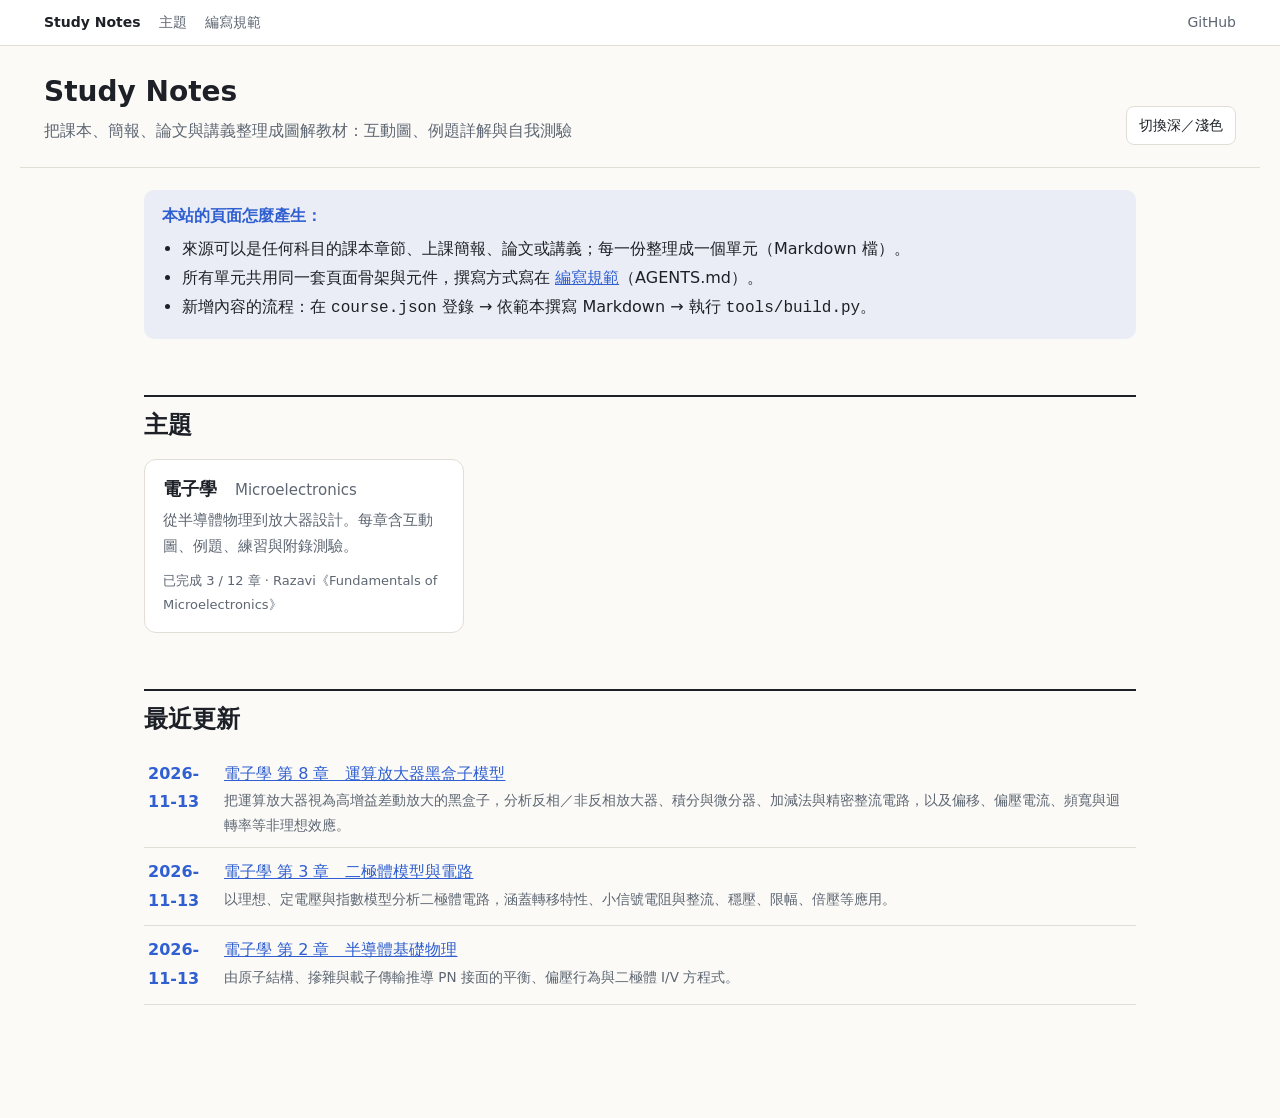
<file: docs/index.html>
<!doctype html>
<html lang="zh-Hant">
<head>
<meta charset="utf-8">
<meta name="viewport" content="width=device-width, initial-scale=1">
<title>Study Notes</title>
<meta name="description" content="把課本、簡報、論文與講義整理成圖解教材：互動圖、例題詳解與自我測驗">
<link rel="stylesheet" href="assets/css/notes.css">
</head>
<body>
<svg width="0" height="0" style="position:absolute" aria-hidden="true">
  <defs>
    <marker id="a-fg" viewBox="0 0 10 10" refX="8.5" refY="5" markerWidth="7" markerHeight="7" orient="auto-start-reverse"><path d="M0,0 L10,5 L0,10 z" class="mk-fg"/></marker>
    <marker id="a-e" viewBox="0 0 10 10" refX="8.5" refY="5" markerWidth="6" markerHeight="6" orient="auto-start-reverse"><path d="M0,0 L10,5 L0,10 z" class="mk-e"/></marker>
    <marker id="a-h" viewBox="0 0 10 10" refX="8.5" refY="5" markerWidth="6" markerHeight="6" orient="auto-start-reverse"><path d="M0,0 L10,5 L0,10 z" class="mk-h"/></marker>
    <marker id="a-acc" viewBox="0 0 10 10" refX="8.5" refY="5" markerWidth="5" markerHeight="5" orient="auto-start-reverse"><path d="M0,0 L10,5 L0,10 z" class="mk-acc"/></marker>
    <marker id="a-mu" viewBox="0 0 10 10" refX="8.5" refY="5" markerWidth="6" markerHeight="6" orient="auto-start-reverse"><path d="M0,0 L10,5 L0,10 z" class="mk-mu"/></marker>
    <marker id="a-pos" viewBox="0 0 10 10" refX="8.5" refY="5" markerWidth="6" markerHeight="6" orient="auto-start-reverse"><path d="M0,0 L10,5 L0,10 z" class="mk-pos"/></marker>
    <marker id="a-neg" viewBox="0 0 10 10" refX="8.5" refY="5" markerWidth="6" markerHeight="6" orient="auto-start-reverse"><path d="M0,0 L10,5 L0,10 z" class="mk-neg"/></marker>
  </defs>
</svg>

<div class="sitebar"><div class="in">
  <a class="brand" href="index.html">Study Notes</a>
  <a href="index.html#courses">主題</a>
  <a href="guide.html">編寫規範</a>
  <span class="sp"></span>
  <a href="https://github.com/Nelson0314/ee-study-notes">GitHub</a>
</div></div>
<header class="top">
  <div>
    <h1>Study Notes</h1>
    <p>把課本、簡報、論文與講義整理成圖解教材：互動圖、例題詳解與自我測驗</p>
  </div>
  <button id="themeBtn" type="button">切換深／淺色</button>
</header>
<div class="page">
<div class="goal"><b>本站的頁面怎麼產生：</b>
<ul>
  <li>來源可以是任何科目的課本章節、上課簡報、論文或講義；每一份整理成一個單元（Markdown 檔）。</li>
  <li>所有單元共用同一套頁面骨架與元件，撰寫方式寫在 <a href="guide.html">編寫規範</a>（AGENTS.md）。</li>
  <li>新增內容的流程：在 <code>course.json</code> 登錄 → 依範本撰寫 Markdown → 執行 <code>tools/build.py</code>。</li>
</ul></div>
<h2 id="courses">主題</h2>
<div class="cards">
<a class="card" href="electronics/index.html">
  <h3>電子學　<small style="color:var(--muted);font-weight:400">Microelectronics</small></h3>
  <p>從半導體物理到放大器設計。每章含互動圖、例題、練習與附錄測驗。</p>
  <div class="meta">已完成 3 / 12 章 · Razavi《Fundamentals of Microelectronics》</div>
</a>
</div>
<h2>最近更新</h2>
<ol class="chlist">
<li><span class="n">2026-11-13</span><span><a href="electronics/ch08.html">電子學 第 8 章　運算放大器黑盒子模型</a><span class="en">把運算放大器視為高增益差動放大的黑盒子，分析反相／非反相放大器、積分與微分器、加減法與精密整流電路，以及偏移、偏壓電流、頻寬與迴轉率等非理想效應。</span></span></li>
<li><span class="n">2026-11-13</span><span><a href="electronics/ch03.html">電子學 第 3 章　二極體模型與電路</a><span class="en">以理想、定電壓與指數模型分析二極體電路，涵蓋轉移特性、小信號電阻與整流、穩壓、限幅、倍壓等應用。</span></span></li>
<li><span class="n">2026-11-13</span><span><a href="electronics/ch02.html">電子學 第 2 章　半導體基礎物理</a><span class="en">由原子結構、摻雜與載子傳輸推導 PN 接面的平衡、偏壓行為與二極體 I/V 方程式。</span></span></li>
</ol>
</div>
<script src="assets/js/core.js"></script>
<script src="assets/js/theme.js"></script>
</body>
</html>
</file>
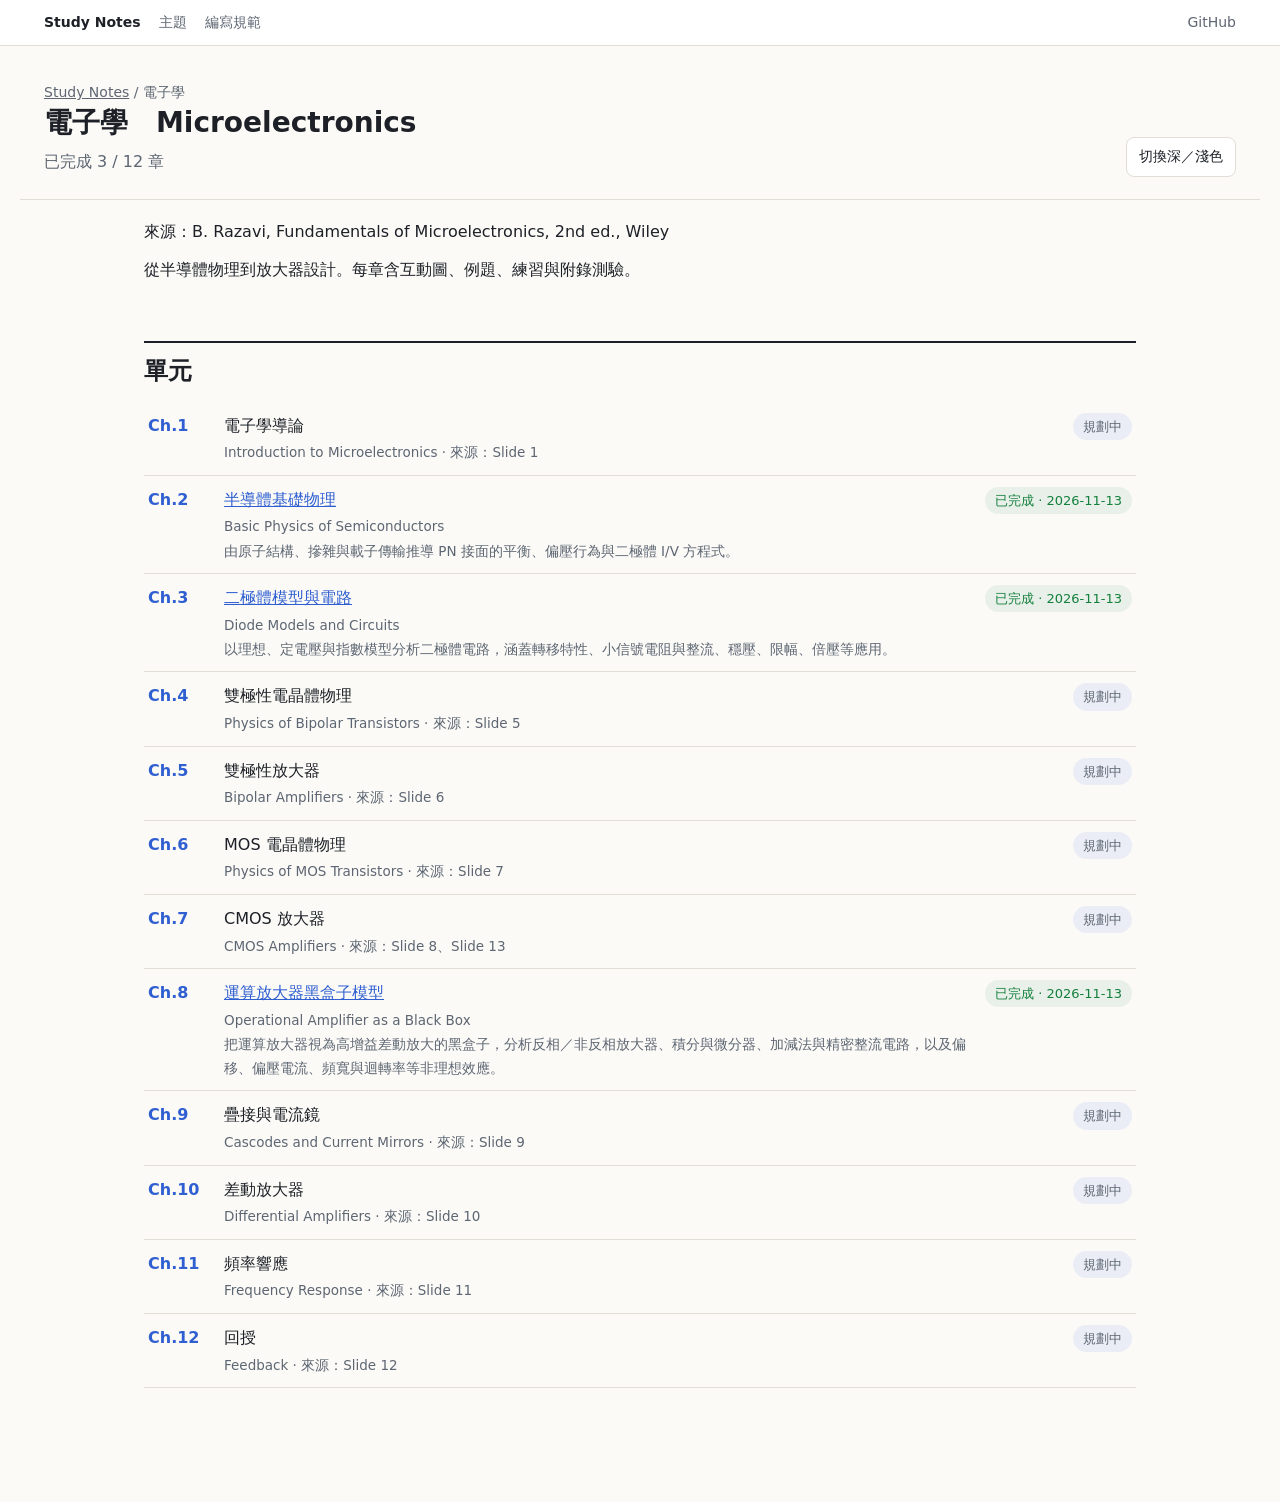
<file: docs/electronics/index.html>
<!doctype html>
<html lang="zh-Hant">
<head>
<meta charset="utf-8">
<meta name="viewport" content="width=device-width, initial-scale=1">
<title>電子學｜Study Notes</title>
<meta name="description" content="從半導體物理到放大器設計。每章含互動圖、例題、練習與附錄測驗。">
<link rel="stylesheet" href="../assets/css/notes.css">
</head>
<body>
<svg width="0" height="0" style="position:absolute" aria-hidden="true">
  <defs>
    <marker id="a-fg" viewBox="0 0 10 10" refX="8.5" refY="5" markerWidth="7" markerHeight="7" orient="auto-start-reverse"><path d="M0,0 L10,5 L0,10 z" class="mk-fg"/></marker>
    <marker id="a-e" viewBox="0 0 10 10" refX="8.5" refY="5" markerWidth="6" markerHeight="6" orient="auto-start-reverse"><path d="M0,0 L10,5 L0,10 z" class="mk-e"/></marker>
    <marker id="a-h" viewBox="0 0 10 10" refX="8.5" refY="5" markerWidth="6" markerHeight="6" orient="auto-start-reverse"><path d="M0,0 L10,5 L0,10 z" class="mk-h"/></marker>
    <marker id="a-acc" viewBox="0 0 10 10" refX="8.5" refY="5" markerWidth="5" markerHeight="5" orient="auto-start-reverse"><path d="M0,0 L10,5 L0,10 z" class="mk-acc"/></marker>
    <marker id="a-mu" viewBox="0 0 10 10" refX="8.5" refY="5" markerWidth="6" markerHeight="6" orient="auto-start-reverse"><path d="M0,0 L10,5 L0,10 z" class="mk-mu"/></marker>
    <marker id="a-pos" viewBox="0 0 10 10" refX="8.5" refY="5" markerWidth="6" markerHeight="6" orient="auto-start-reverse"><path d="M0,0 L10,5 L0,10 z" class="mk-pos"/></marker>
    <marker id="a-neg" viewBox="0 0 10 10" refX="8.5" refY="5" markerWidth="6" markerHeight="6" orient="auto-start-reverse"><path d="M0,0 L10,5 L0,10 z" class="mk-neg"/></marker>
  </defs>
</svg>

<div class="sitebar"><div class="in">
  <a class="brand" href="../index.html">Study Notes</a>
  <a href="../index.html#courses">主題</a>
  <a href="../guide.html">編寫規範</a>
  <span class="sp"></span>
  <a href="https://github.com/Nelson0314/ee-study-notes">GitHub</a>
</div></div>
<header class="top">
  <div>
    <p class="crumb"><a href="../index.html">Study Notes</a> / 電子學</p>
    <h1>電子學　Microelectronics</h1>
    <p>已完成 3 / 12 章</p>
  </div>
  <button id="themeBtn" type="button">切換深／淺色</button>
</header>
<div class="page">
<p>來源：B. Razavi, Fundamentals of Microelectronics, 2nd ed., Wiley</p>
<p>從半導體物理到放大器設計。每章含互動圖、例題、練習與附錄測驗。</p>
<h2>單元</h2>
<ol class="chlist">
<li><span class="n">Ch.1</span><span>電子學導論<span class="en">Introduction to Microelectronics · 來源：Slide 1</span></span><span class="st planned">規劃中</span></li>
<li><span class="n">Ch.2</span><span><a href="ch02.html">半導體基礎物理</a><span class="en">Basic Physics of Semiconductors</span><span class="en">由原子結構、摻雜與載子傳輸推導 PN 接面的平衡、偏壓行為與二極體 I/V 方程式。</span></span><span class="st done">已完成 · 2026-11-13</span></li>
<li><span class="n">Ch.3</span><span><a href="ch03.html">二極體模型與電路</a><span class="en">Diode Models and Circuits</span><span class="en">以理想、定電壓與指數模型分析二極體電路，涵蓋轉移特性、小信號電阻與整流、穩壓、限幅、倍壓等應用。</span></span><span class="st done">已完成 · 2026-11-13</span></li>
<li><span class="n">Ch.4</span><span>雙極性電晶體物理<span class="en">Physics of Bipolar Transistors · 來源：Slide 5</span></span><span class="st planned">規劃中</span></li>
<li><span class="n">Ch.5</span><span>雙極性放大器<span class="en">Bipolar Amplifiers · 來源：Slide 6</span></span><span class="st planned">規劃中</span></li>
<li><span class="n">Ch.6</span><span>MOS 電晶體物理<span class="en">Physics of MOS Transistors · 來源：Slide 7</span></span><span class="st planned">規劃中</span></li>
<li><span class="n">Ch.7</span><span>CMOS 放大器<span class="en">CMOS Amplifiers · 來源：Slide 8、Slide 13</span></span><span class="st planned">規劃中</span></li>
<li><span class="n">Ch.8</span><span><a href="ch08.html">運算放大器黑盒子模型</a><span class="en">Operational Amplifier as a Black Box</span><span class="en">把運算放大器視為高增益差動放大的黑盒子，分析反相／非反相放大器、積分與微分器、加減法與精密整流電路，以及偏移、偏壓電流、頻寬與迴轉率等非理想效應。</span></span><span class="st done">已完成 · 2026-11-13</span></li>
<li><span class="n">Ch.9</span><span>疊接與電流鏡<span class="en">Cascodes and Current Mirrors · 來源：Slide 9</span></span><span class="st planned">規劃中</span></li>
<li><span class="n">Ch.10</span><span>差動放大器<span class="en">Differential Amplifiers · 來源：Slide 10</span></span><span class="st planned">規劃中</span></li>
<li><span class="n">Ch.11</span><span>頻率響應<span class="en">Frequency Response · 來源：Slide 11</span></span><span class="st planned">規劃中</span></li>
<li><span class="n">Ch.12</span><span>回授<span class="en">Feedback · 來源：Slide 12</span></span><span class="st planned">規劃中</span></li>
</ol>
</div>
<script src="../assets/js/core.js"></script>
<script src="../assets/js/theme.js"></script>
</body>
</html>
</file>
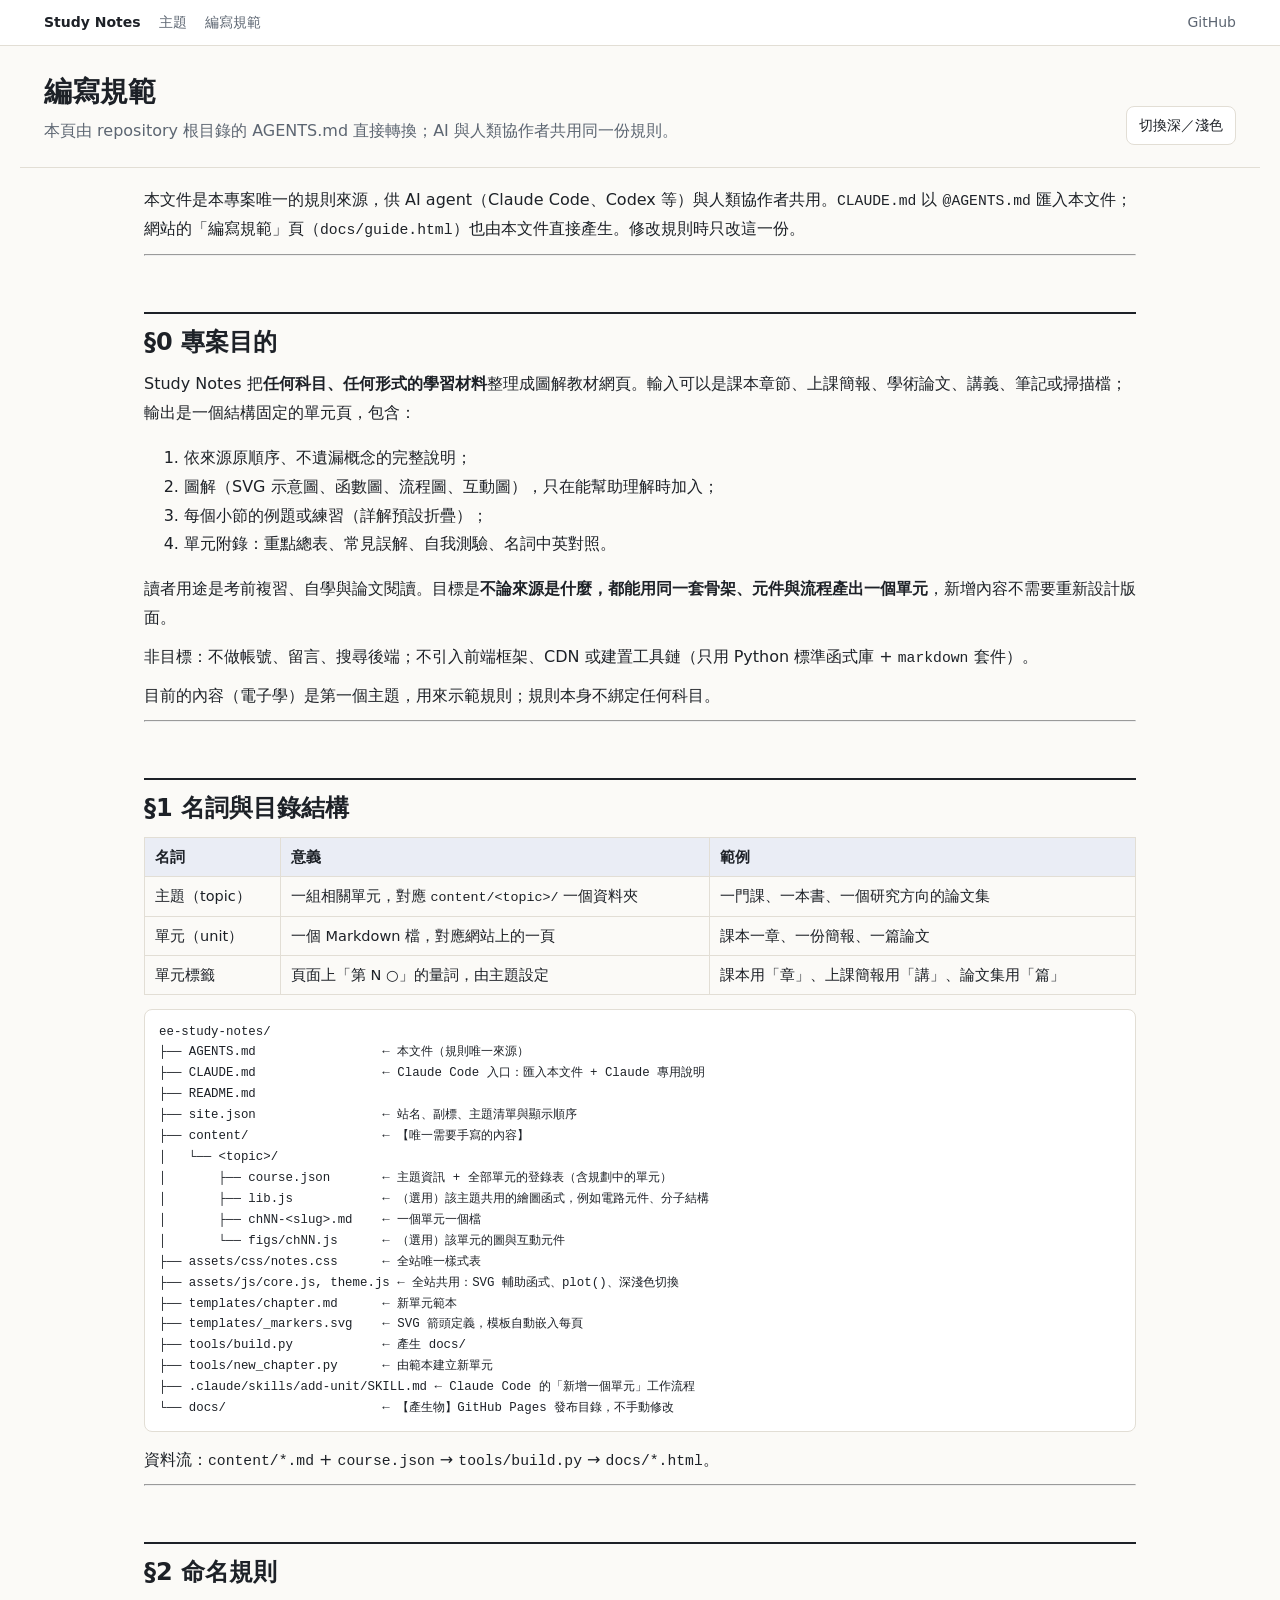
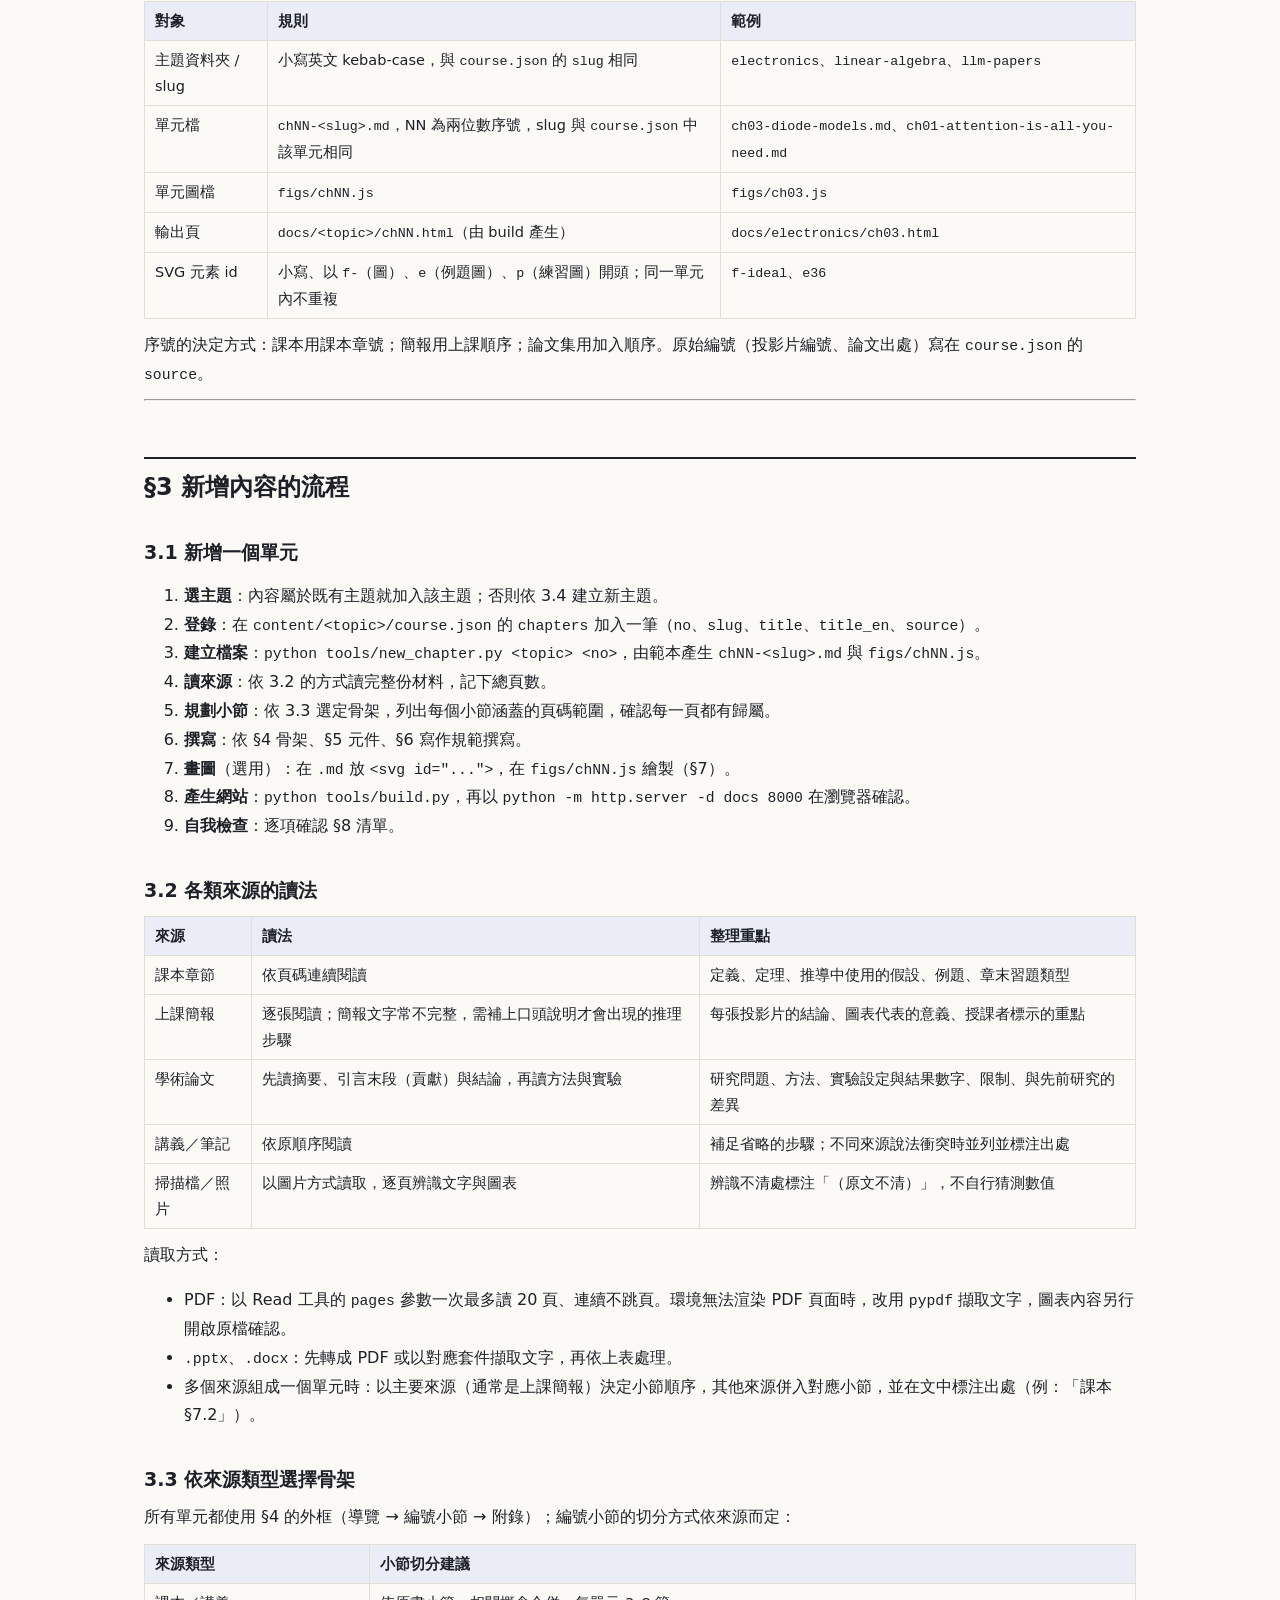
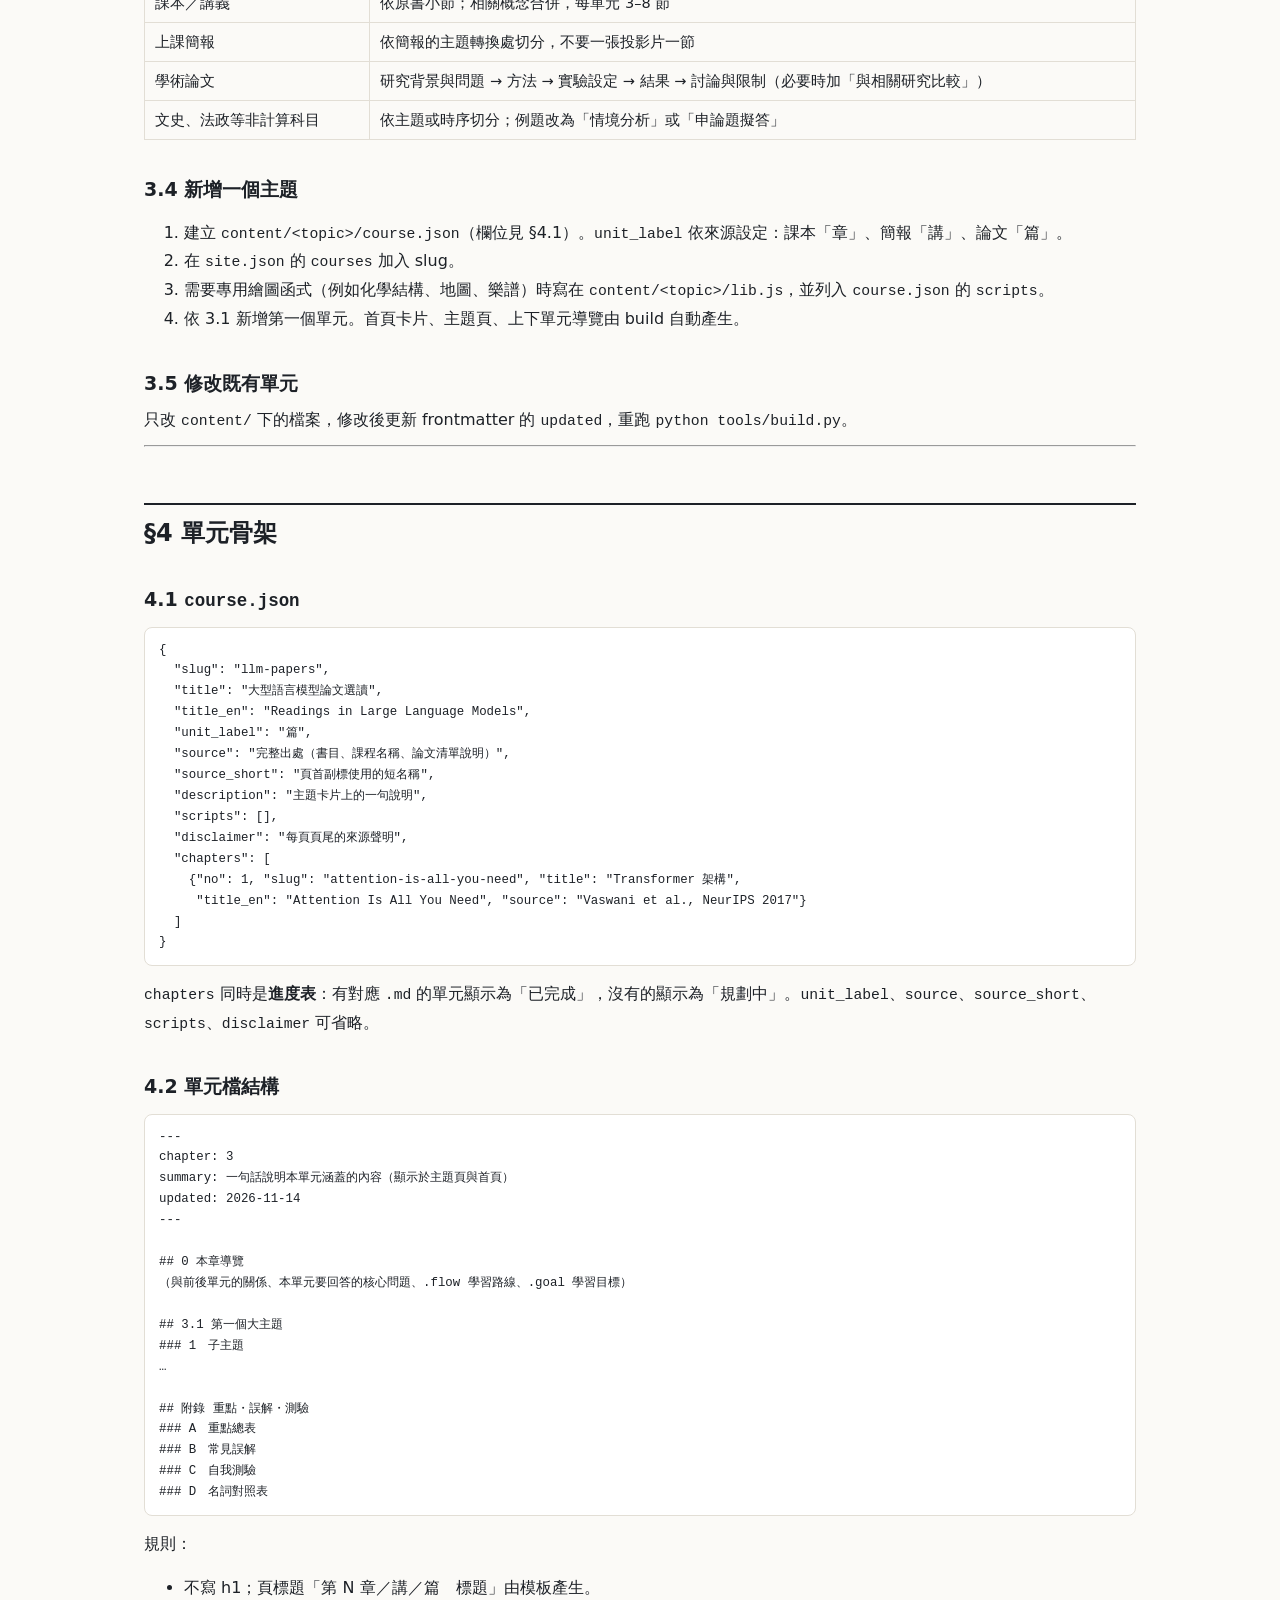
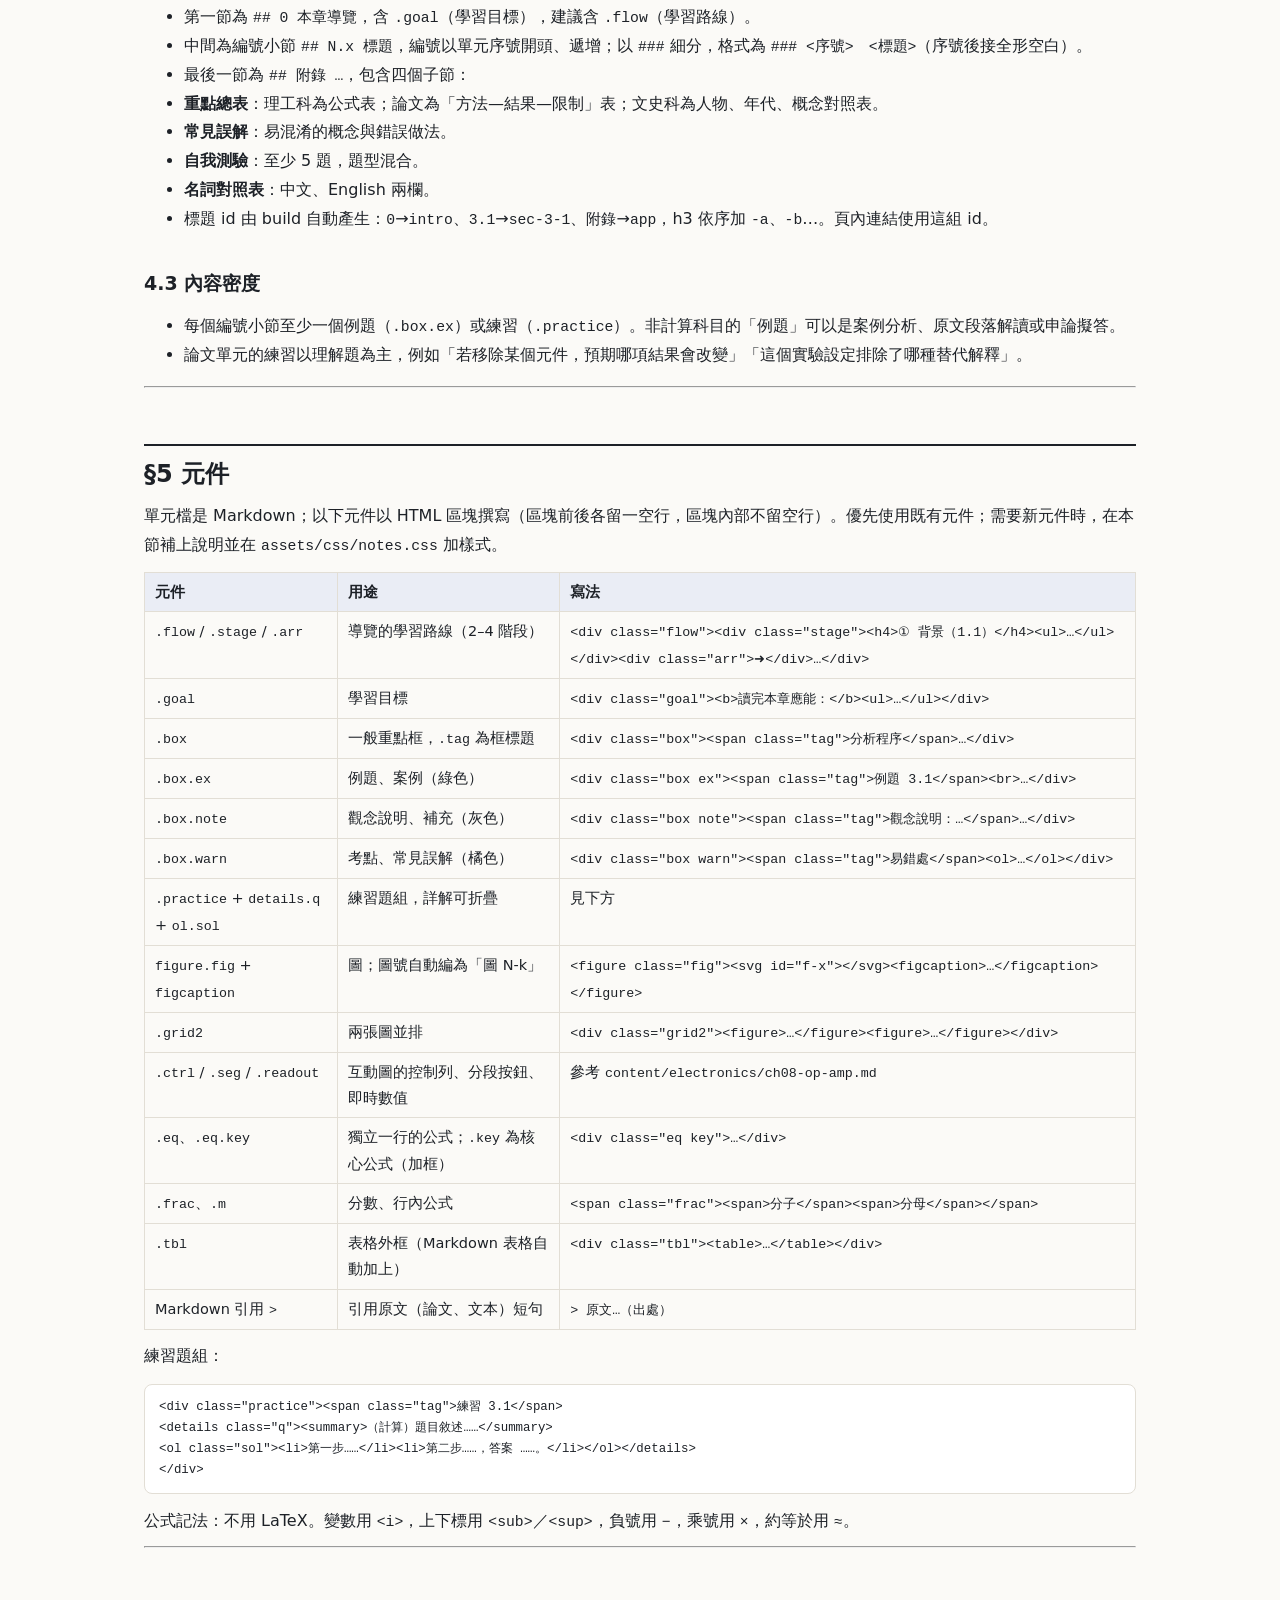
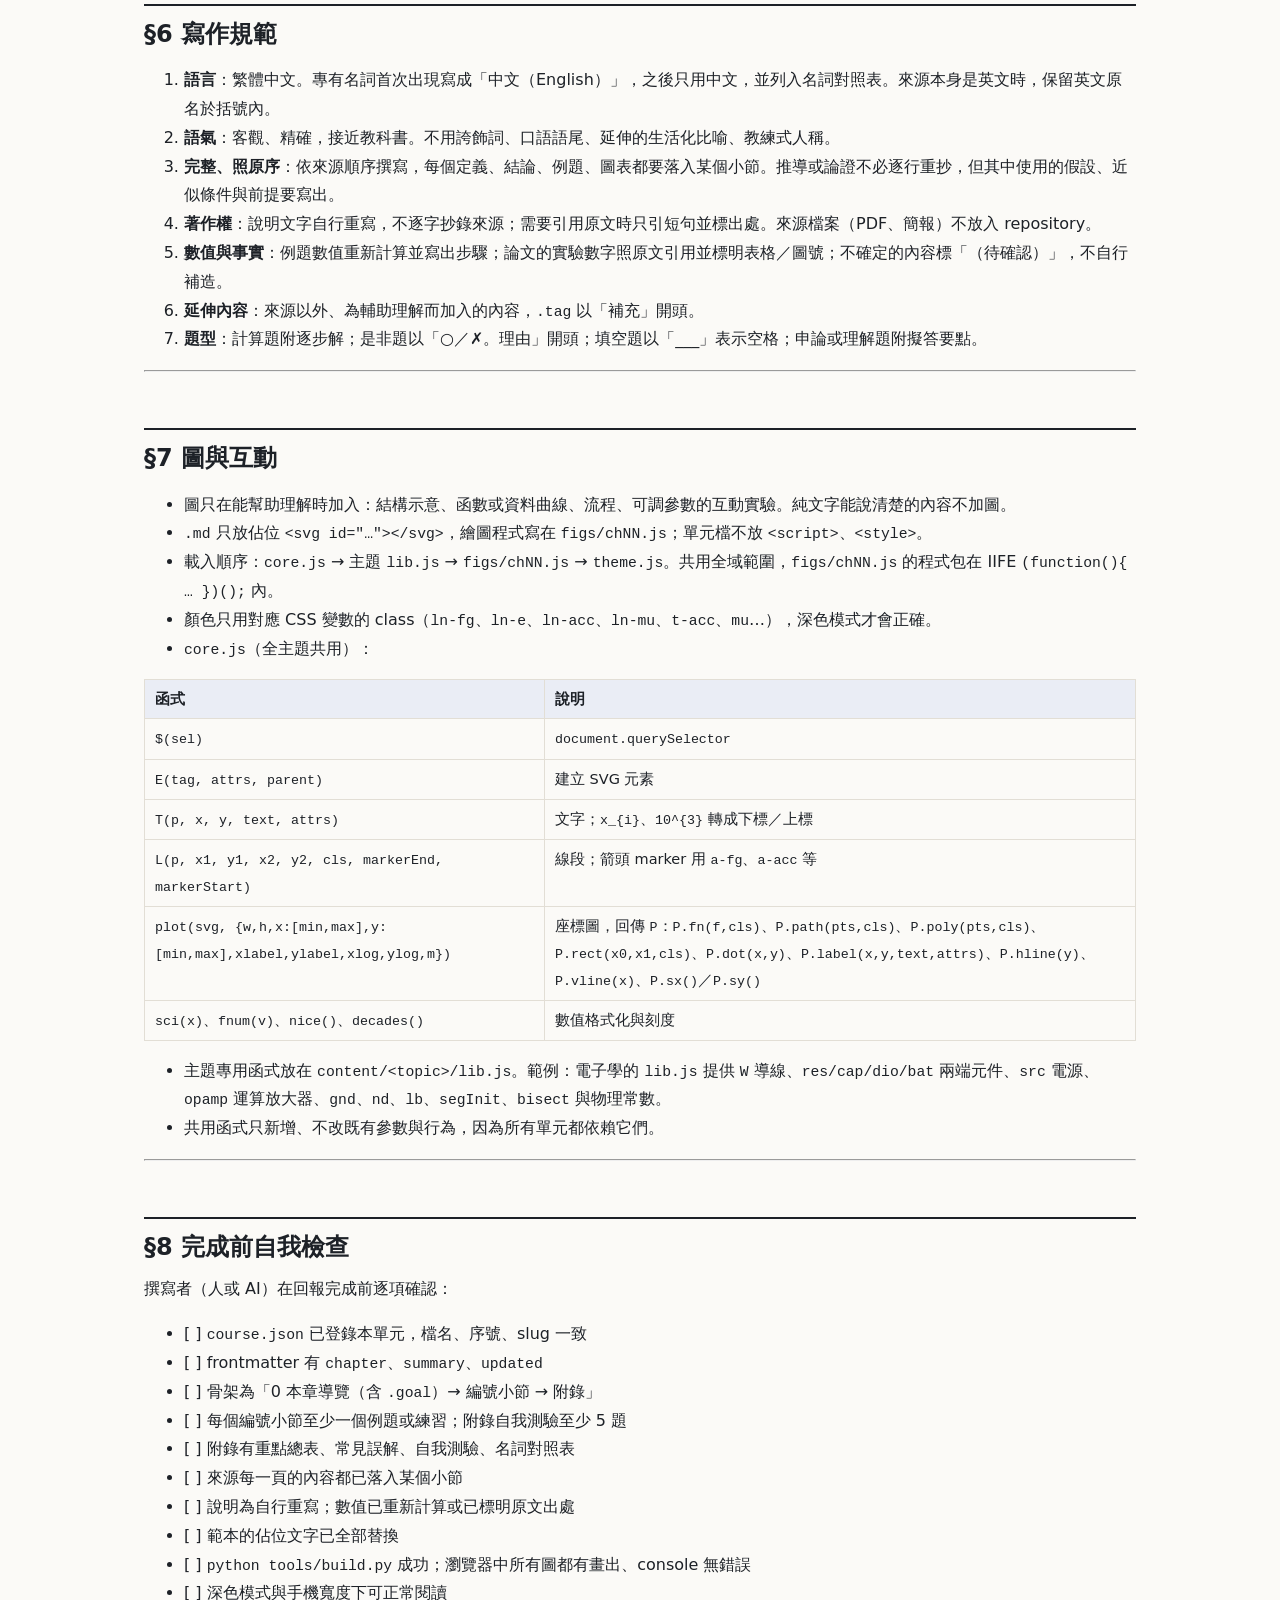
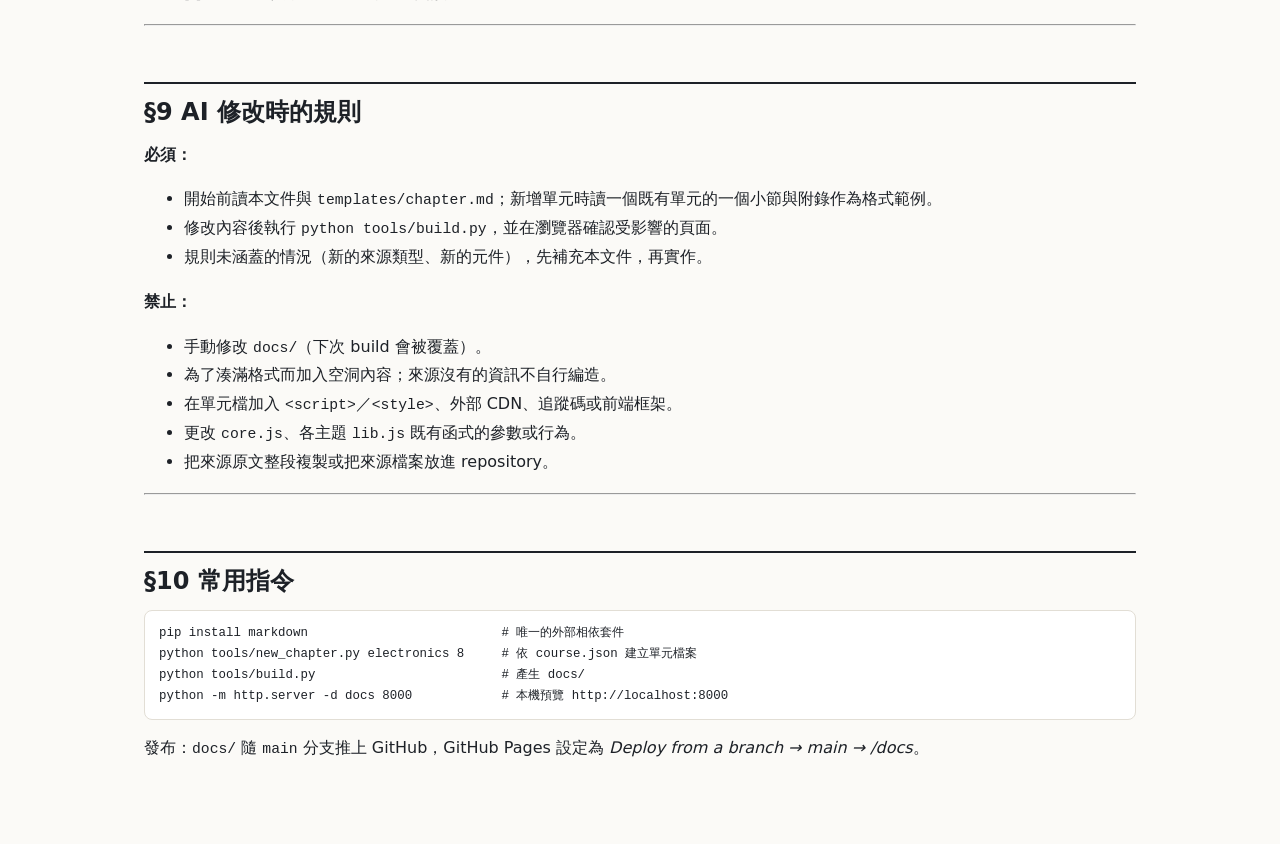
<file: docs/guide.html>
<!doctype html>
<html lang="zh-Hant">
<head>
<meta charset="utf-8">
<meta name="viewport" content="width=device-width, initial-scale=1">
<title>編寫規範｜Study Notes</title>
<meta name="description" content="本站的專案規則（AGENTS.md）">
<link rel="stylesheet" href="assets/css/notes.css">
</head>
<body>
<svg width="0" height="0" style="position:absolute" aria-hidden="true">
  <defs>
    <marker id="a-fg" viewBox="0 0 10 10" refX="8.5" refY="5" markerWidth="7" markerHeight="7" orient="auto-start-reverse"><path d="M0,0 L10,5 L0,10 z" class="mk-fg"/></marker>
    <marker id="a-e" viewBox="0 0 10 10" refX="8.5" refY="5" markerWidth="6" markerHeight="6" orient="auto-start-reverse"><path d="M0,0 L10,5 L0,10 z" class="mk-e"/></marker>
    <marker id="a-h" viewBox="0 0 10 10" refX="8.5" refY="5" markerWidth="6" markerHeight="6" orient="auto-start-reverse"><path d="M0,0 L10,5 L0,10 z" class="mk-h"/></marker>
    <marker id="a-acc" viewBox="0 0 10 10" refX="8.5" refY="5" markerWidth="5" markerHeight="5" orient="auto-start-reverse"><path d="M0,0 L10,5 L0,10 z" class="mk-acc"/></marker>
    <marker id="a-mu" viewBox="0 0 10 10" refX="8.5" refY="5" markerWidth="6" markerHeight="6" orient="auto-start-reverse"><path d="M0,0 L10,5 L0,10 z" class="mk-mu"/></marker>
    <marker id="a-pos" viewBox="0 0 10 10" refX="8.5" refY="5" markerWidth="6" markerHeight="6" orient="auto-start-reverse"><path d="M0,0 L10,5 L0,10 z" class="mk-pos"/></marker>
    <marker id="a-neg" viewBox="0 0 10 10" refX="8.5" refY="5" markerWidth="6" markerHeight="6" orient="auto-start-reverse"><path d="M0,0 L10,5 L0,10 z" class="mk-neg"/></marker>
  </defs>
</svg>

<div class="sitebar"><div class="in">
  <a class="brand" href="index.html">Study Notes</a>
  <a href="index.html#courses">主題</a>
  <a href="guide.html">編寫規範</a>
  <span class="sp"></span>
  <a href="https://github.com/Nelson0314/ee-study-notes">GitHub</a>
</div></div>
<header class="top">
  <div>
    <h1>編寫規範</h1>
    <p>本頁由 repository 根目錄的 AGENTS.md 直接轉換；AI 與人類協作者共用同一份規則。</p>
  </div>
  <button id="themeBtn" type="button">切換深／淺色</button>
</header>
<div class="page doc">

<p>本文件是本專案唯一的規則來源，供 AI agent（Claude Code、Codex 等）與人類協作者共用。<code>CLAUDE.md</code> 以 <code>@AGENTS.md</code> 匯入本文件；網站的「編寫規範」頁（<code>docs/guide.html</code>）也由本文件直接產生。修改規則時只改這一份。</p>
<hr />
<h2 id="0">§0 專案目的</h2>
<p>Study Notes 把<strong>任何科目、任何形式的學習材料</strong>整理成圖解教材網頁。輸入可以是課本章節、上課簡報、學術論文、講義、筆記或掃描檔；輸出是一個結構固定的單元頁，包含：</p>
<ol>
<li>依來源原順序、不遺漏概念的完整說明；</li>
<li>圖解（SVG 示意圖、函數圖、流程圖、互動圖），只在能幫助理解時加入；</li>
<li>每個小節的例題或練習（詳解預設折疊）；</li>
<li>單元附錄：重點總表、常見誤解、自我測驗、名詞中英對照。</li>
</ol>
<p>讀者用途是考前複習、自學與論文閱讀。目標是<strong>不論來源是什麼，都能用同一套骨架、元件與流程產出一個單元</strong>，新增內容不需要重新設計版面。</p>
<p>非目標：不做帳號、留言、搜尋後端；不引入前端框架、CDN 或建置工具鏈（只用 Python 標準函式庫 + <code>markdown</code> 套件）。</p>
<p>目前的內容（電子學）是第一個主題，用來示範規則；規則本身不綁定任何科目。</p>
<hr />
<h2 id="1">§1 名詞與目錄結構</h2>
<table>
<thead>
<tr>
<th>名詞</th>
<th>意義</th>
<th>範例</th>
</tr>
</thead>
<tbody>
<tr>
<td>主題（topic）</td>
<td>一組相關單元，對應 <code>content/&lt;topic&gt;/</code> 一個資料夾</td>
<td>一門課、一本書、一個研究方向的論文集</td>
</tr>
<tr>
<td>單元（unit）</td>
<td>一個 Markdown 檔，對應網站上的一頁</td>
<td>課本一章、一份簡報、一篇論文</td>
</tr>
<tr>
<td>單元標籤</td>
<td>頁面上「第 N ○」的量詞，由主題設定</td>
<td>課本用「章」、上課簡報用「講」、論文集用「篇」</td>
</tr>
</tbody>
</table>
<pre><code>ee-study-notes/
├── AGENTS.md                 ← 本文件（規則唯一來源）
├── CLAUDE.md                 ← Claude Code 入口：匯入本文件 + Claude 專用說明
├── README.md
├── site.json                 ← 站名、副標、主題清單與顯示順序
├── content/                  ← 【唯一需要手寫的內容】
│   └── &lt;topic&gt;/
│       ├── course.json       ← 主題資訊 + 全部單元的登錄表（含規劃中的單元）
│       ├── lib.js            ← （選用）該主題共用的繪圖函式，例如電路元件、分子結構
│       ├── chNN-&lt;slug&gt;.md    ← 一個單元一個檔
│       └── figs/chNN.js      ← （選用）該單元的圖與互動元件
├── assets/css/notes.css      ← 全站唯一樣式表
├── assets/js/core.js, theme.js ← 全站共用：SVG 輔助函式、plot()、深淺色切換
├── templates/chapter.md      ← 新單元範本
├── templates/_markers.svg    ← SVG 箭頭定義，模板自動嵌入每頁
├── tools/build.py            ← 產生 docs/
├── tools/new_chapter.py      ← 由範本建立新單元
├── .claude/skills/add-unit/SKILL.md ← Claude Code 的「新增一個單元」工作流程
└── docs/                     ← 【產生物】GitHub Pages 發布目錄，不手動修改
</code></pre>
<p>資料流：<code>content/*.md</code> + <code>course.json</code> → <code>tools/build.py</code> → <code>docs/*.html</code>。</p>
<hr />
<h2 id="2">§2 命名規則</h2>
<table>
<thead>
<tr>
<th>對象</th>
<th>規則</th>
<th>範例</th>
</tr>
</thead>
<tbody>
<tr>
<td>主題資料夾 / slug</td>
<td>小寫英文 kebab-case，與 <code>course.json</code> 的 <code>slug</code> 相同</td>
<td><code>electronics</code>、<code>linear-algebra</code>、<code>llm-papers</code></td>
</tr>
<tr>
<td>單元檔</td>
<td><code>chNN-&lt;slug&gt;.md</code>，NN 為兩位數序號，slug 與 <code>course.json</code> 中該單元相同</td>
<td><code>ch03-diode-models.md</code>、<code>ch01-attention-is-all-you-need.md</code></td>
</tr>
<tr>
<td>單元圖檔</td>
<td><code>figs/chNN.js</code></td>
<td><code>figs/ch03.js</code></td>
</tr>
<tr>
<td>輸出頁</td>
<td><code>docs/&lt;topic&gt;/chNN.html</code>（由 build 產生）</td>
<td><code>docs/electronics/ch03.html</code></td>
</tr>
<tr>
<td>SVG 元素 id</td>
<td>小寫、以 <code>f-</code>（圖）、<code>e</code>（例題圖）、<code>p</code>（練習圖）開頭；同一單元內不重複</td>
<td><code>f-ideal</code>、<code>e36</code></td>
</tr>
</tbody>
</table>
<p>序號的決定方式：課本用課本章號；簡報用上課順序；論文集用加入順序。原始編號（投影片編號、論文出處）寫在 <code>course.json</code> 的 <code>source</code>。</p>
<hr />
<h2 id="3">§3 新增內容的流程</h2>
<h3 id="31">3.1 新增一個單元</h3>
<ol>
<li><strong>選主題</strong>：內容屬於既有主題就加入該主題；否則依 3.4 建立新主題。</li>
<li><strong>登錄</strong>：在 <code>content/&lt;topic&gt;/course.json</code> 的 <code>chapters</code> 加入一筆（<code>no</code>、<code>slug</code>、<code>title</code>、<code>title_en</code>、<code>source</code>）。</li>
<li><strong>建立檔案</strong>：<code>python tools/new_chapter.py &lt;topic&gt; &lt;no&gt;</code>，由範本產生 <code>chNN-&lt;slug&gt;.md</code> 與 <code>figs/chNN.js</code>。</li>
<li><strong>讀來源</strong>：依 3.2 的方式讀完整份材料，記下總頁數。</li>
<li><strong>規劃小節</strong>：依 3.3 選定骨架，列出每個小節涵蓋的頁碼範圍，確認每一頁都有歸屬。</li>
<li><strong>撰寫</strong>：依 §4 骨架、§5 元件、§6 寫作規範撰寫。</li>
<li><strong>畫圖</strong>（選用）：在 <code>.md</code> 放 <code>&lt;svg id="..."&gt;</code>，在 <code>figs/chNN.js</code> 繪製（§7）。</li>
<li><strong>產生網站</strong>：<code>python tools/build.py</code>，再以 <code>python -m http.server -d docs 8000</code> 在瀏覽器確認。</li>
<li><strong>自我檢查</strong>：逐項確認 §8 清單。</li>
</ol>
<h3 id="32">3.2 各類來源的讀法</h3>
<table>
<thead>
<tr>
<th>來源</th>
<th>讀法</th>
<th>整理重點</th>
</tr>
</thead>
<tbody>
<tr>
<td>課本章節</td>
<td>依頁碼連續閱讀</td>
<td>定義、定理、推導中使用的假設、例題、章末習題類型</td>
</tr>
<tr>
<td>上課簡報</td>
<td>逐張閱讀；簡報文字常不完整，需補上口頭說明才會出現的推理步驟</td>
<td>每張投影片的結論、圖表代表的意義、授課者標示的重點</td>
</tr>
<tr>
<td>學術論文</td>
<td>先讀摘要、引言末段（貢獻）與結論，再讀方法與實驗</td>
<td>研究問題、方法、實驗設定與結果數字、限制、與先前研究的差異</td>
</tr>
<tr>
<td>講義／筆記</td>
<td>依原順序閱讀</td>
<td>補足省略的步驟；不同來源說法衝突時並列並標注出處</td>
</tr>
<tr>
<td>掃描檔／照片</td>
<td>以圖片方式讀取，逐頁辨識文字與圖表</td>
<td>辨識不清處標注「（原文不清）」，不自行猜測數值</td>
</tr>
</tbody>
</table>
<p>讀取方式：</p>
<ul>
<li>PDF：以 Read 工具的 <code>pages</code> 參數一次最多讀 20 頁、連續不跳頁。環境無法渲染 PDF 頁面時，改用 <code>pypdf</code> 擷取文字，圖表內容另行開啟原檔確認。</li>
<li><code>.pptx</code>、<code>.docx</code>：先轉成 PDF 或以對應套件擷取文字，再依上表處理。</li>
<li>多個來源組成一個單元時：以主要來源（通常是上課簡報）決定小節順序，其他來源併入對應小節，並在文中標注出處（例：「課本 §7.2」）。</li>
</ul>
<h3 id="33">3.3 依來源類型選擇骨架</h3>
<p>所有單元都使用 §4 的外框（導覽 → 編號小節 → 附錄）；編號小節的切分方式依來源而定：</p>
<table>
<thead>
<tr>
<th>來源類型</th>
<th>小節切分建議</th>
</tr>
</thead>
<tbody>
<tr>
<td>課本／講義</td>
<td>依原書小節；相關概念合併，每單元 3–8 節</td>
</tr>
<tr>
<td>上課簡報</td>
<td>依簡報的主題轉換處切分，不要一張投影片一節</td>
</tr>
<tr>
<td>學術論文</td>
<td>研究背景與問題 → 方法 → 實驗設定 → 結果 → 討論與限制（必要時加「與相關研究比較」）</td>
</tr>
<tr>
<td>文史、法政等非計算科目</td>
<td>依主題或時序切分；例題改為「情境分析」或「申論題擬答」</td>
</tr>
</tbody>
</table>
<h3 id="34">3.4 新增一個主題</h3>
<ol>
<li>建立 <code>content/&lt;topic&gt;/course.json</code>（欄位見 §4.1）。<code>unit_label</code> 依來源設定：課本「章」、簡報「講」、論文「篇」。</li>
<li>在 <code>site.json</code> 的 <code>courses</code> 加入 slug。</li>
<li>需要專用繪圖函式（例如化學結構、地圖、樂譜）時寫在 <code>content/&lt;topic&gt;/lib.js</code>，並列入 <code>course.json</code> 的 <code>scripts</code>。</li>
<li>依 3.1 新增第一個單元。首頁卡片、主題頁、上下單元導覽由 build 自動產生。</li>
</ol>
<h3 id="35">3.5 修改既有單元</h3>
<p>只改 <code>content/</code> 下的檔案，修改後更新 frontmatter 的 <code>updated</code>，重跑 <code>python tools/build.py</code>。</p>
<hr />
<h2 id="4">§4 單元骨架</h2>
<h3 id="41-coursejson">4.1 <code>course.json</code></h3>
<pre><code class="language-json">{
  &quot;slug&quot;: &quot;llm-papers&quot;,
  &quot;title&quot;: &quot;大型語言模型論文選讀&quot;,
  &quot;title_en&quot;: &quot;Readings in Large Language Models&quot;,
  &quot;unit_label&quot;: &quot;篇&quot;,
  &quot;source&quot;: &quot;完整出處（書目、課程名稱、論文清單說明）&quot;,
  &quot;source_short&quot;: &quot;頁首副標使用的短名稱&quot;,
  &quot;description&quot;: &quot;主題卡片上的一句說明&quot;,
  &quot;scripts&quot;: [],
  &quot;disclaimer&quot;: &quot;每頁頁尾的來源聲明&quot;,
  &quot;chapters&quot;: [
    {&quot;no&quot;: 1, &quot;slug&quot;: &quot;attention-is-all-you-need&quot;, &quot;title&quot;: &quot;Transformer 架構&quot;,
     &quot;title_en&quot;: &quot;Attention Is All You Need&quot;, &quot;source&quot;: &quot;Vaswani et al., NeurIPS 2017&quot;}
  ]
}
</code></pre>
<p><code>chapters</code> 同時是<strong>進度表</strong>：有對應 <code>.md</code> 的單元顯示為「已完成」，沒有的顯示為「規劃中」。<code>unit_label</code>、<code>source</code>、<code>source_short</code>、<code>scripts</code>、<code>disclaimer</code> 可省略。</p>
<h3 id="42">4.2 單元檔結構</h3>
<pre><code class="language-markdown">---
chapter: 3
summary: 一句話說明本單元涵蓋的內容（顯示於主題頁與首頁）
updated: 2026-11-14
---

## 0 本章導覽
（與前後單元的關係、本單元要回答的核心問題、.flow 學習路線、.goal 學習目標）

## 3.1 第一個大主題
### 1　子主題
…

## 附錄 重點・誤解・測驗
### A　重點總表
### B　常見誤解
### C　自我測驗
### D　名詞對照表
</code></pre>
<p>規則：</p>
<ul>
<li>不寫 h1；頁標題「第 N 章／講／篇　標題」由模板產生。</li>
<li>第一節為 <code>## 0 本章導覽</code>，含 <code>.goal</code>（學習目標），建議含 <code>.flow</code>（學習路線）。</li>
<li>中間為編號小節 <code>## N.x 標題</code>，編號以單元序號開頭、遞增；以 <code>###</code> 細分，格式為 <code>### &lt;序號&gt;　&lt;標題&gt;</code>（序號後接全形空白）。</li>
<li>最後一節為 <code>## 附錄 …</code>，包含四個子節：</li>
<li><strong>重點總表</strong>：理工科為公式表；論文為「方法—結果—限制」表；文史科為人物、年代、概念對照表。</li>
<li><strong>常見誤解</strong>：易混淆的概念與錯誤做法。</li>
<li><strong>自我測驗</strong>：至少 5 題，題型混合。</li>
<li><strong>名詞對照表</strong>：中文、English 兩欄。</li>
<li>標題 id 由 build 自動產生：<code>0</code>→<code>intro</code>、<code>3.1</code>→<code>sec-3-1</code>、<code>附錄</code>→<code>app</code>，h3 依序加 <code>-a</code>、<code>-b</code>…。頁內連結使用這組 id。</li>
</ul>
<h3 id="43">4.3 內容密度</h3>
<ul>
<li>每個編號小節至少一個例題（<code>.box.ex</code>）或練習（<code>.practice</code>）。非計算科目的「例題」可以是案例分析、原文段落解讀或申論擬答。</li>
<li>論文單元的練習以理解題為主，例如「若移除某個元件，預期哪項結果會改變」「這個實驗設定排除了哪種替代解釋」。</li>
</ul>
<hr />
<h2 id="5">§5 元件</h2>
<p>單元檔是 Markdown；以下元件以 HTML 區塊撰寫（區塊前後各留一空行，區塊內部不留空行）。優先使用既有元件；需要新元件時，在本節補上說明並在 <code>assets/css/notes.css</code> 加樣式。</p>
<table>
<thead>
<tr>
<th>元件</th>
<th>用途</th>
<th>寫法</th>
</tr>
</thead>
<tbody>
<tr>
<td><code>.flow</code> / <code>.stage</code> / <code>.arr</code></td>
<td>導覽的學習路線（2–4 階段）</td>
<td><code>&lt;div class="flow"&gt;&lt;div class="stage"&gt;&lt;h4&gt;① 背景（1.1）&lt;/h4&gt;&lt;ul&gt;…&lt;/ul&gt;&lt;/div&gt;&lt;div class="arr"&gt;➜&lt;/div&gt;…&lt;/div&gt;</code></td>
</tr>
<tr>
<td><code>.goal</code></td>
<td>學習目標</td>
<td><code>&lt;div class="goal"&gt;&lt;b&gt;讀完本章應能：&lt;/b&gt;&lt;ul&gt;…&lt;/ul&gt;&lt;/div&gt;</code></td>
</tr>
<tr>
<td><code>.box</code></td>
<td>一般重點框，<code>.tag</code> 為框標題</td>
<td><code>&lt;div class="box"&gt;&lt;span class="tag"&gt;分析程序&lt;/span&gt;…&lt;/div&gt;</code></td>
</tr>
<tr>
<td><code>.box.ex</code></td>
<td>例題、案例（綠色）</td>
<td><code>&lt;div class="box ex"&gt;&lt;span class="tag"&gt;例題 3.1&lt;/span&gt;&lt;br&gt;…&lt;/div&gt;</code></td>
</tr>
<tr>
<td><code>.box.note</code></td>
<td>觀念說明、補充（灰色）</td>
<td><code>&lt;div class="box note"&gt;&lt;span class="tag"&gt;觀念說明：…&lt;/span&gt;…&lt;/div&gt;</code></td>
</tr>
<tr>
<td><code>.box.warn</code></td>
<td>考點、常見誤解（橘色）</td>
<td><code>&lt;div class="box warn"&gt;&lt;span class="tag"&gt;易錯處&lt;/span&gt;&lt;ol&gt;…&lt;/ol&gt;&lt;/div&gt;</code></td>
</tr>
<tr>
<td><code>.practice</code> + <code>details.q</code> + <code>ol.sol</code></td>
<td>練習題組，詳解可折疊</td>
<td>見下方</td>
</tr>
<tr>
<td><code>figure.fig</code> + <code>figcaption</code></td>
<td>圖；圖號自動編為「圖 N-k」</td>
<td><code>&lt;figure class="fig"&gt;&lt;svg id="f-x"&gt;&lt;/svg&gt;&lt;figcaption&gt;…&lt;/figcaption&gt;&lt;/figure&gt;</code></td>
</tr>
<tr>
<td><code>.grid2</code></td>
<td>兩張圖並排</td>
<td><code>&lt;div class="grid2"&gt;&lt;figure&gt;…&lt;/figure&gt;&lt;figure&gt;…&lt;/figure&gt;&lt;/div&gt;</code></td>
</tr>
<tr>
<td><code>.ctrl</code> / <code>.seg</code> / <code>.readout</code></td>
<td>互動圖的控制列、分段按鈕、即時數值</td>
<td>參考 <code>content/electronics/ch08-op-amp.md</code></td>
</tr>
<tr>
<td><code>.eq</code>、<code>.eq.key</code></td>
<td>獨立一行的公式；<code>.key</code> 為核心公式（加框）</td>
<td><code>&lt;div class="eq key"&gt;…&lt;/div&gt;</code></td>
</tr>
<tr>
<td><code>.frac</code>、<code>.m</code></td>
<td>分數、行內公式</td>
<td><code>&lt;span class="frac"&gt;&lt;span&gt;分子&lt;/span&gt;&lt;span&gt;分母&lt;/span&gt;&lt;/span&gt;</code></td>
</tr>
<tr>
<td><code>.tbl</code></td>
<td>表格外框（Markdown 表格自動加上）</td>
<td><code>&lt;div class="tbl"&gt;&lt;table&gt;…&lt;/table&gt;&lt;/div&gt;</code></td>
</tr>
<tr>
<td>Markdown 引用 <code>&gt;</code></td>
<td>引用原文（論文、文本）短句</td>
<td><code>&gt; 原文…（出處）</code></td>
</tr>
</tbody>
</table>
<p>練習題組：</p>
<pre><code class="language-html">&lt;div class=&quot;practice&quot;&gt;&lt;span class=&quot;tag&quot;&gt;練習 3.1&lt;/span&gt;
&lt;details class=&quot;q&quot;&gt;&lt;summary&gt;（計算）題目敘述……&lt;/summary&gt;
&lt;ol class=&quot;sol&quot;&gt;&lt;li&gt;第一步……&lt;/li&gt;&lt;li&gt;第二步……，答案 ……。&lt;/li&gt;&lt;/ol&gt;&lt;/details&gt;
&lt;/div&gt;
</code></pre>
<p>公式記法：不用 LaTeX。變數用 <code>&lt;i&gt;</code>，上下標用 <code>&lt;sub&gt;</code>／<code>&lt;sup&gt;</code>，負號用 <code>−</code>，乘號用 <code>×</code>，約等於用 <code>≈</code>。</p>
<hr />
<h2 id="6">§6 寫作規範</h2>
<ol>
<li><strong>語言</strong>：繁體中文。專有名詞首次出現寫成「中文（English）」，之後只用中文，並列入名詞對照表。來源本身是英文時，保留英文原名於括號內。</li>
<li><strong>語氣</strong>：客觀、精確，接近教科書。不用誇飾詞、口語語尾、延伸的生活化比喻、教練式人稱。</li>
<li><strong>完整、照原序</strong>：依來源順序撰寫，每個定義、結論、例題、圖表都要落入某個小節。推導或論證不必逐行重抄，但其中使用的假設、近似條件與前提要寫出。</li>
<li><strong>著作權</strong>：說明文字自行重寫，不逐字抄錄來源；需要引用原文時只引短句並標出處。來源檔案（PDF、簡報）不放入 repository。</li>
<li><strong>數值與事實</strong>：例題數值重新計算並寫出步驟；論文的實驗數字照原文引用並標明表格／圖號；不確定的內容標「（待確認）」，不自行補造。</li>
<li><strong>延伸內容</strong>：來源以外、為輔助理解而加入的內容，<code>.tag</code> 以「補充」開頭。</li>
<li><strong>題型</strong>：計算題附逐步解；是非題以「○／✗。理由」開頭；填空題以「___」表示空格；申論或理解題附擬答要點。</li>
</ol>
<hr />
<h2 id="7">§7 圖與互動</h2>
<ul>
<li>圖只在能幫助理解時加入：結構示意、函數或資料曲線、流程、可調參數的互動實驗。純文字能說清楚的內容不加圖。</li>
<li><code>.md</code> 只放佔位 <code>&lt;svg id="…"&gt;&lt;/svg&gt;</code>，繪圖程式寫在 <code>figs/chNN.js</code>；單元檔不放 <code>&lt;script&gt;</code>、<code>&lt;style&gt;</code>。</li>
<li>載入順序：<code>core.js</code> → 主題 <code>lib.js</code> → <code>figs/chNN.js</code> → <code>theme.js</code>。共用全域範圍，<code>figs/chNN.js</code> 的程式包在 IIFE <code>(function(){ … })();</code> 內。</li>
<li>顏色只用對應 CSS 變數的 class（<code>ln-fg</code>、<code>ln-e</code>、<code>ln-acc</code>、<code>ln-mu</code>、<code>t-acc</code>、<code>mu</code>…），深色模式才會正確。</li>
<li><code>core.js</code>（全主題共用）：</li>
</ul>
<table>
<thead>
<tr>
<th>函式</th>
<th>說明</th>
</tr>
</thead>
<tbody>
<tr>
<td><code>$(sel)</code></td>
<td><code>document.querySelector</code></td>
</tr>
<tr>
<td><code>E(tag, attrs, parent)</code></td>
<td>建立 SVG 元素</td>
</tr>
<tr>
<td><code>T(p, x, y, text, attrs)</code></td>
<td>文字；<code>x_{i}</code>、<code>10^{3}</code> 轉成下標／上標</td>
</tr>
<tr>
<td><code>L(p, x1, y1, x2, y2, cls, markerEnd, markerStart)</code></td>
<td>線段；箭頭 marker 用 <code>a-fg</code>、<code>a-acc</code> 等</td>
</tr>
<tr>
<td><code>plot(svg, {w,h,x:[min,max],y:[min,max],xlabel,ylabel,xlog,ylog,m})</code></td>
<td>座標圖，回傳 <code>P</code>：<code>P.fn(f,cls)</code>、<code>P.path(pts,cls)</code>、<code>P.poly(pts,cls)</code>、<code>P.rect(x0,x1,cls)</code>、<code>P.dot(x,y)</code>、<code>P.label(x,y,text,attrs)</code>、<code>P.hline(y)</code>、<code>P.vline(x)</code>、<code>P.sx()</code>／<code>P.sy()</code></td>
</tr>
<tr>
<td><code>sci(x)</code>、<code>fnum(v)</code>、<code>nice()</code>、<code>decades()</code></td>
<td>數值格式化與刻度</td>
</tr>
</tbody>
</table>
<ul>
<li>主題專用函式放在 <code>content/&lt;topic&gt;/lib.js</code>。範例：電子學的 <code>lib.js</code> 提供 <code>W</code> 導線、<code>res/cap/dio/bat</code> 兩端元件、<code>src</code> 電源、<code>opamp</code> 運算放大器、<code>gnd</code>、<code>nd</code>、<code>lb</code>、<code>segInit</code>、<code>bisect</code> 與物理常數。</li>
<li>共用函式只新增、不改既有參數與行為，因為所有單元都依賴它們。</li>
</ul>
<hr />
<h2 id="8">§8 完成前自我檢查</h2>
<p>撰寫者（人或 AI）在回報完成前逐項確認：</p>
<ul>
<li>[ ] <code>course.json</code> 已登錄本單元，檔名、序號、slug 一致</li>
<li>[ ] frontmatter 有 <code>chapter</code>、<code>summary</code>、<code>updated</code></li>
<li>[ ] 骨架為「0 本章導覽（含 <code>.goal</code>）→ 編號小節 → 附錄」</li>
<li>[ ] 每個編號小節至少一個例題或練習；附錄自我測驗至少 5 題</li>
<li>[ ] 附錄有重點總表、常見誤解、自我測驗、名詞對照表</li>
<li>[ ] 來源每一頁的內容都已落入某個小節</li>
<li>[ ] 說明為自行重寫；數值已重新計算或已標明原文出處</li>
<li>[ ] 範本的佔位文字已全部替換</li>
<li>[ ] <code>python tools/build.py</code> 成功；瀏覽器中所有圖都有畫出、console 無錯誤</li>
<li>[ ] 深色模式與手機寬度下可正常閱讀</li>
</ul>
<hr />
<h2 id="9-ai">§9 AI 修改時的規則</h2>
<p><strong>必須：</strong></p>
<ul>
<li>開始前讀本文件與 <code>templates/chapter.md</code>；新增單元時讀一個既有單元的一個小節與附錄作為格式範例。</li>
<li>修改內容後執行 <code>python tools/build.py</code>，並在瀏覽器確認受影響的頁面。</li>
<li>規則未涵蓋的情況（新的來源類型、新的元件），先補充本文件，再實作。</li>
</ul>
<p><strong>禁止：</strong></p>
<ul>
<li>手動修改 <code>docs/</code>（下次 build 會被覆蓋）。</li>
<li>為了湊滿格式而加入空洞內容；來源沒有的資訊不自行編造。</li>
<li>在單元檔加入 <code>&lt;script&gt;</code>／<code>&lt;style&gt;</code>、外部 CDN、追蹤碼或前端框架。</li>
<li>更改 <code>core.js</code>、各主題 <code>lib.js</code> 既有函式的參數或行為。</li>
<li>把來源原文整段複製或把來源檔案放進 repository。</li>
</ul>
<hr />
<h2 id="10">§10 常用指令</h2>
<pre><code class="language-bash">pip install markdown                          # 唯一的外部相依套件
python tools/new_chapter.py electronics 8     # 依 course.json 建立單元檔案
python tools/build.py                         # 產生 docs/
python -m http.server -d docs 8000            # 本機預覽 http://localhost:8000
</code></pre>
<p>發布：<code>docs/</code> 隨 <code>main</code> 分支推上 GitHub，GitHub Pages 設定為 <em>Deploy from a branch → main → /docs</em>。</p>
</div>
<script src="assets/js/core.js"></script>
<script src="assets/js/theme.js"></script>
</body>
</html>
</file>
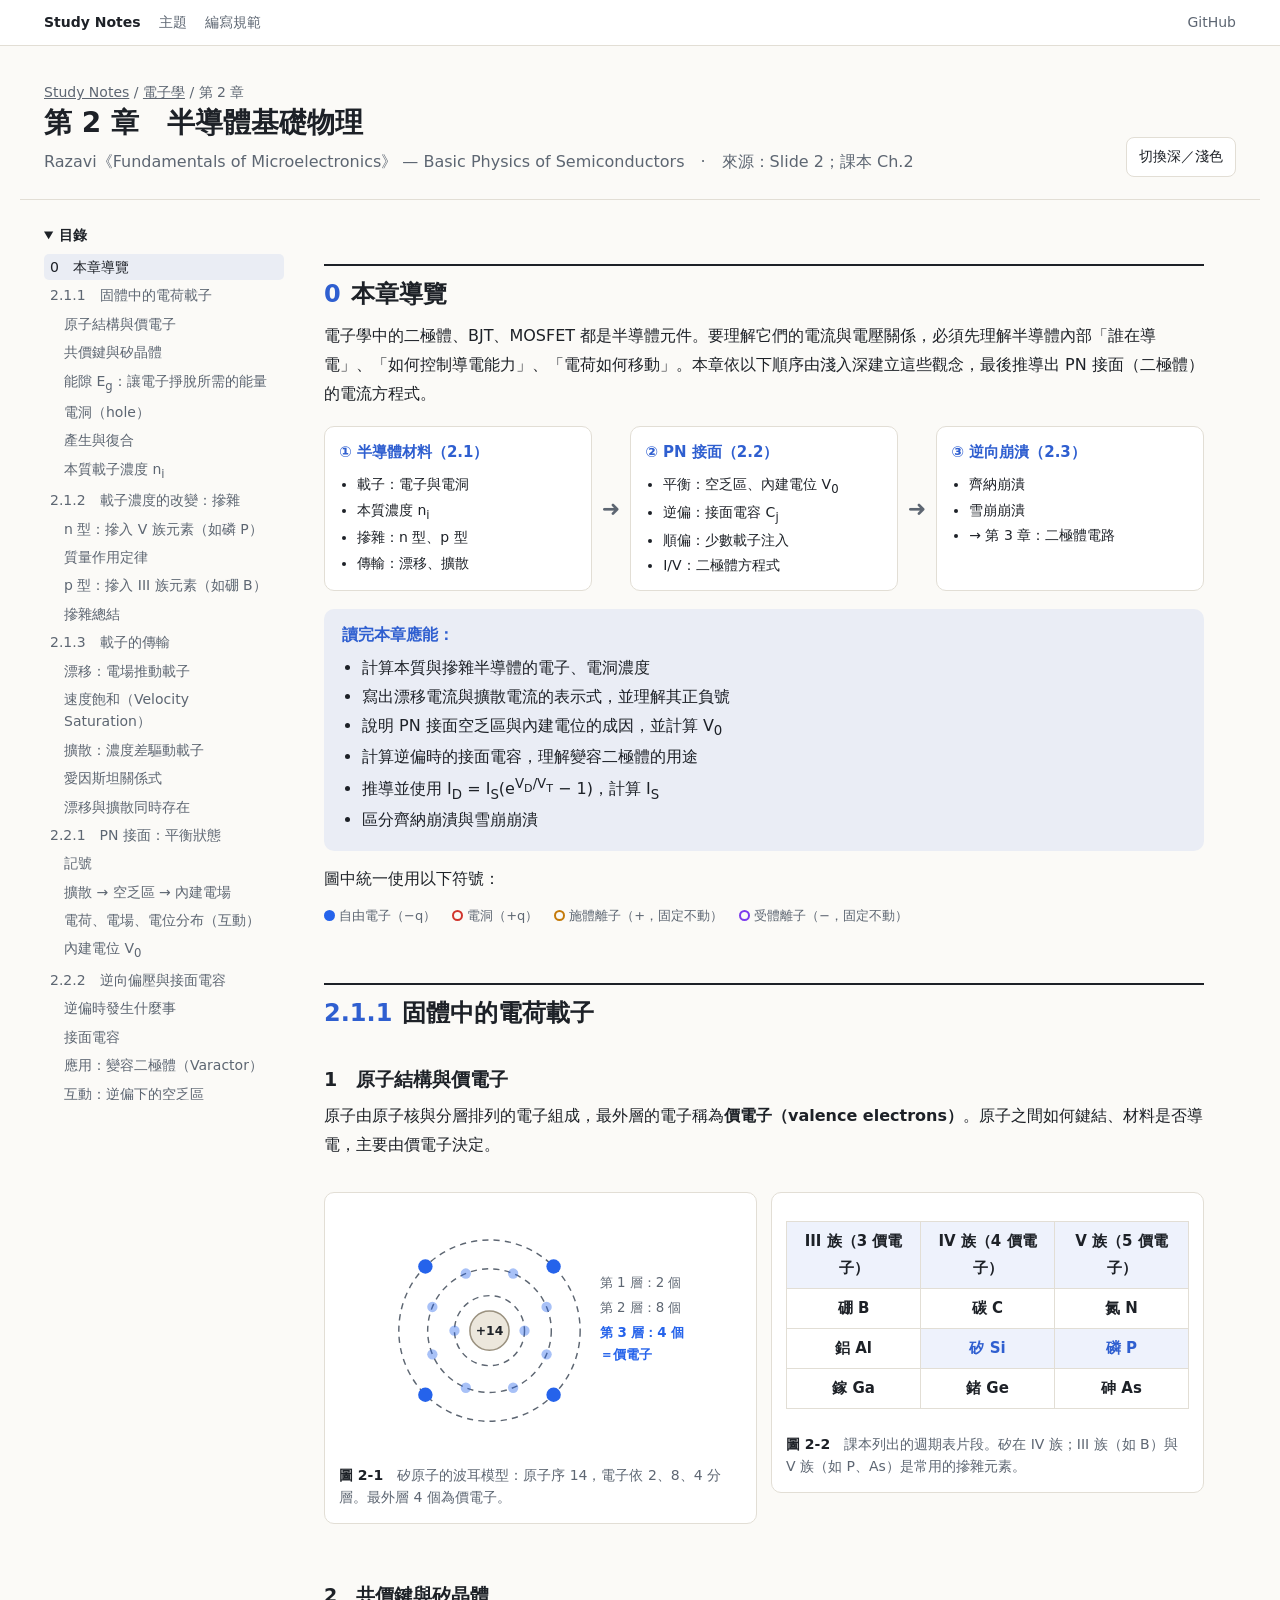
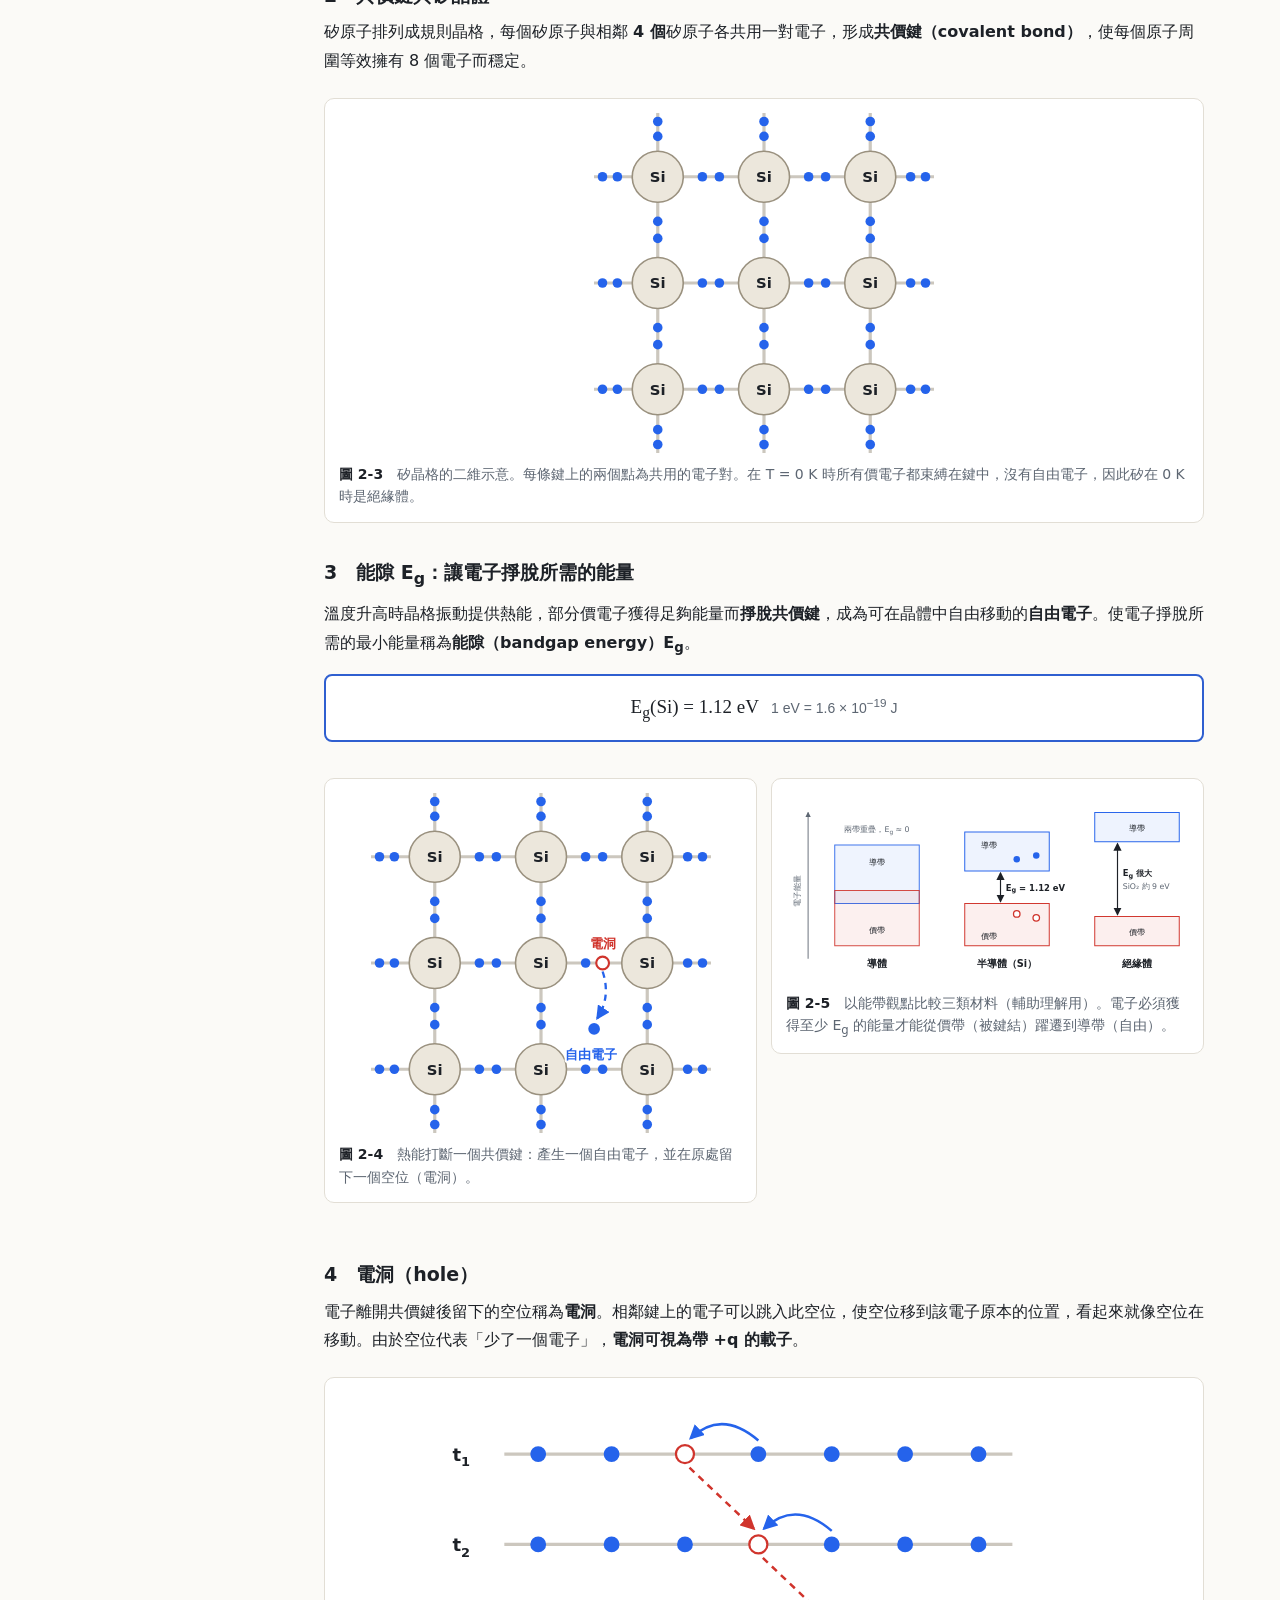
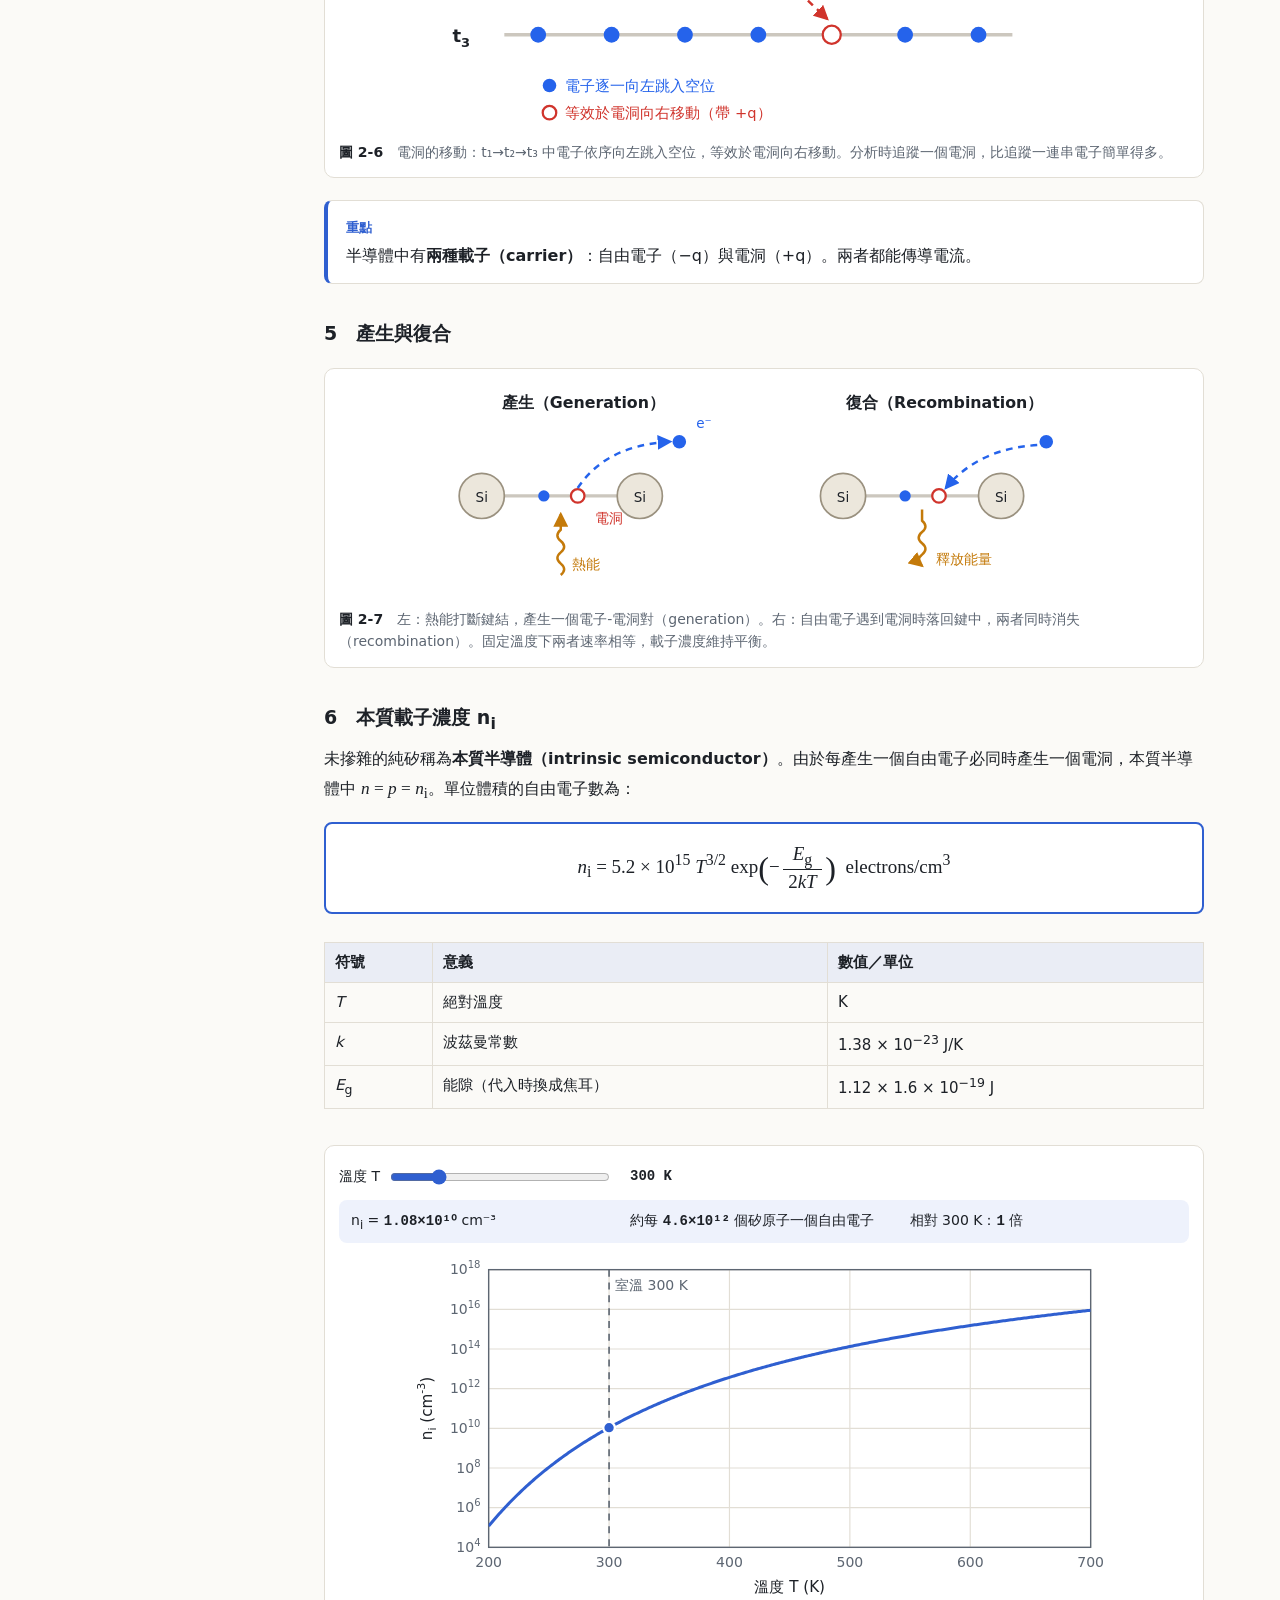
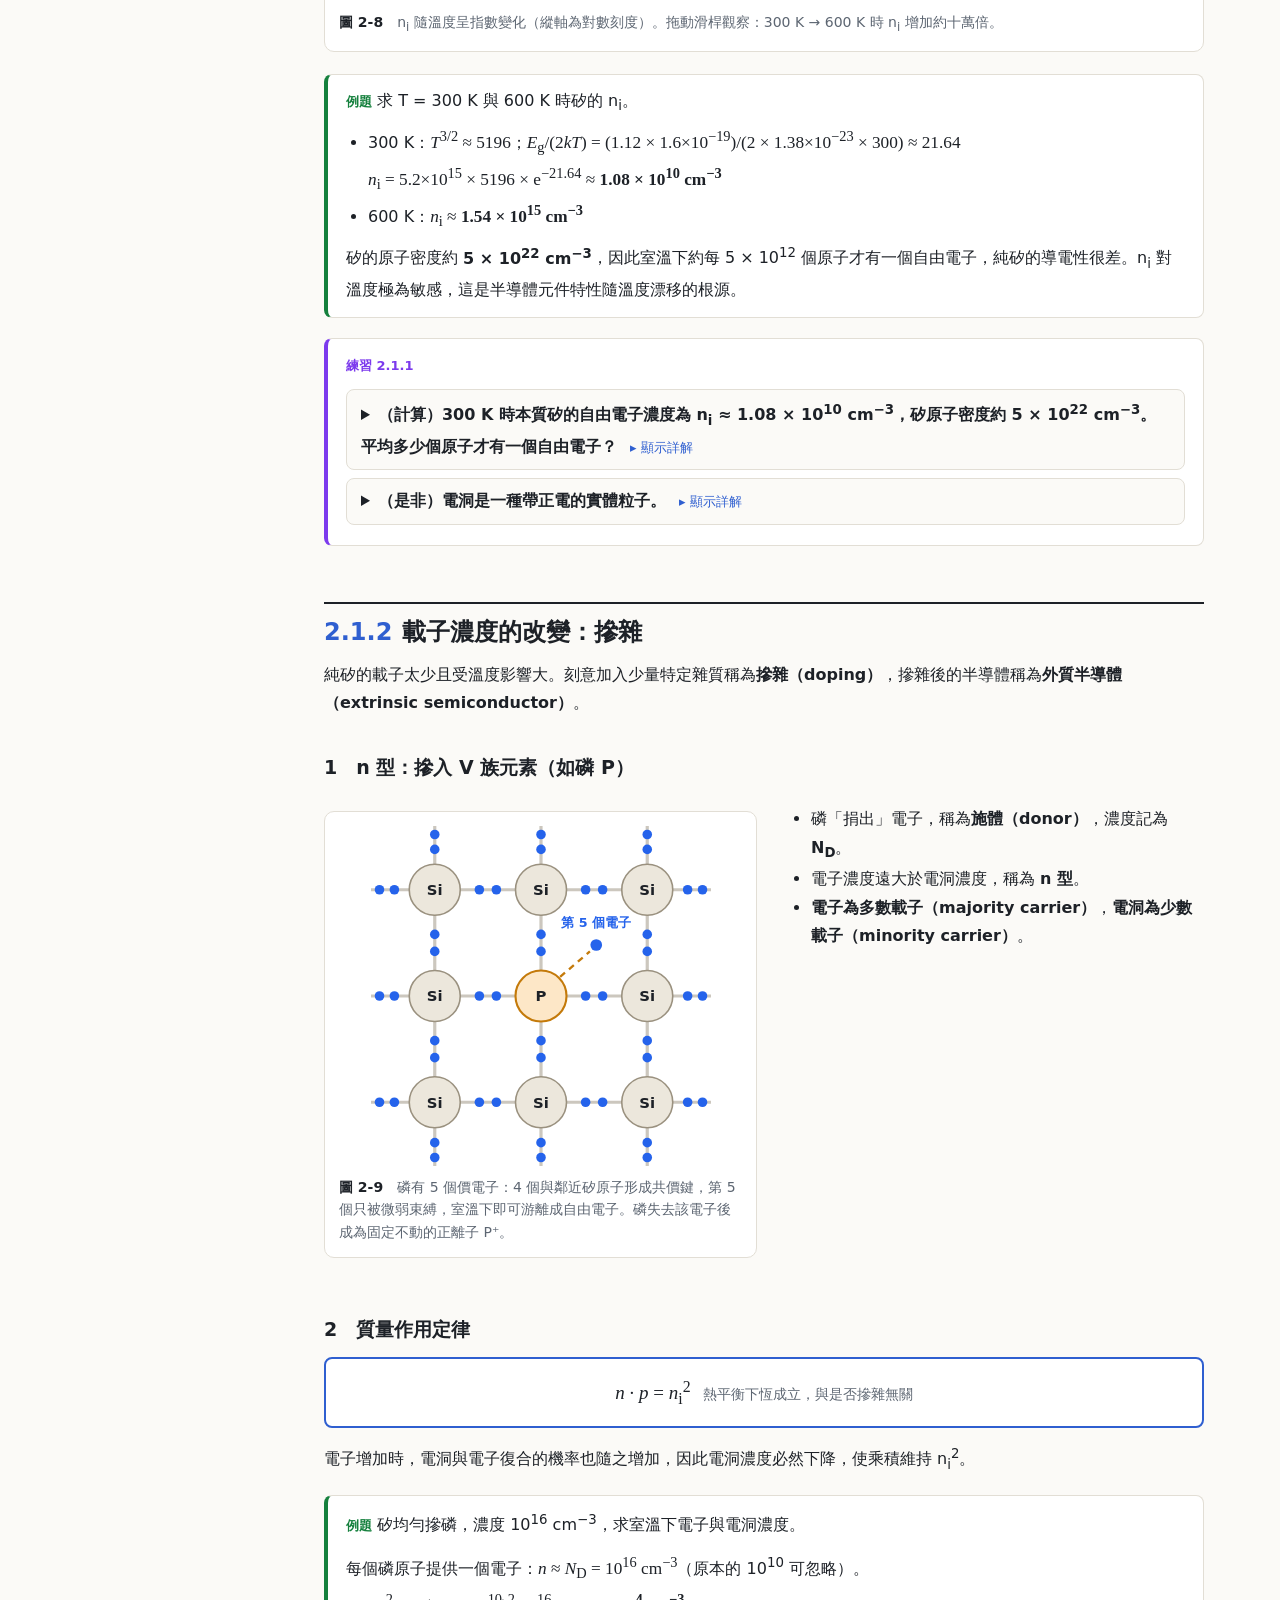
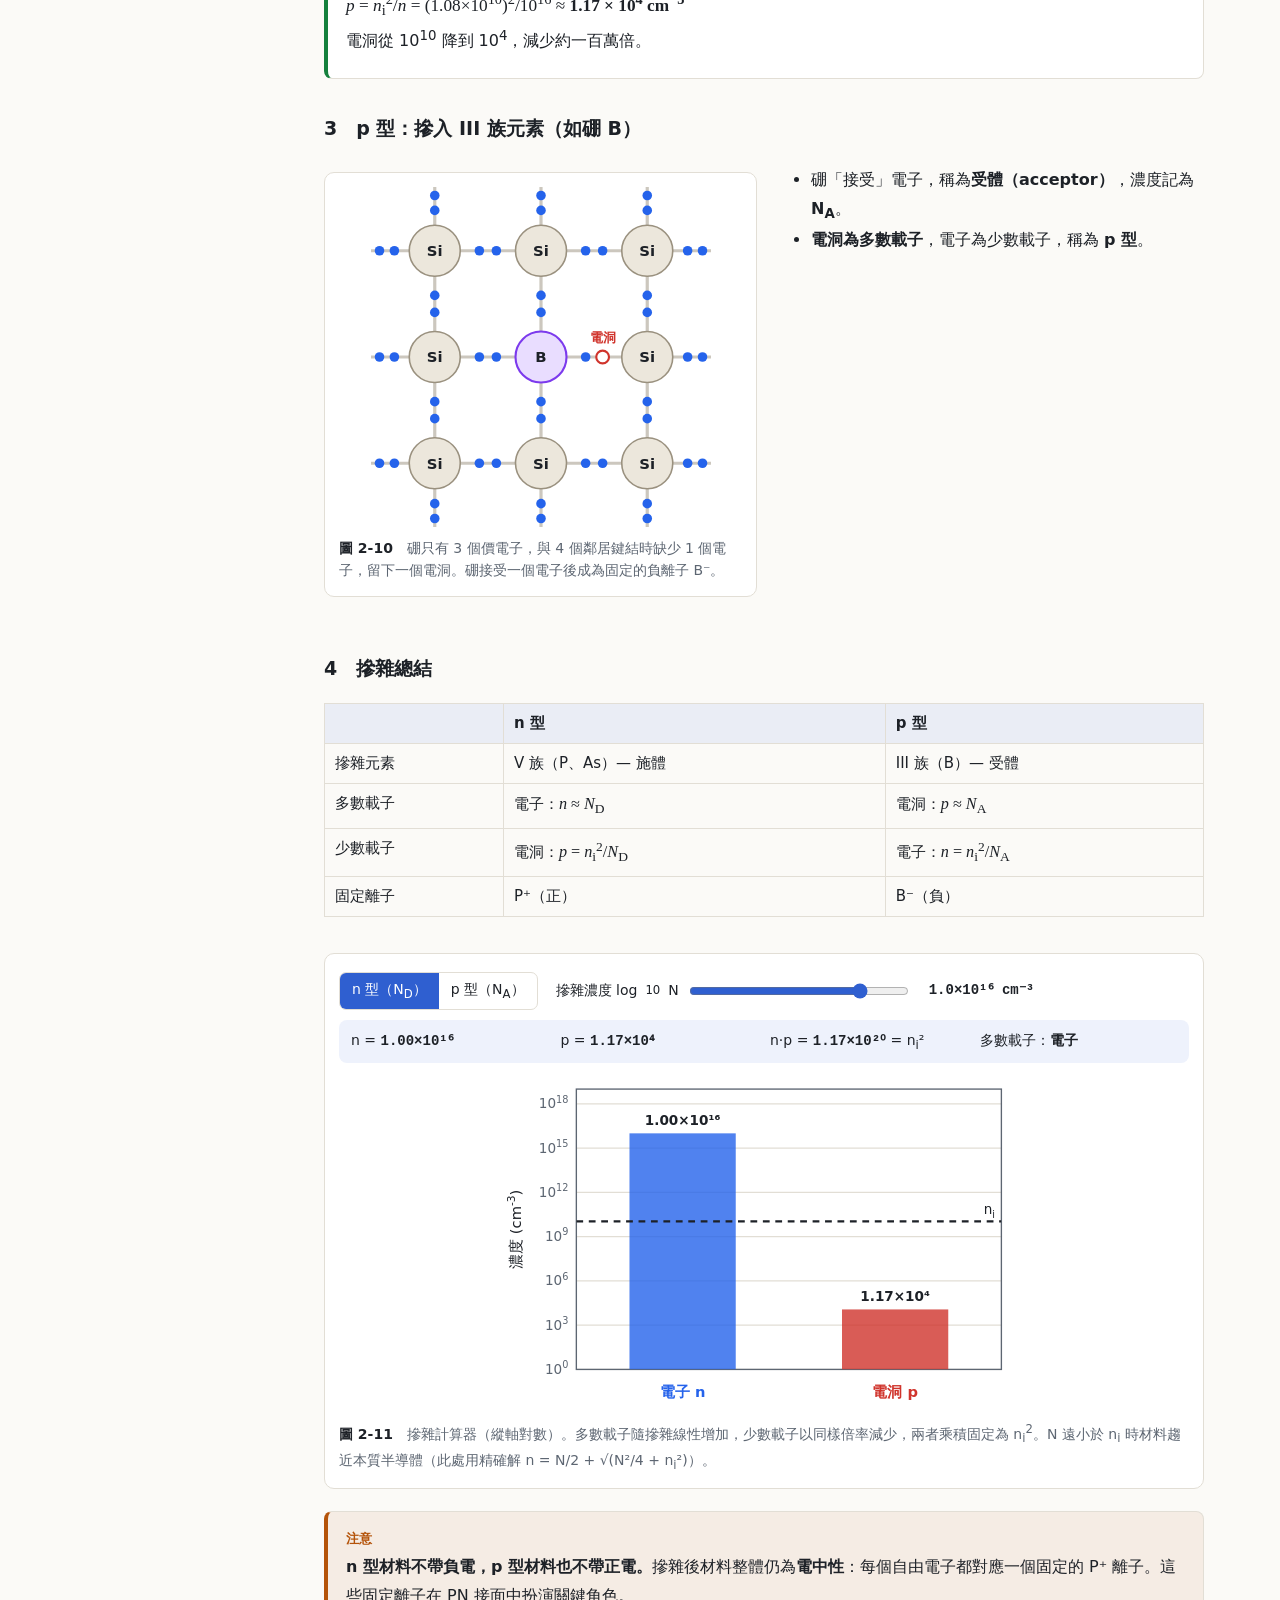
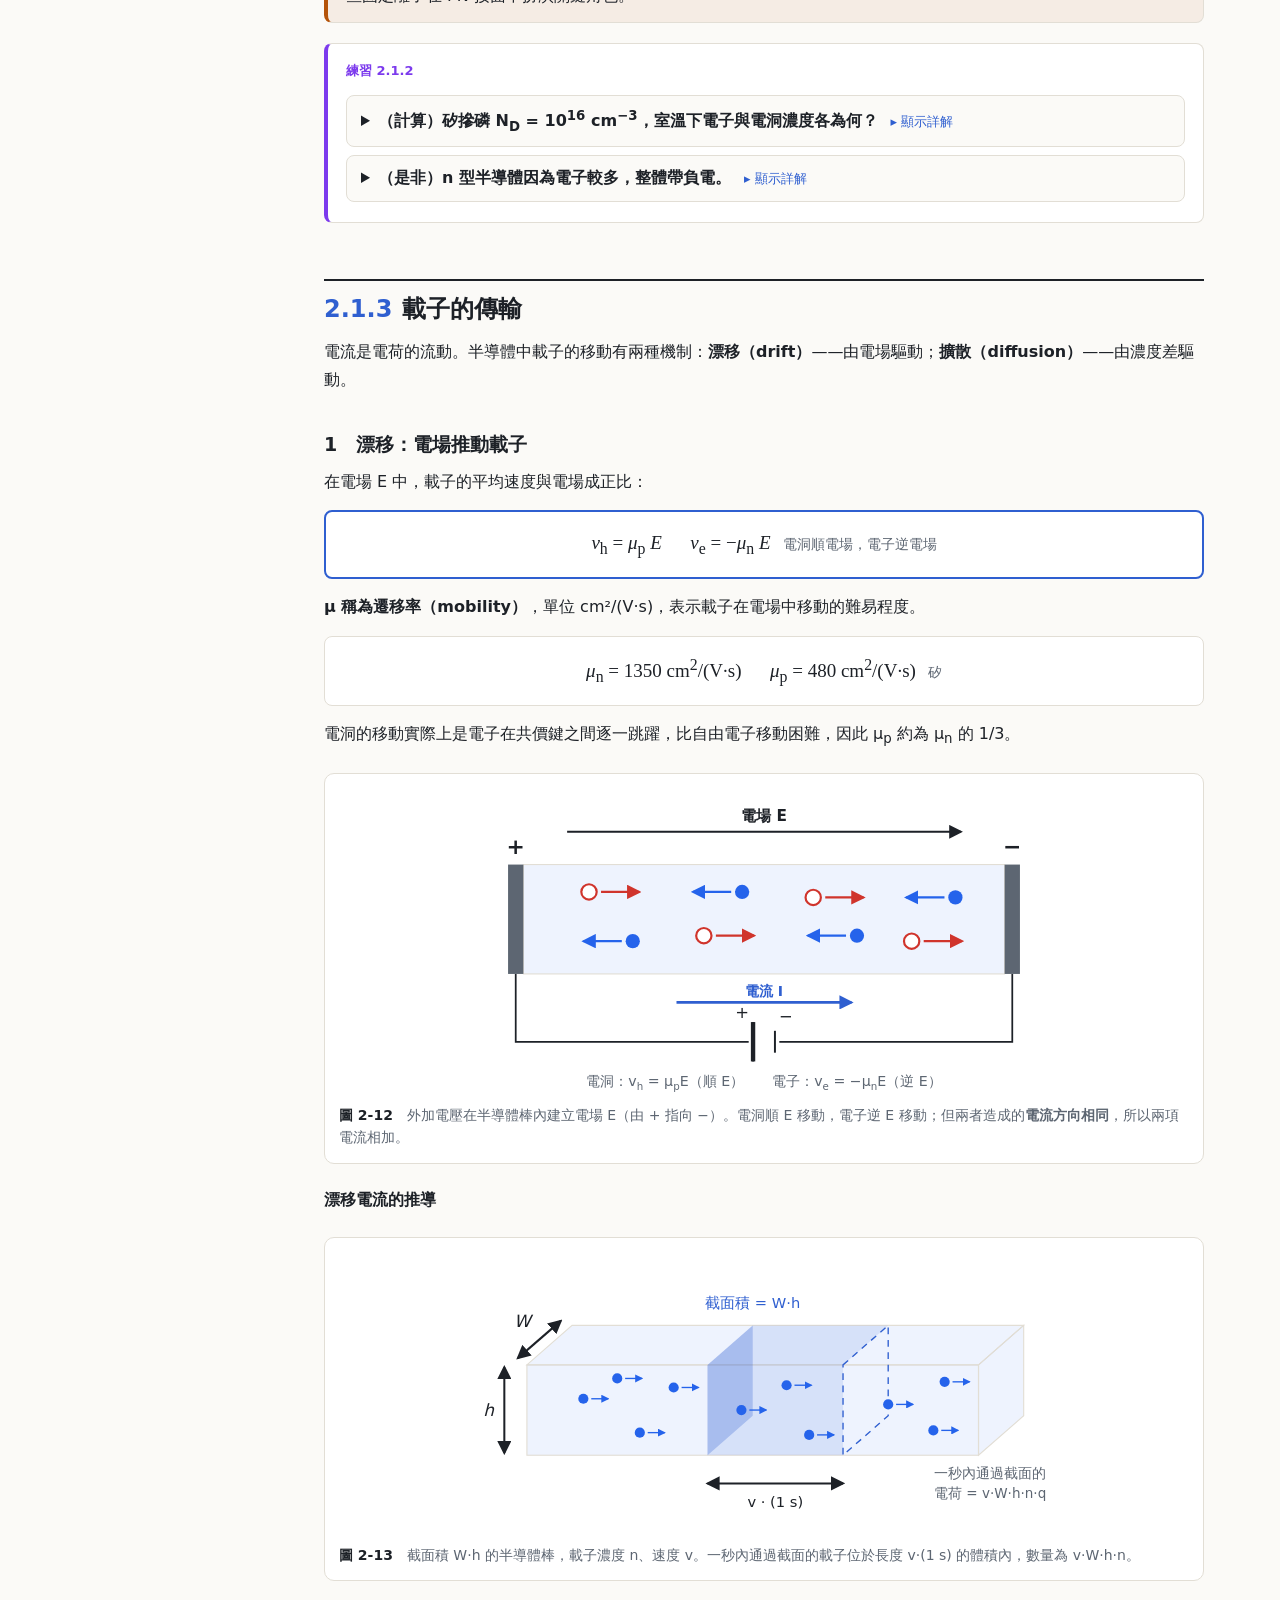
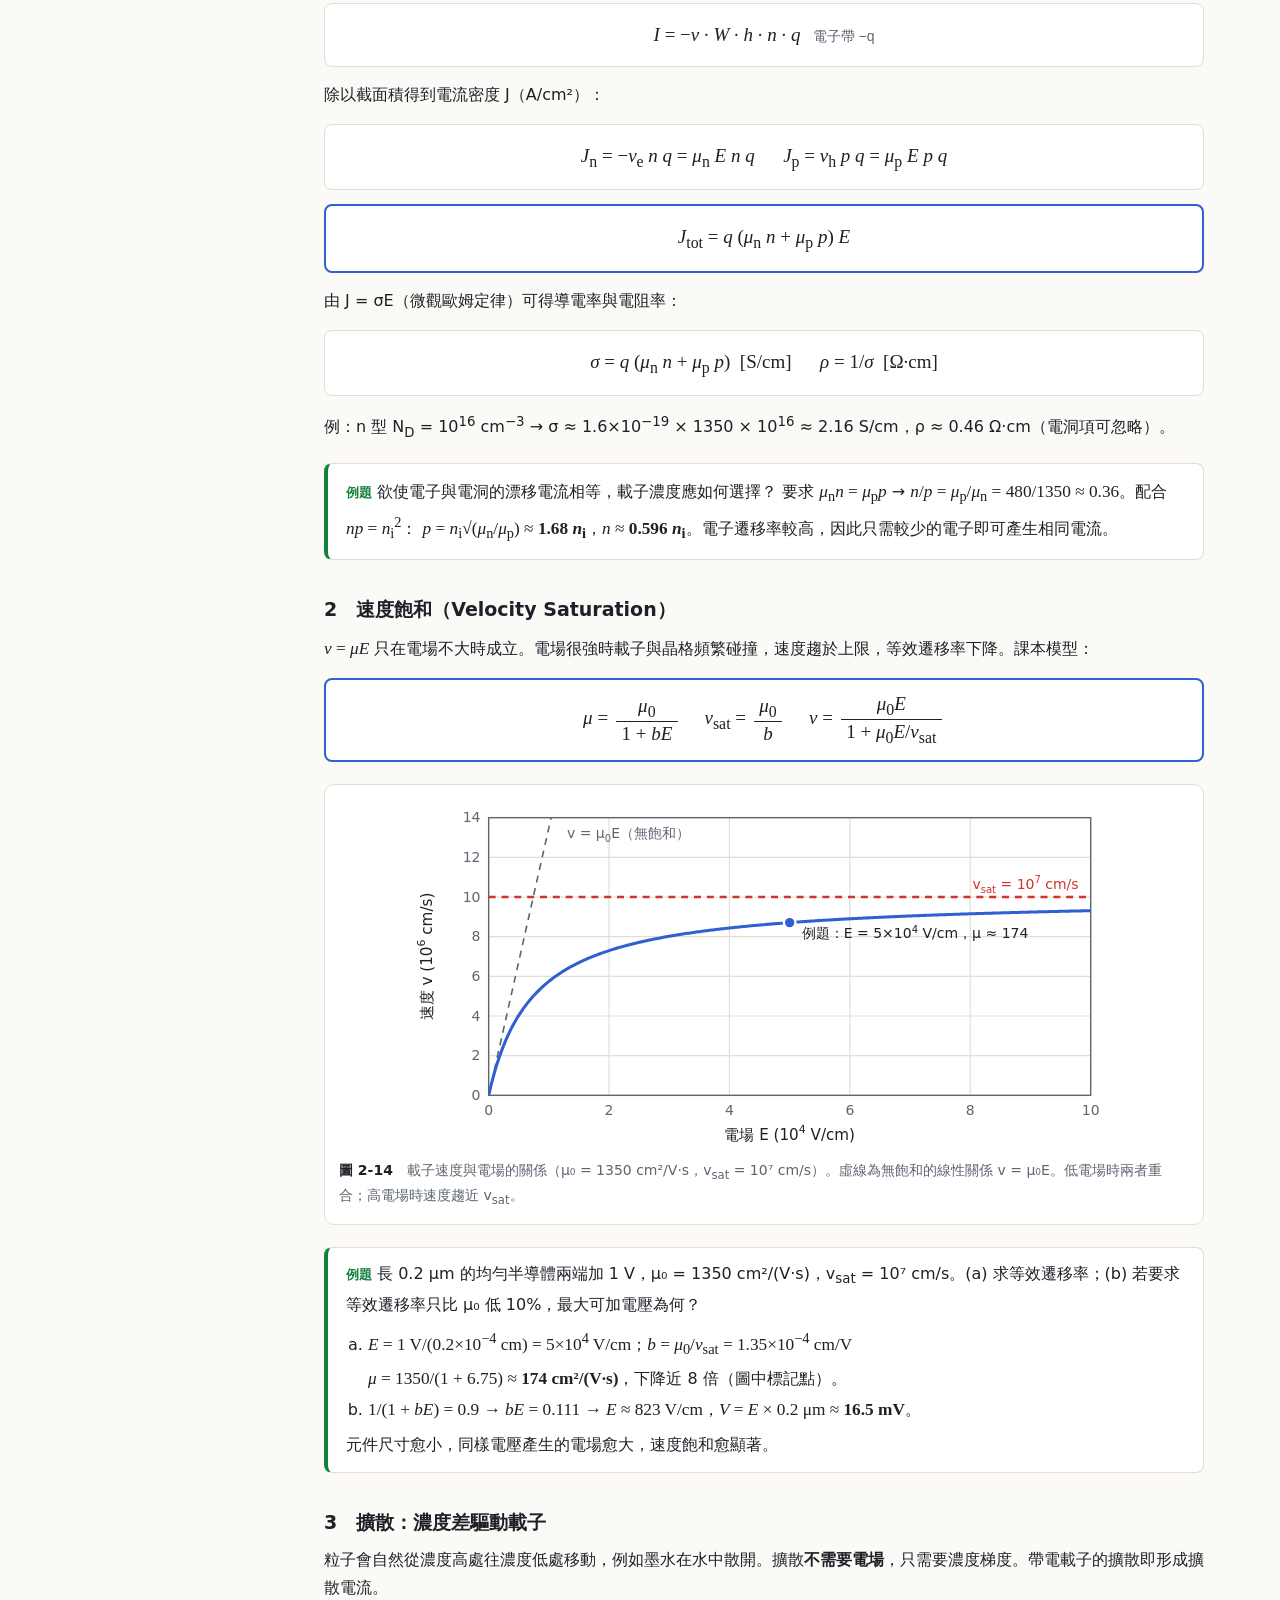
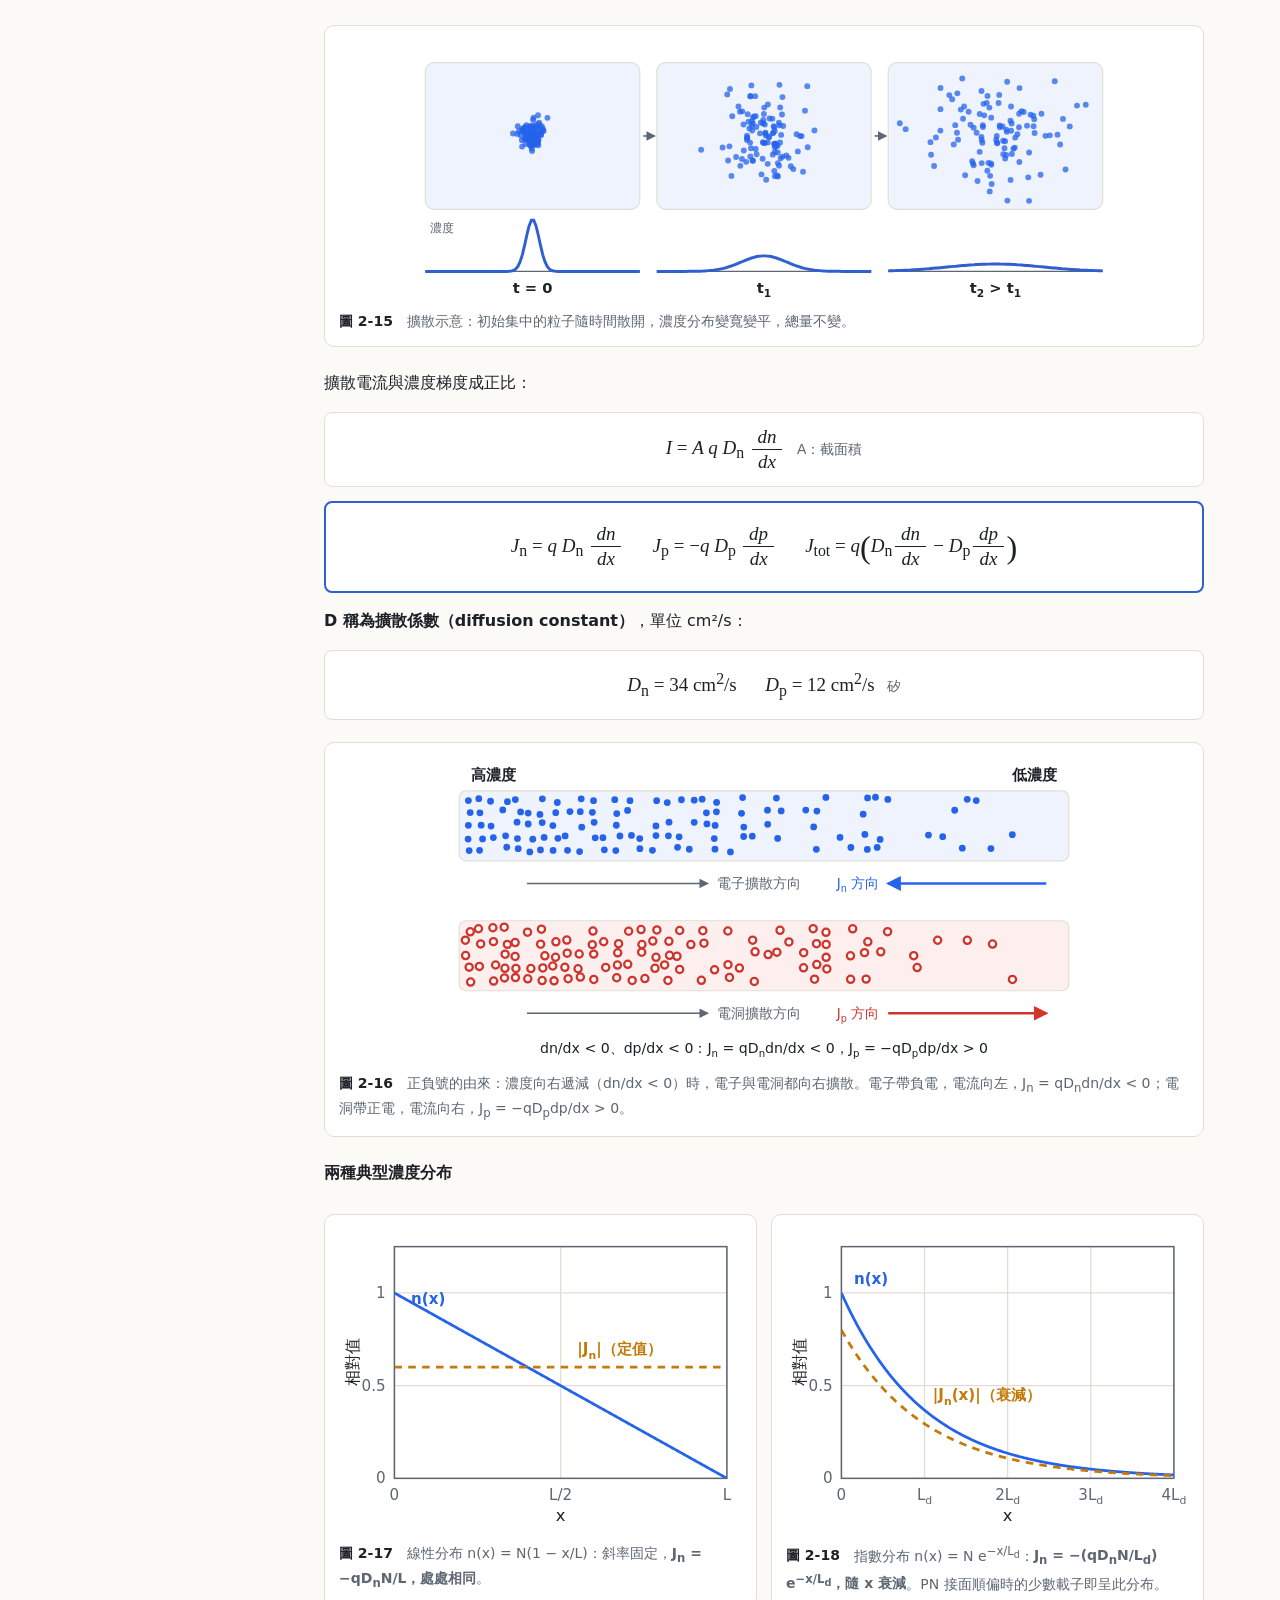
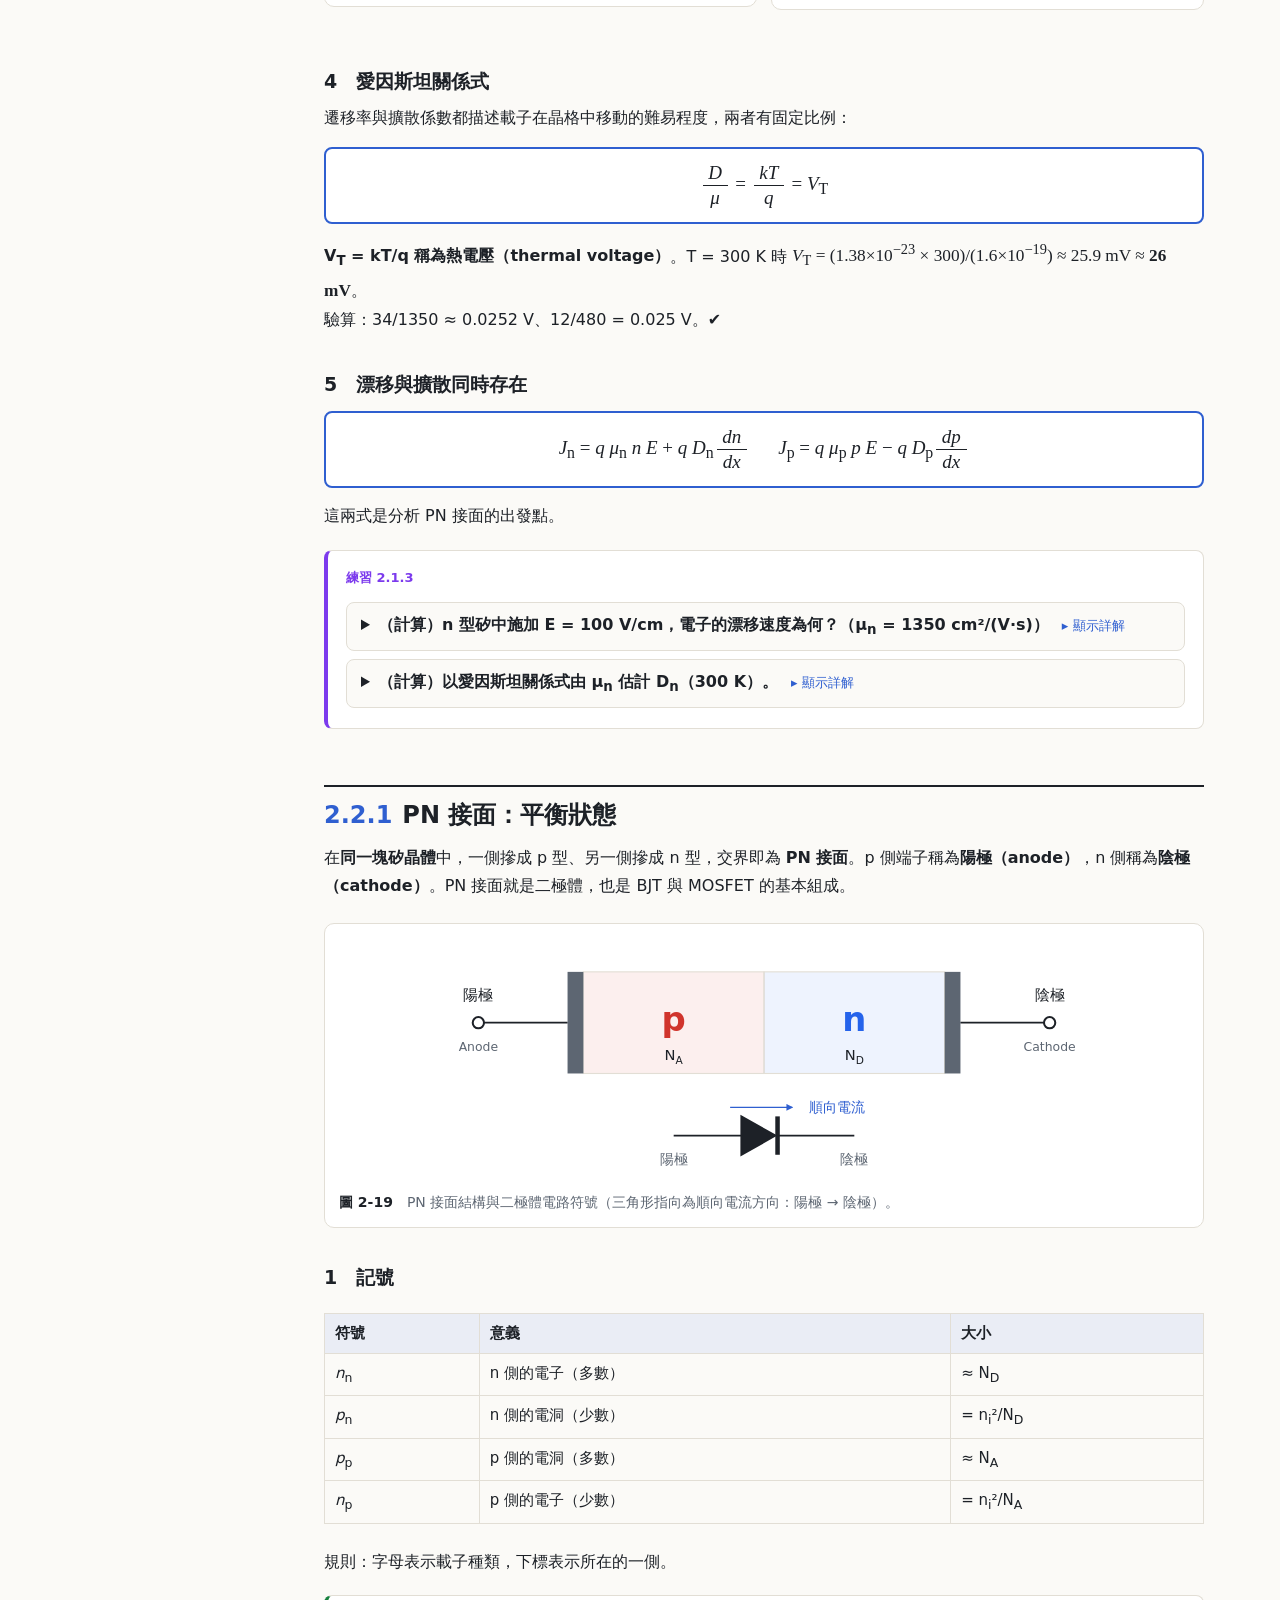
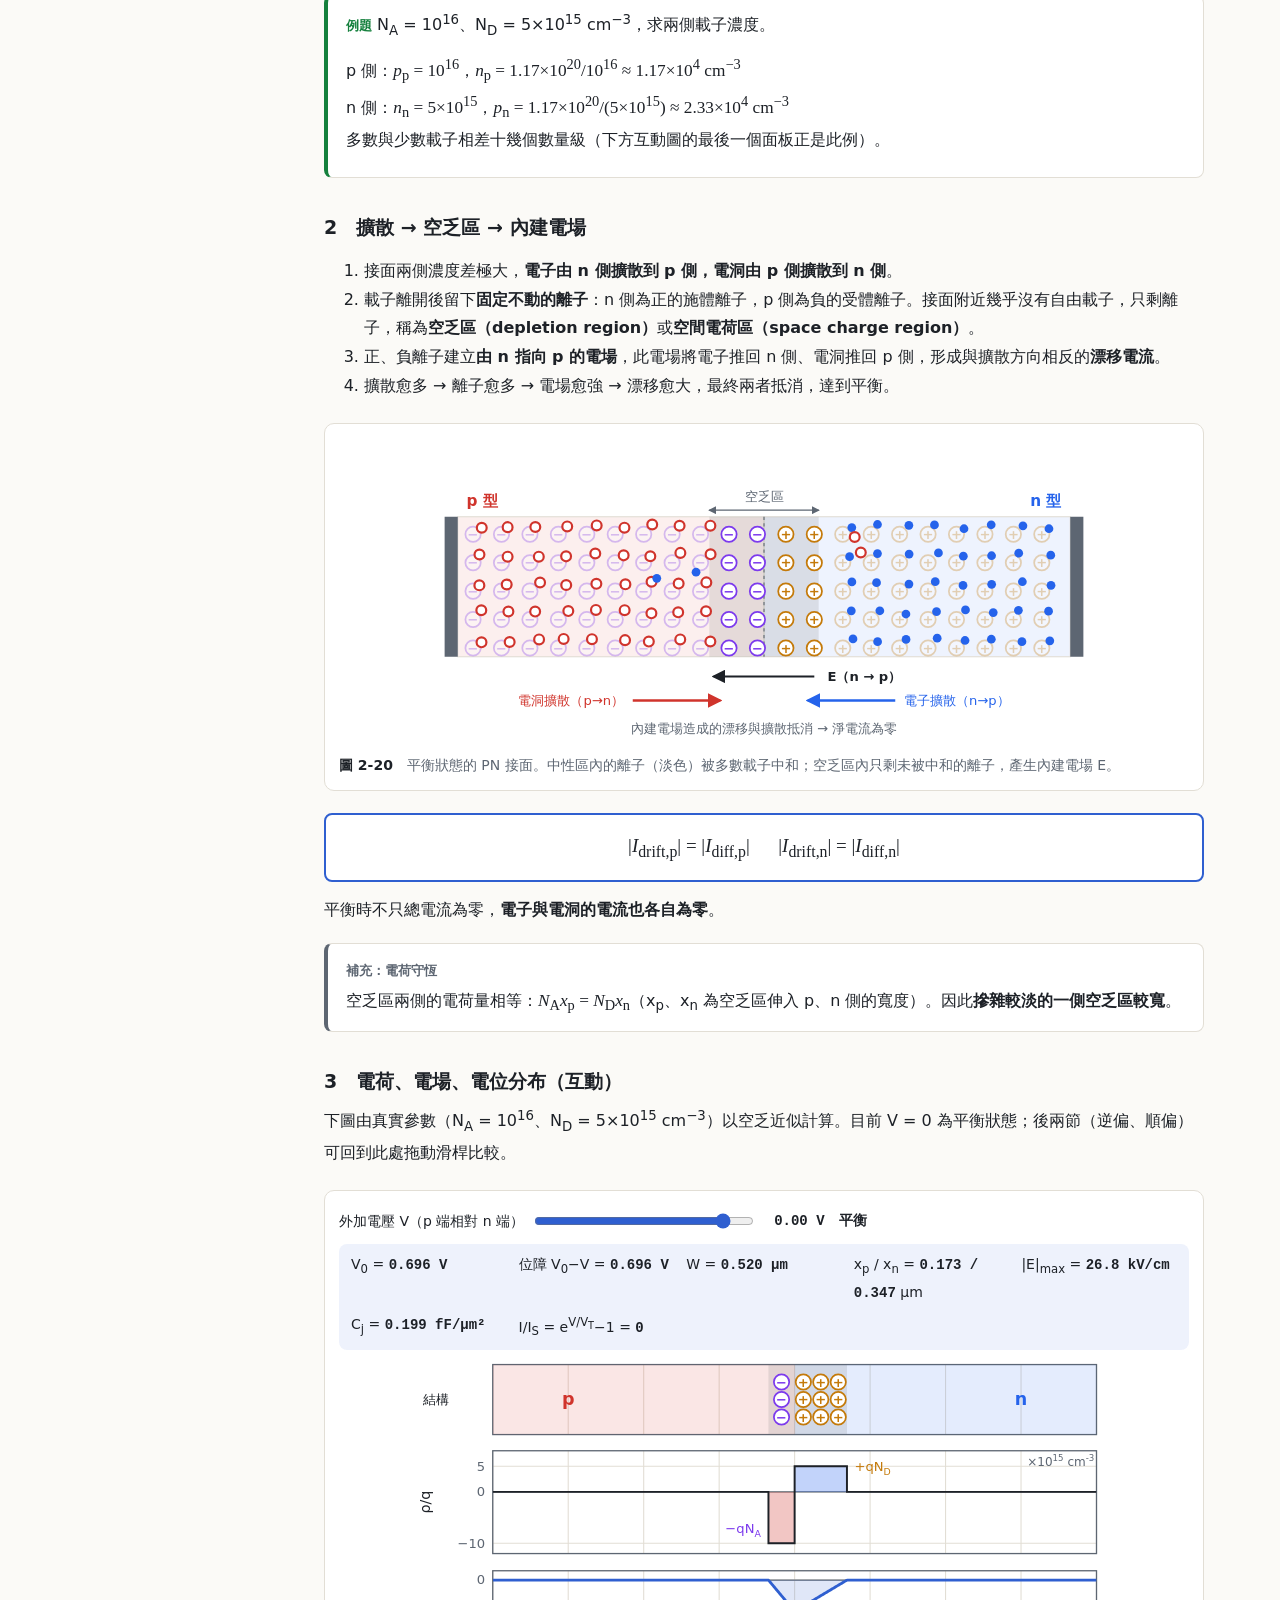
<file: docs/electronics/ch02.html>
<!doctype html>
<html lang="zh-Hant">
<head>
<meta charset="utf-8">
<meta name="viewport" content="width=device-width, initial-scale=1">
<title>第 2 章　半導體基礎物理｜電子學</title>
<meta name="description" content="由原子結構、摻雜與載子傳輸推導 PN 接面的平衡、偏壓行為與二極體 I/V 方程式。">
<link rel="stylesheet" href="../assets/css/notes.css">
</head>
<body>
<svg width="0" height="0" style="position:absolute" aria-hidden="true">
  <defs>
    <marker id="a-fg" viewBox="0 0 10 10" refX="8.5" refY="5" markerWidth="7" markerHeight="7" orient="auto-start-reverse"><path d="M0,0 L10,5 L0,10 z" class="mk-fg"/></marker>
    <marker id="a-e" viewBox="0 0 10 10" refX="8.5" refY="5" markerWidth="6" markerHeight="6" orient="auto-start-reverse"><path d="M0,0 L10,5 L0,10 z" class="mk-e"/></marker>
    <marker id="a-h" viewBox="0 0 10 10" refX="8.5" refY="5" markerWidth="6" markerHeight="6" orient="auto-start-reverse"><path d="M0,0 L10,5 L0,10 z" class="mk-h"/></marker>
    <marker id="a-acc" viewBox="0 0 10 10" refX="8.5" refY="5" markerWidth="5" markerHeight="5" orient="auto-start-reverse"><path d="M0,0 L10,5 L0,10 z" class="mk-acc"/></marker>
    <marker id="a-mu" viewBox="0 0 10 10" refX="8.5" refY="5" markerWidth="6" markerHeight="6" orient="auto-start-reverse"><path d="M0,0 L10,5 L0,10 z" class="mk-mu"/></marker>
    <marker id="a-pos" viewBox="0 0 10 10" refX="8.5" refY="5" markerWidth="6" markerHeight="6" orient="auto-start-reverse"><path d="M0,0 L10,5 L0,10 z" class="mk-pos"/></marker>
    <marker id="a-neg" viewBox="0 0 10 10" refX="8.5" refY="5" markerWidth="6" markerHeight="6" orient="auto-start-reverse"><path d="M0,0 L10,5 L0,10 z" class="mk-neg"/></marker>
  </defs>
</svg>

<div class="sitebar"><div class="in">
  <a class="brand" href="../index.html">Study Notes</a>
  <a href="../index.html#courses">主題</a>
  <a href="../guide.html">編寫規範</a>
  <span class="sp"></span>
  <a href="https://github.com/Nelson0314/ee-study-notes">GitHub</a>
</div></div>
<header class="top">
  <div>
    <p class="crumb"><a href="../index.html">Study Notes</a> / <a href="index.html">電子學</a> / 第 2 章</p>
    <h1>第 2 章　半導體基礎物理</h1>
    <p>Razavi《Fundamentals of Microelectronics》 — Basic Physics of Semiconductors　·　來源：Slide 2；課本 Ch.2</p>
  </div>
  <button id="themeBtn" type="button">切換深／淺色</button>
</header>

<div class="layout">
<nav class="toc" id="toc">
  <details open>
    <summary>目錄</summary>
    <ol>
      <li><a href="#intro">0　本章導覽</a></li>
      <li><a href="#sec-2-1-1">2.1.1　固體中的電荷載子</a>
        <ol><li><a href="#sec-2-1-1-a">原子結構與價電子</a></li><li><a href="#sec-2-1-1-b">共價鍵與矽晶體</a></li><li><a href="#sec-2-1-1-c">能隙 E<sub>g</sub>：讓電子掙脫所需的能量</a></li><li><a href="#sec-2-1-1-d">電洞（hole）</a></li><li><a href="#sec-2-1-1-e">產生與復合</a></li><li><a href="#sec-2-1-1-f">本質載子濃度 n<sub>i</sub></a></li></ol>
      </li>
      <li><a href="#sec-2-1-2">2.1.2　載子濃度的改變：摻雜</a>
        <ol><li><a href="#sec-2-1-2-a">n 型：摻入 V 族元素（如磷 P）</a></li><li><a href="#sec-2-1-2-b">質量作用定律</a></li><li><a href="#sec-2-1-2-c">p 型：摻入 III 族元素（如硼 B）</a></li><li><a href="#sec-2-1-2-d">摻雜總結</a></li></ol>
      </li>
      <li><a href="#sec-2-1-3">2.1.3　載子的傳輸</a>
        <ol><li><a href="#sec-2-1-3-a">漂移：電場推動載子</a></li><li><a href="#sec-2-1-3-b">速度飽和（Velocity Saturation）</a></li><li><a href="#sec-2-1-3-c">擴散：濃度差驅動載子</a></li><li><a href="#sec-2-1-3-d">愛因斯坦關係式</a></li><li><a href="#sec-2-1-3-e">漂移與擴散同時存在</a></li></ol>
      </li>
      <li><a href="#sec-2-2-1">2.2.1　PN 接面：平衡狀態</a>
        <ol><li><a href="#sec-2-2-1-a">記號</a></li><li><a href="#sec-2-2-1-b">擴散 → 空乏區 → 內建電場</a></li><li><a href="#sec-2-2-1-c">電荷、電場、電位分布（互動）</a></li><li><a href="#sec-2-2-1-d">內建電位 V<sub>0</sub></a></li></ol>
      </li>
      <li><a href="#sec-2-2-2">2.2.2　逆向偏壓與接面電容</a>
        <ol><li><a href="#sec-2-2-2-a">逆偏時發生什麼事</a></li><li><a href="#sec-2-2-2-b">接面電容</a></li><li><a href="#sec-2-2-2-c">應用：變容二極體（Varactor）</a></li><li><a href="#sec-2-2-2-d">互動：逆偏下的空乏區</a></li></ol>
      </li>
      <li><a href="#sec-2-2-3">2.2.3　順向偏壓</a>
        <ol><li><a href="#sec-2-2-3-a">位障降低</a></li><li><a href="#sec-2-2-3-b">接面邊緣的少數載子濃度</a></li><li><a href="#sec-2-2-3-c">注入載子的分布與電流組成</a></li><li><a href="#sec-2-2-3-d">順偏電流與 I<sub>S</sub></a></li><li><a href="#sec-2-2-3-e">互動：順偏下的空乏區</a></li></ol>
      </li>
      <li><a href="#sec-2-2-4">2.2.4　I/V 特性</a>
        <ol><li><a href="#sec-2-2-4-a">二極體方程式</a></li><li><a href="#sec-2-2-4-b">重要經驗法則</a></li><li><a href="#sec-2-2-4-c">定電壓模型（Constant-Voltage Model）</a></li><li><a href="#sec-2-2-4-d">例題：迭代法求解二極體電路</a></li></ol>
      </li>
      <li><a href="#sec-2-3">2.3　逆向崩潰</a>
        <ol><li><a href="#sec-2-3-a">齊納崩潰（Zener Breakdown）</a></li><li><a href="#sec-2-3-b">雪崩崩潰（Avalanche Breakdown）</a></li></ol>
      </li>
      <li><a href="#app">附錄　常數・公式・陷阱・測驗</a>
        <ol><li><a href="#app-a">常數表</a></li><li><a href="#app-b">公式總表</a></li><li><a href="#app-c">常見陷阱</a></li><li><a href="#app-d">自我測驗</a></li><li><a href="#app-e">名詞對照表</a></li></ol>
      </li>
    </ol>
  </details>
</nav>

<main style="--chap:&quot;2-&quot;">
<h2 id="intro"><span class="no">0</span>本章導覽</h2>
<p>電子學中的二極體、BJT、MOSFET 都是半導體元件。要理解它們的電流與電壓關係，必須先理解半導體內部「誰在導電」、「如何控制導電能力」、「電荷如何移動」。本章依以下順序由淺入深建立這些觀念，最後推導出 PN 接面（二極體）的電流方程式。</p>
<div class="flow">
  <div class="stage"><h4>① 半導體材料（2.1）</h4><ul><li>載子：電子與電洞</li><li>本質濃度 n<sub>i</sub></li><li>摻雜：n 型、p 型</li><li>傳輸：漂移、擴散</li></ul></div>
  <div class="arr">➜</div>
  <div class="stage"><h4>② PN 接面（2.2）</h4><ul><li>平衡：空乏區、內建電位 V<sub>0</sub></li><li>逆偏：接面電容 C<sub>j</sub></li><li>順偏：少數載子注入</li><li>I/V：二極體方程式</li></ul></div>
  <div class="arr">➜</div>
  <div class="stage"><h4>③ 逆向崩潰（2.3）</h4><ul><li>齊納崩潰</li><li>雪崩崩潰</li><li>→ 第 3 章：二極體電路</li></ul></div>
</div>

<div class="goal"><b>讀完本章應能：</b>
<ul>
  <li>計算本質與摻雜半導體的電子、電洞濃度</li>
  <li>寫出漂移電流與擴散電流的表示式，並理解其正負號</li>
  <li>說明 PN 接面空乏區與內建電位的成因，並計算 V<sub>0</sub></li>
  <li>計算逆偏時的接面電容，理解變容二極體的用途</li>
  <li>推導並使用 I<sub>D</sub> = I<sub>S</sub>(e<sup>V<sub>D</sub>/V<sub>T</sub></sup> − 1)，計算 I<sub>S</sub></li>
  <li>區分齊納崩潰與雪崩崩潰</li>
</ul></div>

<p>圖中統一使用以下符號：</p>
<div class="legend" style="justify-content:flex-start">
  <span><i class="li-e"></i>自由電子（−q）</span>
  <span><i class="li-h"></i>電洞（+q）</span>
  <span><i class="li-p"></i>施體離子（+，固定不動）</span>
  <span><i class="li-n"></i>受體離子（−，固定不動）</span>
</div>

<h2 id="sec-2-1-1"><span class="no">2.1.1</span>固體中的電荷載子</h2>
<h3 id="sec-2-1-1-a">1　原子結構與價電子</h3>
<p>原子由原子核與分層排列的電子組成，最外層的電子稱為<b>價電子（valence electrons）</b>。原子之間如何鍵結、材料是否導電，主要由價電子決定。</p>
<div class="grid2">
  <figure class="fig"><svg id="f-atom" class="sm"></svg>
    <figcaption>矽原子的波耳模型：原子序 14，電子依 2、8、4 分層。最外層 4 個為價電子。</figcaption></figure>
  <figure class="fig">
    <div class="tbl"><table class="ptable">
      <tr><th style="text-align:center">III 族（3 價電子）</th><th style="text-align:center">IV 族（4 價電子）</th><th style="text-align:center">V 族（5 價電子）</th></tr>
      <tr><td>硼 B</td><td>碳 C</td><td>氮 N</td></tr>
      <tr><td>鋁 Al</td><td class="hl">矽 Si</td><td class="hl">磷 P</td></tr>
      <tr><td>鎵 Ga</td><td>鍺 Ge</td><td>砷 As</td></tr>
    </table></div>
    <figcaption>課本列出的週期表片段。矽在 IV 族；III 族（如 B）與 V 族（如 P、As）是常用的摻雜元素。</figcaption>
  </figure>
</div>

<h3 id="sec-2-1-1-b">2　共價鍵與矽晶體</h3>
<p>矽原子排列成規則晶格，每個矽原子與相鄰 <b>4 個</b>矽原子各共用一對電子，形成<b>共價鍵（covalent bond）</b>，使每個原子周圍等效擁有 8 個電子而穩定。</p>
<figure class="fig"><svg id="f-lat-pure" class="sm"></svg>
  <figcaption>矽晶格的二維示意。每條鍵上的兩個點為共用的電子對。在 T = 0 K 時所有價電子都束縛在鍵中，沒有自由電子，因此矽在 0 K 時是絕緣體。</figcaption></figure>

<h3 id="sec-2-1-1-c">3　能隙 E<sub>g</sub>：讓電子掙脫所需的能量</h3>
<p>溫度升高時晶格振動提供熱能，部分價電子獲得足夠能量而<b>掙脫共價鍵</b>，成為可在晶體中自由移動的<b>自由電子</b>。使電子掙脫所需的最小能量稱為<b>能隙（bandgap energy）E<sub>g</sub></b>。</p>
<div class="eq key">E<sub>g</sub>(Si) = 1.12 eV<span class="cm">1 eV = 1.6 × 10<sup>−19</sup> J</span></div>

<div class="grid2">
  <figure class="fig"><svg id="f-lat-broken" class="sm"></svg>
    <figcaption>熱能打斷一個共價鍵：產生一個自由電子，並在原處留下一個空位（電洞）。</figcaption></figure>
  <figure class="fig">
    <svg viewBox="0 0 620 290" id="f-band">
      <line x1="34" y1="255" x2="34" y2="30" class="ln-mu" marker-end="url(#a-mu)"/>
      <text transform="translate(22,150) rotate(-90)" text-anchor="middle" class="mu" font-size="13">電子能量</text>

      <rect x="75" y="80" width="130" height="90" class="band-c" opacity=".9"/>
      <rect x="75" y="150" width="130" height="85" class="band-v" opacity=".9"/>
      <text x="140" y="110" text-anchor="middle" font-size="13">導帶</text>
      <text x="140" y="215" text-anchor="middle" font-size="13">價帶</text>
      <text x="140" y="60" text-anchor="middle" class="mu" font-size="12">兩帶重疊，E<tspan dy="3" font-size="9">g</tspan><tspan dy="-3"> ≈ 0</tspan></text>
      <text x="140" y="268" text-anchor="middle" font-size="15" font-weight="700">導體</text>

      <rect x="275" y="60" width="130" height="60" class="band-c"/>
      <rect x="275" y="170" width="130" height="65" class="band-v"/>
      <text x="300" y="85" font-size="13">導帶</text>
      <text x="300" y="225" font-size="13">價帶</text>
      <circle cx="355" cy="102" r="5" class="e"/><circle cx="385" cy="96" r="5" class="e"/>
      <circle cx="355" cy="186" r="5" class="h"/><circle cx="385" cy="192" r="5" class="h"/>
      <line x1="330" y1="123" x2="330" y2="167" class="ln-fg" marker-end="url(#a-fg)" marker-start="url(#a-fg)"/>
      <text x="338" y="150" font-size="13" font-weight="700">E<tspan dy="3" font-size="10">g</tspan><tspan dy="-3"> = 1.12 eV</tspan></text>
      <text x="340" y="268" text-anchor="middle" font-size="15" font-weight="700">半導體（Si）</text>

      <rect x="475" y="30" width="130" height="45" class="band-c"/>
      <rect x="475" y="190" width="130" height="45" class="band-v"/>
      <text x="540" y="58" text-anchor="middle" font-size="13">導帶</text>
      <text x="540" y="218" text-anchor="middle" font-size="13">價帶</text>
      <line x1="510" y1="78" x2="510" y2="187" class="ln-fg" marker-end="url(#a-fg)" marker-start="url(#a-fg)"/>
      <text x="518" y="128" font-size="13" font-weight="700">E<tspan dy="3" font-size="10">g</tspan><tspan dy="-3"> 很大</tspan></text>
      <text x="518" y="148" font-size="12" class="mu">SiO₂ 約 9 eV</text>
      <text x="540" y="268" text-anchor="middle" font-size="15" font-weight="700">絕緣體</text>
    </svg>
    <figcaption>以能帶觀點比較三類材料（輔助理解用）。電子必須獲得至少 E<sub>g</sub> 的能量才能從價帶（被鍵結）躍遷到導帶（自由）。</figcaption>
  </figure>
</div>

<h3 id="sec-2-1-1-d">4　電洞（hole）</h3>
<p>電子離開共價鍵後留下的空位稱為<b>電洞</b>。相鄰鍵上的電子可以跳入此空位，使空位移到該電子原本的位置，看起來就像空位在移動。由於空位代表「少了一個電子」，<b>電洞可視為帶 +q 的載子</b>。</p>
<figure class="fig"><svg id="f-holemove"></svg>
  <figcaption>電洞的移動：t₁→t₂→t₃ 中電子依序向左跳入空位，等效於電洞向右移動。分析時追蹤一個電洞，比追蹤一連串電子簡單得多。</figcaption></figure>

<div class="box"><span class="tag">重點</span><br>半導體中有<b>兩種載子（carrier）</b>：自由電子（−q）與電洞（+q）。兩者都能傳導電流。</div>

<h3 id="sec-2-1-1-e">5　產生與復合</h3>
<figure class="fig"><svg id="f-genrec"></svg>
  <figcaption>左：熱能打斷鍵結，產生一個電子-電洞對（generation）。右：自由電子遇到電洞時落回鍵中，兩者同時消失（recombination）。固定溫度下兩者速率相等，載子濃度維持平衡。</figcaption></figure>

<h3 id="sec-2-1-1-f">6　本質載子濃度 n<sub>i</sub></h3>
<p>未摻雜的純矽稱為<b>本質半導體（intrinsic semiconductor）</b>。由於每產生一個自由電子必同時產生一個電洞，本質半導體中 <span class="m"><i>n</i> = <i>p</i> = <i>n</i><sub>i</sub></span>。單位體積的自由電子數為：</p>
<div class="eq key"><i>n</i><sub>i</sub> = 5.2 × 10<sup>15</sup> <i>T</i><sup>3/2</sup> exp<span class="pr">(</span>−<span class="frac"><span><i>E</i><sub>g</sub></span><span>2<i>kT</i></span></span><span class="pr">)</span> &nbsp;electrons/cm<sup>3</sup></div>

<div class="tbl"><table>
  <tr><th>符號</th><th>意義</th><th>數值／單位</th></tr>
  <tr><td><i>T</i></td><td>絕對溫度</td><td>K</td></tr>
  <tr><td><i>k</i></td><td>波茲曼常數</td><td>1.38 × 10<sup>−23</sup> J/K</td></tr>
  <tr><td><i>E</i><sub>g</sub></td><td>能隙（代入時換成焦耳）</td><td>1.12 × 1.6 × 10<sup>−19</sup> J</td></tr>
</table></div>

<figure class="fig">
  <div class="ctrl"><label>溫度 T <input type="range" id="niT" min="200" max="700" step="5" value="300"></label><output id="niTo"></output></div>
  <div class="readout" id="niR"></div>
  <svg id="f-ni"></svg>
  <figcaption>n<sub>i</sub> 隨溫度呈指數變化（縱軸為對數刻度）。拖動滑桿觀察：300 K → 600 K 時 n<sub>i</sub> 增加約十萬倍。</figcaption>
</figure>

<div class="box ex"><span class="tag">例題</span>

求 T = 300 K 與 600 K 時矽的 n<sub>i</sub>。

<ul>
  <li>300 K：<span class="m"><i>T</i><sup>3/2</sup> ≈ 5196</span>；<span class="m"><i>E</i><sub>g</sub>/(2<i>kT</i>) = (1.12 × 1.6×10<sup>−19</sup>)/(2 × 1.38×10<sup>−23</sup> × 300) ≈ 21.64</span><br>
  <span class="m"><i>n</i><sub>i</sub> = 5.2×10<sup>15</sup> × 5196 × e<sup>−21.64</sup> ≈ <b>1.08 × 10<sup>10</sup> cm<sup>−3</sup></b></span></li>
  <li>600 K：<span class="m"><i>n</i><sub>i</sub> ≈ <b>1.54 × 10<sup>15</sup> cm<sup>−3</sup></b></span></li>
</ul>

矽的原子密度約 <b>5 × 10<sup>22</sup> cm<sup>−3</sup></b>，因此室溫下約每 5 × 10<sup>12</sup> 個原子才有一個自由電子，純矽的導電性很差。n<sub>i</sub> 對溫度極為敏感，這是半導體元件特性隨溫度漂移的根源。

</div>

<div class="practice"><span class="tag">練習 2.1.1</span>
<details class="q"><summary>（計算）300 K 時本質矽的自由電子濃度為 n<sub>i</sub> ≈ 1.08 × 10<sup>10</sup> cm<sup>−3</sup>，矽原子密度約 5 × 10<sup>22</sup> cm<sup>−3</sup>。平均多少個原子才有一個自由電子？</summary>
<ol class="sol"><li>5 × 10<sup>22</sup> / 1.08 × 10<sup>10</sup> ≈ 4.6 × 10<sup>12</sup>。</li><li>約每 4.6 兆個矽原子才有一個自由電子，因此本質矽的導電性很差。</li></ol></details>
<details class="q"><summary>（是非）電洞是一種帶正電的實體粒子。</summary>
<ol class="sol"><li>✗。電洞是共價鍵中的空位；其移動是相鄰價電子依序填補空位的等效描述，因此可視為帶 +q 的載子，但不是實體粒子。</li></ol></details>
</div>

<h2 id="sec-2-1-2"><span class="no">2.1.2</span>載子濃度的改變：摻雜</h2>
<p>純矽的載子太少且受溫度影響大。刻意加入少量特定雜質稱為<b>摻雜（doping）</b>，摻雜後的半導體稱為<b>外質半導體（extrinsic semiconductor）</b>。</p>
<h3 id="sec-2-1-2-a">1　n 型：摻入 V 族元素（如磷 P）</h3>
<div class="grid2">
  <figure class="fig"><svg id="f-lat-P" class="sm"></svg>
    <figcaption>磷有 5 個價電子：4 個與鄰近矽原子形成共價鍵，第 5 個只被微弱束縛，室溫下即可游離成自由電子。磷失去該電子後成為固定不動的正離子 P⁺。</figcaption></figure>
  <div>
    <ul>
      <li>磷「捐出」電子，稱為<b>施體（donor）</b>，濃度記為 <b>N<sub>D</sub></b>。</li>
      <li>電子濃度遠大於電洞濃度，稱為 <b>n 型</b>。</li>
      <li><b>電子為多數載子（majority carrier）</b>，<b>電洞為少數載子（minority carrier）</b>。</li>
    </ul>
  </div>
</div>

<h3 id="sec-2-1-2-b">2　質量作用定律</h3>
<div class="eq key"><i>n</i> · <i>p</i> = <i>n</i><sub>i</sub><sup>2</sup><span class="cm">熱平衡下恆成立，與是否摻雜無關</span></div>

<p>電子增加時，電洞與電子復合的機率也隨之增加，因此電洞濃度必然下降，使乘積維持 n<sub>i</sub><sup>2</sup>。</p>
<div class="box ex"><span class="tag">例題</span>

矽均勻摻磷，濃度 10<sup>16</sup> cm<sup>−3</sup>，求室溫下電子與電洞濃度。

<p>每個磷原子提供一個電子：<span class="m"><i>n</i> ≈ <i>N</i><sub>D</sub> = 10<sup>16</sup> cm<sup>−3</sup></span>（原本的 10<sup>10</sup> 可忽略）。<br>
<span class="m"><i>p</i> = <i>n</i><sub>i</sub><sup>2</sup>/<i>n</i> = (1.08×10<sup>10</sup>)<sup>2</sup>/10<sup>16</sup> ≈ <b>1.17 × 10<sup>4</sup> cm<sup>−3</sup></b></span><br>
電洞從 10<sup>10</sup> 降到 10<sup>4</sup>，減少約一百萬倍。</p>
</div>

<h3 id="sec-2-1-2-c">3　p 型：摻入 III 族元素（如硼 B）</h3>
<div class="grid2">
  <figure class="fig"><svg id="f-lat-B" class="sm"></svg>
    <figcaption>硼只有 3 個價電子，與 4 個鄰居鍵結時缺少 1 個電子，留下一個電洞。硼接受一個電子後成為固定的負離子 B⁻。</figcaption></figure>
  <div>
    <ul>
      <li>硼「接受」電子，稱為<b>受體（acceptor）</b>，濃度記為 <b>N<sub>A</sub></b>。</li>
      <li><b>電洞為多數載子</b>，電子為少數載子，稱為 <b>p 型</b>。</li>
    </ul>
  </div>
</div>

<h3 id="sec-2-1-2-d">4　摻雜總結</h3>
<div class="tbl"><table>
  <tr><th></th><th>n 型</th><th>p 型</th></tr>
  <tr><td>摻雜元素</td><td>V 族（P、As）— 施體</td><td>III 族（B）— 受體</td></tr>
  <tr><td>多數載子</td><td>電子：<span class="m"><i>n</i> ≈ <i>N</i><sub>D</sub></span></td><td>電洞：<span class="m"><i>p</i> ≈ <i>N</i><sub>A</sub></span></td></tr>
  <tr><td>少數載子</td><td>電洞：<span class="m"><i>p</i> = <i>n</i><sub>i</sub><sup>2</sup>/<i>N</i><sub>D</sub></span></td><td>電子：<span class="m"><i>n</i> = <i>n</i><sub>i</sub><sup>2</sup>/<i>N</i><sub>A</sub></span></td></tr>
  <tr><td>固定離子</td><td>P⁺（正）</td><td>B⁻（負）</td></tr>
</table></div>

<figure class="fig">
  <div class="ctrl">
    <span class="seg" id="dopType"><button type="button" class="on" data-t="n">n 型（N<sub>D</sub>）</button><button type="button" data-t="p">p 型（N<sub>A</sub>）</button></span>
    <label>摻雜濃度 log<sub>10</sub>N <input type="range" id="dopN" min="8" max="18" step="0.1" value="16"></label><output id="dopNo"></output>
  </div>
  <div class="readout" id="dopR"></div>
  <svg id="f-dop" class="md"></svg>
  <figcaption>摻雜計算器（縱軸對數）。多數載子隨摻雜線性增加，少數載子以同樣倍率減少，兩者乘積固定為 n<sub>i</sub><sup>2</sup>。N 遠小於 n<sub>i</sub> 時材料趨近本質半導體（此處用精確解 n = N/2 + √(N²/4 + n<sub>i</sub>²)）。</figcaption>
</figure>

<div class="box warn"><span class="tag">注意</span><br><b>n 型材料不帶負電，p 型材料也不帶正電。</b>摻雜後材料整體仍為<b>電中性</b>：每個自由電子都對應一個固定的 P⁺ 離子。這些固定離子在 PN 接面中扮演關鍵角色。</div>

<div class="practice"><span class="tag">練習 2.1.2</span>
<details class="q"><summary>（計算）矽摻磷 N<sub>D</sub> = 10<sup>16</sup> cm<sup>−3</sup>，室溫下電子與電洞濃度各為何？</summary>
<ol class="sol"><li>N<sub>D</sub> ≫ n<sub>i</sub>，故 n ≈ N<sub>D</sub> = 10<sup>16</sup> cm<sup>−3</sup>。</li><li>p = n<sub>i</sub><sup>2</sup>/n = 1.17 × 10<sup>20</sup> / 10<sup>16</sup> ≈ 1.17 × 10<sup>4</sup> cm<sup>−3</sup>。</li></ol></details>
<details class="q"><summary>（是非）n 型半導體因為電子較多，整體帶負電。</summary>
<ol class="sol"><li>✗。每個施體釋出一個電子後留下一個帶正電的離子，整體維持電中性。</li></ol></details>
</div>

<h2 id="sec-2-1-3"><span class="no">2.1.3</span>載子的傳輸</h2>
<p>電流是電荷的流動。半導體中載子的移動有兩種機制：<b>漂移（drift）</b>——由電場驅動；<b>擴散（diffusion）</b>——由濃度差驅動。</p>
<h3 id="sec-2-1-3-a">1　漂移：電場推動載子</h3>
<p>在電場 E 中，載子的平均速度與電場成正比：</p>
<div class="eq key"><i>v</i><sub>h</sub> = <i>μ</i><sub>p</sub> <i>E</i> &nbsp;&nbsp;&nbsp;&nbsp; <i>v</i><sub>e</sub> = −<i>μ</i><sub>n</sub> <i>E</i><span class="cm">電洞順電場，電子逆電場</span></div>

<p><b>μ 稱為遷移率（mobility）</b>，單位 cm²/(V·s)，表示載子在電場中移動的難易程度。</p>
<div class="eq"><i>μ</i><sub>n</sub> = 1350 cm<sup>2</sup>/(V·s) &nbsp;&nbsp;&nbsp;&nbsp; <i>μ</i><sub>p</sub> = 480 cm<sup>2</sup>/(V·s)<span class="cm">矽</span></div>

<p>電洞的移動實際上是電子在共價鍵之間逐一跳躍，比自由電子移動困難，因此 μ<sub>p</sub> 約為 μ<sub>n</sub> 的 1/3。</p>
<figure class="fig"><svg id="f-drift"></svg>
  <figcaption>外加電壓在半導體棒內建立電場 E（由 + 指向 −）。電洞順 E 移動，電子逆 E 移動；但兩者造成的<b>電流方向相同</b>，所以兩項電流相加。</figcaption></figure>

<h4>漂移電流的推導</h4>

<figure class="fig"><svg id="f-jderiv"></svg>
  <figcaption>截面積 W·h 的半導體棒，載子濃度 n、速度 v。一秒內通過截面的載子位於長度 v·(1 s) 的體積內，數量為 v·W·h·n。</figcaption></figure>

<div class="eq"><i>I</i> = −<i>v</i> · <i>W</i> · <i>h</i> · <i>n</i> · <i>q</i><span class="cm">電子帶 −q</span></div>

<p>除以截面積得到電流密度 J（A/cm²）：</p>
<div class="eq"><i>J</i><sub>n</sub> = −<i>v</i><sub>e</sub> <i>n q</i> = <i>μ</i><sub>n</sub> <i>E n q</i> &nbsp;&nbsp;&nbsp;&nbsp; <i>J</i><sub>p</sub> = <i>v</i><sub>h</sub> <i>p q</i> = <i>μ</i><sub>p</sub> <i>E p q</i></div>

<div class="eq key"><i>J</i><sub>tot</sub> = <i>q</i> (<i>μ</i><sub>n</sub> <i>n</i> + <i>μ</i><sub>p</sub> <i>p</i>) <i>E</i></div>

<p>由 J = σE（微觀歐姆定律）可得導電率與電阻率：</p>
<div class="eq"><i>σ</i> = <i>q</i> (<i>μ</i><sub>n</sub> <i>n</i> + <i>μ</i><sub>p</sub> <i>p</i>) &nbsp;[S/cm] &nbsp;&nbsp;&nbsp;&nbsp; <i>ρ</i> = 1/<i>σ</i> &nbsp;[Ω·cm]</div>

<p>例：n 型 N<sub>D</sub> = 10<sup>16</sup> cm<sup>−3</sup> → σ ≈ 1.6×10<sup>−19</sup> × 1350 × 10<sup>16</sup> ≈ 2.16 S/cm，ρ ≈ 0.46 Ω·cm（電洞項可忽略）。</p>
<div class="box ex"><span class="tag">例題</span>

欲使電子與電洞的漂移電流相等，載子濃度應如何選擇？

要求 <span class="m"><i>μ</i><sub>n</sub><i>n</i> = <i>μ</i><sub>p</sub><i>p</i></span> → <span class="m"><i>n</i>/<i>p</i> = <i>μ</i><sub>p</sub>/<i>μ</i><sub>n</sub> = 480/1350 ≈ 0.36</span>。配合 <span class="m"><i>np</i> = <i>n</i><sub>i</sub><sup>2</sup></span>：

<span class="m"><i>p</i> = <i>n</i><sub>i</sub>√(<i>μ</i><sub>n</sub>/<i>μ</i><sub>p</sub>) ≈ <b>1.68 <i>n</i><sub>i</sub></b></span>，<span class="m"><i>n</i> ≈ <b>0.596 <i>n</i><sub>i</sub></b></span>。電子遷移率較高，因此只需較少的電子即可產生相同電流。

</div>

<h3 id="sec-2-1-3-b">2　速度飽和（Velocity Saturation）</h3>
<p><span class="m"><i>v</i> = <i>μE</i></span> 只在電場不大時成立。電場很強時載子與晶格頻繁碰撞，速度趨於上限，等效遷移率下降。課本模型：</p>
<div class="eq key"><i>μ</i> = <span class="frac"><span><i>μ</i><sub>0</sub></span><span>1 + <i>bE</i></span></span> &nbsp;&nbsp;&nbsp; <i>v</i><sub>sat</sub> = <span class="frac"><span><i>μ</i><sub>0</sub></span><span><i>b</i></span></span> &nbsp;&nbsp;&nbsp; <i>v</i> = <span class="frac"><span><i>μ</i><sub>0</sub><i>E</i></span><span>1 + <i>μ</i><sub>0</sub><i>E</i>/<i>v</i><sub>sat</sub></span></span></div>

<figure class="fig"><svg id="f-vsat"></svg>
  <figcaption>載子速度與電場的關係（μ₀ = 1350 cm²/V·s，v<sub>sat</sub> = 10⁷ cm/s）。虛線為無飽和的線性關係 v = μ₀E。低電場時兩者重合；高電場時速度趨近 v<sub>sat</sub>。</figcaption></figure>

<div class="box ex"><span class="tag">例題</span>

長 0.2 μm 的均勻半導體兩端加 1 V，μ₀ = 1350 cm²/(V·s)，v<sub>sat</sub> = 10⁷ cm/s。(a) 求等效遷移率；(b) 若要求等效遷移率只比 μ₀ 低 10%，最大可加電壓為何？

<ol type="a">
  <li><span class="m"><i>E</i> = 1 V/(0.2×10<sup>−4</sup> cm) = 5×10<sup>4</sup> V/cm</span>；<span class="m"><i>b</i> = <i>μ</i><sub>0</sub>/<i>v</i><sub>sat</sub> = 1.35×10<sup>−4</sup> cm/V</span><br>
  <span class="m"><i>μ</i> = 1350/(1 + 6.75) ≈ <b>174 cm²/(V·s)</b></span>，下降近 8 倍（圖中標記點）。</li>
  <li><span class="m">1/(1 + <i>bE</i>) = 0.9 → <i>bE</i> = 0.111 → <i>E</i> ≈ 823 V/cm</span>，<span class="m"><i>V</i> = <i>E</i> × 0.2 μm ≈ <b>16.5 mV</b></span>。</li>
</ol>

元件尺寸愈小，同樣電壓產生的電場愈大，速度飽和愈顯著。

</div>

<h3 id="sec-2-1-3-c">3　擴散：濃度差驅動載子</h3>
<p>粒子會自然從濃度高處往濃度低處移動，例如墨水在水中散開。擴散<b>不需要電場</b>，只需要濃度梯度。帶電載子的擴散即形成擴散電流。</p>
<figure class="fig"><svg id="f-ink"></svg>
  <figcaption>擴散示意：初始集中的粒子隨時間散開，濃度分布變寬變平，總量不變。</figcaption></figure>

<p>擴散電流與濃度梯度成正比：</p>
<div class="eq"><i>I</i> = <i>A q D</i><sub>n</sub> <span class="frac"><span><i>dn</i></span><span><i>dx</i></span></span><span class="cm">A：截面積</span></div>

<div class="eq key"><i>J</i><sub>n</sub> = <i>q D</i><sub>n</sub> <span class="frac"><span><i>dn</i></span><span><i>dx</i></span></span> &nbsp;&nbsp;&nbsp;&nbsp; <i>J</i><sub>p</sub> = −<i>q D</i><sub>p</sub> <span class="frac"><span><i>dp</i></span><span><i>dx</i></span></span> &nbsp;&nbsp;&nbsp;&nbsp; <i>J</i><sub>tot</sub> = <i>q</i><span class="pr">(</span><i>D</i><sub>n</sub><span class="frac"><span><i>dn</i></span><span><i>dx</i></span></span> − <i>D</i><sub>p</sub><span class="frac"><span><i>dp</i></span><span><i>dx</i></span></span><span class="pr">)</span></div>

<p><b>D 稱為擴散係數（diffusion constant）</b>，單位 cm²/s：</p>
<div class="eq"><i>D</i><sub>n</sub> = 34 cm<sup>2</sup>/s &nbsp;&nbsp;&nbsp;&nbsp; <i>D</i><sub>p</sub> = 12 cm<sup>2</sup>/s<span class="cm">矽</span></div>

<figure class="fig"><svg id="f-grad"></svg>
  <figcaption>正負號的由來：濃度向右遞減（dn/dx &lt; 0）時，電子與電洞都向右擴散。電子帶負電，電流向左，J<sub>n</sub> = qD<sub>n</sub>dn/dx &lt; 0；電洞帶正電，電流向右，J<sub>p</sub> = −qD<sub>p</sub>dp/dx &gt; 0。</figcaption></figure>

<h4>兩種典型濃度分布</h4>

<div class="grid2">
  <figure class="fig"><svg id="f-prof-lin"></svg>
    <figcaption>線性分布 n(x) = N(1 − x/L)：斜率固定，<b>J<sub>n</sub> = −qD<sub>n</sub>N/L，處處相同</b>。</figcaption></figure>
  <figure class="fig"><svg id="f-prof-exp"></svg>
    <figcaption>指數分布 n(x) = N e<sup>−x/L<sub>d</sub></sup>：<b>J<sub>n</sub> = −(qD<sub>n</sub>N/L<sub>d</sub>) e<sup>−x/L<sub>d</sub></sup>，隨 x 衰減</b>。PN 接面順偏時的少數載子即呈此分布。</figcaption></figure>
</div>

<h3 id="sec-2-1-3-d">4　愛因斯坦關係式</h3>
<p>遷移率與擴散係數都描述載子在晶格中移動的難易程度，兩者有固定比例：</p>
<div class="eq key"><span class="frac"><span><i>D</i></span><span><i>μ</i></span></span> = <span class="frac"><span><i>kT</i></span><span><i>q</i></span></span> = <i>V</i><sub>T</sub></div>

<p><b>V<sub>T</sub> = kT/q 稱為熱電壓（thermal voltage）</b>。T = 300 K 時 <span class="m"><i>V</i><sub>T</sub> = (1.38×10<sup>−23</sup> × 300)/(1.6×10<sup>−19</sup>) ≈ 25.9 mV ≈ <b>26 mV</b></span>。<br>驗算：34/1350 ≈ 0.0252 V、12/480 = 0.025 V。✔</p>
<h3 id="sec-2-1-3-e">5　漂移與擴散同時存在</h3>
<div class="eq key"><i>J</i><sub>n</sub> = <i>q μ</i><sub>n</sub> <i>n E</i> + <i>q D</i><sub>n</sub><span class="frac"><span><i>dn</i></span><span><i>dx</i></span></span> &nbsp;&nbsp;&nbsp;&nbsp; <i>J</i><sub>p</sub> = <i>q μ</i><sub>p</sub> <i>p E</i> − <i>q D</i><sub>p</sub><span class="frac"><span><i>dp</i></span><span><i>dx</i></span></span></div>

<p>這兩式是分析 PN 接面的出發點。</p>
<div class="practice"><span class="tag">練習 2.1.3</span>
<details class="q"><summary>（計算）n 型矽中施加 E = 100 V/cm，電子的漂移速度為何？（μ<sub>n</sub> = 1350 cm²/(V·s)）</summary>
<ol class="sol"><li>|v<sub>e</sub>| = μ<sub>n</sub>E = 1350 × 100 = 1.35 × 10<sup>5</sup> cm/s。</li><li>遠低於 v<sub>sat</sub> ≈ 10<sup>7</sup> cm/s，速度飽和可忽略。</li></ol></details>
<details class="q"><summary>（計算）以愛因斯坦關係式由 μ<sub>n</sub> 估計 D<sub>n</sub>（300 K）。</summary>
<ol class="sol"><li>D<sub>n</sub> = μ<sub>n</sub>V<sub>T</sub> = 1350 × 0.026 ≈ 35 cm²/s。</li><li>與常數表的 34 cm²/s 一致（差異來自 V<sub>T</sub> 取整）。</li></ol></details>
</div>

<h2 id="sec-2-2-1"><span class="no">2.2.1</span>PN 接面：平衡狀態</h2>
<p>在<b>同一塊矽晶體</b>中，一側摻成 p 型、另一側摻成 n 型，交界即為 <b>PN 接面</b>。p 側端子稱為<b>陽極（anode）</b>，n 側稱為<b>陰極（cathode）</b>。PN 接面就是二極體，也是 BJT 與 MOSFET 的基本組成。</p>
<figure class="fig"><svg id="f-pn"></svg>
  <figcaption>PN 接面結構與二極體電路符號（三角形指向為順向電流方向：陽極 → 陰極）。</figcaption></figure>

<h3 id="sec-2-2-1-a">1　記號</h3>
<div class="tbl"><table>
  <tr><th>符號</th><th>意義</th><th>大小</th></tr>
  <tr><td><i>n</i><sub>n</sub></td><td>n 側的電子（多數）</td><td>≈ N<sub>D</sub></td></tr>
  <tr><td><i>p</i><sub>n</sub></td><td>n 側的電洞（少數）</td><td>= n<sub>i</sub>²/N<sub>D</sub></td></tr>
  <tr><td><i>p</i><sub>p</sub></td><td>p 側的電洞（多數）</td><td>≈ N<sub>A</sub></td></tr>
  <tr><td><i>n</i><sub>p</sub></td><td>p 側的電子（少數）</td><td>= n<sub>i</sub>²/N<sub>A</sub></td></tr>
</table></div>

<p>規則：字母表示載子種類，下標表示所在的一側。</p>
<div class="box ex"><span class="tag">例題</span>

N<sub>A</sub> = 10<sup>16</sup>、N<sub>D</sub> = 5×10<sup>15</sup> cm<sup>−3</sup>，求兩側載子濃度。

<p>p 側：<span class="m"><i>p</i><sub>p</sub> = 10<sup>16</sup></span>，<span class="m"><i>n</i><sub>p</sub> = 1.17×10<sup>20</sup>/10<sup>16</sup> ≈ 1.17×10<sup>4</sup> cm<sup>−3</sup></span><br>
n 側：<span class="m"><i>n</i><sub>n</sub> = 5×10<sup>15</sup></span>，<span class="m"><i>p</i><sub>n</sub> = 1.17×10<sup>20</sup>/(5×10<sup>15</sup>) ≈ 2.33×10<sup>4</sup> cm<sup>−3</sup></span><br>
多數與少數載子相差十幾個數量級（下方互動圖的最後一個面板正是此例）。</p>
</div>

<h3 id="sec-2-2-1-b">2　擴散 → 空乏區 → 內建電場</h3>
<ol>
  <li>接面兩側濃度差極大，<b>電子由 n 側擴散到 p 側，電洞由 p 側擴散到 n 側</b>。</li>
  <li>載子離開後留下<b>固定不動的離子</b>：n 側為正的施體離子，p 側為負的受體離子。接面附近幾乎沒有自由載子，只剩離子，稱為<b>空乏區（depletion region）</b>或<b>空間電荷區（space charge region）</b>。</li>
  <li>正、負離子建立<b>由 n 指向 p 的電場</b>，此電場將電子推回 n 側、電洞推回 p 側，形成與擴散方向相反的<b>漂移電流</b>。</li>
  <li>擴散愈多 → 離子愈多 → 電場愈強 → 漂移愈大，最終兩者抵消，達到平衡。</li>
</ol>

<figure class="fig"><svg id="f-jeq"></svg>
  <figcaption>平衡狀態的 PN 接面。中性區內的離子（淡色）被多數載子中和；空乏區內只剩未被中和的離子，產生內建電場 E。</figcaption></figure>

<div class="eq key">|<i>I</i><sub>drift,p</sub>| = |<i>I</i><sub>diff,p</sub>| &nbsp;&nbsp;&nbsp;&nbsp; |<i>I</i><sub>drift,n</sub>| = |<i>I</i><sub>diff,n</sub>|</div>

<p>平衡時不只總電流為零，<b>電子與電洞的電流也各自為零</b>。</p>
<div class="box note"><span class="tag">補充：電荷守恆</span><br>空乏區兩側的電荷量相等：<span class="m"><i>N</i><sub>A</sub><i>x</i><sub>p</sub> = <i>N</i><sub>D</sub><i>x</i><sub>n</sub></span>（x<sub>p</sub>、x<sub>n</sub> 為空乏區伸入 p、n 側的寬度）。因此<b>摻雜較淡的一側空乏區較寬</b>。</div>

<h3 id="sec-2-2-1-c">3　電荷、電場、電位分布（互動）</h3>
<p>下圖由真實參數（N<sub>A</sub> = 10<sup>16</sup>、N<sub>D</sub> = 5×10<sup>15</sup> cm<sup>−3</sup>）以空乏近似計算。目前 V = 0 為平衡狀態；後兩節（逆偏、順偏）可回到此處拖動滑桿比較。</p>
<figure class="fig"><div class="jw" data-v="0"></div>
  <figcaption>由上而下：空乏區示意、電荷密度 ρ/q、電場 E、電位 ψ（以 p 側中性區為 0）、載子濃度（對數）。ρ 為矩形、E 為三角形、ψ 為兩段拋物線；n 側電位比 p 側高 V<sub>0</sub>。載子濃度在空乏區內跨越十幾個數量級。中性區內少數載子分布的長度尺度為示意值。</figcaption></figure>

<h3 id="sec-2-2-1-d">4　內建電位 V<sub>0</sub></h3>
<p>由電洞的漂移 = 擴散出發：</p>
<div class="eq"><i>q μ</i><sub>p</sub> <i>p E</i> = <i>q D</i><sub>p</sub> <span class="frac"><span><i>dp</i></span><span><i>dx</i></span></span></div>

<p>代入 <span class="m"><i>E</i> = −<i>dV</i>/<i>dx</i></span>：</p>
<div class="eq">−<i>μ</i><sub>p</sub> <i>p</i> <span class="frac"><span><i>dV</i></span><span><i>dx</i></span></span> = <i>D</i><sub>p</sub> <span class="frac"><span><i>dp</i></span><span><i>dx</i></span></span> &nbsp;⟹&nbsp; −<i>μ</i><sub>p</sub> <i>dV</i> = <i>D</i><sub>p</sub> <span class="frac"><span><i>dp</i></span><span><i>p</i></span></span></div>

<p>從 p 側邊緣（p = p<sub>p</sub>）積分到 n 側邊緣（p = p<sub>n</sub>）：</p>
<div class="eq"><i>V</i>(n 側) − <i>V</i>(p 側) = <span class="frac"><span><i>D</i><sub>p</sub></span><span><i>μ</i><sub>p</sub></span></span> ln <span class="frac"><span><i>p</i><sub>p</sub></span><span><i>p</i><sub>n</sub></span></span></div>

<p>以愛因斯坦關係 D<sub>p</sub>/μ<sub>p</sub> = kT/q，並代入 p<sub>p</sub> = N<sub>A</sub>、p<sub>n</sub> = n<sub>i</sub>²/N<sub>D</sub>：</p>
<div class="eq key"><i>V</i><sub>0</sub> = <span class="frac"><span><i>kT</i></span><span><i>q</i></span></span> ln <span class="frac"><span><i>N</i><sub>A</sub> <i>N</i><sub>D</sub></span><span><i>n</i><sub>i</sub><sup>2</sup></span></span> = <i>V</i><sub>T</sub> ln <span class="frac"><span><i>N</i><sub>A</sub> <i>N</i><sub>D</sub></span><span><i>n</i><sub>i</sub><sup>2</sup></span></span></div>

<div class="box ex"><span class="tag">例題</span>

(1) N<sub>A</sub> = 2×10<sup>16</sup>、N<sub>D</sub> = 4×10<sup>16</sup> cm<sup>−3</sup>，求室溫 V<sub>0</sub>。

<span class="m"><i>V</i><sub>0</sub> = 0.026 × ln(8×10<sup>32</sup>/1.166×10<sup>20</sup>) = 0.026 × ln(6.86×10<sup>12</sup>) ≈ 0.026 × 29.56 ≈ <b>768 mV</b></span>

(2) N<sub>A</sub> 或 N<sub>D</sub> 增加 10 倍，V<sub>0</sub> 變化多少？

<span class="m">Δ<i>V</i><sub>0</sub> = <i>V</i><sub>T</sub> ln 10 ≈ <b>60 mV</b></span>。V<sub>0</sub> 與摻雜呈對數關係，因此矽 PN 接面的 V<sub>0</sub> 大多在 0.7～0.9 V。

</div>

<div class="box warn"><span class="tag">觀念題</span><br>用電壓計量測二極體兩端<b>量不到 V<sub>0</sub></b>。探針與半導體的金屬-半導體接觸也有內建電位，整個迴路的電位差總和為零。否則二極體可當電池無中生有地供電，違反能量守恆。</div>

<div class="practice"><span class="tag">練習 2.2.1</span>
<details class="q"><summary>（計算）N<sub>A</sub> = 10<sup>18</sup> cm<sup>−3</sup>、N<sub>D</sub> = 10<sup>15</sup> cm<sup>−3</sup>，求內建電位 V<sub>0</sub>。</summary>
<ol class="sol"><li>N<sub>A</sub>N<sub>D</sub>/n<sub>i</sub><sup>2</sup> = 10<sup>33</sup> / 1.17 × 10<sup>20</sup> ≈ 8.55 × 10<sup>12</sup>。</li><li>ln(8.55 × 10<sup>12</sup>) ≈ 29.78，V<sub>0</sub> ≈ 0.026 × 29.78 ≈ 0.774 V。</li></ol></details>
<details class="q"><summary>（是非）以電壓計跨接未加偏壓的 PN 接面兩端，可量到 V<sub>0</sub>。</summary>
<ol class="sol"><li>✗。金屬與半導體的接觸也會產生接觸電位，整個迴路的接觸電位總和抵消 V<sub>0</sub>，量測值為零。</li></ol></details>
</div>

<h2 id="sec-2-2-2"><span class="no">2.2.2</span>逆向偏壓與接面電容</h2>
<h3 id="sec-2-2-2-a">1　逆偏時發生什麼事</h3>
<p><b>逆偏（reverse bias）</b>：n 側接較高電壓。外加電場與內建電場<b>同向</b>，總電場增強，更多多數載子被拉離接面，<b>空乏區變寬</b>，位障升高為 V<sub>0</sub> + V<sub>R</sub>，多數載子更難擴散過去，<b>幾乎沒有電流</b>（只剩極小的 −I<sub>S</sub>，見 2.2.4）。</p>
<figure class="fig"><svg id="f-jrev"></svg>
  <figcaption>逆偏的 PN 接面：空乏區變寬，裸露的離子增加，電場增強。</figcaption></figure>

<h3 id="sec-2-2-2-b">2　接面電容</h3>
<p>空乏區一側為正電荷、另一側為負電荷，中間沒有自由載子，等效於一個<b>平行板電容</b>。逆偏愈大，空乏區愈寬，相當於極板距離增加，<b>電容愈小</b>。</p>
<figure class="fig"><svg id="f-cap" class="md"></svg>
  <figcaption>平行板電容類比：C = ε<sub>si</sub>A/W。空乏區寬度 W 隨逆偏電壓增加。</figcaption></figure>

<div class="eq key"><i>C</i><sub>j</sub> = <span class="frac"><span><i>C</i><sub>j0</sub></span><span>√<span class="rad">1 + <i>V</i><sub>R</sub>/<i>V</i><sub>0</sub></span></span></span> &nbsp;&nbsp;&nbsp;&nbsp; <i>C</i><sub>j0</sub> = √<span class="rad"><span class="frac"><span><i>ε</i><sub>si</sub> <i>q</i></span><span>2</span></span> · <span class="frac"><span><i>N</i><sub>A</sub> <i>N</i><sub>D</sub></span><span><i>N</i><sub>A</sub> + <i>N</i><sub>D</sub></span></span> · <span class="frac"><span>1</span><span><i>V</i><sub>0</sub></span></span></span></div>

<div class="tbl"><table>
  <tr><th>符號</th><th>意義</th><th>數值／單位</th></tr>
  <tr><td><i>C</i><sub>j</sub></td><td>單位面積接面電容</td><td>F/cm²</td></tr>
  <tr><td><i>C</i><sub>j0</sub></td><td>零偏壓時的電容</td><td>F/cm²</td></tr>
  <tr><td><i>V</i><sub>R</sub></td><td>逆偏電壓大小</td><td>V</td></tr>
  <tr><td><i>ε</i><sub>si</sub></td><td>矽的介電常數</td><td>11.7 × 8.85×10<sup>−14</sup> ≈ 1.04×10<sup>−12</sup> F/cm</td></tr>
</table></div>

<div class="box warn"><span class="tag">正負號</span><br>部分版本寫成 <span class="m"><i>C</i><sub>j</sub> = <i>C</i><sub>j0</sub>/√(1 − <i>V</i><sub>R</sub>/<i>V</i><sub>0</sub>)</span>，此時 V<sub>R</sub> 指接面電壓，<b>逆偏時為負值</b>。兩種寫法等價，作答時依題目定義：逆偏愈大，電容愈小。</div>

<div class="box note"><span class="tag">補充推導</span><br>空乏區寬度 <span class="m"><i>W</i> = √[(2<i>ε</i><sub>si</sub>/<i>q</i>)(1/<i>N</i><sub>A</sub> + 1/<i>N</i><sub>D</sub>)(<i>V</i><sub>0</sub> + <i>V</i><sub>R</sub>)]</span>，代入 <span class="m"><i>C</i><sub>j</sub> = <i>ε</i><sub>si</sub>/<i>W</i></span> 即得上式。</div>

<figure class="fig"><svg id="f-cj"></svg>
  <figcaption>C<sub>j</sub> 與逆偏電壓的關係（N<sub>A</sub> = 2×10<sup>16</sup>、N<sub>D</sub> = 9×10<sup>15</sup> cm<sup>−3</sup>）。標記點為下方例題的兩個答案。</figcaption></figure>

<div class="box ex"><span class="tag">例題</span>

N<sub>A</sub> = 2×10<sup>16</sup>、N<sub>D</sub> = 9×10<sup>15</sup> cm<sup>−3</sup>，求 V<sub>R</sub> = 0 與 1 V 時的接面電容。

<ul>
  <li><span class="m"><i>V</i><sub>0</sub> = 0.026 × ln(1.8×10<sup>32</sup>/1.166×10<sup>20</sup>) ≈ 0.73 V</span></li>
  <li><span class="m"><i>C</i><sub>j0</sub> = √[(1.04×10<sup>−12</sup> × 1.6×10<sup>−19</sup>/2) × (1.8×10<sup>32</sup>/2.9×10<sup>16</sup>) × (1/0.73)] ≈ 2.65×10<sup>−8</sup> F/cm² = <b>0.265 fF/μm²</b></span>（1 cm² = 10<sup>8</sup> μm²）</li>
  <li>V<sub>R</sub> = 1 V：<span class="m"><i>C</i><sub>j</sub> = 0.265/√(1 + 1/0.73) ≈ <b>0.172 fF/μm²</b></span></li>
</ul>
</div>

<h3 id="sec-2-2-2-c">3　應用：變容二極體（Varactor）</h3>
<p>以電壓控制電容的元件，常用於<b>壓控振盪器（VCO）</b>，例如手機以電壓調整振盪頻率。</p>
<div class="grid2">
  <figure class="fig"><svg id="f-lc" class="sm"></svg>
    <figcaption>LC 共振槽：f = 1/(2π√(LC))。控制電壓使接面逆偏，改變 C<sub>j</sub>，即可調整頻率。</figcaption></figure>
  <figure class="fig"><svg id="f-fvr"></svg>
    <figcaption>振盪頻率與逆偏電壓的關係（下方例題）。</figcaption></figure>
</div>

<div class="box ex"><span class="tag">例題</span>

手機中的 2 GHz 振盪器頻率由 LC 共振決定。電容採用上一例題的接面，面積 2000 μm²。V<sub>R</sub> = 0 時頻率為 2 GHz，求 V<sub>R</sub> 由 0 變到 2 V 時的頻率。

<ul>
  <li>V<sub>R</sub> = 0：<span class="m"><i>C</i> = 0.265 × 2000 = 530 fF</span> → <span class="m"><i>L</i> = 1/[(2π·2×10<sup>9</sup>)<sup>2</sup> × 530×10<sup>−15</sup>] ≈ 11.9 nH</span></li>
  <li>V<sub>R</sub> = 2 V：<span class="m"><i>C</i><sub>j</sub> = 0.265/√(1 + 2/0.73) ≈ 0.137 fF/μm²</span> → <span class="m"><i>C</i> ≈ 274 fF</span></li>
  <li><span class="m"><i>f</i> = 2 GHz × √(530/274) ≈ <b>2.78 GHz</b></span></li>
</ul>

僅改變 2 V 控制電壓，頻率可調將近 800 MHz。

</div>

<h3 id="sec-2-2-2-d">4　互動：逆偏下的空乏區</h3>
<figure class="fig"><div class="jw" data-v="-3"></div>
  <figcaption>V = −3 V。與平衡時相比：空乏區變寬、峰值電場增大、電位差變為 V<sub>0</sub> + V<sub>R</sub>；接面邊緣的少數載子被抽空（濃度低於平衡值）。</figcaption></figure>

<div class="practice"><span class="tag">練習 2.2.2</span>
<details class="q"><summary>（計算）V<sub>0</sub> = 0.8 V，逆偏 V<sub>R</sub> = 1.6 V 時，C<sub>j</sub> 為 C<sub>j0</sub> 的幾倍？</summary>
<ol class="sol"><li>C<sub>j</sub>/C<sub>j0</sub> = 1/√(1 + 1.6/0.8) = 1/√3 ≈ 0.577。</li></ol></details>
<details class="q"><summary>（是非）逆偏電壓增加時空乏區變窄，接面電容變大。</summary>
<ol class="sol"><li>✗。逆偏增加使空乏區變寬，等效平行板間距增大，電容變小。</li></ol></details>
</div>

<h2 id="sec-2-2-3"><span class="no">2.2.3</span>順向偏壓</h2>
<h3 id="sec-2-2-3-a">1　位障降低</h3>
<p><b>順偏（forward bias）</b>：p 側接較高電壓。外加電場與內建電場<b>反向</b>，位障由 V<sub>0</sub> 降為 <b>V<sub>0</sub> − V<sub>F</sub></b>，多數載子較易越過接面，擴散勝過漂移，產生淨電流。</p>
<figure class="fig"><svg id="f-barrier"></svg>
  <figcaption>電洞由 p 側往 n 側所見的位能障。逆偏使位障升高、幾乎無載子越過；順偏使位障降低，越過的載子數隨 V<sub>F</sub> 指數增加。</figcaption></figure>

<figure class="fig"><svg id="f-jfwd"></svg>
  <figcaption>順偏的 PN 接面：空乏區變窄，大量多數載子越過接面，成為對側的<b>少數載子</b>（稱為<b>注入</b>），並在中性區中邊擴散邊復合。</figcaption></figure>

<h3 id="sec-2-2-3-b">2　接面邊緣的少數載子濃度</h3>
<p>由 V<sub>0</sub> = V<sub>T</sub> ln(p<sub>p</sub>/p<sub>n</sub>)，<b>平衡時</b>（下標 e）：</p>
<div class="eq"><i>p</i><sub>n,e</sub> = <span class="frac"><span><i>p</i><sub>p,e</sub></span><span>exp(<i>V</i><sub>0</sub>/<i>V</i><sub>T</sub>)</span></span></div>

<p><b>順偏時</b>（下標 f），位障變為 V<sub>0</sub> − V<sub>F</sub>：</p>
<div class="eq"><i>p</i><sub>n,f</sub> = <span class="frac"><span><i>p</i><sub>p,f</sub></span><span>exp[(<i>V</i><sub>0</sub> − <i>V</i><sub>F</sub>)/<i>V</i><sub>T</sub>]</span></span></div>

<p>假設多數載子濃度幾乎不變（p<sub>p,f</sub> ≈ p<sub>p,e</sub> ≈ N<sub>A</sub>），n 側邊緣的電洞增加量為：</p>
<div class="eq key">Δ<i>p</i><sub>n</sub> ≈ <span class="frac"><span><i>N</i><sub>A</sub></span><span>exp(<i>V</i><sub>0</sub>/<i>V</i><sub>T</sub>)</span></span><span class="pr">(</span>exp <span class="frac"><span><i>V</i><sub>F</sub></span><span><i>V</i><sub>T</sub></span></span> − 1<span class="pr">)</span> &nbsp;&nbsp;&nbsp;&nbsp; Δ<i>n</i><sub>p</sub> ≈ <span class="frac"><span><i>N</i><sub>D</sub></span><span>exp(<i>V</i><sub>0</sub>/<i>V</i><sub>T</sub>)</span></span><span class="pr">(</span>exp <span class="frac"><span><i>V</i><sub>F</sub></span><span><i>V</i><sub>T</sub></span></span> − 1<span class="pr">)</span></div>

<p>注意 <span class="m"><i>N</i><sub>A</sub>/exp(<i>V</i><sub>0</sub>/<i>V</i><sub>T</sub>) = <i>n</i><sub>i</sub><sup>2</sup>/<i>N</i><sub>D</sub> = <i>p</i><sub>n,e</sub></span>，即邊緣少數載子濃度變為平衡值的 e<sup>V<sub>F</sub>/V<sub>T</sub></sup> 倍。</p>
<h3 id="sec-2-2-3-c">3　注入載子的分布與電流組成</h3>
<div class="grid2">
  <figure class="fig"><svg id="f-minprof"></svg>
    <figcaption>超量少數載子分布：在中性區中因復合而指數衰減，特徵長度為擴散長度 L<sub>n</sub>、L<sub>p</sub>。此處 N<sub>A</sub> &gt; N<sub>D</sub>，故 Δp<sub>n</sub> &gt; Δn<sub>p</sub>。</figcaption></figure>
  <figure class="fig"><svg id="f-curcomp"></svg>
    <figcaption>電流組成（示意）：靠近接面以少數載子擴散為主；遠離接面時少數載子已復合，改由多數載子漂移承擔。<b>總電流處處相同</b>。</figcaption></figure>
</div>

<div class="box note"><span class="tag">補充</span><br>擴散長度 <span class="m"><i>L</i> = √(<i>Dτ</i>)</span>，τ 為少數載子平均壽命。</div>

<h3 id="sec-2-2-3-d">4　順偏電流與 I<sub>S</sub></h3>
<p>擴散電流 ∝ D × (邊緣超量濃度) / L，將兩側相加：</p>
<div class="eq key"><i>I</i><sub>tot</sub> = <i>I</i><sub>S</sub> <span class="pr">(</span>exp <span class="frac"><span><i>V</i><sub>F</sub></span><span><i>V</i><sub>T</sub></span></span> − 1<span class="pr">)</span> &nbsp;&nbsp;&nbsp;&nbsp; <i>I</i><sub>S</sub> = <i>A q n</i><sub>i</sub><sup>2</sup> <span class="pr">(</span><span class="frac"><span><i>D</i><sub>n</sub></span><span><i>N</i><sub>A</sub> <i>L</i><sub>n</sub></span></span> + <span class="frac"><span><i>D</i><sub>p</sub></span><span><i>N</i><sub>D</sub> <i>L</i><sub>p</sub></span></span><span class="pr">)</span></div>

<ul>
  <li><b>I<sub>S</sub>：逆向飽和電流（reverse saturation current）</b></li>
  <li>A 為接面截面積，<b>I<sub>S</sub> ∝ A</b></li>
  <li>I<sub>S</sub> 含 n<sub>i</sub><sup>2</sup>，<b>對溫度極為敏感</b></li>
  <li>摻雜較淡的一側貢獻較大（分母含 N）</li>
</ul>

<div class="box ex"><span class="tag">例題</span>

N<sub>A</sub> = 2×10<sup>16</sup>、N<sub>D</sub> = 4×10<sup>16</sup> cm<sup>−3</sup>，A = 100 μm²，L<sub>n</sub> = 20 μm，L<sub>p</sub> = 30 μm，求 300 K 的 I<sub>S</sub>。

<ul>
  <li>A = 10<sup>−6</sup> cm²；L<sub>n</sub> = 20×10<sup>−4</sup> cm；L<sub>p</sub> = 30×10<sup>−4</sup> cm</li>
  <li><span class="m"><i>q n</i><sub>i</sub><sup>2</sup> = 1.6×10<sup>−19</sup> × 1.166×10<sup>20</sup> ≈ 18.66</span></li>
  <li><span class="m"><i>D</i><sub>n</sub>/(<i>N</i><sub>A</sub><i>L</i><sub>n</sub>) = 34/(2×10<sup>16</sup> × 20×10<sup>−4</sup>) = 8.5×10<sup>−13</sup></span></li>
  <li><span class="m"><i>D</i><sub>p</sub>/(<i>N</i><sub>D</sub><i>L</i><sub>p</sub>) = 12/(4×10<sup>16</sup> × 30×10<sup>−4</sup>) = 1.0×10<sup>−13</sup></span></li>
  <li><span class="m"><i>I</i><sub>S</sub> = 10<sup>−6</sup> × 18.66 × 9.5×10<sup>−13</sup> ≈ <b>1.77 × 10<sup>−17</sup> A</b></span></li>
</ul>

延伸：流 1 mA 所需電壓 <span class="m"><i>V</i><sub>F</sub> = <i>V</i><sub>T</sub> ln(<i>I</i>/<i>I</i><sub>S</sub>) = 0.026 × ln(10<sup>−3</sup>/1.77×10<sup>−17</sup>) ≈ <b>0.82 V</b></span>。這就是二極體「導通電壓約 0.7～0.8 V」的由來。

</div>

<h3 id="sec-2-2-3-e">5　互動：順偏下的空乏區</h3>
<figure class="fig"><div class="jw" data-v="0.55"></div>
  <figcaption>V = +0.55 V。空乏區變窄、電場變弱、電位差變為 V<sub>0</sub> − V<sub>F</sub>；接面邊緣的少數載子增加為平衡值的 e<sup>V/V<sub>T</sub></sup> 倍，並在中性區中指數衰減。</figcaption></figure>

<div class="practice"><span class="tag">練習 2.2.3</span>
<details class="q"><summary>（計算）順偏電壓 V<sub>F</sub> 增加 60 mV，接面邊緣注入的少數載子濃度約變為幾倍？（設 e<sup>V<sub>F</sub>/V<sub>T</sub></sup> ≫ 1）</summary>
<ol class="sol"><li>Δp<sub>n</sub> ∝ e<sup>V<sub>F</sub>/V<sub>T</sub></sup>。</li><li>e<sup>0.06/0.026</sup> ≈ e<sup>2.31</sup> ≈ 10，約變為 10 倍。</li></ol></details>
</div>

<h2 id="sec-2-2-4"><span class="no">2.2.4</span>I/V 特性</h2>
<h3 id="sec-2-2-4-a">1　二極體方程式</h3>
<p>順偏與逆偏可合併成同一式：</p>
<div class="eq key"><i>I</i><sub>D</sub> = <i>I</i><sub>S</sub> <span class="pr">(</span>exp <span class="frac"><span><i>V</i><sub>D</sub></span><span><i>V</i><sub>T</sub></span></span> − 1<span class="pr">)</span> &nbsp;&nbsp;&nbsp;&nbsp; <i>V</i><sub>D</sub> = <i>V</i><sub>T</sub> ln <span class="frac"><span><i>I</i><sub>D</sub></span><span><i>I</i><sub>S</sub></span></span><span class="cm">後式適用於順偏 I<sub>D</sub> ≫ I<sub>S</sub></span></div>

<ul>
  <li><b>順偏</b>（V<sub>D</sub> 為數倍 V<sub>T</sub>以上）：<span class="m"><i>I</i><sub>D</sub> ≈ <i>I</i><sub>S</sub> exp(<i>V</i><sub>D</sub>/<i>V</i><sub>T</sub>)</span>，電流指數上升。</li>
  <li><b>逆偏</b>（V<sub>D</sub> &lt; 0）：<span class="m"><i>I</i><sub>D</sub> ≈ −<i>I</i><sub>S</sub></span>，極小，故 I<sub>S</sub> 稱為逆向飽和電流。</li>
</ul>

<figure class="fig">
  <div class="ctrl"><label>log<sub>10</sub> I<sub>S</sub> <input type="range" id="isS" min="-18" max="-12" step="0.05" value="-16.75"></label><output id="isSo"></output></div>
  <div class="readout" id="isR"></div>
  <div class="grid2"><svg id="f-iv-lin"></svg><svg id="f-iv-log"></svg></div>
  <figcaption>左：線性刻度，看起來像有一個「導通電壓」。右：對數刻度，順偏區為直線，斜率為每 60 mV 電流變 10 倍。改變 I<sub>S</sub>（例如改變面積）只會使曲線左右平移。</figcaption>
</figure>

<h3 id="sec-2-2-4-b">2　重要經驗法則</h3>
<div class="eq key">電流 × 10 &nbsp;⟺&nbsp; Δ<i>V</i><sub>D</sub> = <i>V</i><sub>T</sub> ln 10 ≈ 60 mV</div>

<ul>
  <li><b>面積加倍</b>（或兩個相同二極體並聯）：I<sub>S</sub> 加倍，流相同電流時 V<sub>D</sub> 降低 <span class="m"><i>V</i><sub>T</sub> ln 2 ≈ 18 mV</span>。</li>
  <li>兩相同接面並聯、總電流 I<sub>T</sub>：<span class="m"><i>V</i> = <i>V</i><sub>T</sub> ln[<i>I</i><sub>T</sub>/(2<i>I</i><sub>S</sub>)]</span>，等效於面積加倍的單一二極體。</li>
</ul>

<h3 id="sec-2-2-4-c">3　定電壓模型（Constant-Voltage Model）</h3>
<p>指數方程式不易手算。由於電流變 10 倍電壓才增加 60 mV，在一般電流範圍內 V<sub>D</sub> 大致固定，因此可簡化為：</p>
<div class="grid2">
  <figure class="fig"><svg id="f-cvm"></svg>
    <figcaption>實際指數特性（細線）與定電壓模型（粗線，V<sub>D,on</sub> = 0.8 V）。</figcaption></figure>
  <figure class="fig"><svg id="f-cvm-ckt" class="sm"></svg>
    <figcaption>定電壓模型的等效電路：截止時為開路；導通時為電壓源 V<sub>D,on</sub>（約 0.7～0.8 V，Razavi 常用 800 mV）。</figcaption></figure>
</div>

<h3 id="sec-2-2-4-d">4　例題：迭代法求解二極體電路</h3>
<p>電路：電壓源 V<sub>X</sub> 串聯 R = 1 kΩ 與二極體，I<sub>S</sub> = 2×10<sup>−16</sup> A。困難處在於 <span class="m"><i>I</i> = (<i>V</i><sub>X</sub> − <i>V</i><sub>D</sub>)/<i>R</i></span> 與 <span class="m"><i>V</i><sub>D</sub> = <i>V</i><sub>T</sub> ln(<i>I</i>/<i>I</i><sub>S</sub>)</span> 互相依賴。</p>
<ol>
  <li>先假設 V<sub>D</sub> = 0.8 V</li>
  <li>計算 I = (V<sub>X</sub> − V<sub>D</sub>)/R</li>
  <li>以 V<sub>D</sub> = V<sub>T</sub> ln(I/I<sub>S</sub>) 更新 V<sub>D</sub></li>
  <li>重複 2～3 直到收斂</li>
</ol>

<figure class="fig">
  <div class="ctrl"><label>V<sub>X</sub> <input type="range" id="itV" min="0.85" max="5" step="0.05" value="3"></label><output id="itVo"></output>
    <span class="seg" id="itPre"><button type="button" data-v="3">3 V</button><button type="button" data-v="1">1 V</button></span></div>
  <div class="grid2">
    <div><svg id="f-itckt" class="sm" style="display:block;width:100%;max-width:300px;margin:0 auto"></svg>
      <div class="tbl"><table class="it" id="itTbl"></table></div></div>
    <svg id="f-itload"></svg>
  </div>
  <figcaption>右圖為負載線法：二極體特性曲線與電阻線 I = (V<sub>X</sub> − V)/R 的交點即為解。V<sub>X</sub> = 3 V 時 I ≈ 2.22 mA、V<sub>D</sub> ≈ 0.781 V，假設 0.8 V 的誤差很小；V<sub>X</sub> = 1 V 時 I ≈ 0.274 mA、V<sub>D</sub> ≈ 0.727 V，若直接用 0.8 V 會得到 0.2 mA，誤差約 27%。</figcaption>
</figure>

<div class="box"><span class="tag">重點</span><br>電源電壓遠大於 V<sub>D</sub> 時，定電壓模型足夠準確；兩者接近時必須用指數模型或迭代。</div>

<div class="practice"><span class="tag">練習 2.2.4</span>
<details class="q"><summary>（計算）I<sub>S</sub> = 10<sup>−16</sup> A，要流 1 mA 需多少 V<sub>D</sub>？</summary>
<ol class="sol"><li>V<sub>D</sub> = V<sub>T</sub> ln(I<sub>D</sub>/I<sub>S</sub>) = 0.026 × ln(10<sup>13</sup>)。</li><li>ln(10<sup>13</sup>) ≈ 29.93，V<sub>D</sub> ≈ 0.778 V。</li></ol></details>
<details class="q"><summary>（計算）兩顆相同二極體並聯，總電流維持 1 mA，每顆的 V<sub>D</sub> 改變多少？</summary>
<ol class="sol"><li>並聯等效於面積加倍，I<sub>S</sub> 加倍。</li><li>ΔV<sub>D</sub> = −V<sub>T</sub> ln 2 ≈ −18 mV。</li></ol></details>
</div>

<h2 id="sec-2-3"><span class="no">2.3</span>逆向崩潰</h2>
<p>逆偏電壓增加到某一值時電流突然急遽增加，此電壓稱為<b>崩潰電壓 V<sub>BD</sub></b>。<b>崩潰本身不一定損壞元件</b>：只要外部電路限制電流，使功耗 V×I 不致過熱，就能安全操作。<b>齊納二極體（Zener diode）</b>即專門工作於崩潰區，作為穩壓或參考電壓（第 3 章）。</p>
<figure class="fig"><svg id="f-bd"></svg>
  <figcaption>含崩潰區的完整 I/V 特性（示意，V<sub>BD</sub> = 6 V）。</figcaption></figure>

<h3 id="sec-2-3-a">1　齊納崩潰（Zener Breakdown）</h3>
<figure class="fig"><svg id="f-zener"></svg>
  <figcaption>兩側重摻雜 → 空乏區很窄 → 即使電壓不大，電場也極強（約 10<sup>6</sup> V/cm），足以<b>直接把電子從共價鍵中拉出</b>，產生大量電子-電洞對。</figcaption></figure>

<ul>
  <li>發生於重摻雜接面，V<sub>BD</sub> 較低（約 5 V 以下）</li>
  <li><b>溫度係數為負</b>：溫度升高，V<sub>BD</sub> 下降</li>
</ul>

<h3 id="sec-2-3-b">2　雪崩崩潰（Avalanche Breakdown）</h3>
<figure class="fig"><svg id="f-aval"></svg>
  <figcaption>摻雜較淡 → 空乏區較寬。載子在寬空乏區中被加速，獲得足夠動能後撞擊晶格，撞出新的電子-電洞對（<b>碰撞游離 impact ionization</b>）。新載子再被加速、再撞擊，數量如雪崩般倍增。</figcaption></figure>

<ul>
  <li>發生於低摻雜接面，V<sub>BD</sub> 較高（約 7 V 以上，可達數十至數百伏）</li>
  <li><b>溫度係數為正</b>：溫度升高，晶格振動加劇，載子不易累積動能，V<sub>BD</sub> 上升</li>
</ul>

<div class="tbl"><table>
  <tr><th></th><th>齊納崩潰</th><th>雪崩崩潰</th></tr>
  <tr><td>摻雜</td><td>兩側重摻雜</td><td>較淡</td></tr>
  <tr><td>空乏區</td><td>窄</td><td>寬</td></tr>
  <tr><td>機制</td><td>強電場直接拉出鍵結電子</td><td>載子加速撞擊，連鎖倍增</td></tr>
  <tr><td>V<sub>BD</sub></td><td>低（約 &lt; 5 V）</td><td>高（約 &gt; 7 V）</td></tr>
  <tr><td>溫度係數</td><td>負</td><td>正</td></tr>
</table></div>

<p>V<sub>BD</sub> 約 5～7 V 時兩種機制並存，溫度係數部分抵消，因此約 6 V 的齊納二極體溫度穩定性最佳。</p>
<div class="practice"><span class="tag">練習 2.3</span>
<details class="q"><summary>（是非）二極體一旦進入逆向崩潰區就會損壞。</summary>
<ol class="sol"><li>✗。崩潰本身是可逆的；只要以外部電阻限制電流、使功率不超過額定值，即可安全操作（齊納二極體即利用此特性）。</li></ol></details>
<details class="q"><summary>（填空）兩側皆重摻雜、空乏區很窄的接面，崩潰機制主要為 ___ 崩潰。</summary>
<ol class="sol"><li>齊納崩潰。窄空乏區內電場極強，可直接把價電子拉出共價鍵。</li></ol></details>
</div>

<h2 id="app"><span class="no">附錄</span>常數・公式・陷阱・測驗</h2>
<h3 id="app-a">A　常數表</h3>
<div class="tbl"><table>
  <tr><th>物理量</th><th>數值</th></tr>
  <tr><td>電子電荷 q</td><td>1.6 × 10<sup>−19</sup> C</td></tr>
  <tr><td>波茲曼常數 k</td><td>1.38 × 10<sup>−23</sup> J/K</td></tr>
  <tr><td>1 eV</td><td>1.6 × 10<sup>−19</sup> J</td></tr>
  <tr><td>矽能隙 E<sub>g</sub></td><td>1.12 eV</td></tr>
  <tr><td>矽原子密度</td><td>5 × 10<sup>22</sup> cm<sup>−3</sup></td></tr>
  <tr><td>n<sub>i</sub>（300 K）</td><td>1.08 × 10<sup>10</sup> cm<sup>−3</sup></td></tr>
  <tr><td>n<sub>i</sub><sup>2</sup>（300 K）</td><td>≈ 1.17 × 10<sup>20</sup> cm<sup>−6</sup></td></tr>
  <tr><td>μ<sub>n</sub> / μ<sub>p</sub></td><td>1350 / 480 cm²/(V·s)</td></tr>
  <tr><td>D<sub>n</sub> / D<sub>p</sub></td><td>34 / 12 cm²/s</td></tr>
  <tr><td>V<sub>T</sub> = kT/q（300 K）</td><td>≈ 26 mV</td></tr>
  <tr><td>ε<sub>0</sub></td><td>8.85 × 10<sup>−14</sup> F/cm</td></tr>
  <tr><td>ε<sub>si</sub></td><td>11.7 ε<sub>0</sub> ≈ 1.04 × 10<sup>−12</sup> F/cm</td></tr>
  <tr><td>v<sub>sat</sub>（例題）</td><td>≈ 10<sup>7</sup> cm/s</td></tr>
  <tr><td>V<sub>T</sub> ln 10</td><td>≈ 60 mV</td></tr>
</table></div>

<p>單位換算：1 μm = 10<sup>−4</sup> cm；1 μm² = 10<sup>−8</sup> cm²；1 fF/μm² = 10<sup>−7</sup> F/cm²。課本公式一律以 cm 為長度單位。</p>
<h3 id="app-b">B　公式總表</h3>
<div class="tbl"><table>
  <tr><th>主題</th><th>公式</th></tr>
  <tr><td>本質濃度</td><td class="m"><i>n</i><sub>i</sub> = 5.2×10<sup>15</sup> <i>T</i><sup>3/2</sup> exp(−<i>E</i><sub>g</sub>/2<i>kT</i>)</td></tr>
  <tr><td>質量作用</td><td class="m"><i>np</i> = <i>n</i><sub>i</sub><sup>2</sup></td></tr>
  <tr><td>n 型 / p 型</td><td class="m"><i>n</i> ≈ <i>N</i><sub>D</sub>, <i>p</i> = <i>n</i><sub>i</sub><sup>2</sup>/<i>N</i><sub>D</sub> ／ <i>p</i> ≈ <i>N</i><sub>A</sub>, <i>n</i> = <i>n</i><sub>i</sub><sup>2</sup>/<i>N</i><sub>A</sub></td></tr>
  <tr><td>漂移速度</td><td class="m"><i>v</i><sub>h</sub> = <i>μ</i><sub>p</sub><i>E</i>, <i>v</i><sub>e</sub> = −<i>μ</i><sub>n</sub><i>E</i></td></tr>
  <tr><td>漂移電流</td><td class="m"><i>J</i> = <i>q</i>(<i>μ</i><sub>n</sub><i>n</i> + <i>μ</i><sub>p</sub><i>p</i>)<i>E</i></td></tr>
  <tr><td>導電率</td><td class="m"><i>σ</i> = <i>q</i>(<i>μ</i><sub>n</sub><i>n</i> + <i>μ</i><sub>p</sub><i>p</i>), <i>ρ</i> = 1/<i>σ</i></td></tr>
  <tr><td>速度飽和</td><td class="m"><i>μ</i> = <i>μ</i><sub>0</sub>/(1 + <i>bE</i>), <i>v</i><sub>sat</sub> = <i>μ</i><sub>0</sub>/<i>b</i>, <i>v</i> = <i>μ</i><sub>0</sub><i>E</i>/(1 + <i>μ</i><sub>0</sub><i>E</i>/<i>v</i><sub>sat</sub>)</td></tr>
  <tr><td>擴散電流</td><td class="m"><i>J</i><sub>n</sub> = <i>qD</i><sub>n</sub> <i>dn</i>/<i>dx</i>, <i>J</i><sub>p</sub> = −<i>qD</i><sub>p</sub> <i>dp</i>/<i>dx</i></td></tr>
  <tr><td>愛因斯坦</td><td class="m"><i>D</i>/<i>μ</i> = <i>kT</i>/<i>q</i> = <i>V</i><sub>T</sub></td></tr>
  <tr><td>內建電位</td><td class="m"><i>V</i><sub>0</sub> = <i>V</i><sub>T</sub> ln(<i>N</i><sub>A</sub><i>N</i><sub>D</sub>/<i>n</i><sub>i</sub><sup>2</sup>)</td></tr>
  <tr><td>接面電容</td><td class="m"><i>C</i><sub>j</sub> = <i>C</i><sub>j0</sub>/√(1 + <i>V</i><sub>R</sub>/<i>V</i><sub>0</sub>), <i>C</i><sub>j0</sub> = √[(<i>ε</i><sub>si</sub><i>q</i>/2)(<i>N</i><sub>A</sub><i>N</i><sub>D</sub>/(<i>N</i><sub>A</sub>+<i>N</i><sub>D</sub>))(1/<i>V</i><sub>0</sub>)]</td></tr>
  <tr><td>少數載子</td><td class="m"><i>p</i><sub>n</sub> = <i>p</i><sub>p</sub> exp(−<i>V</i><sub>0</sub>/<i>V</i><sub>T</sub>)</td></tr>
  <tr><td>順偏注入</td><td class="m">Δ<i>p</i><sub>n</sub> ≈ (<i>N</i><sub>A</sub>/e<sup><i>V</i><sub>0</sub>/<i>V</i><sub>T</sub></sup>)(e<sup><i>V</i><sub>F</sub>/<i>V</i><sub>T</sub></sup> − 1)</td></tr>
  <tr><td>飽和電流</td><td class="m"><i>I</i><sub>S</sub> = <i>Aqn</i><sub>i</sub><sup>2</sup>[<i>D</i><sub>n</sub>/(<i>N</i><sub>A</sub><i>L</i><sub>n</sub>) + <i>D</i><sub>p</sub>/(<i>N</i><sub>D</sub><i>L</i><sub>p</sub>)]</td></tr>
  <tr><td>二極體</td><td class="m"><i>I</i><sub>D</sub> = <i>I</i><sub>S</sub>(e<sup><i>V</i><sub>D</sub>/<i>V</i><sub>T</sub></sup> − 1), <i>V</i><sub>D</sub> = <i>V</i><sub>T</sub> ln(<i>I</i><sub>D</sub>/<i>I</i><sub>S</sub>)</td></tr>
  <tr><td>經驗法則</td><td>電流 ×10 ⟺ 電壓 +60 mV；面積 ×2 ⟺ 電壓 −18 mV</td></tr>
</table></div>

<h3 id="app-c">C　常見陷阱</h3>
<ol>
  <li>n 型不帶負電，整體電中性；帶電的是空乏區內固定的離子。</li>
  <li>電子往左移等於電流往右；電子與電洞的漂移電流方向相同，要相加。</li>
  <li>擴散電流正負號：電子 +qD<sub>n</sub>dn/dx，電洞 −qD<sub>p</sub>dp/dx。</li>
  <li>n<sub>i</sub> 用 1.08×10<sup>10</sup> cm<sup>−3</sup>（Razavi 的值）；其他教材用 1.5×10<sup>10</sup> 會得到不同答案。</li>
  <li>V<sub>0</sub> 無法用電壓計量測。</li>
  <li>逆偏 → 空乏區變寬 → 電容變小；注意 V<sub>R</sub> 正負號定義。</li>
  <li>I<sub>S</sub> 與面積成正比，且對溫度極敏感。</li>
  <li>電源電壓接近 V<sub>D</sub> 時，定電壓模型誤差大。</li>
  <li>崩潰不等於燒毀，限制電流即可安全操作。</li>
  <li>長度一律換成 cm 再代入公式。</li>
</ol>

<h3 id="app-d">D　自我測驗</h3>
<details class="q"><summary>1. 矽摻硼 N<sub>A</sub> = 10<sup>17</sup> cm<sup>−3</sup>，室溫下電子濃度為何？</summary>n = n<sub>i</sub>²/N<sub>A</sub> = 1.17×10<sup>20</sup>/10<sup>17</sup> ≈ 1.17×10<sup>3</sup> cm<sup>−3</sup></details>

<details class="q"><summary>2. 為什麼 μ<sub>n</sub> &gt; μ<sub>p</sub>？</summary>電洞的移動是電子在共價鍵之間逐一跳躍，比自由電子在晶格中移動困難。</details>

<details class="q"><summary>3. N<sub>A</sub> = N<sub>D</sub> = 10<sup>16</sup> cm<sup>−3</sup>，求 V<sub>0</sub>。</summary>V<sub>0</sub> = 0.026 × ln(10<sup>32</sup>/1.17×10<sup>20</sup>) ≈ 0.026 × 27.5 ≈ 0.715 V</details>

<details class="q"><summary>4. 二極體在 V<sub>D</sub> = 0.7 V 時流 1 mA，流 10 mA 需要多少 V<sub>D</sub>？</summary>約 0.76 V（+60 mV）</details>

<details class="q"><summary>5. 二極體面積加倍，流相同電流時 V<sub>D</sub> 如何變化？</summary>降低 V<sub>T</sub> ln 2 ≈ 18 mV</details>

<details class="q"><summary>6. 逆偏電壓由 0 增加到 3V<sub>0</sub>，接面電容變為原來的幾倍？</summary>1/√(1 + 3) = 1/2，變為一半</details>

<details class="q"><summary>7. 一 n 型樣品 N<sub>D</sub> = 10<sup>15</sup> cm<sup>−3</sup>，求電阻率。</summary>σ = qμ<sub>n</sub>N<sub>D</sub> = 1.6×10<sup>−19</sup> × 1350 × 10<sup>15</sup> = 0.216 S/cm，ρ ≈ 4.63 Ω·cm</details>

<details class="q"><summary>8. 若 I<sub>S</sub> 中電子項遠大於電洞項，代表哪一側摻雜較淡？</summary>電子項 D<sub>n</sub>/(N<sub>A</sub>L<sub>n</sub>) 較大代表 N<sub>A</sub> 較小，即 p 側摻雜較淡；電流主要由注入 p 側的電子承擔。</details>

<details class="q"><summary>9. 齊納崩潰與雪崩崩潰的溫度係數各為正或負？</summary>齊納為負，雪崩為正。</details>

<h3 id="app-e">E　名詞對照表</h3>
<div class="tbl"><table>
<thead>
<tr>
<th>中文</th>
<th>English</th>
</tr>
</thead>
<tbody>
<tr>
<td>價電子</td>
<td>valence electron</td>
</tr>
<tr>
<td>共價鍵</td>
<td>covalent bond</td>
</tr>
<tr>
<td>能隙</td>
<td>bandgap energy</td>
</tr>
<tr>
<td>電洞</td>
<td>hole</td>
</tr>
<tr>
<td>載子</td>
<td>carrier</td>
</tr>
<tr>
<td>產生</td>
<td>generation</td>
</tr>
<tr>
<td>復合</td>
<td>recombination</td>
</tr>
<tr>
<td>本質半導體</td>
<td>intrinsic semiconductor</td>
</tr>
<tr>
<td>摻雜</td>
<td>doping</td>
</tr>
<tr>
<td>外質半導體</td>
<td>extrinsic semiconductor</td>
</tr>
<tr>
<td>施體</td>
<td>donor</td>
</tr>
<tr>
<td>受體</td>
<td>acceptor</td>
</tr>
<tr>
<td>多數載子</td>
<td>majority carrier</td>
</tr>
<tr>
<td>少數載子</td>
<td>minority carrier</td>
</tr>
<tr>
<td>漂移</td>
<td>drift</td>
</tr>
<tr>
<td>遷移率</td>
<td>mobility</td>
</tr>
<tr>
<td>速度飽和</td>
<td>velocity saturation</td>
</tr>
<tr>
<td>擴散</td>
<td>diffusion</td>
</tr>
<tr>
<td>擴散係數</td>
<td>diffusion constant</td>
</tr>
<tr>
<td>熱電壓</td>
<td>thermal voltage</td>
</tr>
<tr>
<td>陽極</td>
<td>anode</td>
</tr>
<tr>
<td>陰極</td>
<td>cathode</td>
</tr>
<tr>
<td>空乏區</td>
<td>depletion region</td>
</tr>
<tr>
<td>空間電荷區</td>
<td>space charge region</td>
</tr>
<tr>
<td>內建電位</td>
<td>built-in potential</td>
</tr>
<tr>
<td>逆向偏壓</td>
<td>reverse bias</td>
</tr>
<tr>
<td>接面電容</td>
<td>junction capacitance</td>
</tr>
<tr>
<td>變容二極體</td>
<td>varactor</td>
</tr>
<tr>
<td>壓控振盪器</td>
<td>voltage-controlled oscillator, VCO</td>
</tr>
<tr>
<td>順向偏壓</td>
<td>forward bias</td>
</tr>
<tr>
<td>逆向飽和電流</td>
<td>reverse saturation current</td>
</tr>
<tr>
<td>定電壓模型</td>
<td>constant-voltage model</td>
</tr>
<tr>
<td>齊納崩潰</td>
<td>Zener breakdown</td>
</tr>
<tr>
<td>雪崩崩潰</td>
<td>avalanche breakdown</td>
</tr>
<tr>
<td>齊納二極體</td>
<td>Zener diode</td>
</tr>
</tbody>
</table></div>
<nav class="pager"><span></span><a class="nx" href="ch03.html"><small>下一章 →</small>第 3 章　二極體模型與電路</a></nav>
<p style="color:var(--muted);font-size:14px;margin-top:40px">本教材依 Razavi《Fundamentals of Microelectronics》章節架構編排；說明文字為重新撰寫，例題數值均經重新計算。標示「補充」者為輔助理解的延伸內容。題號與措辭請以課本為準。<br>來源：Slide 2；課本 Ch.2　·　最後更新：2026-11-13</p>
</main>
</div>
<script src="../assets/js/core.js"></script>
<script src="js/lib.js"></script>
<script src="js/figs/ch02.js"></script>
<script src="../assets/js/theme.js"></script>
</body>
</html>
</file>
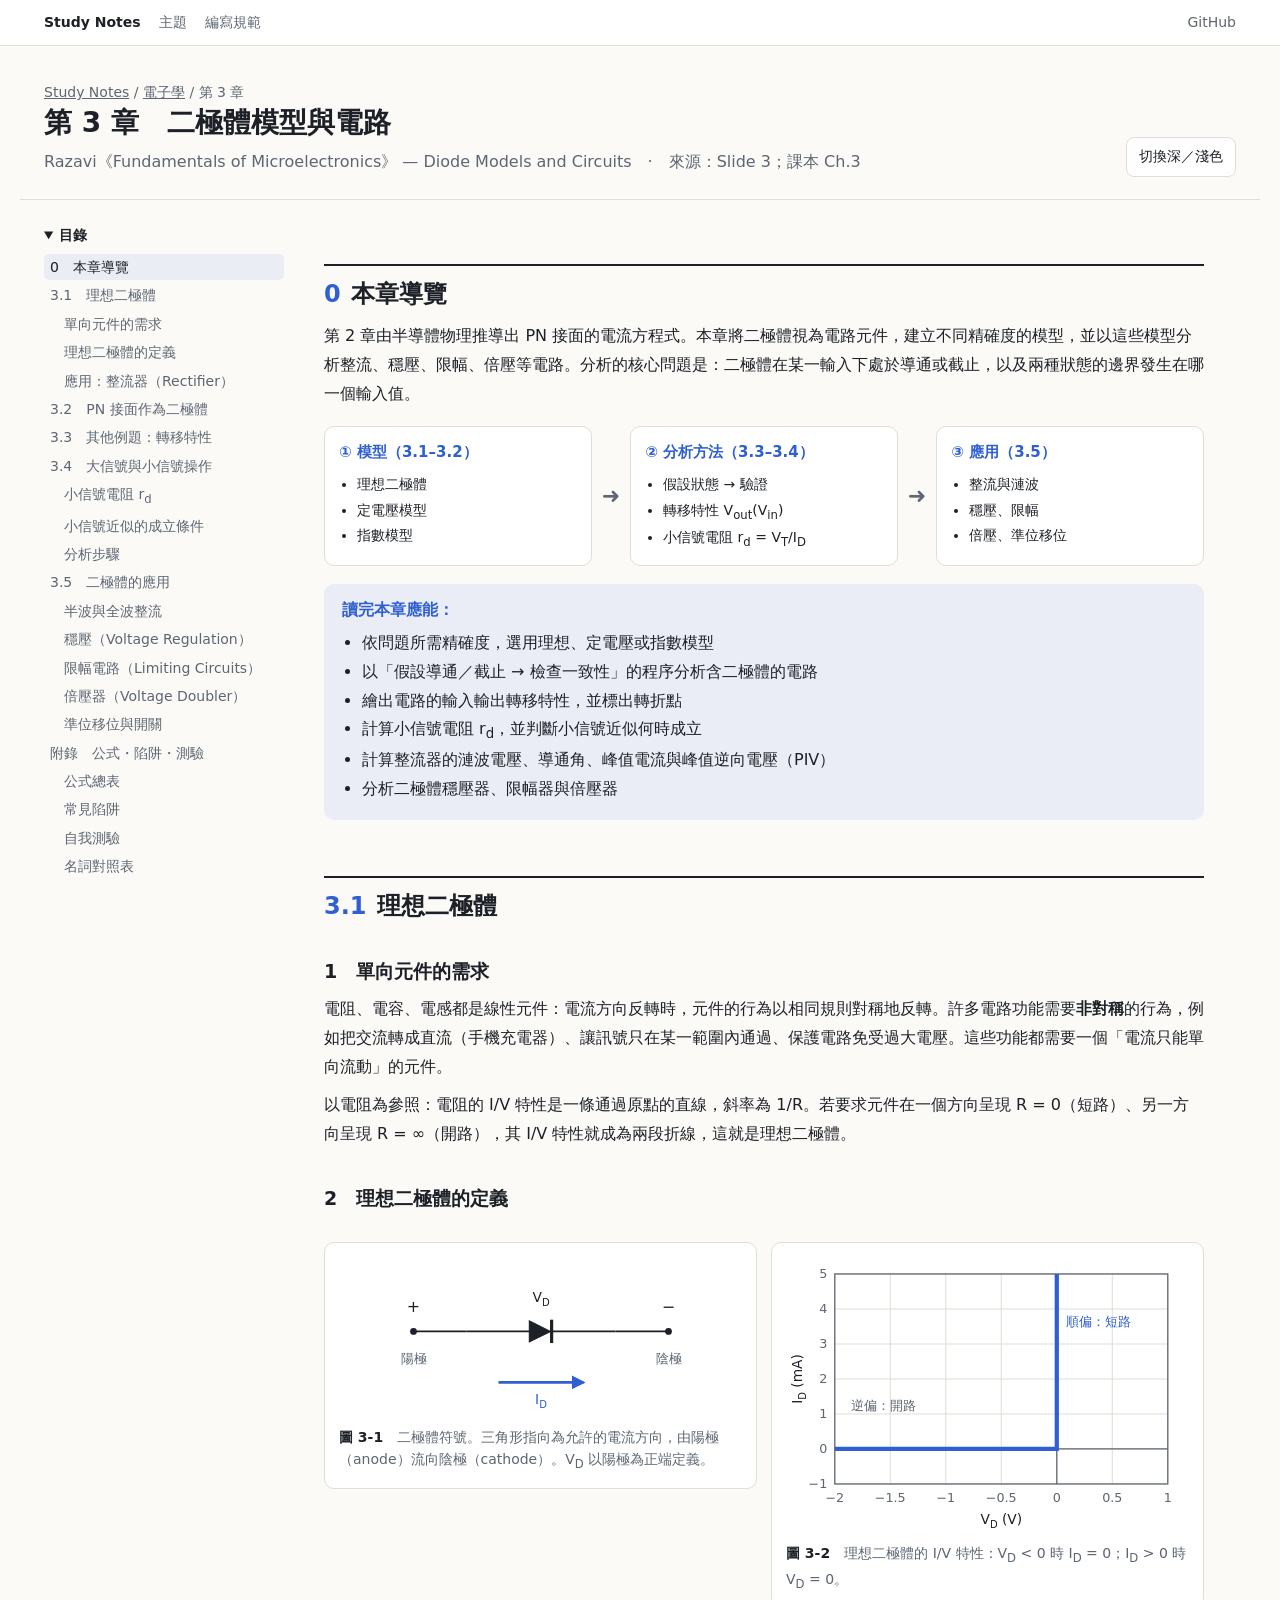
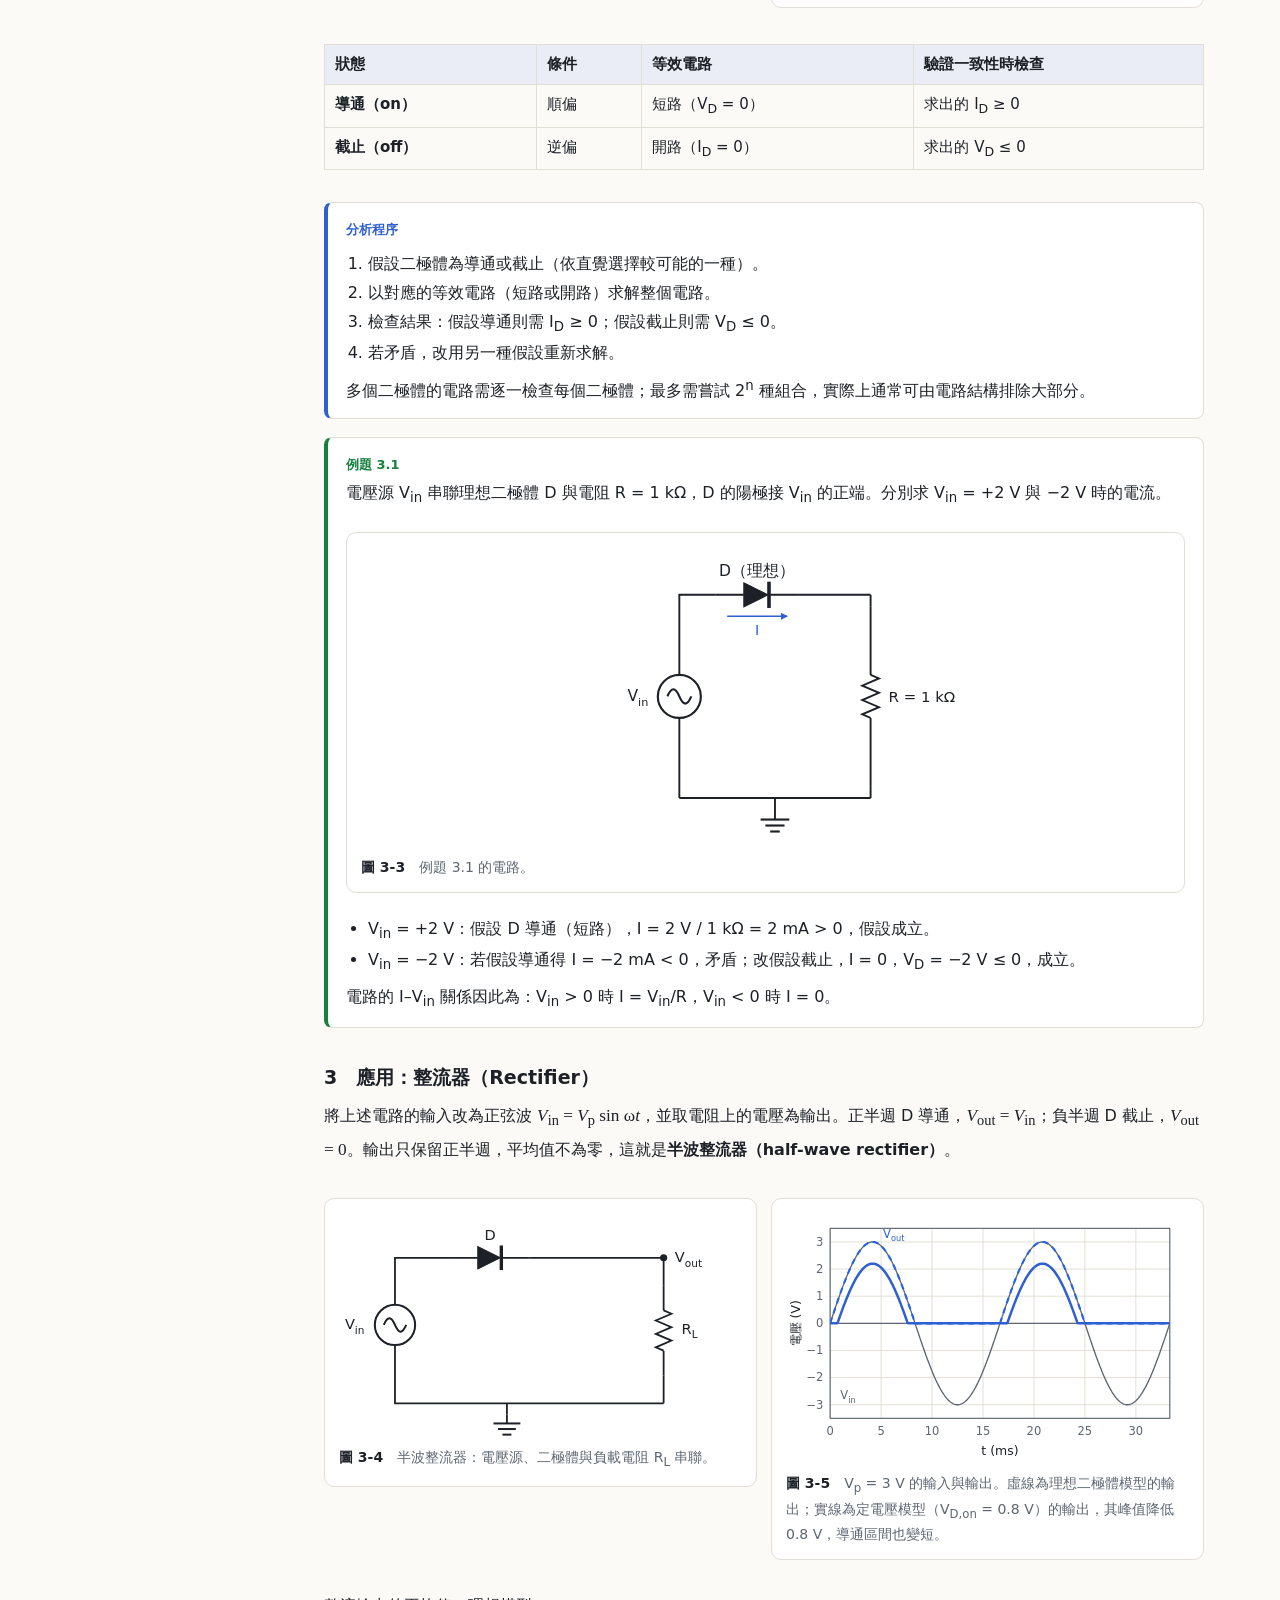
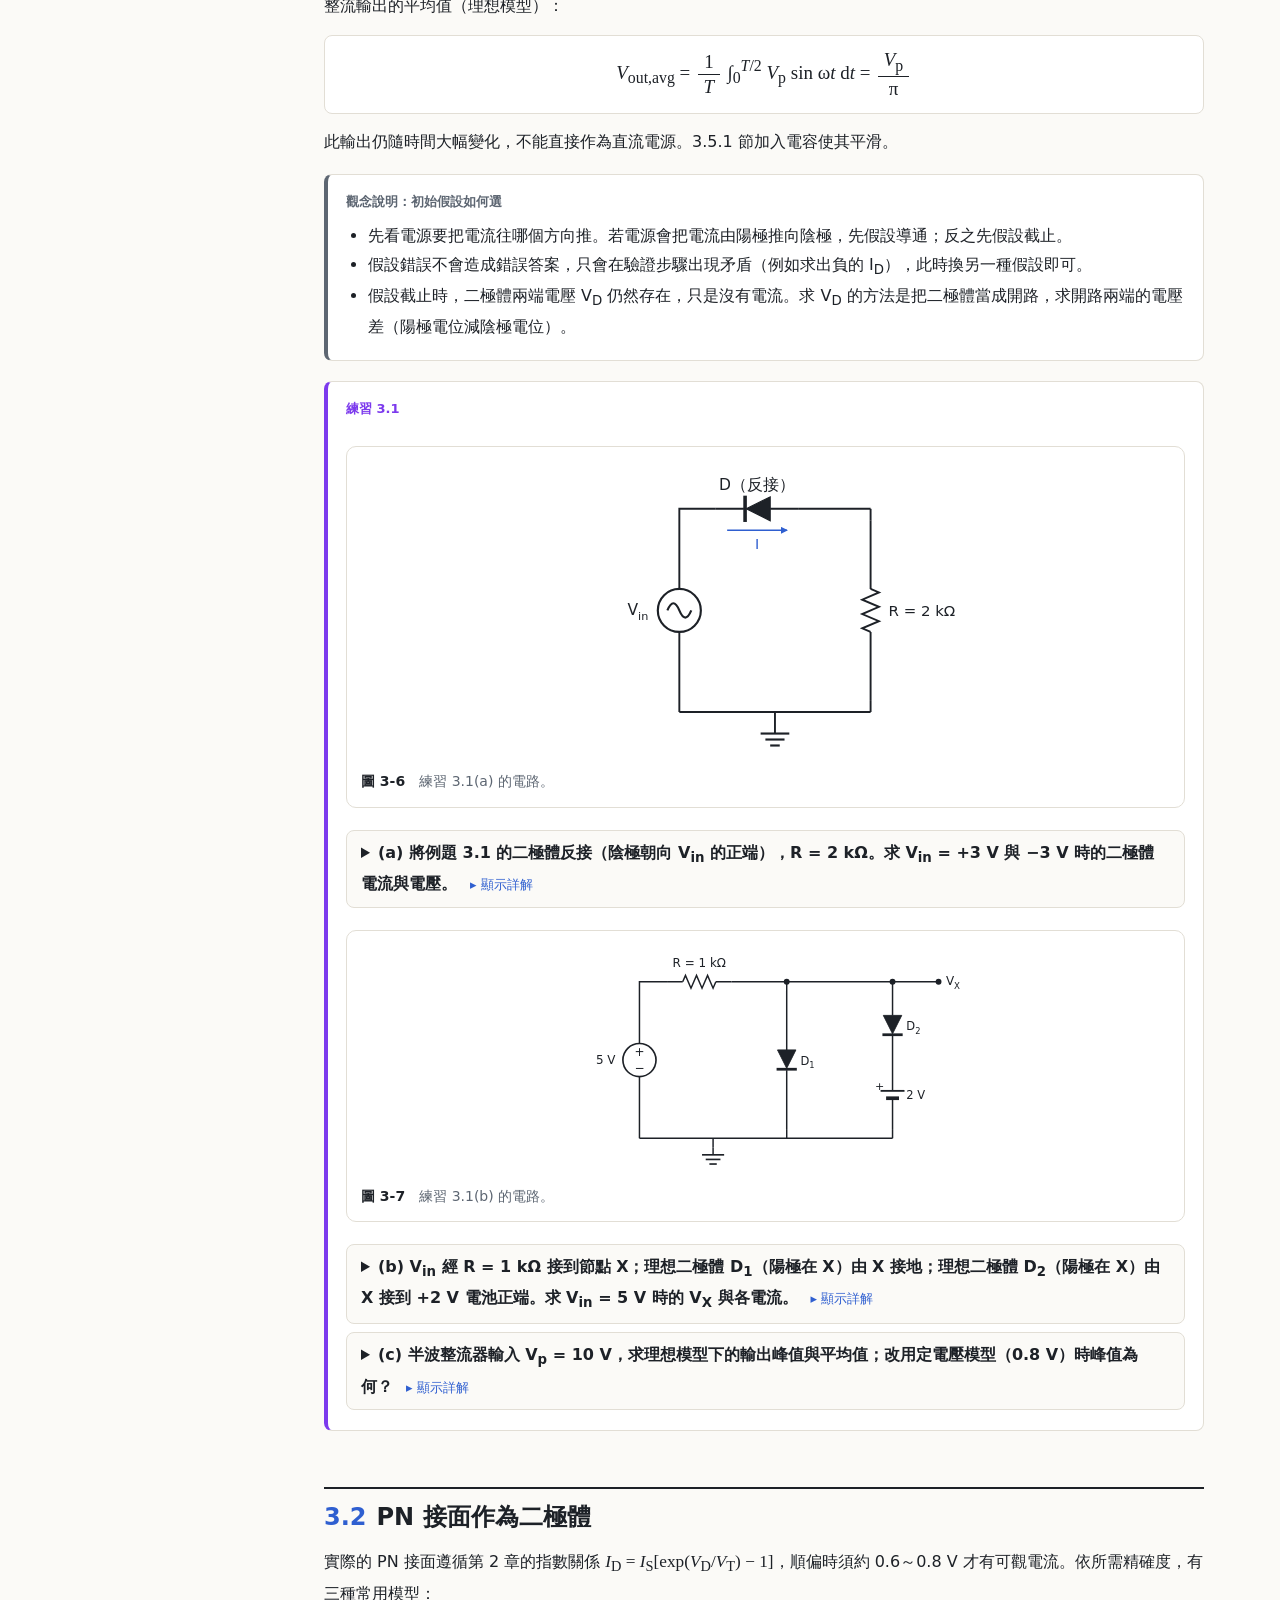
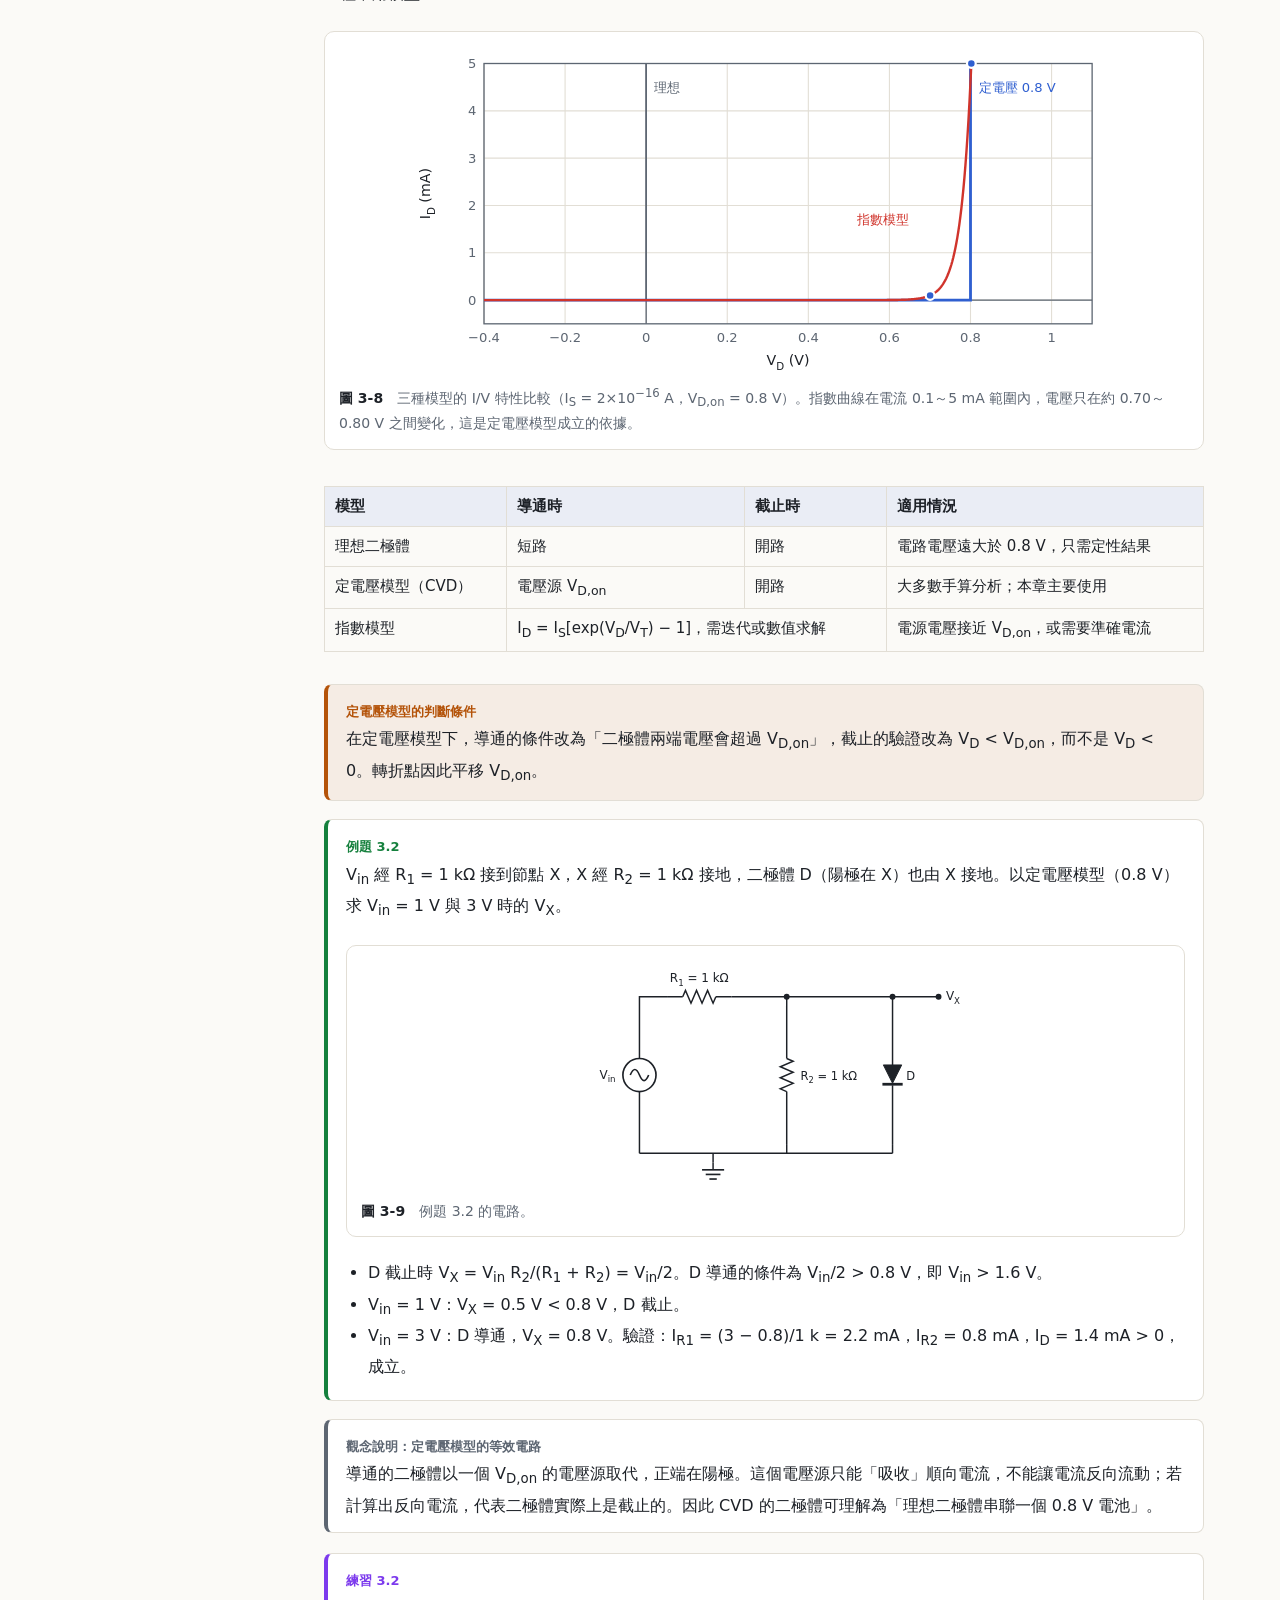
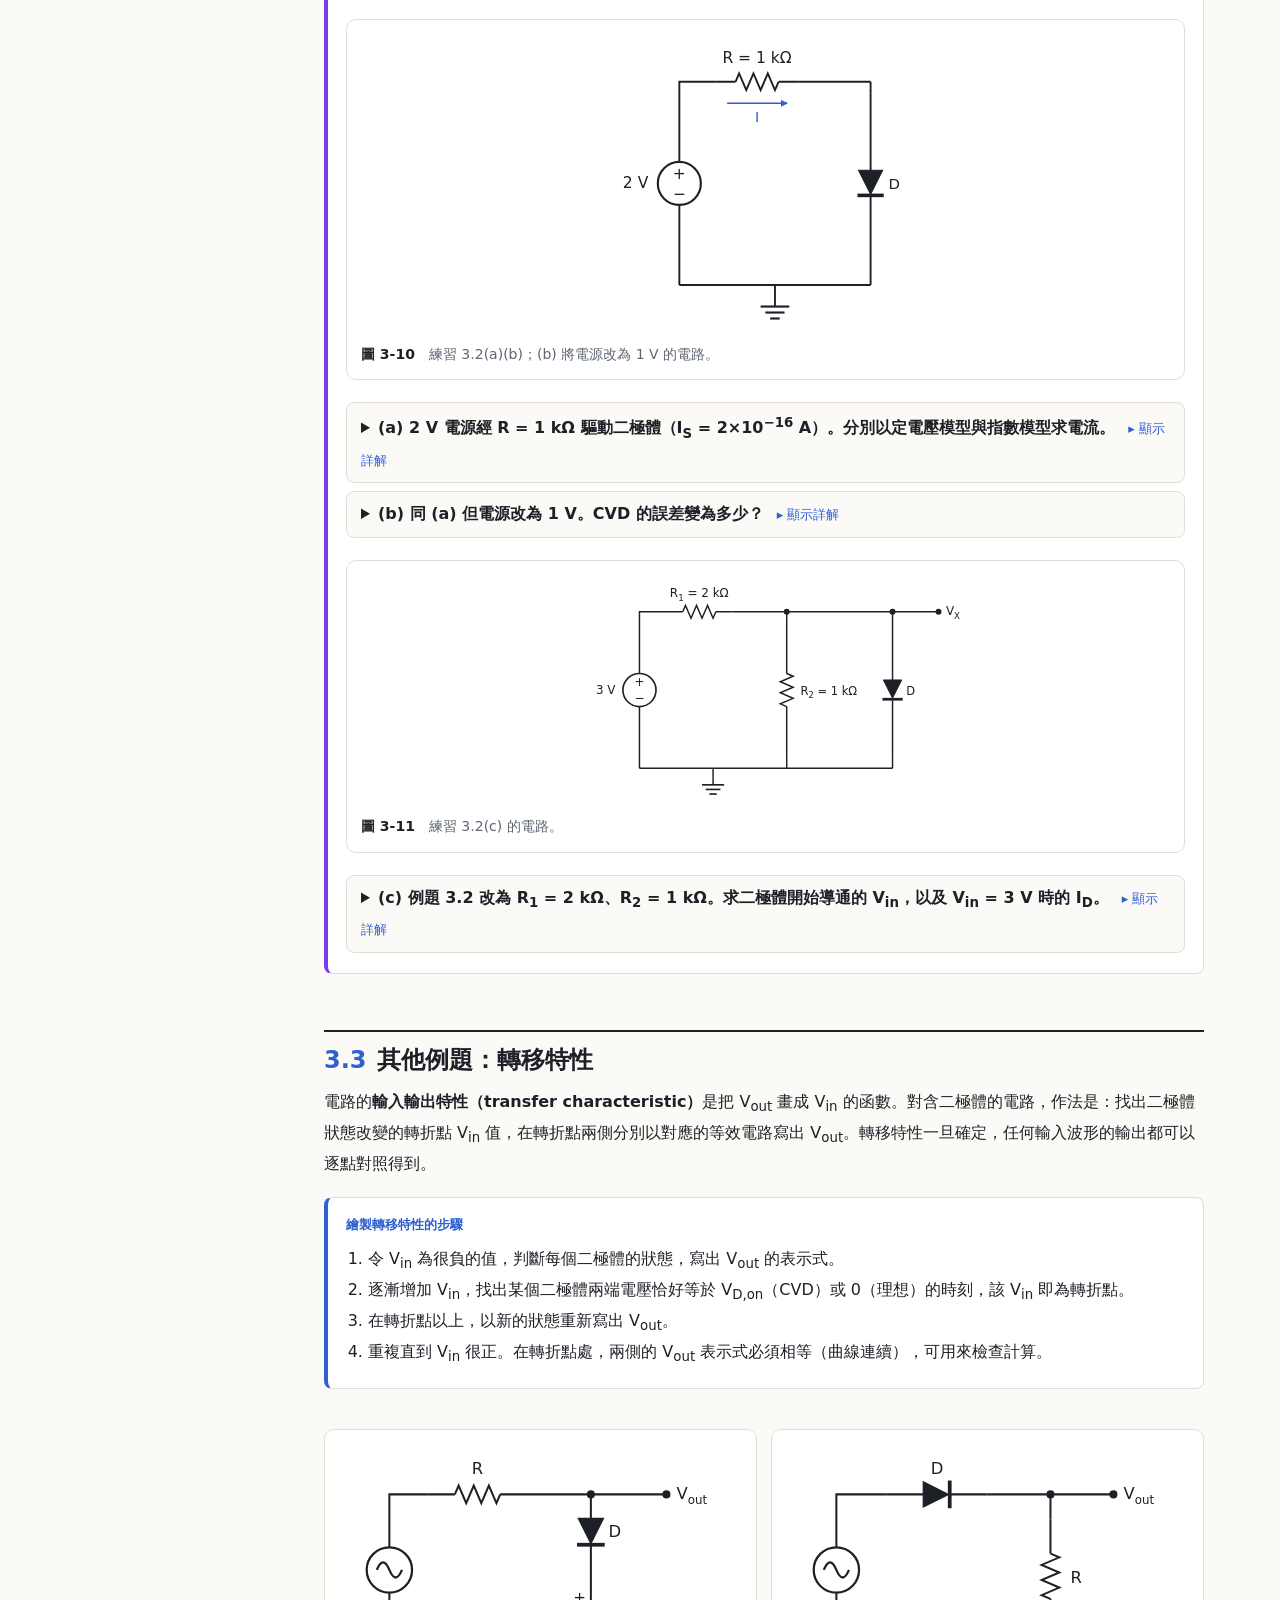
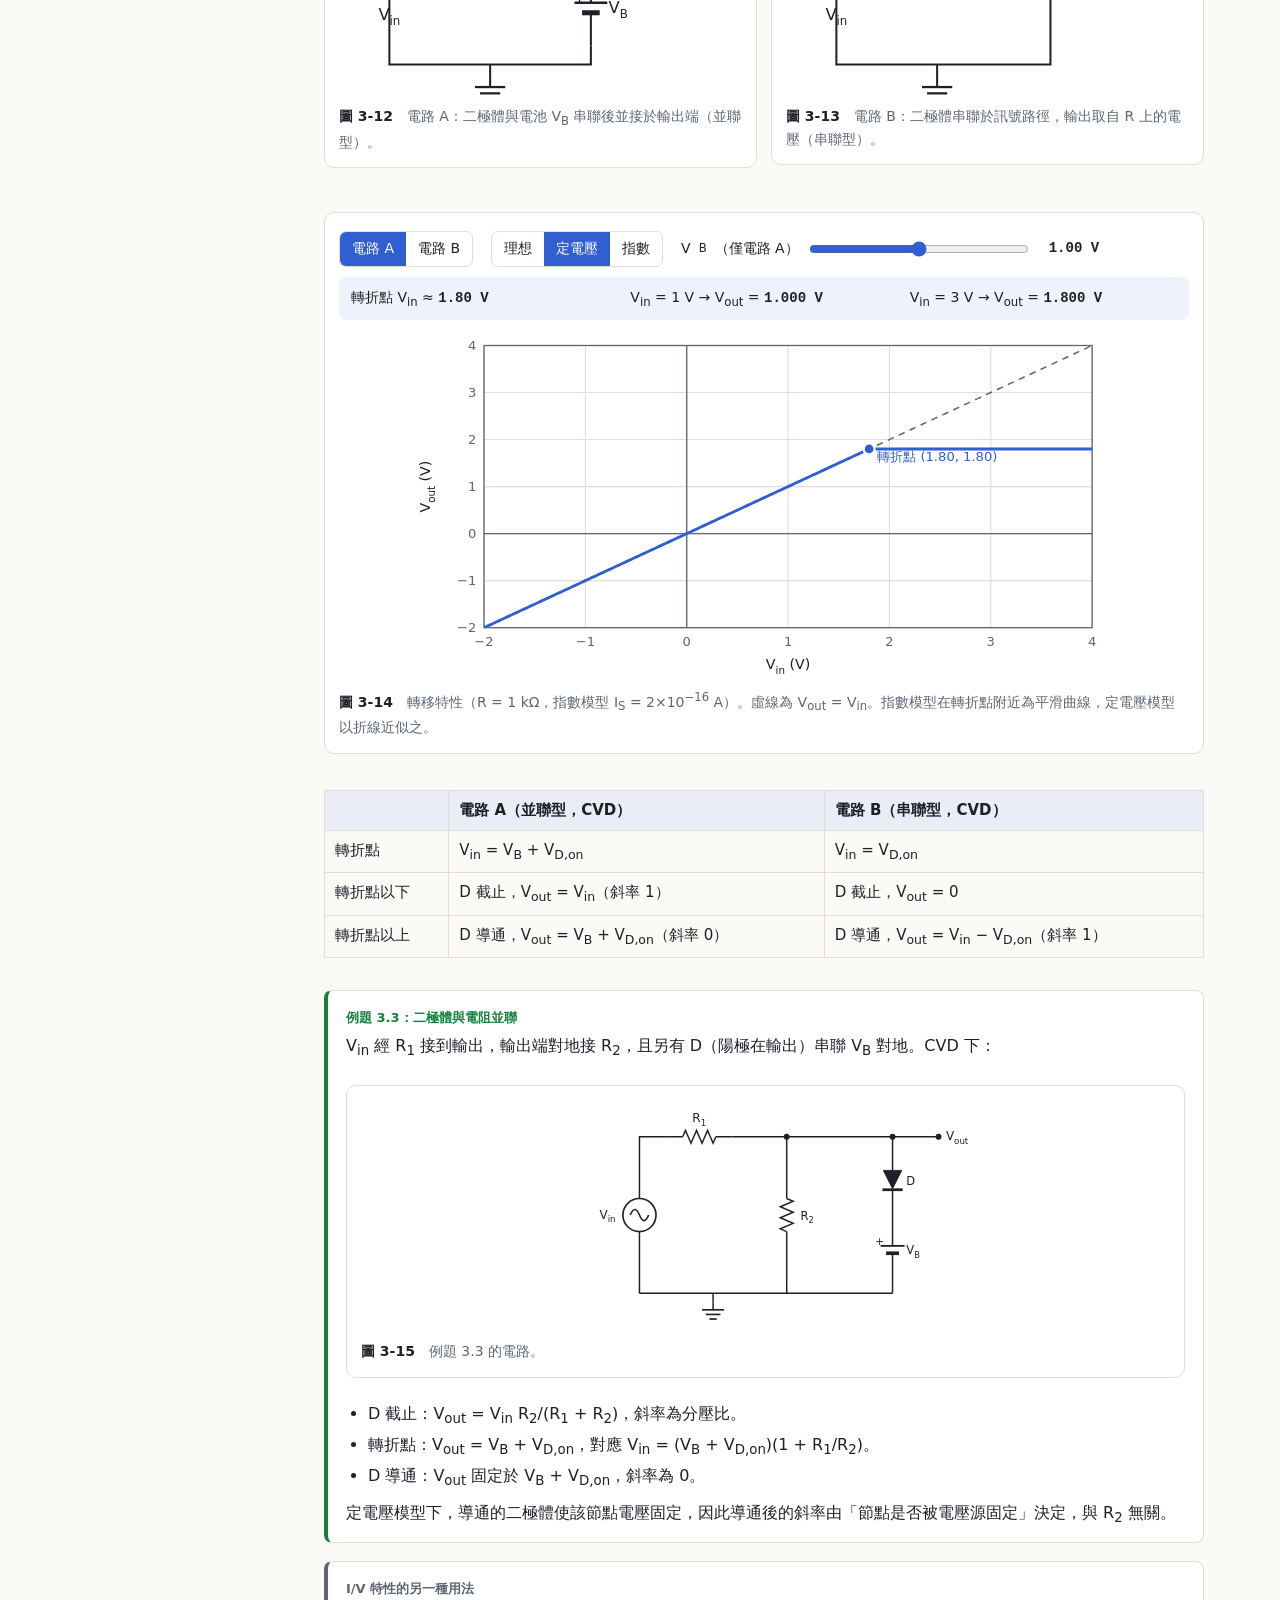
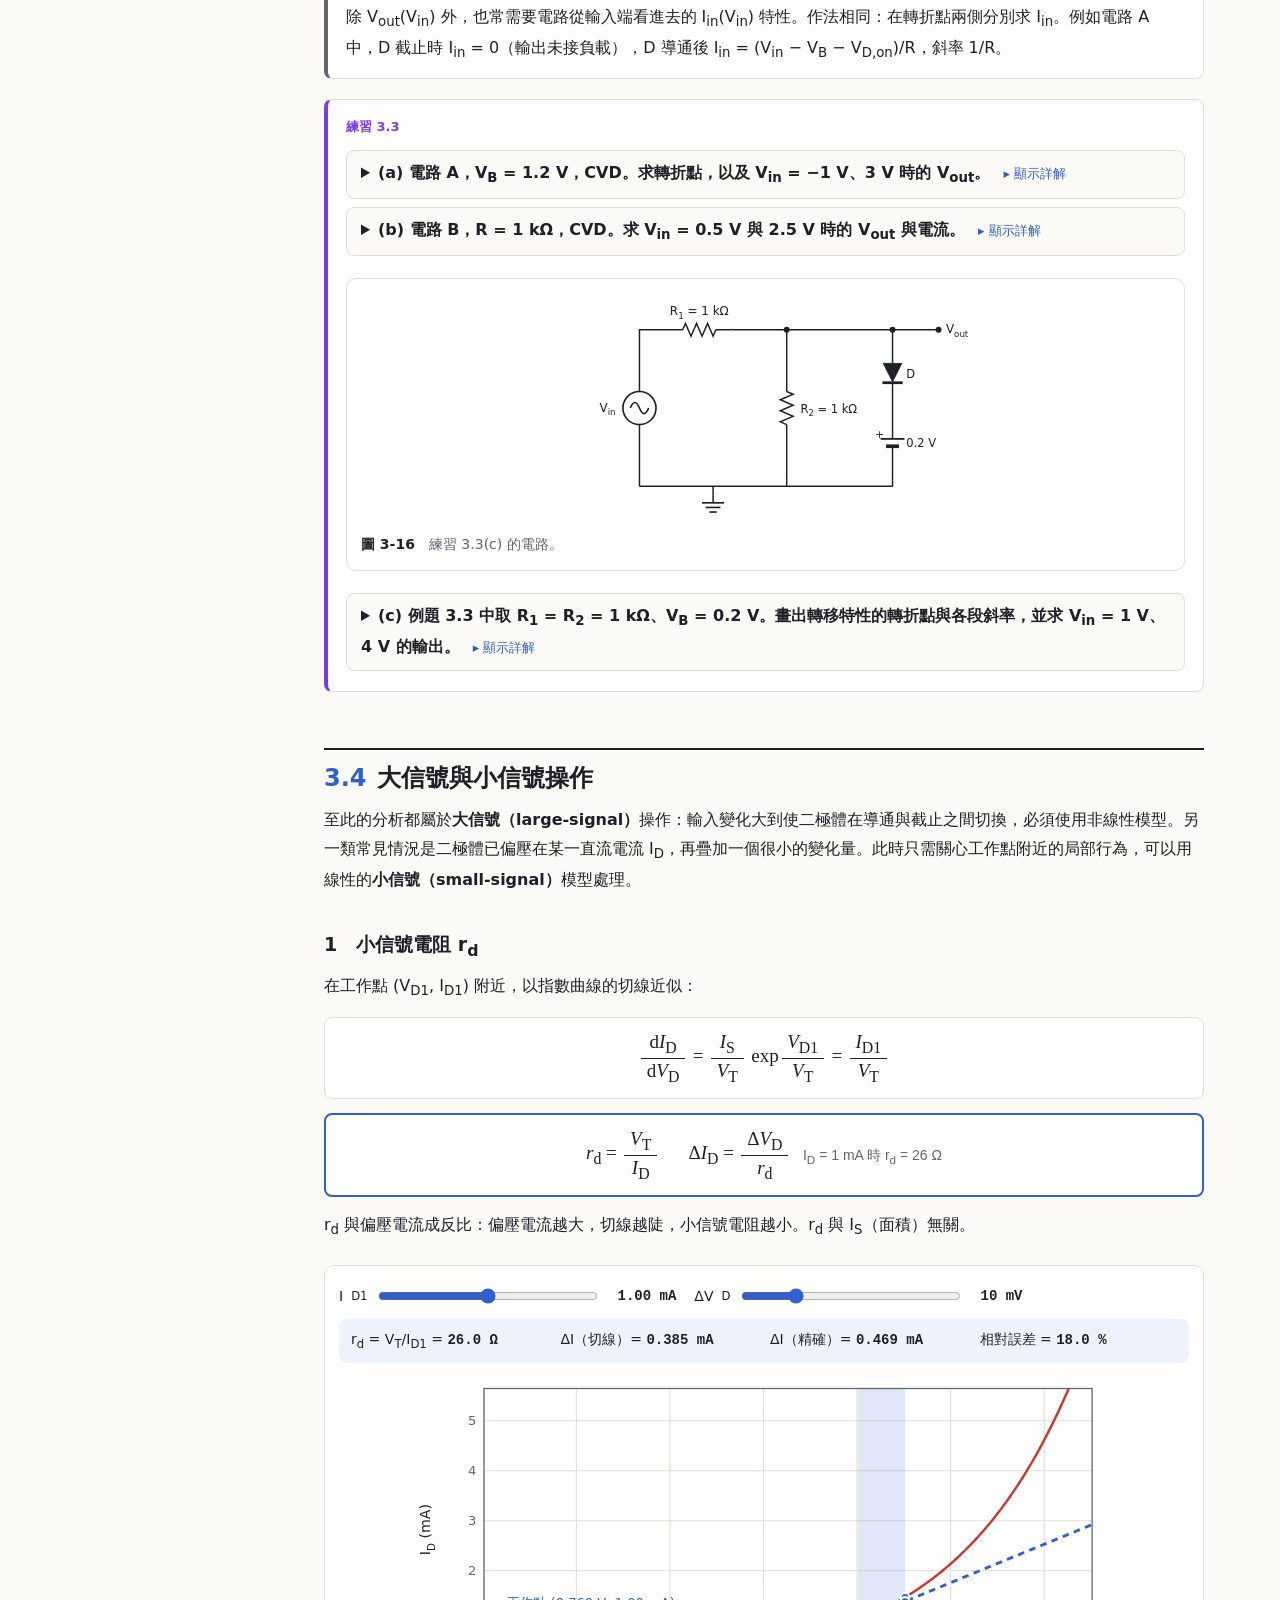
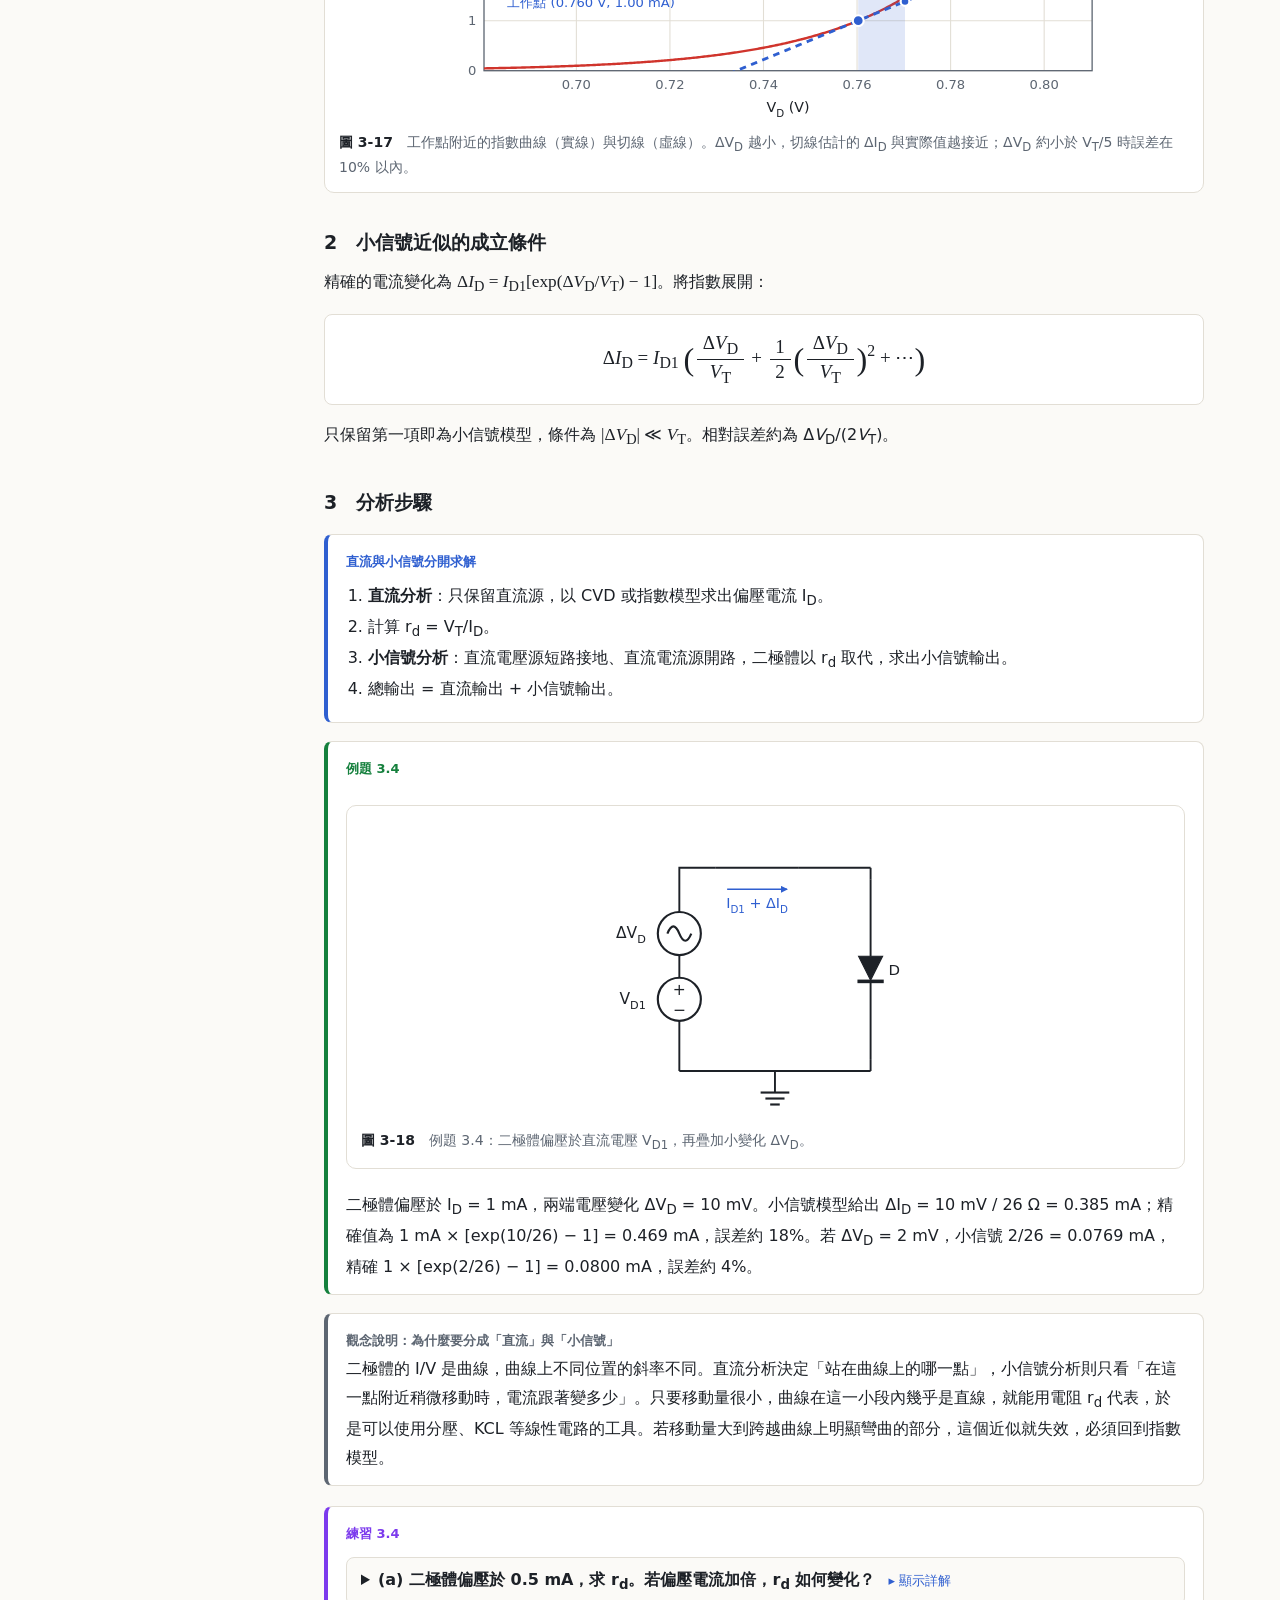
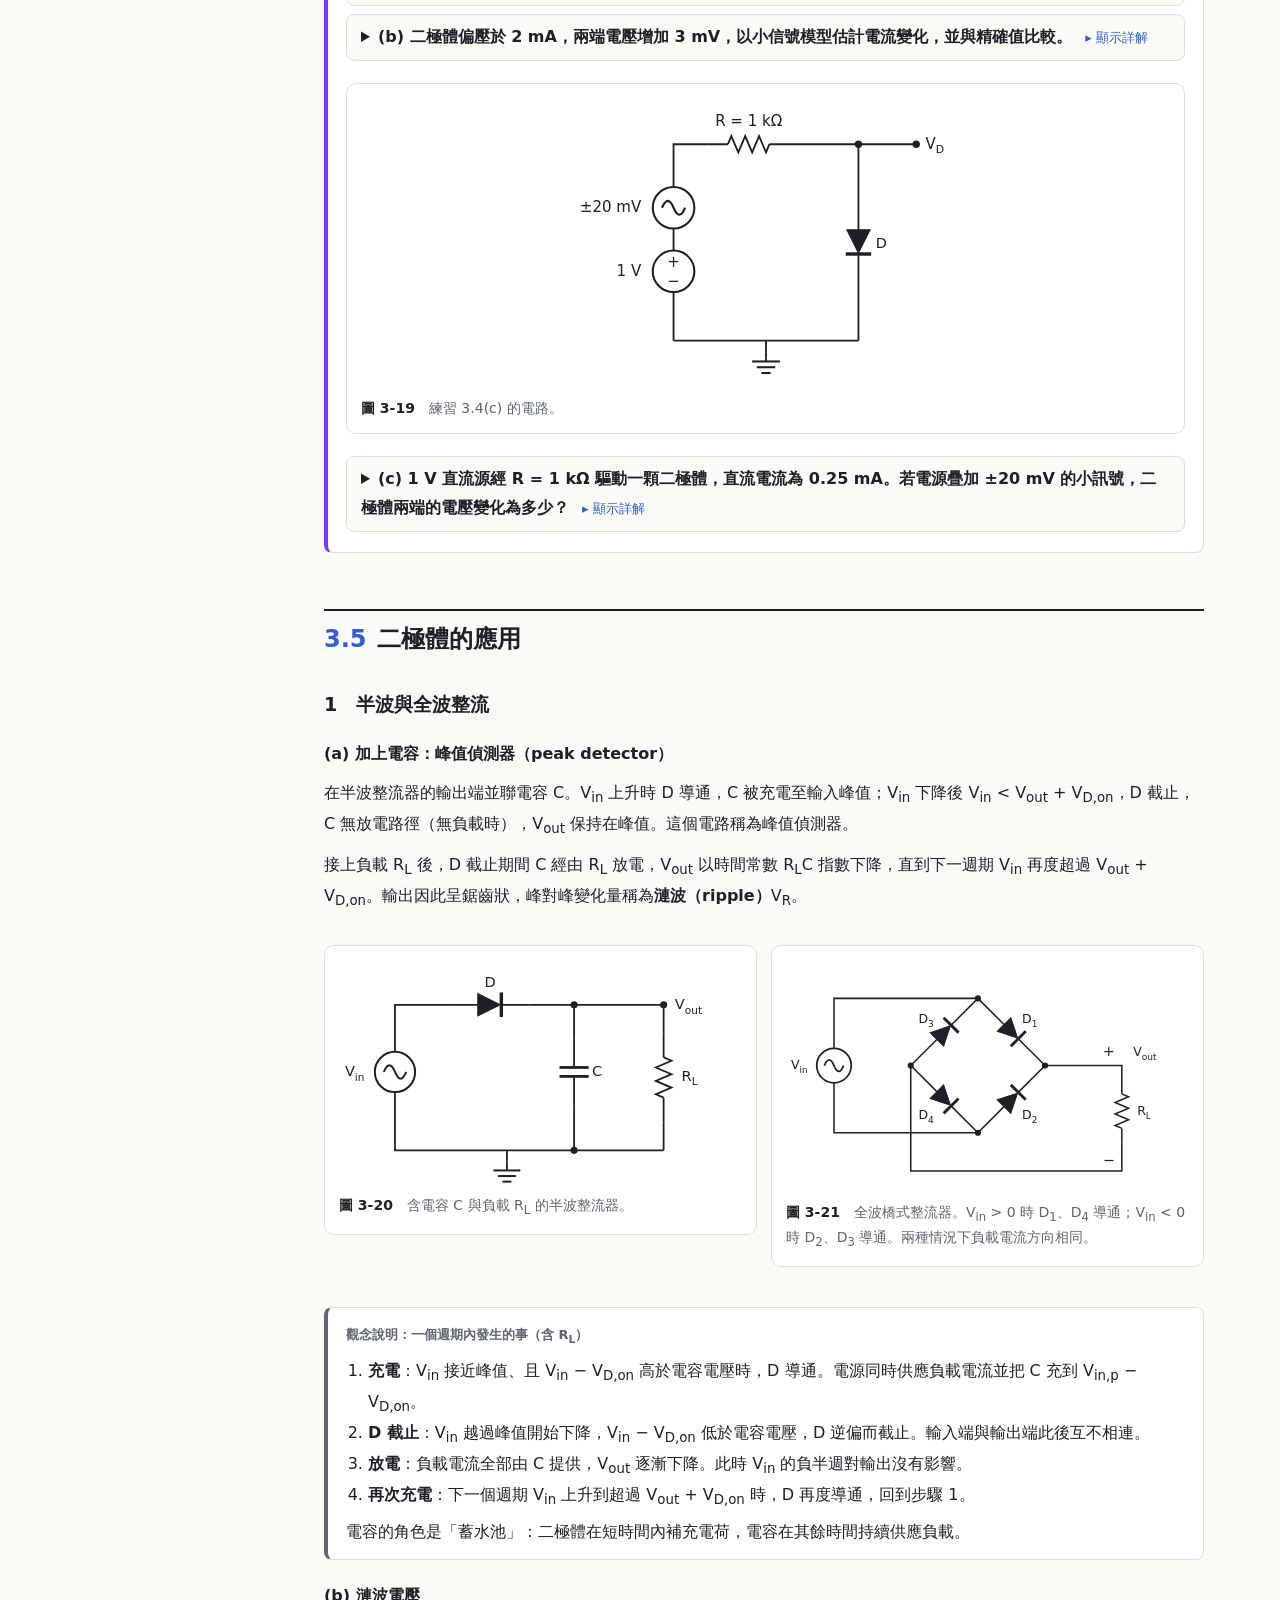
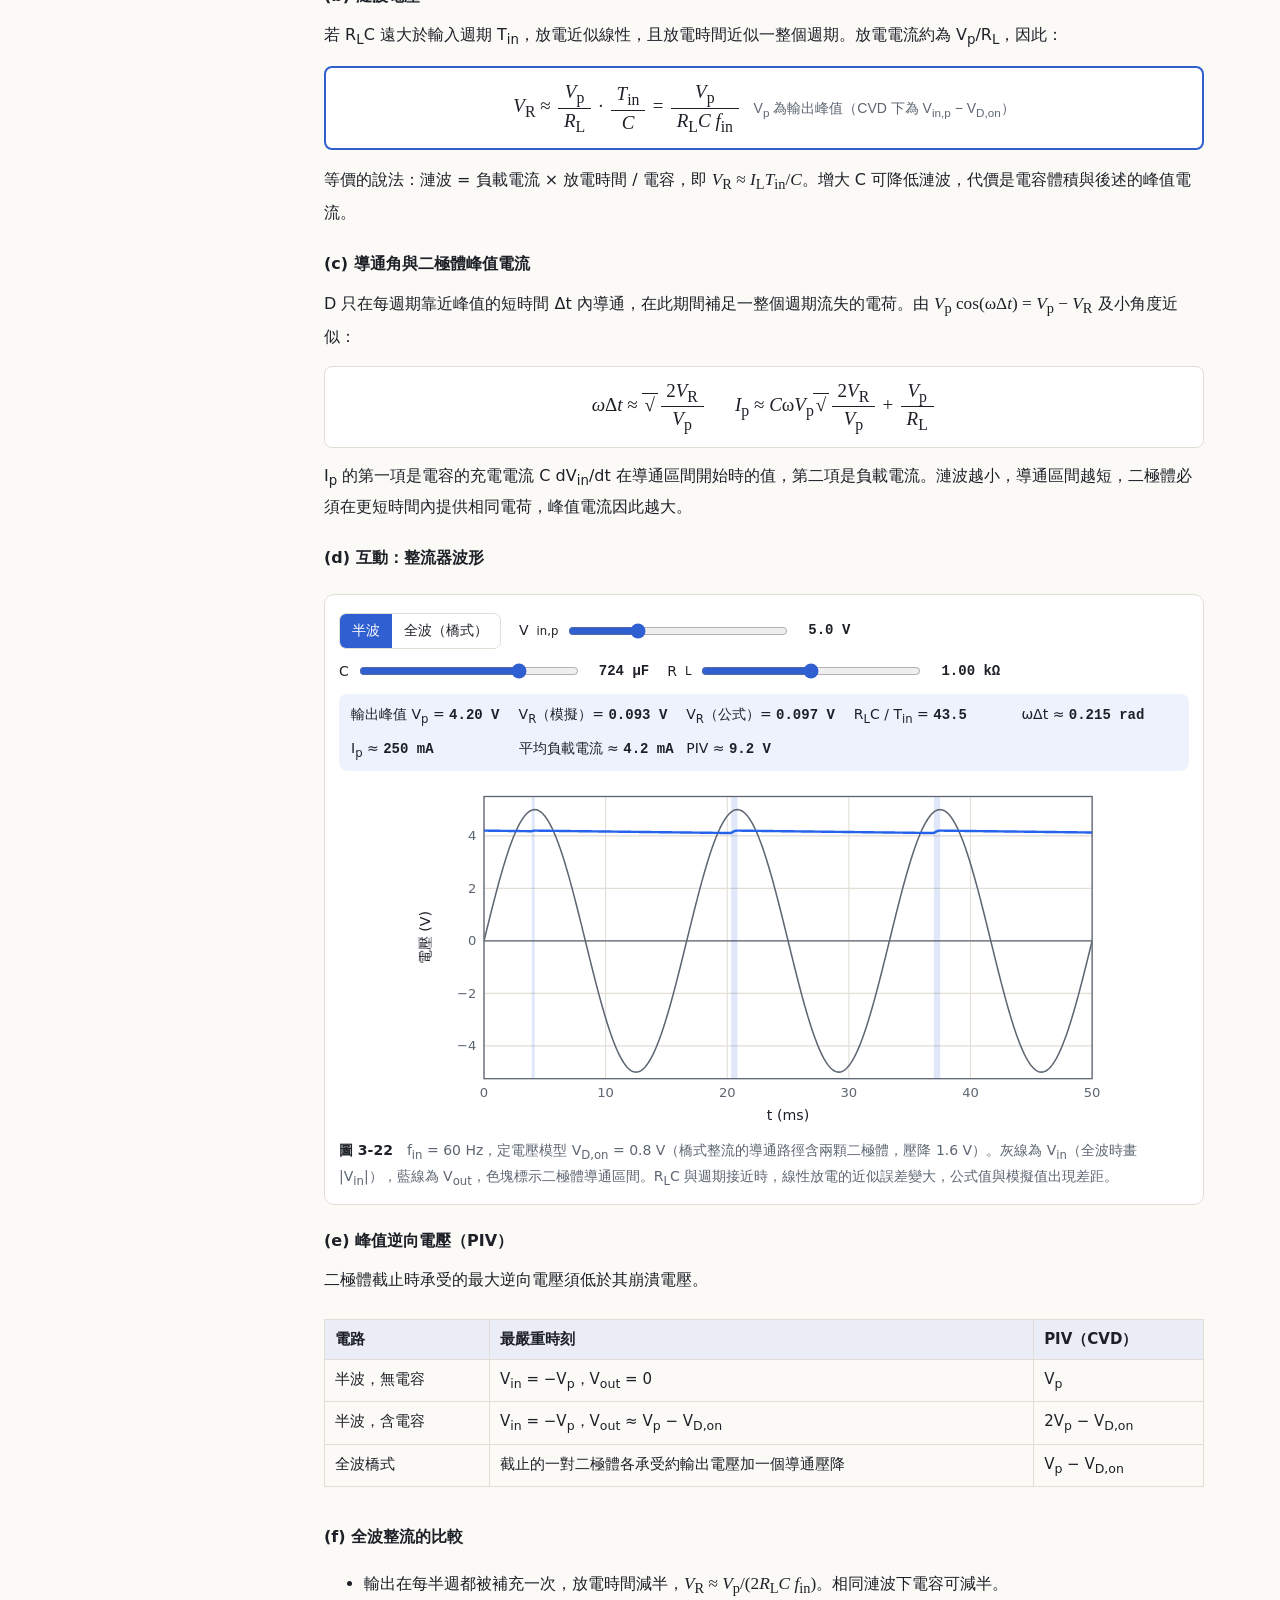
<file: docs/electronics/ch03.html>
<!doctype html>
<html lang="zh-Hant">
<head>
<meta charset="utf-8">
<meta name="viewport" content="width=device-width, initial-scale=1">
<title>第 3 章　二極體模型與電路｜電子學</title>
<meta name="description" content="以理想、定電壓與指數模型分析二極體電路，涵蓋轉移特性、小信號電阻與整流、穩壓、限幅、倍壓等應用。">
<link rel="stylesheet" href="../assets/css/notes.css">
</head>
<body>
<svg width="0" height="0" style="position:absolute" aria-hidden="true">
  <defs>
    <marker id="a-fg" viewBox="0 0 10 10" refX="8.5" refY="5" markerWidth="7" markerHeight="7" orient="auto-start-reverse"><path d="M0,0 L10,5 L0,10 z" class="mk-fg"/></marker>
    <marker id="a-e" viewBox="0 0 10 10" refX="8.5" refY="5" markerWidth="6" markerHeight="6" orient="auto-start-reverse"><path d="M0,0 L10,5 L0,10 z" class="mk-e"/></marker>
    <marker id="a-h" viewBox="0 0 10 10" refX="8.5" refY="5" markerWidth="6" markerHeight="6" orient="auto-start-reverse"><path d="M0,0 L10,5 L0,10 z" class="mk-h"/></marker>
    <marker id="a-acc" viewBox="0 0 10 10" refX="8.5" refY="5" markerWidth="5" markerHeight="5" orient="auto-start-reverse"><path d="M0,0 L10,5 L0,10 z" class="mk-acc"/></marker>
    <marker id="a-mu" viewBox="0 0 10 10" refX="8.5" refY="5" markerWidth="6" markerHeight="6" orient="auto-start-reverse"><path d="M0,0 L10,5 L0,10 z" class="mk-mu"/></marker>
    <marker id="a-pos" viewBox="0 0 10 10" refX="8.5" refY="5" markerWidth="6" markerHeight="6" orient="auto-start-reverse"><path d="M0,0 L10,5 L0,10 z" class="mk-pos"/></marker>
    <marker id="a-neg" viewBox="0 0 10 10" refX="8.5" refY="5" markerWidth="6" markerHeight="6" orient="auto-start-reverse"><path d="M0,0 L10,5 L0,10 z" class="mk-neg"/></marker>
  </defs>
</svg>

<div class="sitebar"><div class="in">
  <a class="brand" href="../index.html">Study Notes</a>
  <a href="../index.html#courses">主題</a>
  <a href="../guide.html">編寫規範</a>
  <span class="sp"></span>
  <a href="https://github.com/Nelson0314/ee-study-notes">GitHub</a>
</div></div>
<header class="top">
  <div>
    <p class="crumb"><a href="../index.html">Study Notes</a> / <a href="index.html">電子學</a> / 第 3 章</p>
    <h1>第 3 章　二極體模型與電路</h1>
    <p>Razavi《Fundamentals of Microelectronics》 — Diode Models and Circuits　·　來源：Slide 3；課本 Ch.3</p>
  </div>
  <button id="themeBtn" type="button">切換深／淺色</button>
</header>

<div class="layout">
<nav class="toc" id="toc">
  <details open>
    <summary>目錄</summary>
    <ol>
      <li><a href="#intro">0　本章導覽</a></li>
      <li><a href="#sec-3-1">3.1　理想二極體</a>
        <ol><li><a href="#sec-3-1-a">單向元件的需求</a></li><li><a href="#sec-3-1-b">理想二極體的定義</a></li><li><a href="#sec-3-1-c">應用：整流器（Rectifier）</a></li></ol>
      </li>
      <li><a href="#sec-3-2">3.2　PN 接面作為二極體</a></li>
      <li><a href="#sec-3-3">3.3　其他例題：轉移特性</a></li>
      <li><a href="#sec-3-4">3.4　大信號與小信號操作</a>
        <ol><li><a href="#sec-3-4-a">小信號電阻 r<sub>d</sub></a></li><li><a href="#sec-3-4-b">小信號近似的成立條件</a></li><li><a href="#sec-3-4-c">分析步驟</a></li></ol>
      </li>
      <li><a href="#sec-3-5">3.5　二極體的應用</a>
        <ol><li><a href="#sec-3-5-a">半波與全波整流</a></li><li><a href="#sec-3-5-b">穩壓（Voltage Regulation）</a></li><li><a href="#sec-3-5-c">限幅電路（Limiting Circuits）</a></li><li><a href="#sec-3-5-d">倍壓器（Voltage Doubler）</a></li><li><a href="#sec-3-5-e">準位移位與開關</a></li></ol>
      </li>
      <li><a href="#app">附錄　公式・陷阱・測驗</a>
        <ol><li><a href="#app-a">公式總表</a></li><li><a href="#app-b">常見陷阱</a></li><li><a href="#app-c">自我測驗</a></li><li><a href="#app-d">名詞對照表</a></li></ol>
      </li>
    </ol>
  </details>
</nav>

<main style="--chap:&quot;3-&quot;">
<h2 id="intro"><span class="no">0</span>本章導覽</h2>
<p>第 2 章由半導體物理推導出 PN 接面的電流方程式。本章將二極體視為電路元件，建立不同精確度的模型，並以這些模型分析整流、穩壓、限幅、倍壓等電路。分析的核心問題是：二極體在某一輸入下處於導通或截止，以及兩種狀態的邊界發生在哪一個輸入值。</p>
<div class="flow">
  <div class="stage"><h4>① 模型（3.1–3.2）</h4><ul><li>理想二極體</li><li>定電壓模型</li><li>指數模型</li></ul></div>
  <div class="arr">➜</div>
  <div class="stage"><h4>② 分析方法（3.3–3.4）</h4><ul><li>假設狀態 → 驗證</li><li>轉移特性 V<sub>out</sub>(V<sub>in</sub>)</li><li>小信號電阻 r<sub>d</sub> = V<sub>T</sub>/I<sub>D</sub></li></ul></div>
  <div class="arr">➜</div>
  <div class="stage"><h4>③ 應用（3.5）</h4><ul><li>整流與漣波</li><li>穩壓、限幅</li><li>倍壓、準位移位</li></ul></div>
</div>

<div class="goal"><b>讀完本章應能：</b>
<ul>
  <li>依問題所需精確度，選用理想、定電壓或指數模型</li>
  <li>以「假設導通／截止 → 檢查一致性」的程序分析含二極體的電路</li>
  <li>繪出電路的輸入輸出轉移特性，並標出轉折點</li>
  <li>計算小信號電阻 r<sub>d</sub>，並判斷小信號近似何時成立</li>
  <li>計算整流器的漣波電壓、導通角、峰值電流與峰值逆向電壓（PIV）</li>
  <li>分析二極體穩壓器、限幅器與倍壓器</li>
</ul></div>

<h2 id="sec-3-1"><span class="no">3.1</span>理想二極體</h2>
<h3 id="sec-3-1-a">1　單向元件的需求</h3>
<p>電阻、電容、電感都是線性元件：電流方向反轉時，元件的行為以相同規則對稱地反轉。許多電路功能需要<b>非對稱</b>的行為，例如把交流轉成直流（手機充電器）、讓訊號只在某一範圍內通過、保護電路免受過大電壓。這些功能都需要一個「電流只能單向流動」的元件。</p>
<p>以電阻為參照：電阻的 I/V 特性是一條通過原點的直線，斜率為 1/R。若要求元件在一個方向呈現 R = 0（短路）、另一方向呈現 R = ∞（開路），其 I/V 特性就成為兩段折線，這就是理想二極體。</p>
<h3 id="sec-3-1-b">2　理想二極體的定義</h3>
<div class="grid2">
  <figure class="fig"><svg id="f-sym" class="sm"></svg>
    <figcaption>二極體符號。三角形指向為允許的電流方向，由陽極（anode）流向陰極（cathode）。V<sub>D</sub> 以陽極為正端定義。</figcaption></figure>
  <figure class="fig"><svg id="f-ideal"></svg>
    <figcaption>理想二極體的 I/V 特性：V<sub>D</sub> &lt; 0 時 I<sub>D</sub> = 0；I<sub>D</sub> &gt; 0 時 V<sub>D</sub> = 0。</figcaption></figure>
</div>

<div class="tbl"><table>
  <tr><th>狀態</th><th>條件</th><th>等效電路</th><th>驗證一致性時檢查</th></tr>
  <tr><td><b>導通（on）</b></td><td>順偏</td><td>短路（V<sub>D</sub> = 0）</td><td>求出的 I<sub>D</sub> ≥ 0</td></tr>
  <tr><td><b>截止（off）</b></td><td>逆偏</td><td>開路（I<sub>D</sub> = 0）</td><td>求出的 V<sub>D</sub> ≤ 0</td></tr>
</table></div>

<div class="box"><span class="tag">分析程序</span>
<ol>
  <li>假設二極體為導通或截止（依直覺選擇較可能的一種）。</li>
  <li>以對應的等效電路（短路或開路）求解整個電路。</li>
  <li>檢查結果：假設導通則需 I<sub>D</sub> ≥ 0；假設截止則需 V<sub>D</sub> ≤ 0。</li>
  <li>若矛盾，改用另一種假設重新求解。</li>
</ol>
多個二極體的電路需逐一檢查每個二極體；最多需嘗試 2<sup>n</sup> 種組合，實際上通常可由電路結構排除大部分。</div>

<div class="box ex"><span class="tag">例題 3.1</span><br>
電壓源 V<sub>in</sub> 串聯理想二極體 D 與電阻 R = 1 kΩ，D 的陽極接 V<sub>in</sub> 的正端。分別求 V<sub>in</sub> = +2 V 與 −2 V 時的電流。<figure class="fig"><svg id="e31" class="md"></svg><figcaption>例題 3.1 的電路。</figcaption></figure>
<ul>
  <li>V<sub>in</sub> = +2 V：假設 D 導通（短路），I = 2 V / 1 kΩ = 2 mA &gt; 0，假設成立。</li>
  <li>V<sub>in</sub> = −2 V：若假設導通得 I = −2 mA &lt; 0，矛盾；改假設截止，I = 0，V<sub>D</sub> = −2 V ≤ 0，成立。</li>
</ul>
電路的 I–V<sub>in</sub> 關係因此為：V<sub>in</sub> &gt; 0 時 I = V<sub>in</sub>/R，V<sub>in</sub> &lt; 0 時 I = 0。</div>

<h3 id="sec-3-1-c">3　應用：整流器（Rectifier）</h3>
<p>將上述電路的輸入改為正弦波 <span class="m"><i>V</i><sub>in</sub> = <i>V</i><sub>p</sub> sin ω<i>t</i></span>，並取電阻上的電壓為輸出。正半週 D 導通，<span class="m"><i>V</i><sub>out</sub> = <i>V</i><sub>in</sub></span>；負半週 D 截止，<span class="m"><i>V</i><sub>out</sub> = 0</span>。輸出只保留正半週，平均值不為零，這就是<b>半波整流器（half-wave rectifier）</b>。</p>
<div class="grid2">
  <figure class="fig"><svg id="f-hw1" class="md"></svg>
    <figcaption>半波整流器：電壓源、二極體與負載電阻 R<sub>L</sub> 串聯。</figcaption></figure>
  <figure class="fig"><svg id="f-hw1w"></svg>
    <figcaption>V<sub>p</sub> = 3 V 的輸入與輸出。虛線為理想二極體模型的輸出；實線為定電壓模型（V<sub>D,on</sub> = 0.8 V）的輸出，其峰值降低 0.8 V，導通區間也變短。</figcaption></figure>
</div>

<p>整流輸出的平均值（理想模型）：</p>
<div class="eq"><i>V</i><sub>out,avg</sub> = <span class="frac"><span>1</span><span><i>T</i></span></span> ∫<sub>0</sub><sup><i>T</i>/2</sup> <i>V</i><sub>p</sub> sin ω<i>t</i> d<i>t</i> = <span class="frac"><span><i>V</i><sub>p</sub></span><span>π</span></span></div>

<p>此輸出仍隨時間大幅變化，不能直接作為直流電源。3.5.1 節加入電容使其平滑。</p>
<div class="box note"><span class="tag">觀念說明：初始假設如何選</span><br>
<ul>
  <li>先看電源要把電流往哪個方向推。若電源會把電流由陽極推向陰極，先假設導通；反之先假設截止。</li>
  <li>假設錯誤不會造成錯誤答案，只會在驗證步驟出現矛盾（例如求出負的 I<sub>D</sub>），此時換另一種假設即可。</li>
  <li>假設截止時，二極體兩端電壓 V<sub>D</sub> 仍然存在，只是沒有電流。求 V<sub>D</sub> 的方法是把二極體當成開路，求開路兩端的電壓差（陽極電位減陰極電位）。</li>
</ul></div>

<div class="practice"><span class="tag">練習 3.1</span>
<figure class="fig"><svg id="p31a" class="md"></svg><figcaption>練習 3.1(a) 的電路。</figcaption></figure><details class="q"><summary>(a) 將例題 3.1 的二極體反接（陰極朝向 V<sub>in</sub> 的正端），R = 2 kΩ。求 V<sub>in</sub> = +3 V 與 −3 V 時的二極體電流與電壓。</summary>
<ol class="sol">
  <li>V<sub>in</sub> = +3 V：電源將電流由陰極推向陽極，先假設截止。I<sub>D</sub> = 0，R 上無壓降，二極體兩端承受全部電源電壓，陽極電位比陰極低 3 V，V<sub>D</sub> = −3 V ≤ 0，假設成立。</li>
  <li>V<sub>in</sub> = −3 V：電流方向改為由陽極流向陰極，假設導通。V<sub>D</sub> = 0，I<sub>D</sub> = 3 V / 2 kΩ = 1.5 mA &gt; 0，假設成立。</li>
</ol></details>
<figure class="fig"><svg id="p31b" class="md"></svg><figcaption>練習 3.1(b) 的電路。</figcaption></figure><details class="q"><summary>(b) V<sub>in</sub> 經 R = 1 kΩ 接到節點 X；理想二極體 D<sub>1</sub>（陽極在 X）由 X 接地；理想二極體 D<sub>2</sub>（陽極在 X）由 X 接到 +2 V 電池正端。求 V<sub>in</sub> = 5 V 時的 V<sub>X</sub> 與各電流。</summary>
<ol class="sol">
  <li>D<sub>1</sub> 與 D<sub>2</sub> 的陽極都在 X。D<sub>1</sub> 陰極在 0 V，D<sub>2</sub> 陰極在 2 V，X 升高時 D<sub>1</sub> 先導通。</li>
  <li>假設 D<sub>1</sub> 導通、D<sub>2</sub> 截止：V<sub>X</sub> = 0。</li>
  <li>驗證 D<sub>2</sub>：V<sub>D2</sub> = 0 − 2 = −2 V ≤ 0，截止成立。</li>
  <li>I<sub>R</sub> = (5 − 0)/1 k = 5 mA，全部流入 D<sub>1</sub>，I<sub>D1</sub> = 5 mA &gt; 0，成立。</li>
</ol></details>
<details class="q"><summary>(c) 半波整流器輸入 V<sub>p</sub> = 10 V，求理想模型下的輸出峰值與平均值；改用定電壓模型（0.8 V）時峰值為何？</summary>
<ol class="sol">
  <li>理想模型：峰值 10 V，平均值 V<sub>p</sub>/π = 10/π ≈ 3.18 V。</li>
  <li>定電壓模型：V<sub>in</sub> 必須超過 0.8 V 二極體才導通，輸出峰值 10 − 0.8 = 9.2 V。</li>
</ol></details>
</div>

<h2 id="sec-3-2"><span class="no">3.2</span>PN 接面作為二極體</h2>
<p>實際的 PN 接面遵循第 2 章的指數關係 <span class="m"><i>I</i><sub>D</sub> = <i>I</i><sub>S</sub>[exp(<i>V</i><sub>D</sub>/<i>V</i><sub>T</sub>) − 1]</span>，順偏時須約 0.6～0.8 V 才有可觀電流。依所需精確度，有三種常用模型：</p>
<figure class="fig"><svg id="f-models"></svg>
  <figcaption>三種模型的 I/V 特性比較（I<sub>S</sub> = 2×10<sup>−16</sup> A，V<sub>D,on</sub> = 0.8 V）。指數曲線在電流 0.1～5 mA 範圍內，電壓只在約 0.70～0.80 V 之間變化，這是定電壓模型成立的依據。</figcaption>
</figure>

<div class="tbl"><table>
  <tr><th>模型</th><th>導通時</th><th>截止時</th><th>適用情況</th></tr>
  <tr><td>理想二極體</td><td>短路</td><td>開路</td><td>電路電壓遠大於 0.8 V，只需定性結果</td></tr>
  <tr><td>定電壓模型（CVD）</td><td>電壓源 V<sub>D,on</sub></td><td>開路</td><td>大多數手算分析；本章主要使用</td></tr>
  <tr><td>指數模型</td><td colspan="2">I<sub>D</sub> = I<sub>S</sub>[exp(V<sub>D</sub>/V<sub>T</sub>) − 1]，需迭代或數值求解</td><td>電源電壓接近 V<sub>D,on</sub>，或需要準確電流</td></tr>
</table></div>

<div class="box warn"><span class="tag">定電壓模型的判斷條件</span><br>
在定電壓模型下，導通的條件改為「二極體兩端電壓會超過 V<sub>D,on</sub>」，截止的驗證改為 V<sub>D</sub> &lt; V<sub>D,on</sub>，而不是 V<sub>D</sub> &lt; 0。轉折點因此平移 V<sub>D,on</sub>。</div>

<div class="box ex"><span class="tag">例題 3.2</span><br>
V<sub>in</sub> 經 R<sub>1</sub> = 1 kΩ 接到節點 X，X 經 R<sub>2</sub> = 1 kΩ 接地，二極體 D（陽極在 X）也由 X 接地。以定電壓模型（0.8 V）求 V<sub>in</sub> = 1 V 與 3 V 時的 V<sub>X</sub>。<figure class="fig"><svg id="e32" class="md"></svg><figcaption>例題 3.2 的電路。</figcaption></figure>
<ul>
  <li>D 截止時 V<sub>X</sub> = V<sub>in</sub> R<sub>2</sub>/(R<sub>1</sub> + R<sub>2</sub>) = V<sub>in</sub>/2。D 導通的條件為 V<sub>in</sub>/2 &gt; 0.8 V，即 V<sub>in</sub> &gt; 1.6 V。</li>
  <li>V<sub>in</sub> = 1 V：V<sub>X</sub> = 0.5 V &lt; 0.8 V，D 截止。</li>
  <li>V<sub>in</sub> = 3 V：D 導通，V<sub>X</sub> = 0.8 V。驗證：I<sub>R1</sub> = (3 − 0.8)/1 k = 2.2 mA，I<sub>R2</sub> = 0.8 mA，I<sub>D</sub> = 1.4 mA &gt; 0，成立。</li>
</ul></div>

<div class="box note"><span class="tag">觀念說明：定電壓模型的等效電路</span><br>
導通的二極體以一個 V<sub>D,on</sub> 的電壓源取代，正端在陽極。這個電壓源只能「吸收」順向電流，不能讓電流反向流動；若計算出反向電流，代表二極體實際上是截止的。因此 CVD 的二極體可理解為「理想二極體串聯一個 0.8 V 電池」。</div>

<div class="practice"><span class="tag">練習 3.2</span>
<figure class="fig"><svg id="p32a" class="md"></svg><figcaption>練習 3.2(a)(b)；(b) 將電源改為 1 V 的電路。</figcaption></figure><details class="q"><summary>(a) 2 V 電源經 R = 1 kΩ 驅動二極體（I<sub>S</sub> = 2×10<sup>−16</sup> A）。分別以定電壓模型與指數模型求電流。</summary>
<ol class="sol">
  <li>CVD：I = (2 − 0.8)/1 k = 1.2 mA。</li>
  <li>指數模型迭代，以 1.2 mA 起算：V<sub>D</sub> = 0.026 ln(1.2×10<sup>−3</sup>/2×10<sup>−16</sup>) = 0.026 × 29.42 ≈ 0.765 V。</li>
  <li>I = (2 − 0.765)/1 k = 1.235 mA → V<sub>D</sub> = 0.026 ln(6.18×10<sup>12</sup>) ≈ 0.766 V → I ≈ 1.234 mA，已收斂。</li>
  <li>CVD 誤差約 3%。電源電壓為 V<sub>D,on</sub> 的 2.5 倍，CVD 已可接受。</li>
</ol></details>
<details class="q"><summary>(b) 同 (a) 但電源改為 1 V。CVD 的誤差變為多少？</summary>
<ol class="sol">
  <li>CVD：I = (1 − 0.8)/1 k = 0.2 mA。</li>
  <li>指數模型：假設 V<sub>D</sub> = 0.73 V → I = 0.27 mA → V<sub>D</sub> = 0.026 ln(1.35×10<sup>12</sup>) ≈ 0.726 V → I = 0.274 mA → V<sub>D</sub> ≈ 0.727 V，收斂於 I ≈ 0.273 mA。</li>
  <li>CVD 誤差約 27%。電源電壓接近 V<sub>D,on</sub> 時，V<sub>D</sub> 的小誤差佔 R 上電壓的比例很大，必須使用指數模型。</li>
</ol></details>
<figure class="fig"><svg id="p32c" class="md"></svg><figcaption>練習 3.2(c) 的電路。</figcaption></figure><details class="q"><summary>(c) 例題 3.2 改為 R<sub>1</sub> = 2 kΩ、R<sub>2</sub> = 1 kΩ。求二極體開始導通的 V<sub>in</sub>，以及 V<sub>in</sub> = 3 V 時的 I<sub>D</sub>。</summary>
<ol class="sol">
  <li>截止時 V<sub>X</sub> = V<sub>in</sub> × 1/(2 + 1) = V<sub>in</sub>/3。導通條件 V<sub>in</sub>/3 &gt; 0.8，即 V<sub>in</sub> &gt; 2.4 V。</li>
  <li>V<sub>in</sub> = 3 V &gt; 2.4 V，D 導通，V<sub>X</sub> = 0.8 V。</li>
  <li>I<sub>R1</sub> = (3 − 0.8)/2 k = 1.1 mA，I<sub>R2</sub> = 0.8/1 k = 0.8 mA。</li>
  <li>KCL：I<sub>D</sub> = 1.1 − 0.8 = 0.3 mA &gt; 0，成立。</li>
</ol></details>
</div>

<h2 id="sec-3-3"><span class="no">3.3</span>其他例題：轉移特性</h2>
<p>電路的<b>輸入輸出特性（transfer characteristic）</b>是把 V<sub>out</sub> 畫成 V<sub>in</sub> 的函數。對含二極體的電路，作法是：找出二極體狀態改變的轉折點 V<sub>in</sub> 值，在轉折點兩側分別以對應的等效電路寫出 V<sub>out</sub>。轉移特性一旦確定，任何輸入波形的輸出都可以逐點對照得到。</p>
<div class="box"><span class="tag">繪製轉移特性的步驟</span>
<ol>
  <li>令 V<sub>in</sub> 為很負的值，判斷每個二極體的狀態，寫出 V<sub>out</sub> 的表示式。</li>
  <li>逐漸增加 V<sub>in</sub>，找出某個二極體兩端電壓恰好等於 V<sub>D,on</sub>（CVD）或 0（理想）的時刻，該 V<sub>in</sub> 即為轉折點。</li>
  <li>在轉折點以上，以新的狀態重新寫出 V<sub>out</sub>。</li>
  <li>重複直到 V<sub>in</sub> 很正。在轉折點處，兩側的 V<sub>out</sub> 表示式必須相等（曲線連續），可用來檢查計算。</li>
</ol></div>

<div class="grid2">
  <figure class="fig"><svg id="f-tcA" class="md"></svg>
    <figcaption>電路 A：二極體與電池 V<sub>B</sub> 串聯後並接於輸出端（並聯型）。</figcaption></figure>
  <figure class="fig"><svg id="f-tcB" class="md"></svg>
    <figcaption>電路 B：二極體串聯於訊號路徑，輸出取自 R 上的電壓（串聯型）。</figcaption></figure>
</div>

<figure class="fig">
  <div class="ctrl">
    <span class="seg" id="tcC"><button type="button" data-v="A" class="on">電路 A</button><button type="button" data-v="B">電路 B</button></span>
    <span class="seg" id="tcM"><button type="button" data-v="ideal">理想</button><button type="button" data-v="cvd" class="on">定電壓</button><button type="button" data-v="exp">指數</button></span>
    <label>V<sub>B</sub>（僅電路 A）<input type="range" id="tcVB" min="0" max="2" step="0.05" value="1"></label><output id="tcVBo"></output>
  </div>
  <div class="readout" id="tcR"></div>
  <svg id="f-tc"></svg>
  <figcaption>轉移特性（R = 1 kΩ，指數模型 I<sub>S</sub> = 2×10<sup>−16</sup> A）。虛線為 V<sub>out</sub> = V<sub>in</sub>。指數模型在轉折點附近為平滑曲線，定電壓模型以折線近似之。</figcaption>
</figure>

<div class="tbl"><table>
  <tr><th></th><th>電路 A（並聯型，CVD）</th><th>電路 B（串聯型，CVD）</th></tr>
  <tr><td>轉折點</td><td>V<sub>in</sub> = V<sub>B</sub> + V<sub>D,on</sub></td><td>V<sub>in</sub> = V<sub>D,on</sub></td></tr>
  <tr><td>轉折點以下</td><td>D 截止，V<sub>out</sub> = V<sub>in</sub>（斜率 1）</td><td>D 截止，V<sub>out</sub> = 0</td></tr>
  <tr><td>轉折點以上</td><td>D 導通，V<sub>out</sub> = V<sub>B</sub> + V<sub>D,on</sub>（斜率 0）</td><td>D 導通，V<sub>out</sub> = V<sub>in</sub> − V<sub>D,on</sub>（斜率 1）</td></tr>
</table></div>

<div class="box ex"><span class="tag">例題 3.3：二極體與電阻並聯</span><br>
V<sub>in</sub> 經 R<sub>1</sub> 接到輸出，輸出端對地接 R<sub>2</sub>，且另有 D（陽極在輸出）串聯 V<sub>B</sub> 對地。CVD 下：<figure class="fig"><svg id="e33" class="md"></svg><figcaption>例題 3.3 的電路。</figcaption></figure>
<ul>
  <li>D 截止：V<sub>out</sub> = V<sub>in</sub> R<sub>2</sub>/(R<sub>1</sub> + R<sub>2</sub>)，斜率為分壓比。</li>
  <li>轉折點：V<sub>out</sub> = V<sub>B</sub> + V<sub>D,on</sub>，對應 V<sub>in</sub> = (V<sub>B</sub> + V<sub>D,on</sub>)(1 + R<sub>1</sub>/R<sub>2</sub>)。</li>
  <li>D 導通：V<sub>out</sub> 固定於 V<sub>B</sub> + V<sub>D,on</sub>，斜率為 0。</li>
</ul>
定電壓模型下，導通的二極體使該節點電壓固定，因此導通後的斜率由「節點是否被電壓源固定」決定，與 R<sub>2</sub> 無關。</div>

<div class="box note"><span class="tag">I/V 特性的另一種用法</span><br>
除 V<sub>out</sub>(V<sub>in</sub>) 外，也常需要電路從輸入端看進去的 I<sub>in</sub>(V<sub>in</sub>) 特性。作法相同：在轉折點兩側分別求 I<sub>in</sub>。例如電路 A 中，D 截止時 I<sub>in</sub> = 0（輸出未接負載），D 導通後 I<sub>in</sub> = (V<sub>in</sub> − V<sub>B</sub> − V<sub>D,on</sub>)/R，斜率 1/R。</div>

<div class="practice"><span class="tag">練習 3.3</span>
<details class="q"><summary>(a) 電路 A，V<sub>B</sub> = 1.2 V，CVD。求轉折點，以及 V<sub>in</sub> = −1 V、3 V 時的 V<sub>out</sub>。</summary>
<ol class="sol">
  <li>轉折點：V<sub>out</sub> 到達 V<sub>B</sub> + V<sub>D,on</sub> = 2.0 V 時 D 開始導通，此時 R 上無電流，V<sub>in</sub> = 2.0 V。</li>
  <li>V<sub>in</sub> = −1 V &lt; 2.0 V：D 截止，R 無電流，V<sub>out</sub> = V<sub>in</sub> = −1 V。</li>
  <li>V<sub>in</sub> = 3 V &gt; 2.0 V：D 導通，V<sub>out</sub> = 2.0 V，R 上電流 (3 − 2)/1 k = 1 mA 流入 D。</li>
</ol></details>
<details class="q"><summary>(b) 電路 B，R = 1 kΩ，CVD。求 V<sub>in</sub> = 0.5 V 與 2.5 V 時的 V<sub>out</sub> 與電流。</summary>
<ol class="sol">
  <li>V<sub>in</sub> = 0.5 V &lt; 0.8 V：D 截止，I = 0，V<sub>out</sub> = I·R = 0。驗證 V<sub>D</sub> = 0.5 V &lt; 0.8 V。</li>
  <li>V<sub>in</sub> = 2.5 V：D 導通，V<sub>out</sub> = 2.5 − 0.8 = 1.7 V，I = 1.7 mA。</li>
</ol></details>
<figure class="fig"><svg id="p33c" class="md"></svg><figcaption>練習 3.3(c) 的電路。</figcaption></figure><details class="q"><summary>(c) 例題 3.3 中取 R<sub>1</sub> = R<sub>2</sub> = 1 kΩ、V<sub>B</sub> = 0.2 V。畫出轉移特性的轉折點與各段斜率，並求 V<sub>in</sub> = 1 V、4 V 的輸出。</summary>
<ol class="sol">
  <li>D 截止：V<sub>out</sub> = V<sub>in</sub>/2，斜率 0.5。</li>
  <li>D 導通條件 V<sub>out</sub> &gt; 0.2 + 0.8 = 1.0 V，對應 V<sub>in</sub> = 2.0 V。</li>
  <li>V<sub>in</sub> &gt; 2.0 V：V<sub>out</sub> = 1.0 V，斜率 0。</li>
  <li>V<sub>in</sub> = 1 V → 0.5 V；V<sub>in</sub> = 4 V → 1.0 V（I<sub>R1</sub> = 3 mA，I<sub>R2</sub> = 1 mA，I<sub>D</sub> = 2 mA）。</li>
</ol></details>
</div>

<h2 id="sec-3-4"><span class="no">3.4</span>大信號與小信號操作</h2>
<p>至此的分析都屬於<b>大信號（large-signal）</b>操作：輸入變化大到使二極體在導通與截止之間切換，必須使用非線性模型。另一類常見情況是二極體已偏壓在某一直流電流 I<sub>D</sub>，再疊加一個很小的變化量。此時只需關心工作點附近的局部行為，可以用線性的<b>小信號（small-signal）</b>模型處理。</p>
<h3 id="sec-3-4-a">1　小信號電阻 r<sub>d</sub></h3>
<p>在工作點 (V<sub>D1</sub>, I<sub>D1</sub>) 附近，以指數曲線的切線近似：</p>
<div class="eq"><span class="frac"><span>d<i>I</i><sub>D</sub></span><span>d<i>V</i><sub>D</sub></span></span> = <span class="frac"><span><i>I</i><sub>S</sub></span><span><i>V</i><sub>T</sub></span></span> exp<span class="frac"><span><i>V</i><sub>D1</sub></span><span><i>V</i><sub>T</sub></span></span> = <span class="frac"><span><i>I</i><sub>D1</sub></span><span><i>V</i><sub>T</sub></span></span></div>

<div class="eq key"><i>r</i><sub>d</sub> = <span class="frac"><span><i>V</i><sub>T</sub></span><span><i>I</i><sub>D</sub></span></span> &nbsp;&nbsp;&nbsp;&nbsp; Δ<i>I</i><sub>D</sub> = <span class="frac"><span>Δ<i>V</i><sub>D</sub></span><span><i>r</i><sub>d</sub></span></span><span class="cm">I<sub>D</sub> = 1 mA 時 r<sub>d</sub> = 26 Ω</span></div>

<p>r<sub>d</sub> 與偏壓電流成反比：偏壓電流越大，切線越陡，小信號電阻越小。r<sub>d</sub> 與 I<sub>S</sub>（面積）無關。</p>
<figure class="fig">
  <div class="ctrl">
    <label>I<sub>D1</sub> <input type="range" id="ssI" min="-1" max="1" step="0.02" value="0"></label><output id="ssIo"></output>
    <label>ΔV<sub>D</sub> <input type="range" id="ssV" min="1" max="40" step="1" value="10"></label><output id="ssVo"></output>
  </div>
  <div class="readout" id="ssR"></div>
  <svg id="f-ss"></svg>
  <figcaption>工作點附近的指數曲線（實線）與切線（虛線）。ΔV<sub>D</sub> 越小，切線估計的 ΔI<sub>D</sub> 與實際值越接近；ΔV<sub>D</sub> 約小於 V<sub>T</sub>/5 時誤差在 10% 以內。</figcaption>
</figure>

<h3 id="sec-3-4-b">2　小信號近似的成立條件</h3>
<p>精確的電流變化為 <span class="m">Δ<i>I</i><sub>D</sub> = <i>I</i><sub>D1</sub>[exp(Δ<i>V</i><sub>D</sub>/<i>V</i><sub>T</sub>) − 1]</span>。將指數展開：</p>
<div class="eq">Δ<i>I</i><sub>D</sub> = <i>I</i><sub>D1</sub> <span class="pr">(</span><span class="frac"><span>Δ<i>V</i><sub>D</sub></span><span><i>V</i><sub>T</sub></span></span> + <span class="frac"><span>1</span><span>2</span></span><span class="pr">(</span><span class="frac"><span>Δ<i>V</i><sub>D</sub></span><span><i>V</i><sub>T</sub></span></span><span class="pr">)</span><sup>2</sup> + ⋯<span class="pr">)</span></div>

<p>只保留第一項即為小信號模型，條件為 <span class="m">|Δ<i>V</i><sub>D</sub>| ≪ <i>V</i><sub>T</sub></span>。相對誤差約為 Δ<i>V</i><sub>D</sub>/(2<i>V</i><sub>T</sub>)。</p>
<h3 id="sec-3-4-c">3　分析步驟</h3>
<div class="box"><span class="tag">直流與小信號分開求解</span>
<ol>
  <li><b>直流分析</b>：只保留直流源，以 CVD 或指數模型求出偏壓電流 I<sub>D</sub>。</li>
  <li>計算 r<sub>d</sub> = V<sub>T</sub>/I<sub>D</sub>。</li>
  <li><b>小信號分析</b>：直流電壓源短路接地、直流電流源開路，二極體以 r<sub>d</sub> 取代，求出小信號輸出。</li>
  <li>總輸出 = 直流輸出 + 小信號輸出。</li>
</ol></div>

<div class="box ex"><span class="tag">例題 3.4</span><br><figure class="fig"><svg id="e34" class="md"></svg><figcaption>例題 3.4：二極體偏壓於直流電壓 V<sub>D1</sub>，再疊加小變化 ΔV<sub>D</sub>。</figcaption></figure>
二極體偏壓於 I<sub>D</sub> = 1 mA，兩端電壓變化 ΔV<sub>D</sub> = 10 mV。小信號模型給出 ΔI<sub>D</sub> = 10 mV / 26 Ω = 0.385 mA；精確值為 1 mA × [exp(10/26) − 1] = 0.469 mA，誤差約 18%。若 ΔV<sub>D</sub> = 2 mV，小信號 2/26 = 0.0769 mA，精確 1 × [exp(2/26) − 1] = 0.0800 mA，誤差約 4%。</div>

<div class="box note"><span class="tag">觀念說明：為什麼要分成「直流」與「小信號」</span><br>
二極體的 I/V 是曲線，曲線上不同位置的斜率不同。直流分析決定「站在曲線上的哪一點」，小信號分析則只看「在這一點附近稍微移動時，電流跟著變多少」。只要移動量很小，曲線在這一小段內幾乎是直線，就能用電阻 r<sub>d</sub> 代表，於是可以使用分壓、KCL 等線性電路的工具。若移動量大到跨越曲線上明顯彎曲的部分，這個近似就失效，必須回到指數模型。</div>

<div class="practice"><span class="tag">練習 3.4</span>
<details class="q"><summary>(a) 二極體偏壓於 0.5 mA，求 r<sub>d</sub>。若偏壓電流加倍，r<sub>d</sub> 如何變化？</summary>
<ol class="sol">
  <li>r<sub>d</sub> = V<sub>T</sub>/I<sub>D</sub> = 26 mV / 0.5 mA = 52 Ω。</li>
  <li>r<sub>d</sub> 與 I<sub>D</sub> 成反比，電流加倍為 1 mA 時 r<sub>d</sub> = 26 Ω，減半。</li>
</ol></details>
<details class="q"><summary>(b) 二極體偏壓於 2 mA，兩端電壓增加 3 mV，以小信號模型估計電流變化，並與精確值比較。</summary>
<ol class="sol">
  <li>r<sub>d</sub> = 26/2 = 13 Ω。</li>
  <li>小信號：ΔI = 3 mV / 13 Ω ≈ 0.231 mA。</li>
  <li>精確：ΔI = 2 mA × [exp(3/26) − 1] = 2 × 0.1223 ≈ 0.245 mA。</li>
  <li>誤差約 6%，與估計式 ΔV/(2V<sub>T</sub>) = 3/52 ≈ 5.8% 一致。</li>
</ol></details>
<figure class="fig"><svg id="p34c" class="md"></svg><figcaption>練習 3.4(c) 的電路。</figcaption></figure><details class="q"><summary>(c) 1 V 直流源經 R = 1 kΩ 驅動一顆二極體，直流電流為 0.25 mA。若電源疊加 ±20 mV 的小訊號，二極體兩端的電壓變化為多少？</summary>
<ol class="sol">
  <li>r<sub>d</sub> = 26 mV / 0.25 mA = 104 Ω。</li>
  <li>小信號等效電路：訊號源 → R → r<sub>d</sub> → 地，為分壓電路。</li>
  <li>Δv<sub>D</sub> = ±20 mV × 104/(1000 + 104) ≈ ±1.9 mV。</li>
  <li>檢查：1.9 mV ≪ 26 mV，小信號近似成立。</li>
</ol></details>
</div>

<h2 id="sec-3-5"><span class="no">3.5</span>二極體的應用</h2>
<h3 id="sec-3-5-a">1　半波與全波整流</h3>
<h4>(a) 加上電容：峰值偵測器（peak detector）</h4>

<p>在半波整流器的輸出端並聯電容 C。V<sub>in</sub> 上升時 D 導通，C 被充電至輸入峰值；V<sub>in</sub> 下降後 V<sub>in</sub> &lt; V<sub>out</sub> + V<sub>D,on</sub>，D 截止，C 無放電路徑（無負載時），V<sub>out</sub> 保持在峰值。這個電路稱為峰值偵測器。</p>
<p>接上負載 R<sub>L</sub> 後，D 截止期間 C 經由 R<sub>L</sub> 放電，V<sub>out</sub> 以時間常數 R<sub>L</sub>C 指數下降，直到下一週期 V<sub>in</sub> 再度超過 V<sub>out</sub> + V<sub>D,on</sub>。輸出因此呈鋸齒狀，峰對峰變化量稱為<b>漣波（ripple）</b>V<sub>R</sub>。</p>
<div class="grid2">
  <figure class="fig"><svg id="f-pk" class="md"></svg>
    <figcaption>含電容 C 與負載 R<sub>L</sub> 的半波整流器。</figcaption></figure>
  <figure class="fig"><svg id="f-bridge" class="md"></svg>
    <figcaption>全波橋式整流器。V<sub>in</sub> &gt; 0 時 D<sub>1</sub>、D<sub>4</sub> 導通；V<sub>in</sub> &lt; 0 時 D<sub>2</sub>、D<sub>3</sub> 導通。兩種情況下負載電流方向相同。</figcaption></figure>
</div>

<div class="box note"><span class="tag">觀念說明：一個週期內發生的事（含 R<sub>L</sub>）</span>
<ol>
  <li><b>充電</b>：V<sub>in</sub> 接近峰值、且 V<sub>in</sub> − V<sub>D,on</sub> 高於電容電壓時，D 導通。電源同時供應負載電流並把 C 充到 V<sub>in,p</sub> − V<sub>D,on</sub>。</li>
  <li><b>D 截止</b>：V<sub>in</sub> 越過峰值開始下降，V<sub>in</sub> − V<sub>D,on</sub> 低於電容電壓，D 逆偏而截止。輸入端與輸出端此後互不相連。</li>
  <li><b>放電</b>：負載電流全部由 C 提供，V<sub>out</sub> 逐漸下降。此時 V<sub>in</sub> 的負半週對輸出沒有影響。</li>
  <li><b>再次充電</b>：下一個週期 V<sub>in</sub> 上升到超過 V<sub>out</sub> + V<sub>D,on</sub> 時，D 再度導通，回到步驟 1。</li>
</ol>
電容的角色是「蓄水池」：二極體在短時間內補充電荷，電容在其餘時間持續供應負載。</div>

<h4>(b) 漣波電壓</h4>

<p>若 R<sub>L</sub>C 遠大於輸入週期 T<sub>in</sub>，放電近似線性，且放電時間近似一整個週期。放電電流約為 V<sub>p</sub>/R<sub>L</sub>，因此：</p>
<div class="eq key"><i>V</i><sub>R</sub> ≈ <span class="frac"><span><i>V</i><sub>p</sub></span><span><i>R</i><sub>L</sub></span></span> · <span class="frac"><span><i>T</i><sub>in</sub></span><span><i>C</i></span></span> = <span class="frac"><span><i>V</i><sub>p</sub></span><span><i>R</i><sub>L</sub><i>C f</i><sub>in</sub></span></span><span class="cm">V<sub>p</sub> 為輸出峰值（CVD 下為 V<sub>in,p</sub> − V<sub>D,on</sub>）</span></div>

<p>等價的說法：漣波 = 負載電流 × 放電時間 / 電容，即 <span class="m"><i>V</i><sub>R</sub> ≈ <i>I</i><sub>L</sub><i>T</i><sub>in</sub>/<i>C</i></span>。增大 C 可降低漣波，代價是電容體積與後述的峰值電流。</p>
<h4>(c) 導通角與二極體峰值電流</h4>

<p>D 只在每週期靠近峰值的短時間 Δt 內導通，在此期間補足一整個週期流失的電荷。由 <span class="m"><i>V</i><sub>p</sub> cos(ωΔ<i>t</i>) = <i>V</i><sub>p</sub> − <i>V</i><sub>R</sub></span> 及小角度近似：</p>
<div class="eq"><i>ω</i>Δ<i>t</i> ≈ <span class="rad">√</span><span class="frac"><span>2<i>V</i><sub>R</sub></span><span><i>V</i><sub>p</sub></span></span> &nbsp;&nbsp;&nbsp;&nbsp; <i>I</i><sub>p</sub> ≈ <i>C</i>ω<i>V</i><sub>p</sub><span class="rad">√</span><span class="frac"><span>2<i>V</i><sub>R</sub></span><span><i>V</i><sub>p</sub></span></span> + <span class="frac"><span><i>V</i><sub>p</sub></span><span><i>R</i><sub>L</sub></span></span></div>

<p>I<sub>p</sub> 的第一項是電容的充電電流 C dV<sub>in</sub>/dt 在導通區間開始時的值，第二項是負載電流。漣波越小，導通區間越短，二極體必須在更短時間內提供相同電荷，峰值電流因此越大。</p>
<h4>(d) 互動：整流器波形</h4>

<figure class="fig">
  <div class="ctrl">
    <span class="seg" id="rcT"><button type="button" data-v="half" class="on">半波</button><button type="button" data-v="full">全波（橋式）</button></span>
    <label>V<sub>in,p</sub> <input type="range" id="rcV" min="2" max="12" step="0.1" value="5"></label><output id="rcVo"></output>
  </div>
  <div class="ctrl">
    <label>C <input type="range" id="rcC" min="1" max="3.5" step="0.02" value="2.85"></label><output id="rcCo"></output>
    <label>R<sub>L</sub> <input type="range" id="rcRL" min="2" max="4" step="0.02" value="3"></label><output id="rcRLo"></output>
  </div>
  <div class="readout" id="rcR"></div>
  <svg id="f-rc"></svg>
  <figcaption>f<sub>in</sub> = 60 Hz，定電壓模型 V<sub>D,on</sub> = 0.8 V（橋式整流的導通路徑含兩顆二極體，壓降 1.6 V）。灰線為 V<sub>in</sub>（全波時畫 |V<sub>in</sub>|），藍線為 V<sub>out</sub>，色塊標示二極體導通區間。R<sub>L</sub>C 與週期接近時，線性放電的近似誤差變大，公式值與模擬值出現差距。</figcaption>
</figure>

<h4>(e) 峰值逆向電壓（PIV）</h4>

<p>二極體截止時承受的最大逆向電壓須低於其崩潰電壓。</p>
<div class="tbl"><table>
  <tr><th>電路</th><th>最嚴重時刻</th><th>PIV（CVD）</th></tr>
  <tr><td>半波，無電容</td><td>V<sub>in</sub> = −V<sub>p</sub>，V<sub>out</sub> = 0</td><td>V<sub>p</sub></td></tr>
  <tr><td>半波，含電容</td><td>V<sub>in</sub> = −V<sub>p</sub>，V<sub>out</sub> ≈ V<sub>p</sub> − V<sub>D,on</sub></td><td>2V<sub>p</sub> − V<sub>D,on</sub></td></tr>
  <tr><td>全波橋式</td><td>截止的一對二極體各承受約輸出電壓加一個導通壓降</td><td>V<sub>p</sub> − V<sub>D,on</sub></td></tr>
</table></div>

<h4>(f) 全波整流的比較</h4>

<ul>
  <li>輸出在每半週都被補充一次，放電時間減半，<span class="m"><i>V</i><sub>R</sub> ≈ <i>V</i><sub>p</sub>/(2<i>R</i><sub>L</sub><i>C f</i><sub>in</sub>)</span>。相同漣波下電容可減半。</li>
  <li>代價是導通路徑上有兩顆二極體，輸出峰值為 V<sub>in,p</sub> − 2V<sub>D,on</sub>，在低壓電源中這 1.6 V 的損失比例很大。</li>
  <li>橋式電路的負載兩端都不接地（相對於輸入源），使用時需注意參考點。</li>
</ul>

<div class="box ex"><span class="tag">例題 3.5：電容設計</span><br>
V<sub>in,p</sub> = 5 V、f<sub>in</sub> = 60 Hz、R<sub>L</sub> = 1 kΩ，要求 V<sub>R</sub> ≤ 0.1 V。<figure class="fig"><svg id="e35" class=""></svg><figcaption>例題 3.5 的輸出波形示意（漣波經放大以便辨識）。V<sub>out</sub> 在色塊區間（Δt）由二極體充電，其餘時間經 R<sub>L</sub> 放電；峰對峰變化即 V<sub>R</sub>。</figcaption></figure>
<ul>
  <li>半波：V<sub>p</sub> = 4.2 V，C ≥ 4.2 / (1 kΩ × 60 × 0.1) = 700 µF。ωΔt ≈ √(0.2/4.2) = 0.218 rad，Δt ≈ 0.58 ms。I<sub>p</sub> ≈ 700 µF × 377 × 4.2 × 0.218 + 4.2 mA ≈ 0.246 A。PIV ≈ 9.2 V。</li>
  <li>全波橋式：V<sub>p</sub> = 3.4 V，C ≥ 3.4 / (1 kΩ × 120 × 0.1) ≈ 283 µF。PIV ≈ 4.2 V。</li>
</ul>
負載平均電流僅約 4 mA，二極體峰值電流卻約為其 60 倍，二極體的電流額定值須依峰值選擇。</div>

<div class="practice"><span class="tag">練習 3.5A（整流）</span>
<details class="q"><summary>(a) 半波整流，V<sub>in,p</sub> = 12 V，f<sub>in</sub> = 60 Hz，R<sub>L</sub> = 200 Ω，要求 V<sub>R</sub> ≤ 0.5 V。求最小 C。</summary>
<ol class="sol">
  <li>輸出峰值 V<sub>p</sub> = 12 − 0.8 = 11.2 V。</li>
  <li>由 V<sub>R</sub> = V<sub>p</sub>/(R<sub>L</sub>C f<sub>in</sub>) 解出 C = V<sub>p</sub>/(R<sub>L</sub> f<sub>in</sub> V<sub>R</sub>) = 11.2/(200 × 60 × 0.5) ≈ 1.87 mF。</li>
</ol></details>
<details class="q"><summary>(b) 承 (a)，求導通時間 Δt 與二極體峰值電流。</summary>
<ol class="sol">
  <li>ωΔt ≈ √(2V<sub>R</sub>/V<sub>p</sub>) = √(1/11.2) ≈ 0.299 rad。</li>
  <li>ω = 2π × 60 ≈ 377 rad/s，Δt ≈ 0.299/377 ≈ 0.79 ms（週期 16.7 ms 中只導通約 5%）。</li>
  <li>I<sub>p</sub> ≈ CωV<sub>p</sub> × 0.299 + V<sub>p</sub>/R<sub>L</sub> = 1.87×10<sup>−3</sup> × 377 × 11.2 × 0.299 + 11.2/200 ≈ 2.36 + 0.056 ≈ 2.4 A。</li>
  <li>平均負載電流約 56 mA，峰值電流約為其 43 倍。</li>
</ol></details>
<details class="q"><summary>(c) 承 (a) 改用橋式全波整流，最小 C 為何？PIV 為何？</summary>
<ol class="sol">
  <li>輸出峰值 V<sub>p</sub> = 12 − 1.6 = 10.4 V。</li>
  <li>放電間隔減半：C = V<sub>p</sub>/(2R<sub>L</sub> f<sub>in</sub> V<sub>R</sub>) = 10.4/(2 × 200 × 60 × 0.5) ≈ 867 µF。</li>
  <li>PIV ≈ V<sub>in,p</sub> − V<sub>D,on</sub> = 11.2 V；半波含電容時則為 2 × 12 − 0.8 = 23.2 V。</li>
</ol></details>
<details class="q"><summary>(d) 觀念題：若把 R<sub>L</sub> 拿掉（無負載），含電容的半波整流器輸出為何？漣波為何？</summary>
<ol class="sol">
  <li>無負載時電容沒有放電路徑，第一個峰值後 V<sub>out</sub> 保持在 V<sub>in,p</sub> − V<sub>D,on</sub>。</li>
  <li>漣波為 0，對應公式中 R<sub>L</sub> → ∞。此即峰值偵測器。</li>
</ol></details>
</div>

<h3 id="sec-3-5-b">2　穩壓（Voltage Regulation）</h3>
<p>整流器的輸出含漣波，且隨負載電流變化。<b>穩壓器</b>的目的是使輸出對輸入變化與負載變化都不敏感。利用二極體「電流變化大、電壓變化小」的特性，可構成簡單的穩壓器：電源經電阻 R 供應數個串聯的順偏二極體，輸出取自二極體串兩端。</p>
<div class="grid2">
  <figure class="fig"><svg id="f-reg" class="md"></svg>
    <figcaption>三顆二極體串聯的穩壓器。輸出約為 3V<sub>D</sub>。</figcaption></figure>
  <figure class="fig"><svg id="f-regss" class="md"></svg>
    <figcaption>小信號等效電路：每顆二極體以 r<sub>d</sub> 取代，直流源不出現。輸入變化經 R 與 3r<sub>d</sub> 分壓。</figcaption></figure>
</div>

<div class="eq key"><span class="frac"><span>Δ<i>V</i><sub>out</sub></span><span>Δ<i>V</i><sub>in</sub></span></span> = <span class="frac"><span>3<i>r</i><sub>d</sub></span><span><i>R</i> + 3<i>r</i><sub>d</sub></span></span> &nbsp;&nbsp;&nbsp;&nbsp; Δ<i>V</i><sub>out</sub> = −Δ<i>I</i><sub>L</sub> · (3<i>r</i><sub>d</sub> ∥ <i>R</i>)</div>

<div class="box ex"><span class="tag">例題 3.6</span><br>
V<sub>in</sub> = 5 V 含 ±0.1 V 漣波，R = 1 kΩ，三顆二極體 I<sub>S</sub> = 5×10<sup>−16</sup> A。<figure class="fig"><svg id="e36" class="md"></svg><figcaption>例題 3.6 的電路。</figcaption></figure>
<ol>
  <li>直流（迭代）：假設 V<sub>D</sub> = 0.75 V → I = (5 − 2.25)/1 k = 2.75 mA → V<sub>D</sub> = V<sub>T</sub> ln(2.75 mA/I<sub>S</sub>) = 0.763 V → I = 2.71 mA → V<sub>D</sub> = 0.762 V，收斂。V<sub>out</sub> ≈ 2.29 V，I<sub>D</sub> ≈ 2.71 mA。</li>
  <li>r<sub>d</sub> = 26 mV / 2.71 mA ≈ 9.6 Ω，3r<sub>d</sub> ≈ 28.8 Ω。</li>
  <li>輸出漣波：±0.1 V × 28.8/(1000 + 28.8) ≈ ±2.8 mV，衰減約 36 倍。</li>
  <li>若負載自輸出抽取 0.5 mA：ΔV<sub>out</sub> ≈ −0.5 mA × (28.8 ∥ 1000 Ω) ≈ −14 mV。此時 I<sub>D</sub> 降為約 2.2 mA，ΔI<sub>L</sub> 相對 I<sub>D</sub> 不算很小，小信號結果只是估計值。</li>
</ol>
降低 3r<sub>d</sub>/R 可改善穩壓，但增加偏壓電流會提高功耗。輸出電壓只能是 V<sub>D,on</sub> 的整數倍左右，需要其他電壓時改用齊納二極體（崩潰區的電壓近似固定）。</div>

<div class="box note"><span class="tag">觀念說明：為什麼二極體能穩壓</span><br>
電阻 R 的 I/V 為直線：電壓變 10%，電流也變 10%。二極體則相反：電流變 10%，電壓只變 V<sub>T</sub> ln 1.1 ≈ 2.5 mV。輸入電壓的變化大部分落在 R 上（改變了電流），而二極體串兩端的電壓幾乎不動。小信號模型把這件事量化為 R 與 nr<sub>d</sub> 的分壓：r<sub>d</sub> 很小，分到的比例就很小。</div>

<div class="practice"><span class="tag">練習 3.5B（穩壓）</span>
<figure class="fig"><svg id="p5b" class="md"></svg><figcaption>練習 3.5B 的電路。</figcaption></figure><details class="q"><summary>(a) V<sub>in</sub> = 3 V 含 ±0.2 V 漣波，R = 500 Ω，兩顆二極體串聯。以 CVD 求直流電流，再求輸出漣波。</summary>
<ol class="sol">
  <li>直流：I<sub>D</sub> ≈ (3 − 2 × 0.8)/500 = 2.8 mA。</li>
  <li>r<sub>d</sub> = 26/2.8 ≈ 9.3 Ω，2r<sub>d</sub> ≈ 18.6 Ω。</li>
  <li>小信號電路：漣波源 → R → 2r<sub>d</sub> → 地。ΔV<sub>out</sub> = ±0.2 × 18.6/(500 + 18.6) ≈ ±7.2 mV。</li>
</ol></details>
<details class="q"><summary>(b) 承 (a)，若要求輸出漣波降為一半，R 與偏壓電流應如何調整（V<sub>in</sub> 不變）？</summary>
<ol class="sol">
  <li>輸出漣波 ≈ ΔV<sub>in</sub> × 2r<sub>d</sub>/R（R ≫ 2r<sub>d</sub>）。</li>
  <li>r<sub>d</sub> = V<sub>T</sub>/I<sub>D</sub>，而 I<sub>D</sub> ≈ (V<sub>in</sub> − 1.6)/R，因此 2r<sub>d</sub>/R ≈ 2V<sub>T</sub>/(V<sub>in</sub> − 1.6)，與 R 無關。</li>
  <li>結論：在 V<sub>in</sub> 固定時，單純改 R 幾乎不改善漣波抑制比；需要提高 V<sub>in</sub> − nV<sub>D,on</sub>，或改用其他穩壓架構。</li>
</ol></details>
</div>

<h3 id="sec-3-5-c">3　限幅電路（Limiting Circuits）</h3>
<p>限幅器（limiter）在輸入位於某範圍內時使輸出等於輸入（斜率 1），超出範圍時使輸出固定於上限或下限。用途包括保護後級電路的輸入端，避免過大電壓造成損壞。3.3 節的電路 A 就是單邊限幅器；加入第二個反向的二極體與電池即構成雙邊限幅器。</p>
<figure class="fig"><svg id="f-lim" class="md"></svg>
  <figcaption>雙邊限幅器。D<sub>1</sub> 在 V<sub>out</sub> &gt; V<sub>B1</sub> + V<sub>D,on</sub> 時導通，D<sub>2</sub> 在 V<sub>out</sub> &lt; −(V<sub>B2</sub> + V<sub>D,on</sub>) 時導通。</figcaption></figure>

<figure class="fig">
  <div class="ctrl">
    <label>V<sub>in,p</sub> <input type="range" id="lmA" min="0.5" max="5" step="0.1" value="3"></label><output id="lmAo"></output>
    <label>V<sub>B1</sub> <input type="range" id="lmB1" min="0" max="3" step="0.05" value="1"></label><output id="lmB1o"></output>
    <label>V<sub>B2</sub> <input type="range" id="lmB2" min="0" max="3" step="0.05" value="0.5"></label><output id="lmB2o"></output>
  </div>
  <div class="readout" id="lmR"></div>
  <div class="grid2"><svg id="f-limtc"></svg><svg id="f-limw"></svg></div>
  <figcaption>左：轉移特性。右：正弦輸入（灰）與輸出（藍）。定電壓模型 V<sub>D,on</sub> = 0.8 V。輸入幅度小於兩個轉折點時，輸出與輸入相同，限幅器不影響訊號。</figcaption>
</figure>

<div class="box warn"><span class="tag">注意</span><br>
實際二極體以指數模型描述時，轉折點附近並非銳利折角，輸出在接近限幅值前就開始被壓縮。若要求限幅器對範圍內的訊號完全不產生失真，輸入幅度需與轉折點保持數個 V<sub>T</sub> 以上的距離。</div>

<div class="practice"><span class="tag">練習 3.5C（限幅）</span>
<figure class="fig"><svg id="p5c" class="md"></svg><figcaption>練習 3.5C 的電路。</figcaption></figure><details class="q"><summary>(a) 設計雙邊限幅器，使輸出限制在 −1.5 V 到 +2 V（V<sub>D,on</sub> = 0.8 V）。求 V<sub>B1</sub>、V<sub>B2</sub>。</summary>
<ol class="sol">
  <li>上限 V<sub>B1</sub> + 0.8 = 2 → V<sub>B1</sub> = 1.2 V。</li>
  <li>下限 −(V<sub>B2</sub> + 0.8) = −1.5 → V<sub>B2</sub> = 0.7 V。</li>
</ol></details>
<details class="q"><summary>(b) 承 (a)，輸入 V<sub>in</sub> = 3 sin ωt，畫出輸出波形的特徵值；V<sub>in</sub> = 1 V 時 R 上的電流為何？</summary>
<ol class="sol">
  <li>輸出在 V<sub>in</sub> &gt; 2 V 時被截為 2 V，在 V<sub>in</sub> &lt; −1.5 V 時被截為 −1.5 V，其餘時間 V<sub>out</sub> = V<sub>in</sub>。</li>
  <li>V<sub>in</sub> = 1 V 落在 −1.5～2 V 範圍內，兩顆二極體皆截止，R 上電流為 0（輸出未接負載）。</li>
</ol></details>
<details class="q"><summary>(c) 若把 D<sub>1</sub> 支路的電池拿掉（V<sub>B1</sub> = 0），正半週的輸出上限為何？</summary>
<ol class="sol">
  <li>上限變為 0 + V<sub>D,on</sub> = 0.8 V。這是最簡單的保護電路：以一顆順偏二極體限制輸入不超過約 0.8 V。</li>
</ol></details>
</div>

<h3 id="sec-3-5-d">4　倍壓器（Voltage Doubler）</h3>
<p>某些應用需要高於輸入峰值的直流電壓。倍壓器由兩部分組成：</p>
<ol>
  <li><b>箝位器（clamp）</b>：C<sub>1</sub> 與 D<sub>1</sub>。負半週 D<sub>1</sub> 導通，將 C<sub>1</sub> 充電至 V<sub>p</sub>（左正右負的相反極性，使 V<sub>X</sub> 最低為 0）。之後 V<sub>X</sub> = V<sub>in</sub> + V<sub>p</sub>，波形整體上移 V<sub>p</sub>，範圍 0～2V<sub>p</sub>。</li>
  <li><b>峰值偵測器</b>：D<sub>2</sub> 與 C<sub>2</sub>，偵測 V<sub>X</sub> 的峰值 2V<sub>p</sub>。</li>
</ol>

<div class="grid2">
  <figure class="fig"><svg id="f-dbl" class="md"></svg>
    <figcaption>倍壓器：C<sub>1</sub>、D<sub>1</sub> 構成箝位器，D<sub>2</sub>、C<sub>2</sub> 構成峰值偵測器。</figcaption></figure>
  <figure class="fig"><svg id="f-dblw"></svg>
    <figcaption>由零初始狀態開始的暫態（理想二極體，C<sub>1</sub> = C<sub>2</sub>，無負載）。每個週期 D<sub>2</sub> 導通時 C<sub>1</sub> 與 C<sub>2</sub> 分享電荷，V<sub>out</sub> 逐週期逼近 2V<sub>p</sub>。</figcaption></figure>
</div>

<p>以定電壓模型，V<sub>X</sub> 的最低值為 −V<sub>D,on</sub>，最高值為 2V<sub>p</sub> − V<sub>D,on</sub>，輸出為 <span class="m">2<i>V</i><sub>p</sub> − 2<i>V</i><sub>D,on</sub></span>。接上負載時，輸出同樣出現漣波，分析方式與峰值偵測器相同。</p>
<div class="box note"><span class="tag">補充</span><br>
重複「箝位 + 峰值偵測」的結構可串接成三倍、四倍壓器，常用於需要高電壓但電流很小的場合。</div>

<div class="box note"><span class="tag">觀念說明：電容兩端電壓不能瞬間改變</span><br>
箝位器的關鍵是電容。C<sub>1</sub> 充電完成後，兩端電壓固定為 V<sub>p</sub>（無放電路徑）。電容可視為一個串在訊號路徑上的電池：V<sub>X</sub> = V<sub>in</sub> + V<sub>p</sub>，輸入波形的形狀不變，只是整體上移。D<sub>1</sub> 的作用是決定這顆「電池」的電壓：它使 V<sub>X</sub> 的最低點恰好被限制在 0 V（CVD 下為 −V<sub>D,on</sub>）。</div>

<div class="practice"><span class="tag">練習 3.5D（倍壓）</span>
<details class="q"><summary>(a) 倍壓器 V<sub>in,p</sub> = 3 V，CVD。求 V<sub>X</sub> 的範圍與無負載輸出。</summary>
<ol class="sol">
  <li>負半週峰值 V<sub>in</sub> = −3 V 時 D<sub>1</sub> 導通，V<sub>X</sub> = −0.8 V，C<sub>1</sub> 兩端電壓 = V<sub>X</sub> − V<sub>in</sub> = 2.2 V（右端較高）。</li>
  <li>V<sub>X</sub> = V<sub>in</sub> + 2.2 V，範圍 −0.8 V 到 5.2 V。</li>
  <li>峰值偵測：V<sub>out</sub> = 5.2 − 0.8 = 4.4 V = 2V<sub>p</sub> − 2V<sub>D,on</sub>。</li>
</ol></details>
<details class="q"><summary>(b) 為何互動圖中 V<sub>out</sub> 需要多個週期才接近 2V<sub>p</sub>？</summary>
<ol class="sol">
  <li>D<sub>2</sub> 導通時，C<sub>1</sub> 與 C<sub>2</sub> 串在同一路徑上分享電荷，C<sub>1</sub> 的電壓會因此下降一些。</li>
  <li>下一個負半週 D<sub>1</sub> 把 C<sub>1</sub> 重新充回 V<sub>p</sub>，正半週再把部分電荷送到 C<sub>2</sub>。</li>
  <li>每次送出的量與「V<sub>X</sub> 峰值 − V<sub>out</sub>」成正比，因此 V<sub>out</sub> 以遞減的步幅逼近 2V<sub>p</sub>。</li>
</ol></details>
</div>

<h3 id="sec-3-5-e">5　準位移位與開關</h3>
<h4>(a) 準位移位器（Level Shifter）</h4>

<p>兩個電路的直流準位不同時，需要將訊號的直流值平移而不改變其交流成分。將偏壓於固定電流的二極體串在訊號路徑上，輸出即為輸入減去 V<sub>D,on</sub>（或其整數倍）。由小信號觀點，二極體只呈現很小的 r<sub>d</sub>，訊號的變化量幾乎完整傳到輸出。此作法的限制是平移量只能約為 V<sub>D,on</sub> 的整數倍，且偏壓電流必須維持，否則 V<sub>D</sub> 隨電流改變。</p>
<h4>(b) 二極體作為開關</h4>

<p>以控制電壓決定二極體導通或截止，可使訊號路徑接通或斷開。例如取樣電路中，二極體導通時電容追隨輸入，截止時電容保持取樣值。問題在於：導通時的訊號路徑上存在 V<sub>D,on</sub> 的壓降，且壓降隨電流變化，使取樣值產生誤差；同時二極體只能單向導電，電容無法經由同一二極體放電。這些限制使二極體開關在積體電路中多被 MOS 開關取代（第 6、7 章）。</p>
<h2 id="app"><span class="no">附錄</span>公式・陷阱・測驗</h2>
<h3 id="app-a">A　公式總表</h3>
<div class="tbl"><table>
  <tr><th>項目</th><th>公式</th><th>備註</th></tr>
  <tr><td>指數模型</td><td>I<sub>D</sub> = I<sub>S</sub>[exp(V<sub>D</sub>/V<sub>T</sub>) − 1]</td><td>V<sub>T</sub> ≈ 26 mV（300 K）</td></tr>
  <tr><td>定電壓模型</td><td>導通：V<sub>D</sub> = V<sub>D,on</sub>；截止：開路</td><td>V<sub>D,on</sub> ≈ 0.7～0.8 V</td></tr>
  <tr><td>小信號電阻</td><td>r<sub>d</sub> = V<sub>T</sub>/I<sub>D</sub></td><td>成立條件 |ΔV<sub>D</sub>| ≪ V<sub>T</sub></td></tr>
  <tr><td>半波整流平均值</td><td>V<sub>p</sub>/π</td><td>理想模型、無電容</td></tr>
  <tr><td>漣波（半波）</td><td>V<sub>R</sub> ≈ V<sub>p</sub>/(R<sub>L</sub>C f<sub>in</sub>)</td><td>R<sub>L</sub>C ≫ T<sub>in</sub></td></tr>
  <tr><td>漣波（全波）</td><td>V<sub>R</sub> ≈ V<sub>p</sub>/(2R<sub>L</sub>C f<sub>in</sub>)</td><td></td></tr>
  <tr><td>導通角</td><td>ωΔt ≈ √(2V<sub>R</sub>/V<sub>p</sub>)</td><td></td></tr>
  <tr><td>二極體峰值電流</td><td>I<sub>p</sub> ≈ CωV<sub>p</sub>√(2V<sub>R</sub>/V<sub>p</sub>) + V<sub>p</sub>/R<sub>L</sub></td><td></td></tr>
  <tr><td>PIV</td><td>半波含 C：2V<sub>p</sub> − V<sub>D,on</sub>；橋式：V<sub>p</sub> − V<sub>D,on</sub></td><td></td></tr>
  <tr><td>二極體穩壓（n 顆）</td><td>ΔV<sub>out</sub>/ΔV<sub>in</sub> = nr<sub>d</sub>/(R + nr<sub>d</sub>)</td><td></td></tr>
  <tr><td>倍壓器輸出</td><td>2V<sub>p</sub>（理想）；2V<sub>p</sub> − 2V<sub>D,on</sub>（CVD）</td><td>無負載</td></tr>
</table></div>

<h3 id="app-b">B　常見陷阱</h3>
<div class="box warn"><span class="tag">易錯處</span>
<ol>
  <li><b>假設後未驗證</b>：假設導通後必須檢查 I<sub>D</sub> 方向，假設截止後必須檢查 V<sub>D</sub>。只求解不驗證可能得到物理上不可能的答案。</li>
  <li><b>CVD 的截止條件</b>：是 V<sub>D</sub> &lt; V<sub>D,on</sub>，不是 V<sub>D</sub> &lt; 0。</li>
  <li><b>漣波公式中的 V<sub>p</sub></b>：是輸出峰值（扣除二極體壓降），橋式需扣兩個壓降。</li>
  <li><b>全波的頻率</b>：放電間隔為 T<sub>in</sub>/2，公式中的 f<sub>in</sub> 要乘 2。</li>
  <li><b>小信號分析時的直流源</b>：直流電壓源視為短路，而不是保留其電壓值；r<sub>d</sub> 取代二極體時不再串聯 V<sub>D,on</sub>。</li>
  <li><b>r<sub>d</sub> 由偏壓電流決定</b>：必須先完成直流分析，不能直接用 1 mA 對應的 26 Ω。</li>
  <li><b>PIV 與電容</b>：加入濾波電容後，半波整流的 PIV 由 V<sub>p</sub> 增為約 2V<sub>p</sub>。</li>
</ol></div>

<h3 id="app-c">C　自我測驗</h3>
<details class="q"><summary>1. 半波整流含電容，V<sub>in,p</sub> = 10 V，V<sub>D,on</sub> = 0.8 V，R<sub>L</sub> = 500 Ω，C = 1000 µF，f<sub>in</sub> = 60 Hz。求漣波。</summary>V<sub>p</sub> = 9.2 V，V<sub>R</sub> ≈ 9.2/(500 × 10<sup>−3</sup> × 60) ≈ 0.31 V</details>

<details class="q"><summary>2. 同第 1 題改為橋式全波整流，求漣波。</summary>V<sub>p</sub> = 8.4 V，V<sub>R</sub> ≈ 8.4/(500 × 10<sup>−3</sup> × 120) = 0.14 V</details>

<details class="q"><summary>3. 二極體偏壓於 2 mA，求 r<sub>d</sub>。</summary>r<sub>d</sub> = 26 mV / 2 mA = 13 Ω</details>

<details class="q"><summary>4. 雙邊限幅器 V<sub>B1</sub> = 1 V、V<sub>B2</sub> = 2 V、V<sub>D,on</sub> = 0.8 V，求輸出範圍。</summary>−2.8 V ≤ V<sub>out</sub> ≤ 1.8 V</details>

<details class="q"><summary>5. 第 1 題電路中二極體的 PIV 約為多少？</summary>2V<sub>in,p</sub> − V<sub>D,on</sub> = 19.2 V</details>

<details class="q"><summary>6. 倍壓器 V<sub>in,p</sub> = 5 V，以定電壓模型求無負載輸出。</summary>2 × 5 − 2 × 0.8 = 8.4 V</details>

<details class="q"><summary>7. 為何降低漣波會提高二極體峰值電流？</summary>漣波越小，每週期二極體導通的時間越短（ωΔt ≈ √(2V<sub>R</sub>/V<sub>p</sub>)），但需補充的電荷（約 I<sub>L</sub>T<sub>in</sub>）不變，因此電流峰值增加。</details>

<details class="q"><summary>8. 例題 3.6 的穩壓器若改用四顆二極體（其餘不變），輸出漣波如何變化？</summary>V<sub>out</sub> 約 3.0 V，I<sub>D</sub> ≈ (5 − 3.0)/1 k ≈ 2.0 mA，r<sub>d</sub> ≈ 13 Ω，4r<sub>d</sub> ≈ 52 Ω，ΔV<sub>out</sub> ≈ ±0.1 × 52/1052 ≈ ±4.9 mV，漣波變大：串聯顆數增加且偏壓電流下降，兩者都使 nr<sub>d</sub> 增大。</details>

<details class="q"><summary>9. 電路 B（串聯型）以理想模型與定電壓模型分析，轉移特性有何差別？</summary>理想模型轉折點在 V<sub>in</sub> = 0，導通後 V<sub>out</sub> = V<sub>in</sub>；定電壓模型轉折點右移至 0.8 V，導通後 V<sub>out</sub> = V<sub>in</sub> − 0.8 V。兩者斜率相同，僅平移。</details>

<h3 id="app-d">D　名詞對照表</h3>
<div class="tbl"><table>
<thead>
<tr>
<th>中文</th>
<th>English</th>
</tr>
</thead>
<tbody>
<tr>
<td>理想二極體</td>
<td>ideal diode</td>
</tr>
<tr>
<td>陽極</td>
<td>anode</td>
</tr>
<tr>
<td>陰極</td>
<td>cathode</td>
</tr>
<tr>
<td>導通</td>
<td>on</td>
</tr>
<tr>
<td>截止</td>
<td>off</td>
</tr>
<tr>
<td>整流器</td>
<td>rectifier</td>
</tr>
<tr>
<td>半波整流器</td>
<td>half-wave rectifier</td>
</tr>
<tr>
<td>全波整流器</td>
<td>full-wave rectifier</td>
</tr>
<tr>
<td>定電壓模型</td>
<td>constant-voltage diode model, CVD</td>
</tr>
<tr>
<td>指數模型</td>
<td>exponential model</td>
</tr>
<tr>
<td>轉移特性</td>
<td>transfer characteristic</td>
</tr>
<tr>
<td>大信號</td>
<td>large-signal</td>
</tr>
<tr>
<td>小信號</td>
<td>small-signal</td>
</tr>
<tr>
<td>小信號電阻</td>
<td>small-signal resistance</td>
</tr>
<tr>
<td>峰值偵測器</td>
<td>peak detector</td>
</tr>
<tr>
<td>漣波</td>
<td>ripple</td>
</tr>
<tr>
<td>峰值逆向電壓</td>
<td>peak inverse voltage, PIV</td>
</tr>
<tr>
<td>穩壓</td>
<td>voltage regulation</td>
</tr>
<tr>
<td>限幅電路</td>
<td>limiting circuit</td>
</tr>
<tr>
<td>限幅器</td>
<td>limiter</td>
</tr>
<tr>
<td>倍壓器</td>
<td>voltage doubler</td>
</tr>
<tr>
<td>箝位器</td>
<td>clamp</td>
</tr>
<tr>
<td>準位移位器</td>
<td>level shifter</td>
</tr>
</tbody>
</table></div>
<nav class="pager"><a class="pv" href="ch02.html"><small>← 上一章</small>第 2 章　半導體基礎物理</a><a class="nx" href="ch08.html"><small>下一章 →</small>第 8 章　運算放大器黑盒子模型</a></nav>
<p style="color:var(--muted);font-size:14px;margin-top:40px">本教材依 Razavi《Fundamentals of Microelectronics》章節架構編排；說明文字為重新撰寫，例題數值均經重新計算。標示「補充」者為輔助理解的延伸內容。題號與措辭請以課本為準。<br>來源：Slide 3；課本 Ch.3　·　最後更新：2026-11-13</p>
</main>
</div>
<script src="../assets/js/core.js"></script>
<script src="js/lib.js"></script>
<script src="js/figs/ch03.js"></script>
<script src="../assets/js/theme.js"></script>
</body>
</html>
</file>
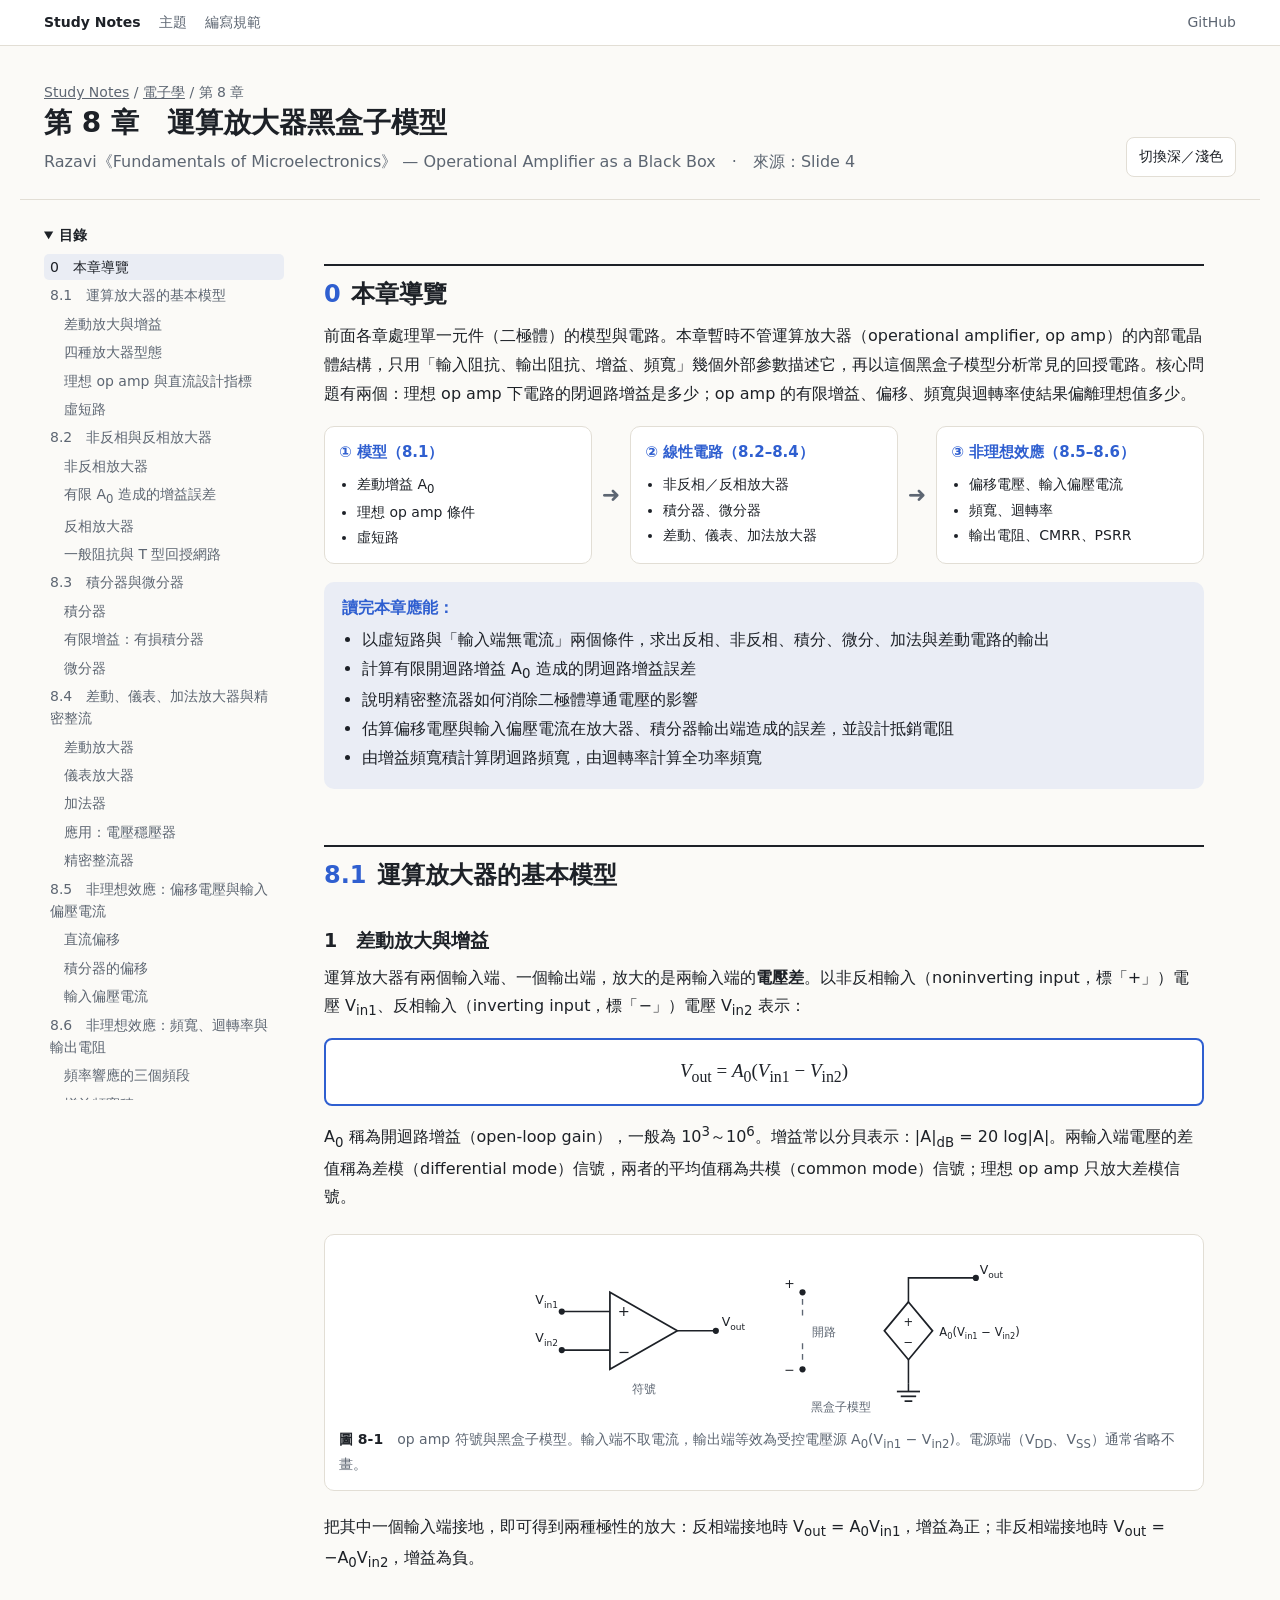
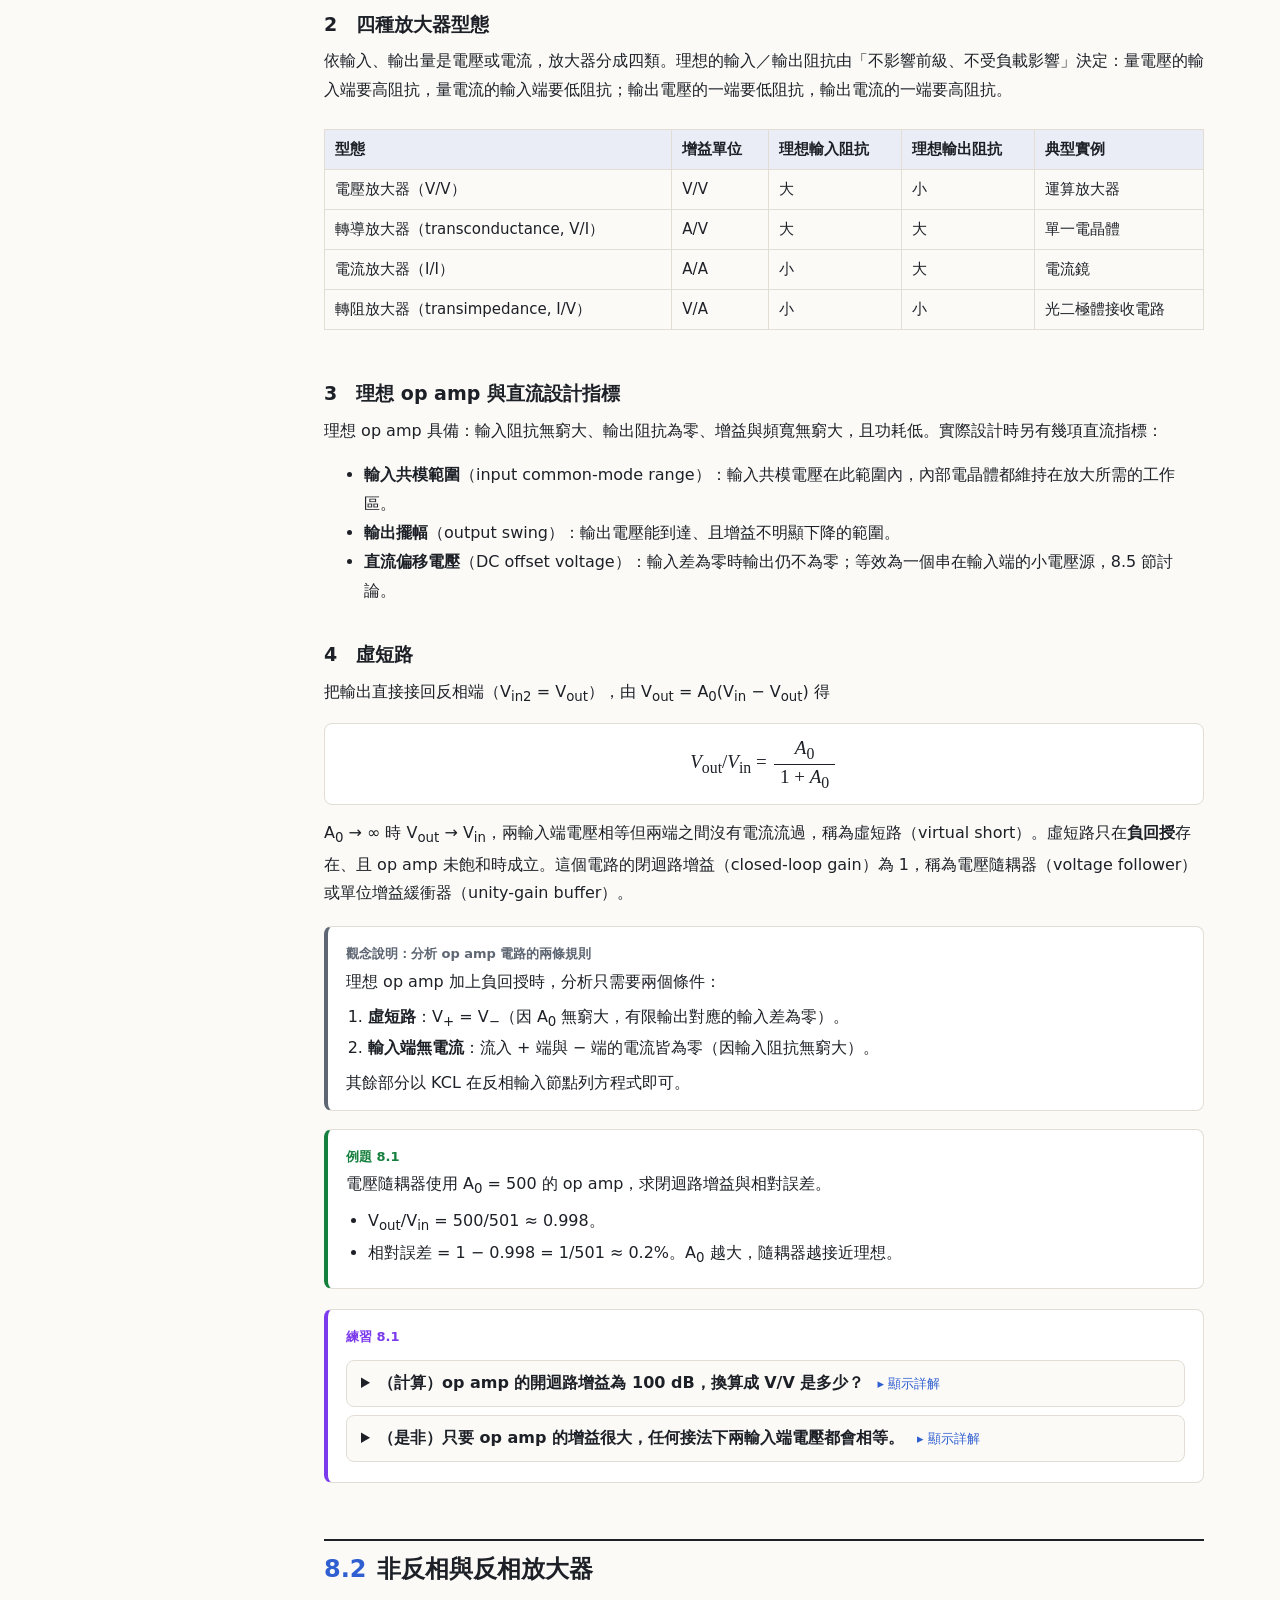
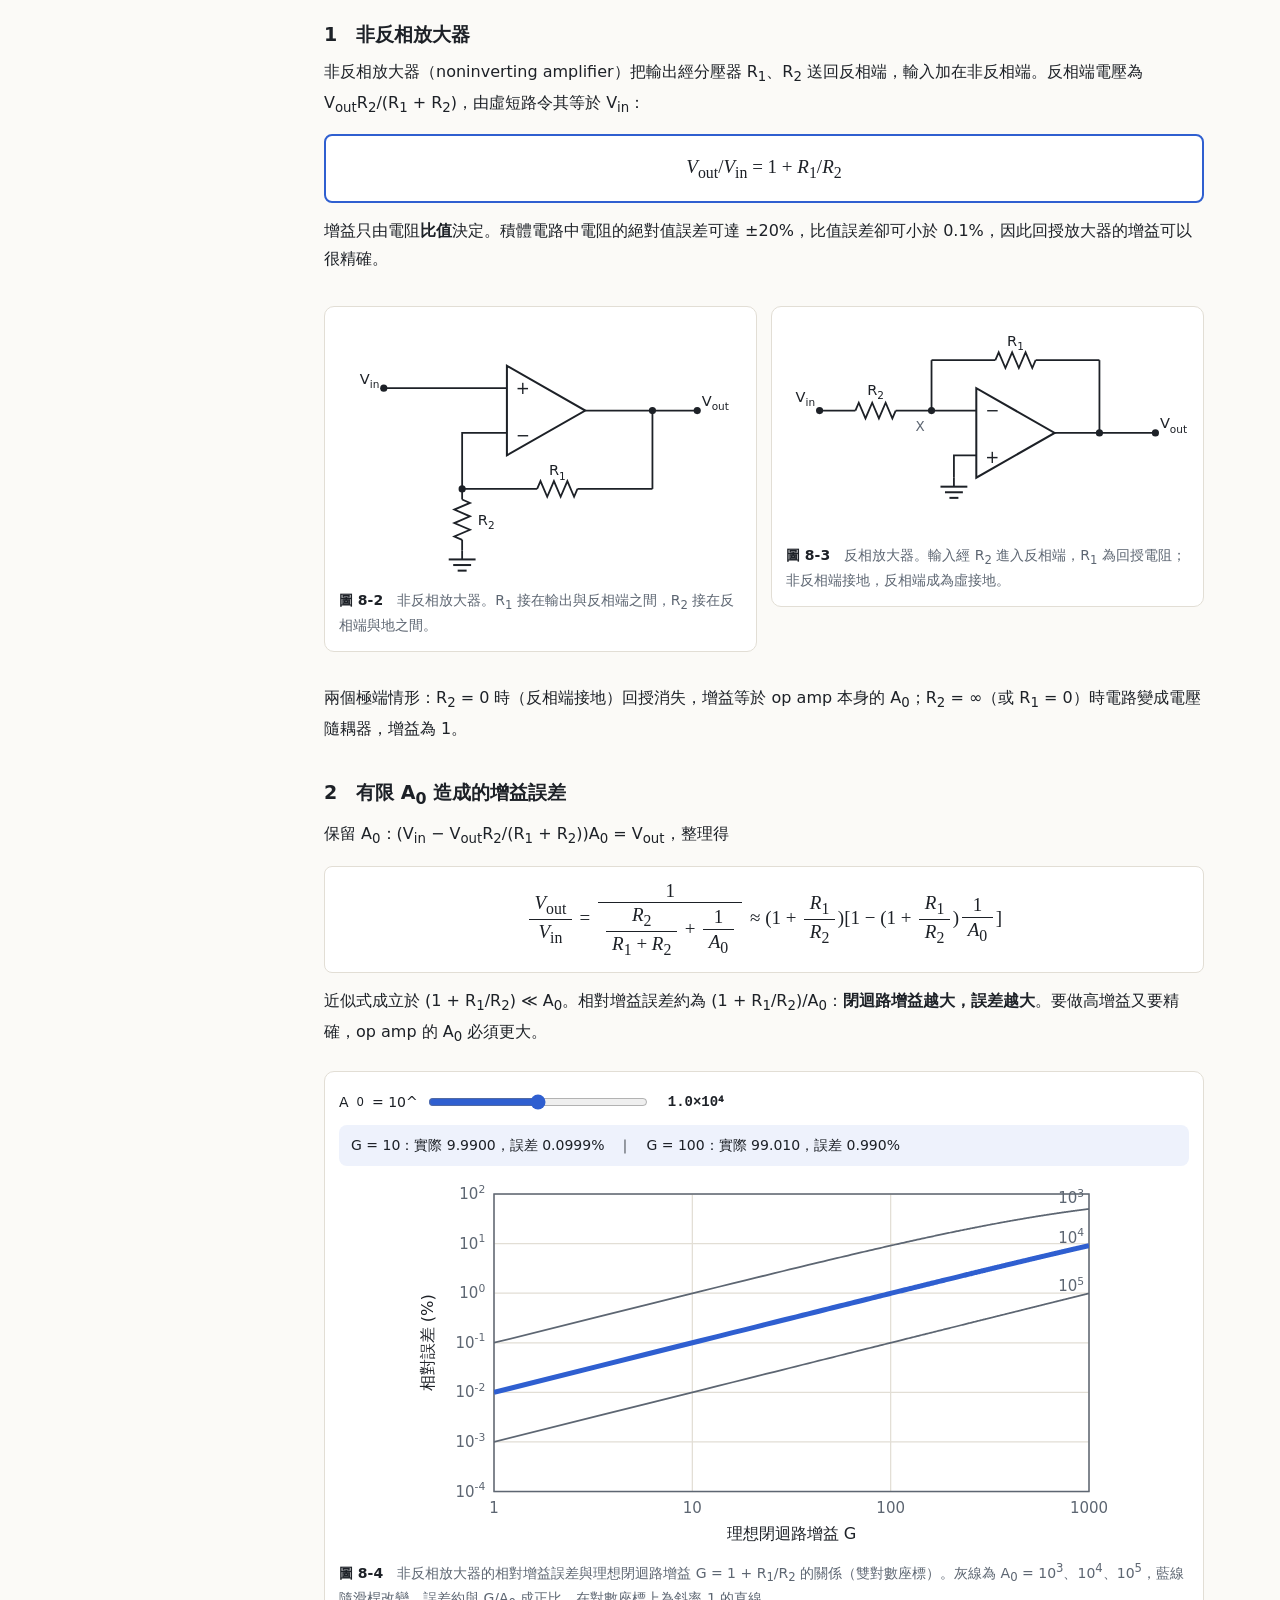
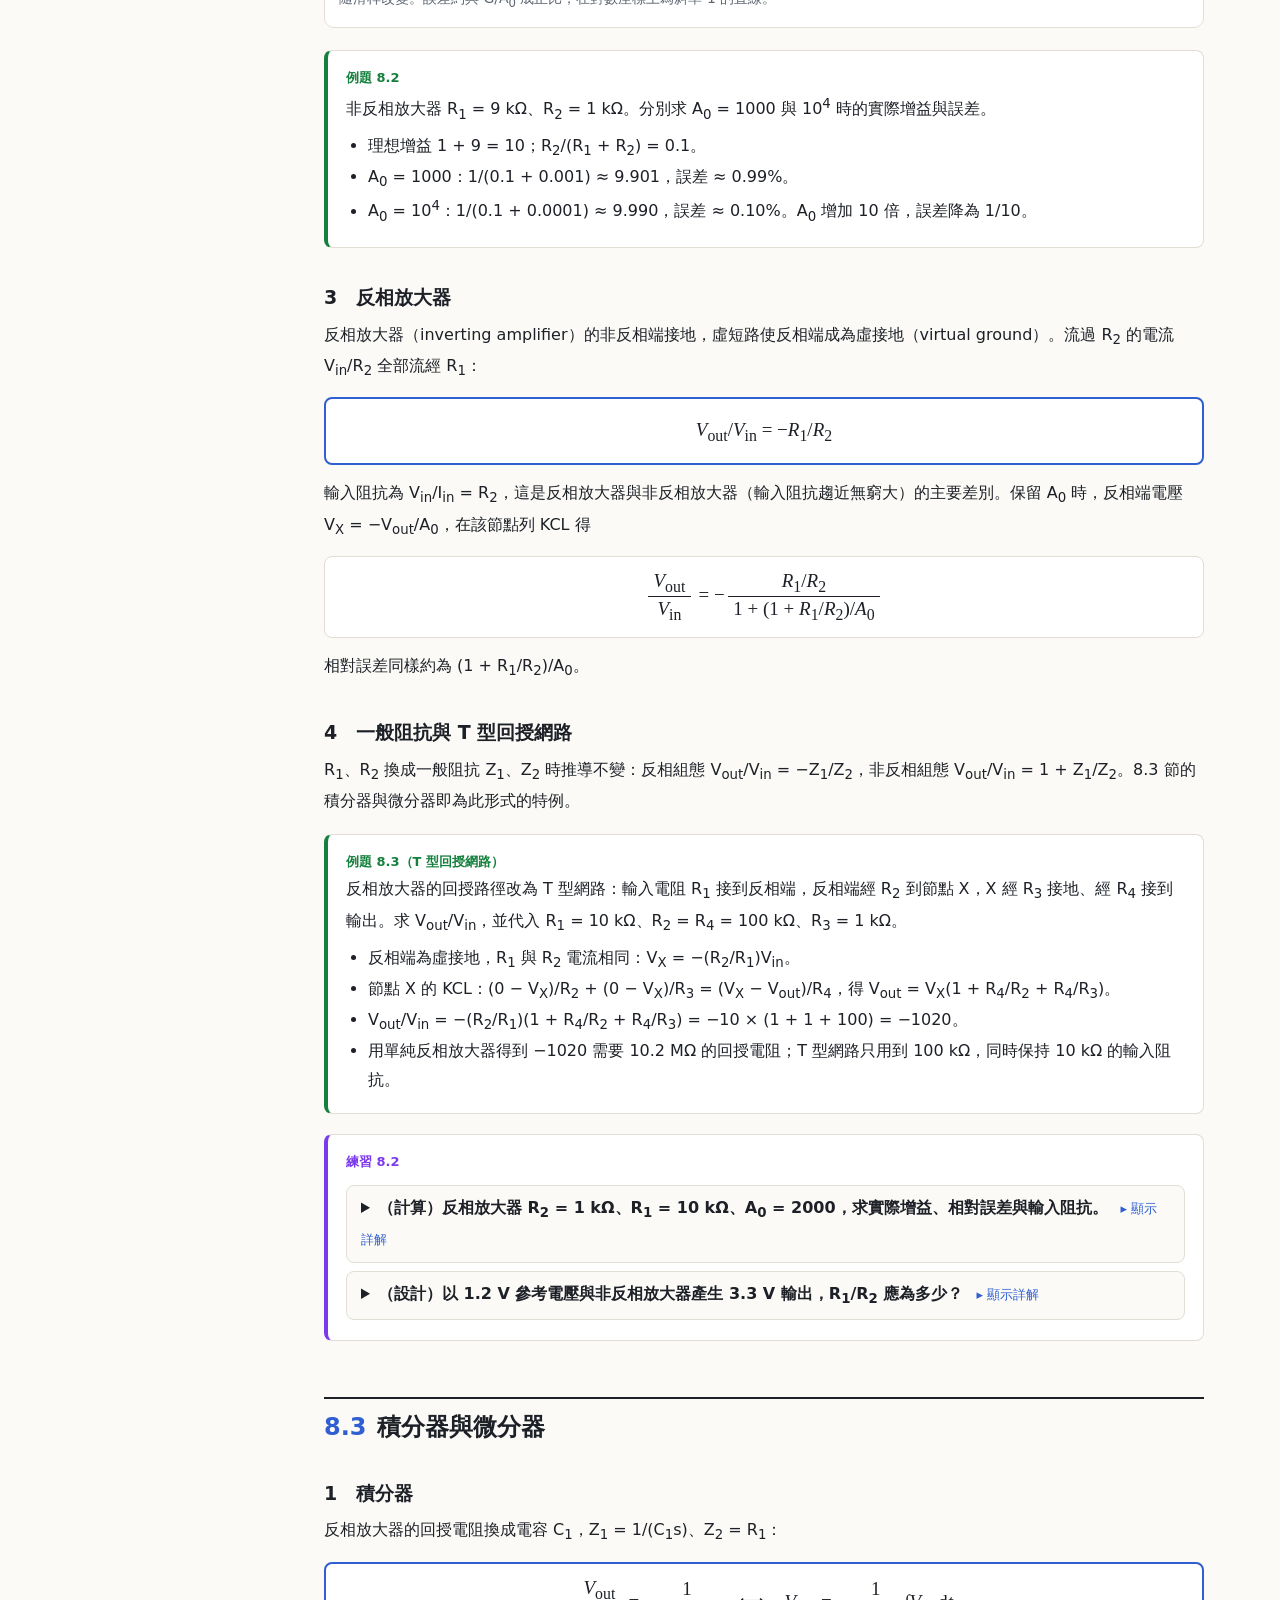
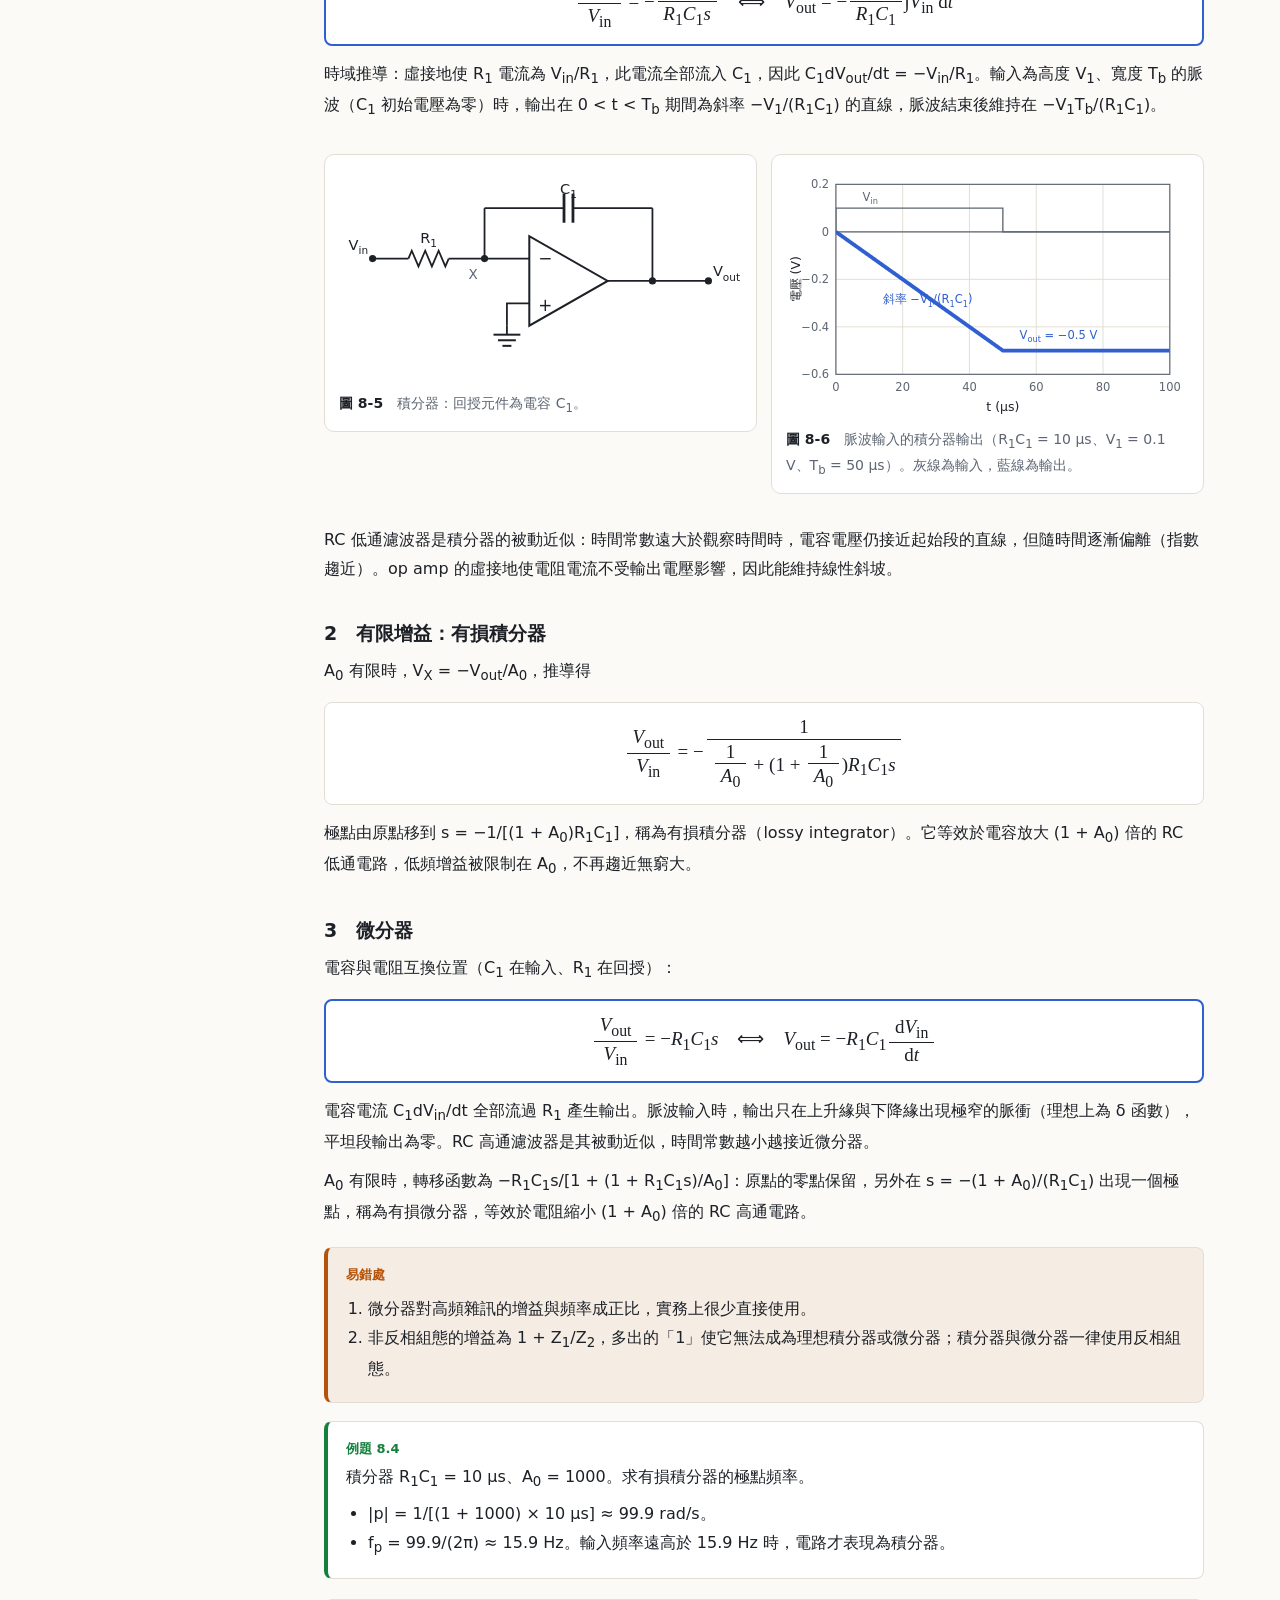
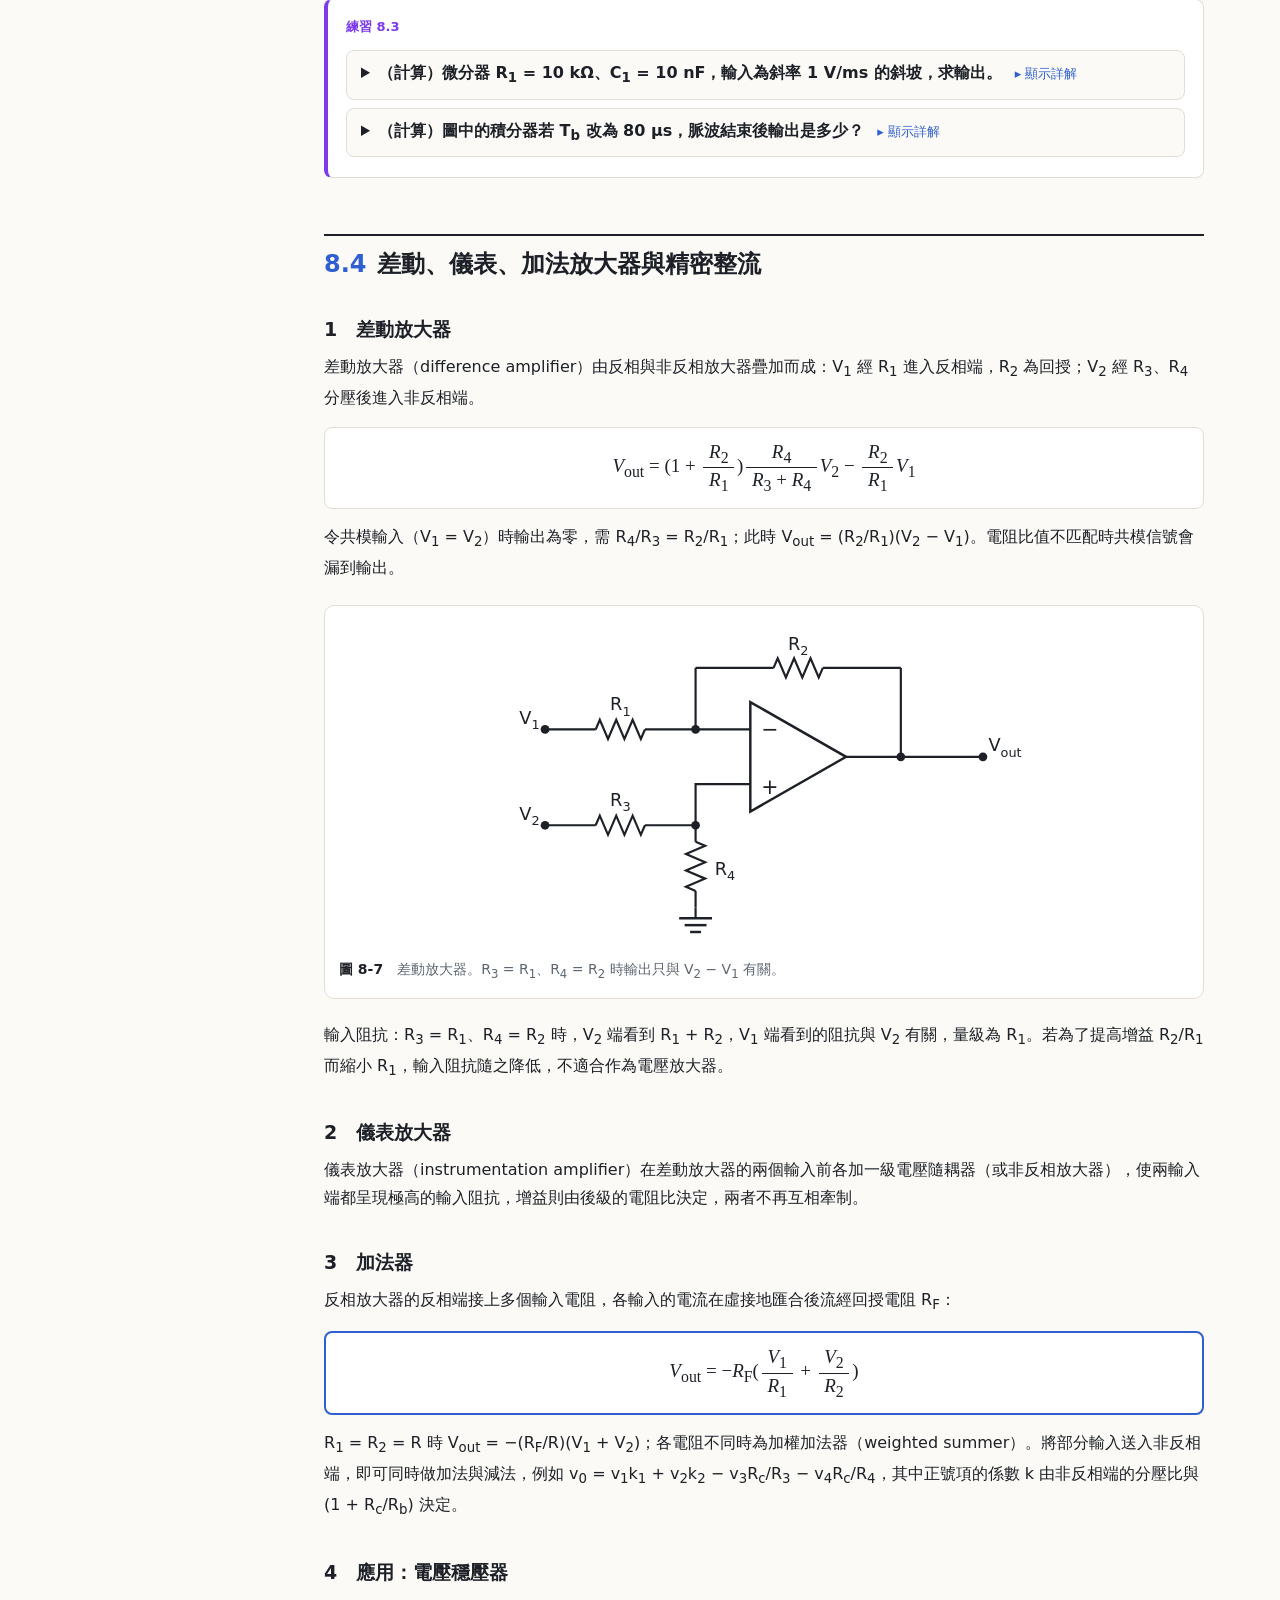
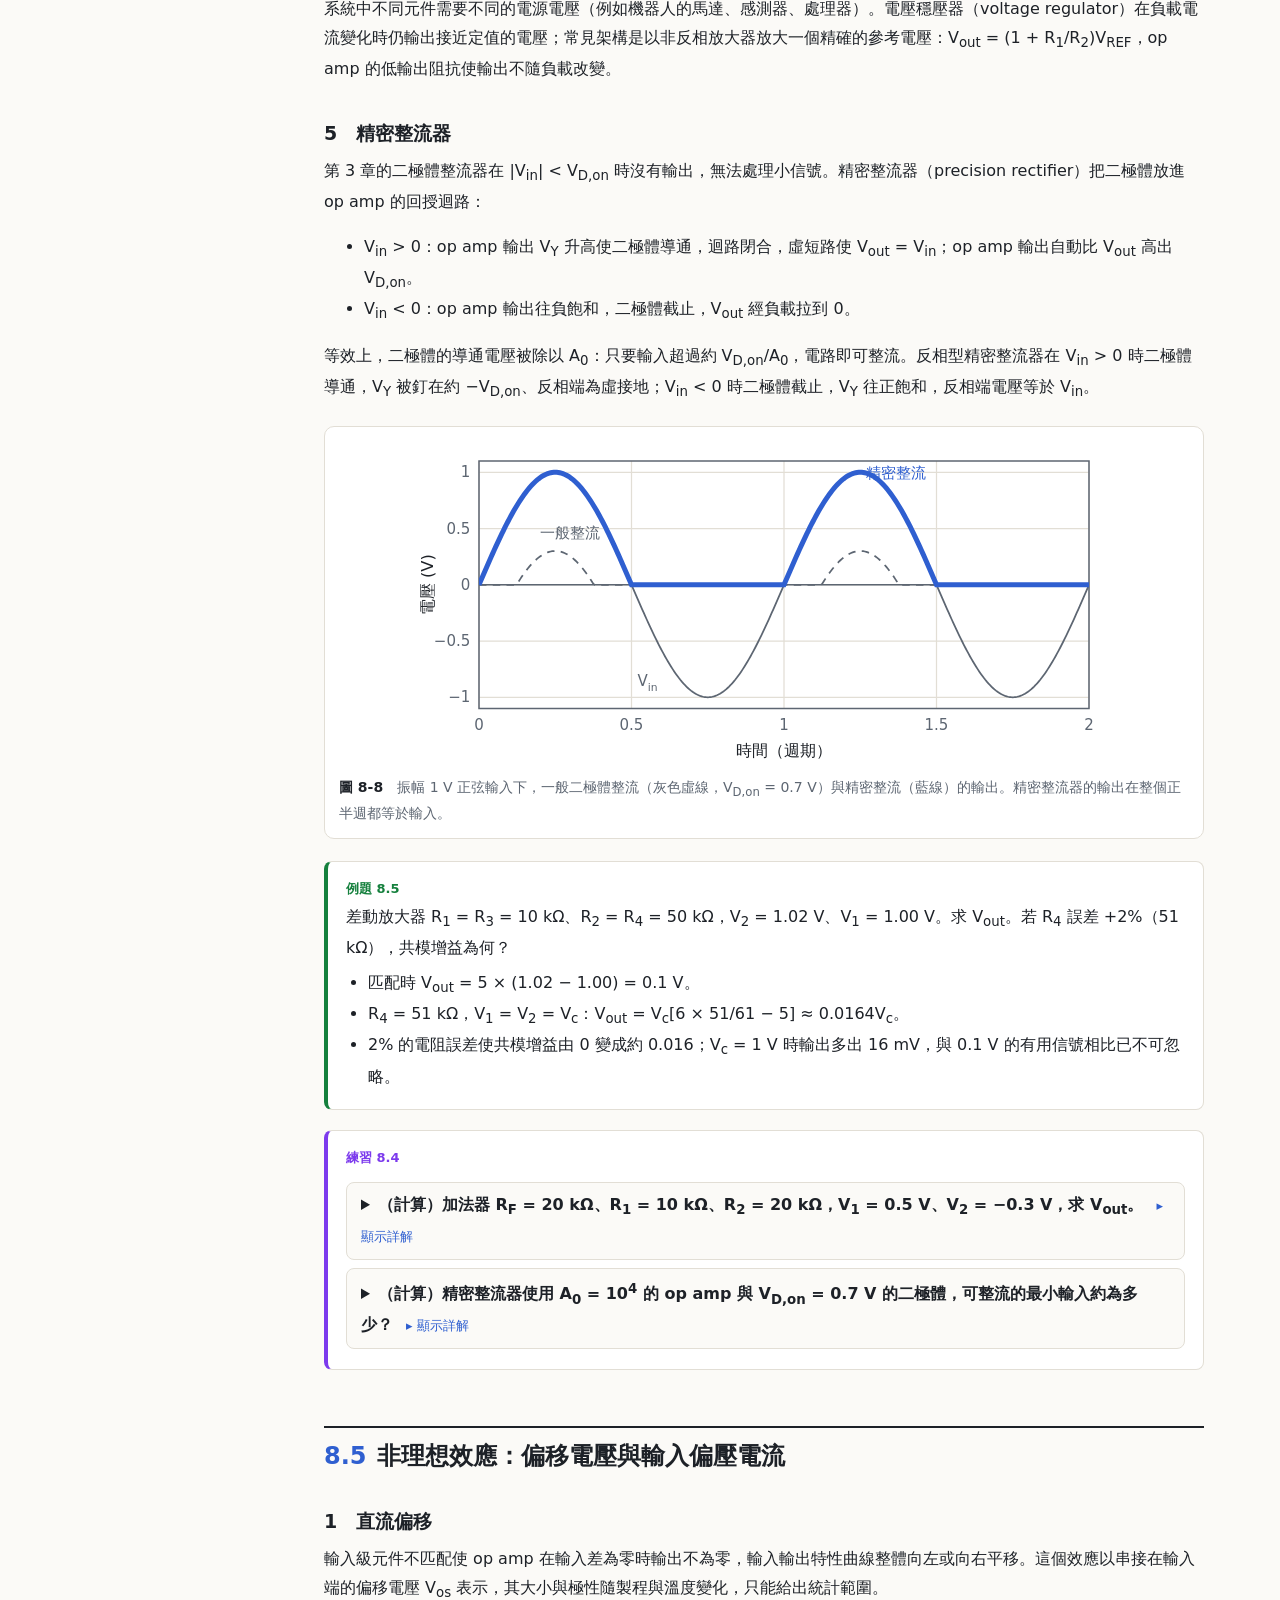
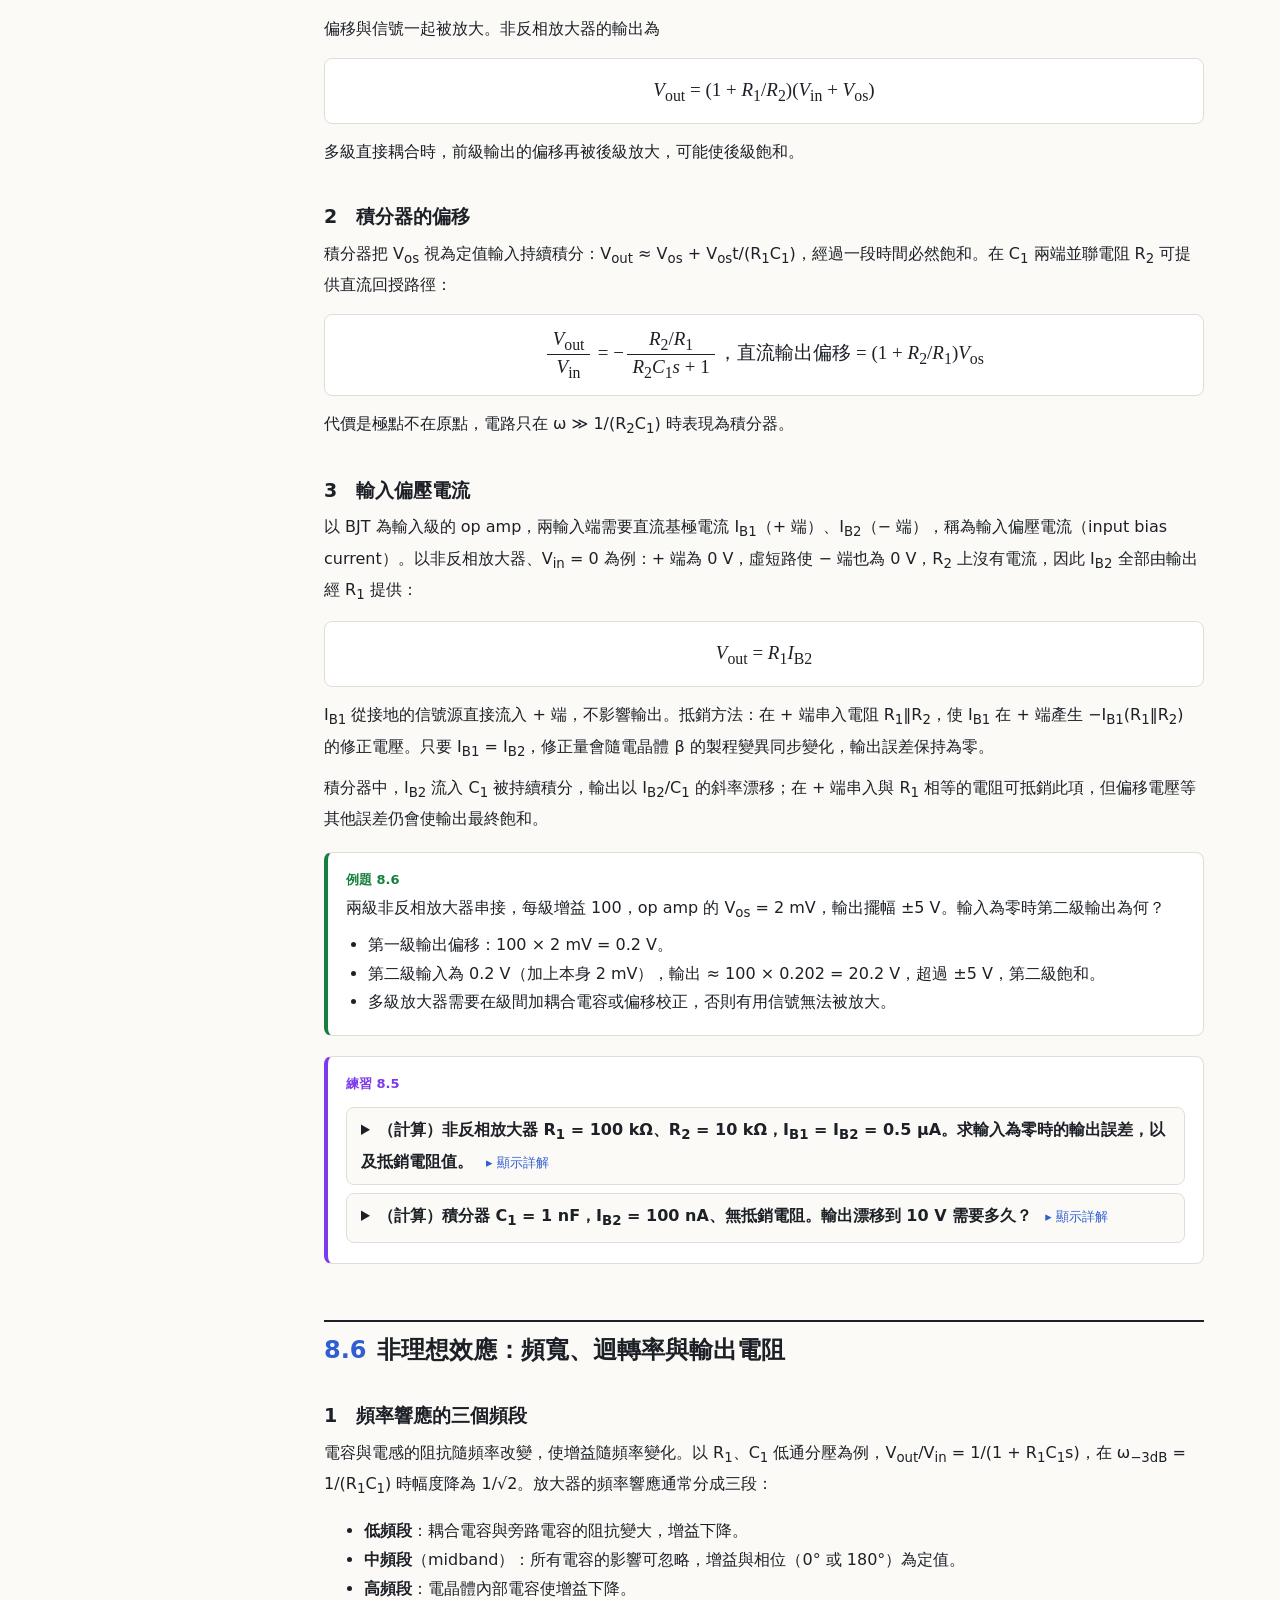
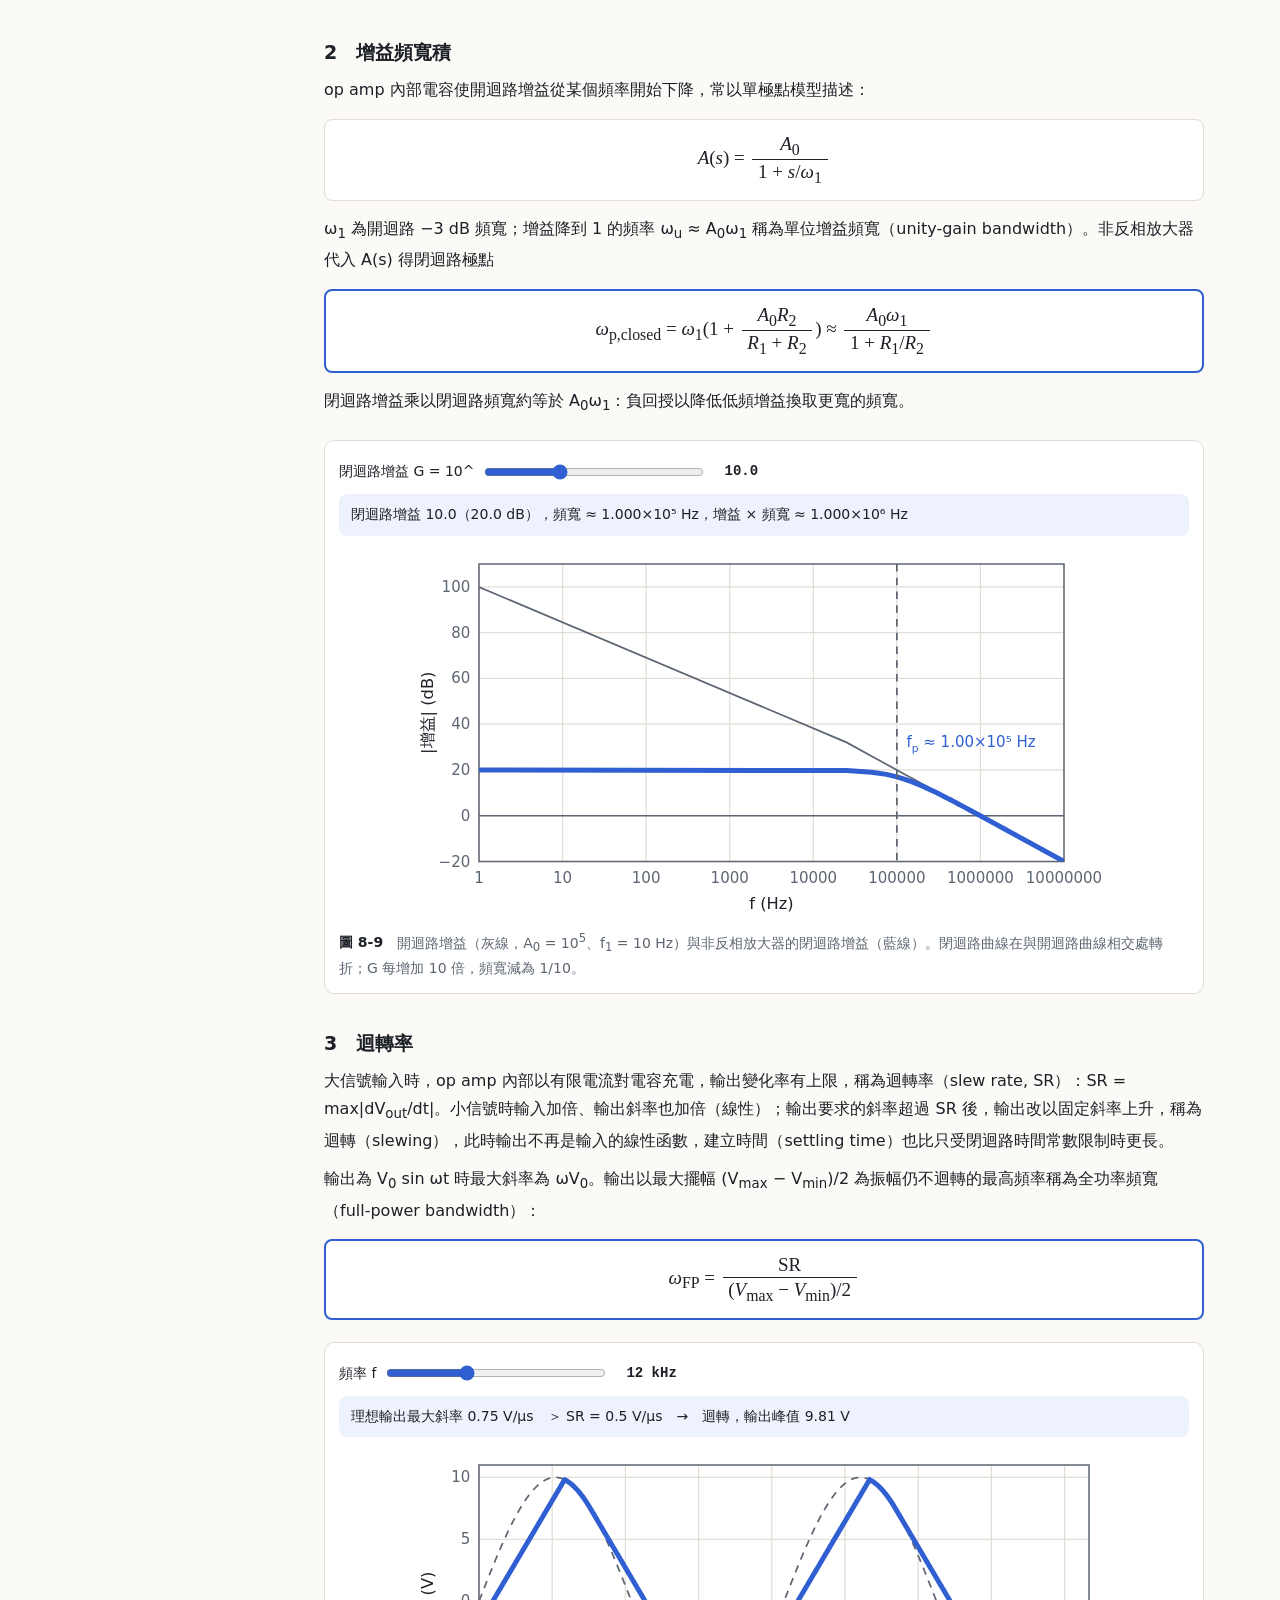
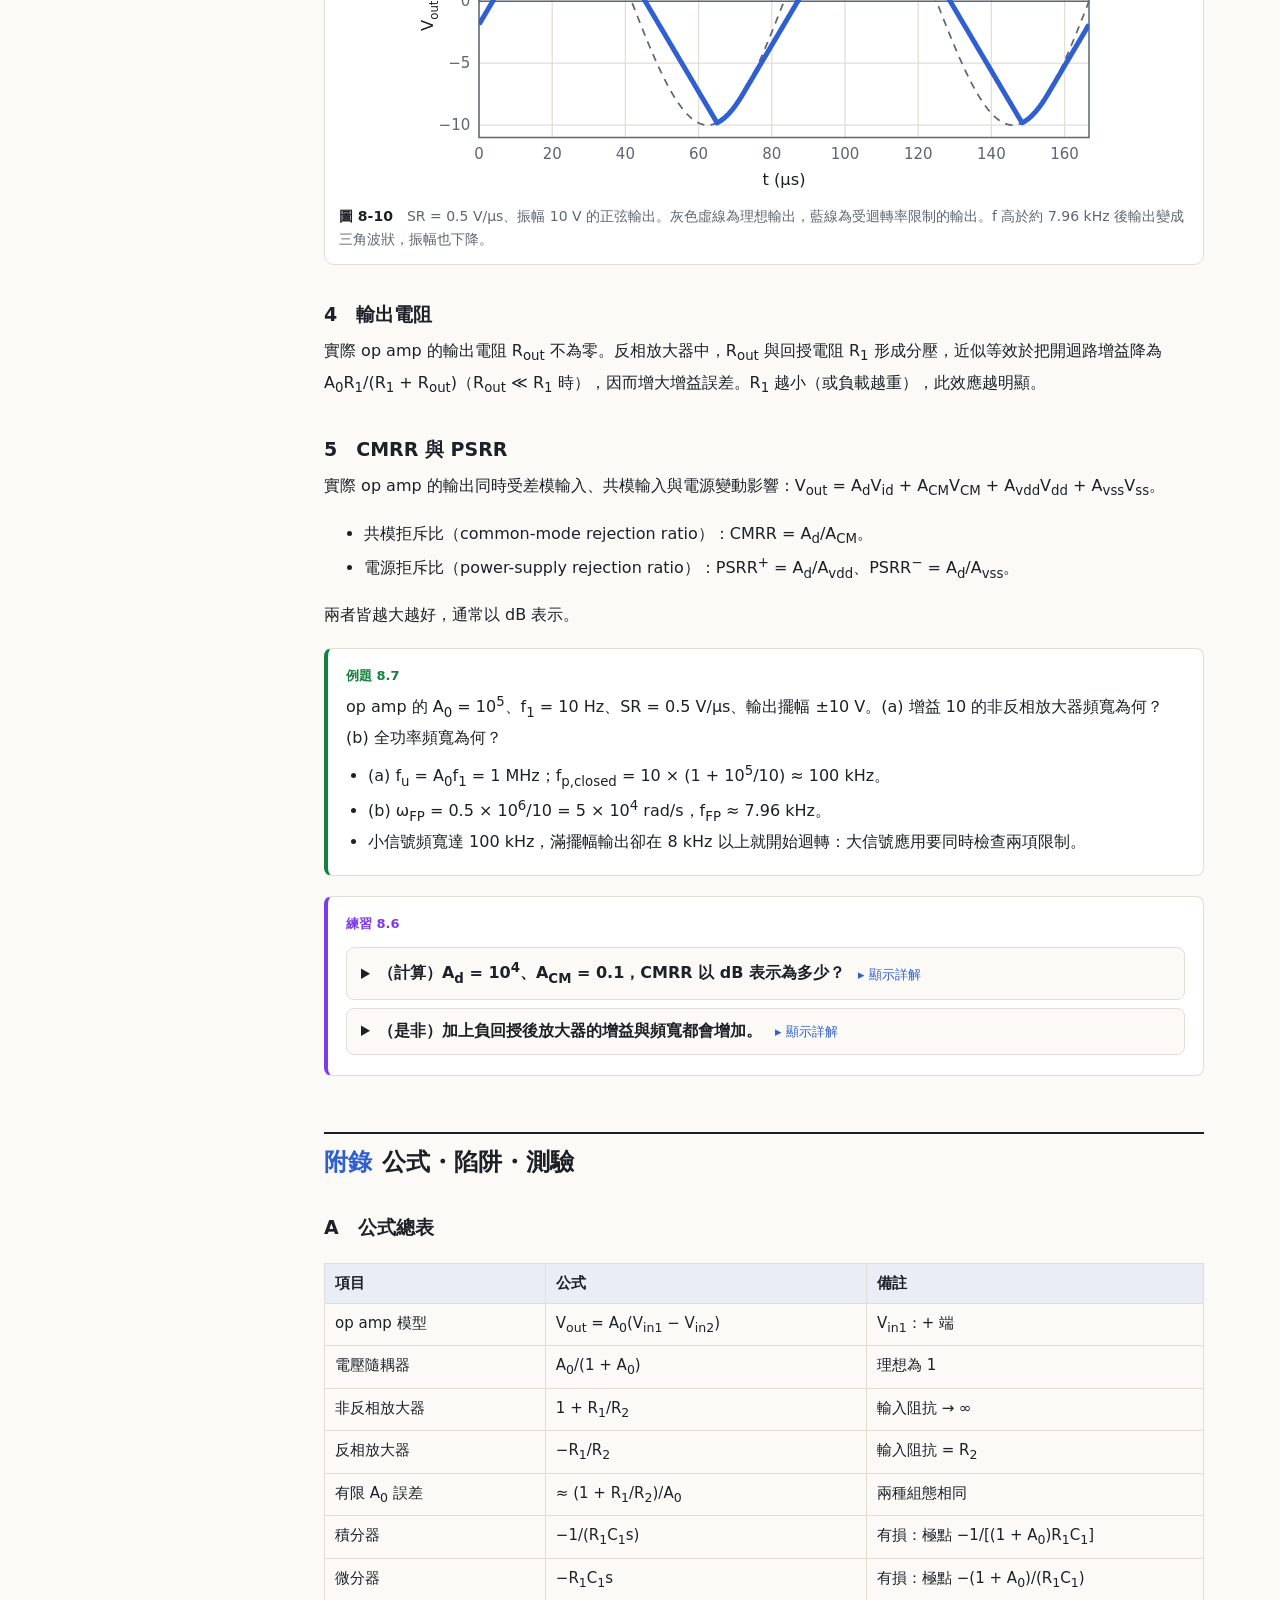
<file: docs/electronics/ch08.html>
<!doctype html>
<html lang="zh-Hant">
<head>
<meta charset="utf-8">
<meta name="viewport" content="width=device-width, initial-scale=1">
<title>第 8 章　運算放大器黑盒子模型｜電子學</title>
<meta name="description" content="把運算放大器視為高增益差動放大的黑盒子，分析反相／非反相放大器、積分與微分器、加減法與精密整流電路，以及偏移、偏壓電流、頻寬與迴轉率等非理想效應。">
<link rel="stylesheet" href="../assets/css/notes.css">
</head>
<body>
<svg width="0" height="0" style="position:absolute" aria-hidden="true">
  <defs>
    <marker id="a-fg" viewBox="0 0 10 10" refX="8.5" refY="5" markerWidth="7" markerHeight="7" orient="auto-start-reverse"><path d="M0,0 L10,5 L0,10 z" class="mk-fg"/></marker>
    <marker id="a-e" viewBox="0 0 10 10" refX="8.5" refY="5" markerWidth="6" markerHeight="6" orient="auto-start-reverse"><path d="M0,0 L10,5 L0,10 z" class="mk-e"/></marker>
    <marker id="a-h" viewBox="0 0 10 10" refX="8.5" refY="5" markerWidth="6" markerHeight="6" orient="auto-start-reverse"><path d="M0,0 L10,5 L0,10 z" class="mk-h"/></marker>
    <marker id="a-acc" viewBox="0 0 10 10" refX="8.5" refY="5" markerWidth="5" markerHeight="5" orient="auto-start-reverse"><path d="M0,0 L10,5 L0,10 z" class="mk-acc"/></marker>
    <marker id="a-mu" viewBox="0 0 10 10" refX="8.5" refY="5" markerWidth="6" markerHeight="6" orient="auto-start-reverse"><path d="M0,0 L10,5 L0,10 z" class="mk-mu"/></marker>
    <marker id="a-pos" viewBox="0 0 10 10" refX="8.5" refY="5" markerWidth="6" markerHeight="6" orient="auto-start-reverse"><path d="M0,0 L10,5 L0,10 z" class="mk-pos"/></marker>
    <marker id="a-neg" viewBox="0 0 10 10" refX="8.5" refY="5" markerWidth="6" markerHeight="6" orient="auto-start-reverse"><path d="M0,0 L10,5 L0,10 z" class="mk-neg"/></marker>
  </defs>
</svg>

<div class="sitebar"><div class="in">
  <a class="brand" href="../index.html">Study Notes</a>
  <a href="../index.html#courses">主題</a>
  <a href="../guide.html">編寫規範</a>
  <span class="sp"></span>
  <a href="https://github.com/Nelson0314/ee-study-notes">GitHub</a>
</div></div>
<header class="top">
  <div>
    <p class="crumb"><a href="../index.html">Study Notes</a> / <a href="index.html">電子學</a> / 第 8 章</p>
    <h1>第 8 章　運算放大器黑盒子模型</h1>
    <p>Razavi《Fundamentals of Microelectronics》 — Operational Amplifier as a Black Box　·　來源：Slide 4</p>
  </div>
  <button id="themeBtn" type="button">切換深／淺色</button>
</header>

<div class="layout">
<nav class="toc" id="toc">
  <details open>
    <summary>目錄</summary>
    <ol>
      <li><a href="#intro">0　本章導覽</a></li>
      <li><a href="#sec-8-1">8.1　運算放大器的基本模型</a>
        <ol><li><a href="#sec-8-1-a">差動放大與增益</a></li><li><a href="#sec-8-1-b">四種放大器型態</a></li><li><a href="#sec-8-1-c">理想 op amp 與直流設計指標</a></li><li><a href="#sec-8-1-d">虛短路</a></li></ol>
      </li>
      <li><a href="#sec-8-2">8.2　非反相與反相放大器</a>
        <ol><li><a href="#sec-8-2-a">非反相放大器</a></li><li><a href="#sec-8-2-b">有限 A<sub>0</sub> 造成的增益誤差</a></li><li><a href="#sec-8-2-c">反相放大器</a></li><li><a href="#sec-8-2-d">一般阻抗與 T 型回授網路</a></li></ol>
      </li>
      <li><a href="#sec-8-3">8.3　積分器與微分器</a>
        <ol><li><a href="#sec-8-3-a">積分器</a></li><li><a href="#sec-8-3-b">有限增益：有損積分器</a></li><li><a href="#sec-8-3-c">微分器</a></li></ol>
      </li>
      <li><a href="#sec-8-4">8.4　差動、儀表、加法放大器與精密整流</a>
        <ol><li><a href="#sec-8-4-a">差動放大器</a></li><li><a href="#sec-8-4-b">儀表放大器</a></li><li><a href="#sec-8-4-c">加法器</a></li><li><a href="#sec-8-4-d">應用：電壓穩壓器</a></li><li><a href="#sec-8-4-e">精密整流器</a></li></ol>
      </li>
      <li><a href="#sec-8-5">8.5　非理想效應：偏移電壓與輸入偏壓電流</a>
        <ol><li><a href="#sec-8-5-a">直流偏移</a></li><li><a href="#sec-8-5-b">積分器的偏移</a></li><li><a href="#sec-8-5-c">輸入偏壓電流</a></li></ol>
      </li>
      <li><a href="#sec-8-6">8.6　非理想效應：頻寬、迴轉率與輸出電阻</a>
        <ol><li><a href="#sec-8-6-a">頻率響應的三個頻段</a></li><li><a href="#sec-8-6-b">增益頻寬積</a></li><li><a href="#sec-8-6-c">迴轉率</a></li><li><a href="#sec-8-6-d">輸出電阻</a></li><li><a href="#sec-8-6-e">CMRR 與 PSRR</a></li></ol>
      </li>
      <li><a href="#app">附錄　公式・陷阱・測驗</a>
        <ol><li><a href="#app-a">公式總表</a></li><li><a href="#app-b">常見陷阱</a></li><li><a href="#app-c">自我測驗</a></li><li><a href="#app-d">名詞對照表</a></li></ol>
      </li>
    </ol>
  </details>
</nav>

<main style="--chap:&quot;8-&quot;">
<h2 id="intro"><span class="no">0</span>本章導覽</h2>
<p>前面各章處理單一元件（二極體）的模型與電路。本章暫時不管運算放大器（operational amplifier, op amp）的內部電晶體結構，只用「輸入阻抗、輸出阻抗、增益、頻寬」幾個外部參數描述它，再以這個黑盒子模型分析常見的回授電路。核心問題有兩個：理想 op amp 下電路的閉迴路增益是多少；op amp 的有限增益、偏移、頻寬與迴轉率使結果偏離理想值多少。</p>
<div class="flow">
  <div class="stage"><h4>① 模型（8.1）</h4><ul><li>差動增益 A<sub>0</sub></li><li>理想 op amp 條件</li><li>虛短路</li></ul></div>
  <div class="arr">➜</div>
  <div class="stage"><h4>② 線性電路（8.2–8.4）</h4><ul><li>非反相／反相放大器</li><li>積分器、微分器</li><li>差動、儀表、加法放大器</li></ul></div>
  <div class="arr">➜</div>
  <div class="stage"><h4>③ 非理想效應（8.5–8.6）</h4><ul><li>偏移電壓、輸入偏壓電流</li><li>頻寬、迴轉率</li><li>輸出電阻、CMRR、PSRR</li></ul></div>
</div>

<div class="goal"><b>讀完本章應能：</b>
<ul>
  <li>以虛短路與「輸入端無電流」兩個條件，求出反相、非反相、積分、微分、加法與差動電路的輸出</li>
  <li>計算有限開迴路增益 A<sub>0</sub> 造成的閉迴路增益誤差</li>
  <li>說明精密整流器如何消除二極體導通電壓的影響</li>
  <li>估算偏移電壓與輸入偏壓電流在放大器、積分器輸出端造成的誤差，並設計抵銷電阻</li>
  <li>由增益頻寬積計算閉迴路頻寬，由迴轉率計算全功率頻寬</li>
</ul></div>

<h2 id="sec-8-1"><span class="no">8.1</span>運算放大器的基本模型</h2>
<h3 id="sec-8-1-a">1　差動放大與增益</h3>
<p>運算放大器有兩個輸入端、一個輸出端，放大的是兩輸入端的<strong>電壓差</strong>。以非反相輸入（noninverting input，標「+」）電壓 V<sub>in1</sub>、反相輸入（inverting input，標「−」）電壓 V<sub>in2</sub> 表示：</p>
<div class="eq key"><i>V</i><sub>out</sub> = <i>A</i><sub>0</sub>(<i>V</i><sub>in1</sub> − <i>V</i><sub>in2</sub>)</div>

<p>A<sub>0</sub> 稱為開迴路增益（open-loop gain），一般為 10<sup>3</sup>～10<sup>6</sup>。增益常以分貝表示：|A|<sub>dB</sub> = 20 log|A|。兩輸入端電壓的差值稱為差模（differential mode）信號，兩者的平均值稱為共模（common mode）信號；理想 op amp 只放大差模信號。</p>
<figure class="fig"><svg id="f-opsym" class="md"></svg>
  <figcaption>op amp 符號與黑盒子模型。輸入端不取電流，輸出端等效為受控電壓源 A<sub>0</sub>(V<sub>in1</sub> − V<sub>in2</sub>)。電源端（V<sub>DD</sub>、V<sub>SS</sub>）通常省略不畫。</figcaption></figure>

<p>把其中一個輸入端接地，即可得到兩種極性的放大：反相端接地時 V<sub>out</sub> = A<sub>0</sub>V<sub>in1</sub>，增益為正；非反相端接地時 V<sub>out</sub> = −A<sub>0</sub>V<sub>in2</sub>，增益為負。</p>
<h3 id="sec-8-1-b">2　四種放大器型態</h3>
<p>依輸入、輸出量是電壓或電流，放大器分成四類。理想的輸入／輸出阻抗由「不影響前級、不受負載影響」決定：量電壓的輸入端要高阻抗，量電流的輸入端要低阻抗；輸出電壓的一端要低阻抗，輸出電流的一端要高阻抗。</p>
<div class="tbl"><table>
  <tr><th>型態</th><th>增益單位</th><th>理想輸入阻抗</th><th>理想輸出阻抗</th><th>典型實例</th></tr>
  <tr><td>電壓放大器（V/V）</td><td>V/V</td><td>大</td><td>小</td><td>運算放大器</td></tr>
  <tr><td>轉導放大器（transconductance, V/I）</td><td>A/V</td><td>大</td><td>大</td><td>單一電晶體</td></tr>
  <tr><td>電流放大器（I/I）</td><td>A/A</td><td>小</td><td>大</td><td>電流鏡</td></tr>
  <tr><td>轉阻放大器（transimpedance, I/V）</td><td>V/A</td><td>小</td><td>小</td><td>光二極體接收電路</td></tr>
</table></div>

<h3 id="sec-8-1-c">3　理想 op amp 與直流設計指標</h3>
<p>理想 op amp 具備：輸入阻抗無窮大、輸出阻抗為零、增益與頻寬無窮大，且功耗低。實際設計時另有幾項直流指標：</p>
<ul>
<li><strong>輸入共模範圍</strong>（input common-mode range）：輸入共模電壓在此範圍內，內部電晶體都維持在放大所需的工作區。</li>
<li><strong>輸出擺幅</strong>（output swing）：輸出電壓能到達、且增益不明顯下降的範圍。</li>
<li><strong>直流偏移電壓</strong>（DC offset voltage）：輸入差為零時輸出仍不為零；等效為一個串在輸入端的小電壓源，8.5 節討論。</li>
</ul>
<h3 id="sec-8-1-d">4　虛短路</h3>
<p>把輸出直接接回反相端（V<sub>in2</sub> = V<sub>out</sub>），由 V<sub>out</sub> = A<sub>0</sub>(V<sub>in</sub> − V<sub>out</sub>) 得</p>
<div class="eq"><i>V</i><sub>out</sub>/<i>V</i><sub>in</sub> = <span class="frac"><span><i>A</i><sub>0</sub></span><span>1 + <i>A</i><sub>0</sub></span></span></div>

<p>A<sub>0</sub> → ∞ 時 V<sub>out</sub> → V<sub>in</sub>，兩輸入端電壓相等但兩端之間沒有電流流過，稱為虛短路（virtual short）。虛短路只在<strong>負回授</strong>存在、且 op amp 未飽和時成立。這個電路的閉迴路增益（closed-loop gain）為 1，稱為電壓隨耦器（voltage follower）或單位增益緩衝器（unity-gain buffer）。</p>
<div class="box note"><span class="tag">觀念說明：分析 op amp 電路的兩條規則</span><br>
理想 op amp 加上負回授時，分析只需要兩個條件：
<ol>
  <li><b>虛短路</b>：V<sub>+</sub> = V<sub>−</sub>（因 A<sub>0</sub> 無窮大，有限輸出對應的輸入差為零）。</li>
  <li><b>輸入端無電流</b>：流入 + 端與 − 端的電流皆為零（因輸入阻抗無窮大）。</li>
</ol>
其餘部分以 KCL 在反相輸入節點列方程式即可。</div>

<div class="box ex"><span class="tag">例題 8.1</span><br>
電壓隨耦器使用 A<sub>0</sub> = 500 的 op amp，求閉迴路增益與相對誤差。
<ul>
  <li>V<sub>out</sub>/V<sub>in</sub> = 500/501 ≈ 0.998。</li>
  <li>相對誤差 = 1 − 0.998 = 1/501 ≈ 0.2%。A<sub>0</sub> 越大，隨耦器越接近理想。</li>
</ul></div>

<div class="practice"><span class="tag">練習 8.1</span>
<details class="q"><summary>（計算）op amp 的開迴路增益為 100 dB，換算成 V/V 是多少？</summary>
<ol class="sol"><li>20 log A<sub>0</sub> = 100 → log A<sub>0</sub> = 5。</li><li>A<sub>0</sub> = 10<sup>5</sup> V/V。</li></ol></details>
<details class="q"><summary>（是非）只要 op amp 的增益很大，任何接法下兩輸入端電壓都會相等。</summary>
<ol class="sol"><li>✗。虛短路需要負回授把輸出拉回反相端；開迴路或正回授時輸出會飽和，兩輸入端電壓可以相差很大（例如比較器）。</li></ol></details>
</div>

<h2 id="sec-8-2"><span class="no">8.2</span>非反相與反相放大器</h2>
<h3 id="sec-8-2-a">1　非反相放大器</h3>
<p>非反相放大器（noninverting amplifier）把輸出經分壓器 R<sub>1</sub>、R<sub>2</sub> 送回反相端，輸入加在非反相端。反相端電壓為 V<sub>out</sub>R<sub>2</sub>/(R<sub>1</sub> + R<sub>2</sub>)，由虛短路令其等於 V<sub>in</sub>：</p>
<div class="eq key"><i>V</i><sub>out</sub>/<i>V</i><sub>in</sub> = 1 + <i>R</i><sub>1</sub>/<i>R</i><sub>2</sub></div>

<p>增益只由電阻<strong>比值</strong>決定。積體電路中電阻的絕對值誤差可達 ±20%，比值誤差卻可小於 0.1%，因此回授放大器的增益可以很精確。</p>
<div class="grid2">
  <figure class="fig"><svg id="f-ninv" class="md"></svg>
    <figcaption>非反相放大器。R<sub>1</sub> 接在輸出與反相端之間，R<sub>2</sub> 接在反相端與地之間。</figcaption></figure>
  <figure class="fig"><svg id="f-inv" class="md"></svg>
    <figcaption>反相放大器。輸入經 R<sub>2</sub> 進入反相端，R<sub>1</sub> 為回授電阻；非反相端接地，反相端成為虛接地。</figcaption></figure>
</div>

<p>兩個極端情形：R<sub>2</sub> = 0 時（反相端接地）回授消失，增益等於 op amp 本身的 A<sub>0</sub>；R<sub>2</sub> = ∞（或 R<sub>1</sub> = 0）時電路變成電壓隨耦器，增益為 1。</p>
<h3 id="sec-8-2-b">2　有限 A<sub>0</sub> 造成的增益誤差</h3>
<p>保留 A<sub>0</sub>：(V<sub>in</sub> − V<sub>out</sub>R<sub>2</sub>/(R<sub>1</sub> + R<sub>2</sub>))A<sub>0</sub> = V<sub>out</sub>，整理得</p>
<div class="eq"><span class="frac"><span><i>V</i><sub>out</sub></span><span><i>V</i><sub>in</sub></span></span> = <span class="frac"><span>1</span><span><span class="frac"><span><i>R</i><sub>2</sub></span><span><i>R</i><sub>1</sub> + <i>R</i><sub>2</sub></span></span> + <span class="frac"><span>1</span><span><i>A</i><sub>0</sub></span></span></span></span> ≈ (1 + <span class="frac"><span><i>R</i><sub>1</sub></span><span><i>R</i><sub>2</sub></span></span>)[1 − (1 + <span class="frac"><span><i>R</i><sub>1</sub></span><span><i>R</i><sub>2</sub></span></span>)<span class="frac"><span>1</span><span><i>A</i><sub>0</sub></span></span>]</div>

<p>近似式成立於 (1 + R<sub>1</sub>/R<sub>2</sub>) ≪ A<sub>0</sub>。相對增益誤差約為 (1 + R<sub>1</sub>/R<sub>2</sub>)/A<sub>0</sub>：<strong>閉迴路增益越大，誤差越大</strong>。要做高增益又要精確，op amp 的 A<sub>0</sub> 必須更大。</p>
<figure class="fig">
  <div class="ctrl">
    <label>A<sub>0</sub> = 10^ <input type="range" id="geA" min="2" max="6" step="0.1" value="4"></label><output id="geAo"></output>
  </div>
  <div class="readout" id="geR"></div>
  <svg id="f-gerr"></svg>
  <figcaption>非反相放大器的相對增益誤差與理想閉迴路增益 G = 1 + R<sub>1</sub>/R<sub>2</sub> 的關係（雙對數座標）。灰線為 A<sub>0</sub> = 10<sup>3</sup>、10<sup>4</sup>、10<sup>5</sup>，藍線隨滑桿改變。誤差約與 G/A<sub>0</sub> 成正比，在對數座標上為斜率 1 的直線。</figcaption>
</figure>

<div class="box ex"><span class="tag">例題 8.2</span><br>
非反相放大器 R<sub>1</sub> = 9 kΩ、R<sub>2</sub> = 1 kΩ。分別求 A<sub>0</sub> = 1000 與 10<sup>4</sup> 時的實際增益與誤差。
<ul>
  <li>理想增益 1 + 9 = 10；R<sub>2</sub>/(R<sub>1</sub> + R<sub>2</sub>) = 0.1。</li>
  <li>A<sub>0</sub> = 1000：1/(0.1 + 0.001) ≈ 9.901，誤差 ≈ 0.99%。</li>
  <li>A<sub>0</sub> = 10<sup>4</sup>：1/(0.1 + 0.0001) ≈ 9.990，誤差 ≈ 0.10%。A<sub>0</sub> 增加 10 倍，誤差降為 1/10。</li>
</ul></div>

<h3 id="sec-8-2-c">3　反相放大器</h3>
<p>反相放大器（inverting amplifier）的非反相端接地，虛短路使反相端成為虛接地（virtual ground）。流過 R<sub>2</sub> 的電流 V<sub>in</sub>/R<sub>2</sub> 全部流經 R<sub>1</sub>：</p>
<div class="eq key"><i>V</i><sub>out</sub>/<i>V</i><sub>in</sub> = −<i>R</i><sub>1</sub>/<i>R</i><sub>2</sub></div>

<p>輸入阻抗為 V<sub>in</sub>/I<sub>in</sub> = R<sub>2</sub>，這是反相放大器與非反相放大器（輸入阻抗趨近無窮大）的主要差別。保留 A<sub>0</sub> 時，反相端電壓 V<sub>X</sub> = −V<sub>out</sub>/A<sub>0</sub>，在該節點列 KCL 得</p>
<div class="eq"><span class="frac"><span><i>V</i><sub>out</sub></span><span><i>V</i><sub>in</sub></span></span> = −<span class="frac"><span><i>R</i><sub>1</sub>/<i>R</i><sub>2</sub></span><span>1 + (1 + <i>R</i><sub>1</sub>/<i>R</i><sub>2</sub>)/<i>A</i><sub>0</sub></span></span></div>

<p>相對誤差同樣約為 (1 + R<sub>1</sub>/R<sub>2</sub>)/A<sub>0</sub>。</p>
<h3 id="sec-8-2-d">4　一般阻抗與 T 型回授網路</h3>
<p>R<sub>1</sub>、R<sub>2</sub> 換成一般阻抗 Z<sub>1</sub>、Z<sub>2</sub> 時推導不變：反相組態 V<sub>out</sub>/V<sub>in</sub> = −Z<sub>1</sub>/Z<sub>2</sub>，非反相組態 V<sub>out</sub>/V<sub>in</sub> = 1 + Z<sub>1</sub>/Z<sub>2</sub>。8.3 節的積分器與微分器即為此形式的特例。</p>
<div class="box ex"><span class="tag">例題 8.3（T 型回授網路）</span><br>
反相放大器的回授路徑改為 T 型網路：輸入電阻 R<sub>1</sub> 接到反相端，反相端經 R<sub>2</sub> 到節點 X，X 經 R<sub>3</sub> 接地、經 R<sub>4</sub> 接到輸出。求 V<sub>out</sub>/V<sub>in</sub>，並代入 R<sub>1</sub> = 10 kΩ、R<sub>2</sub> = R<sub>4</sub> = 100 kΩ、R<sub>3</sub> = 1 kΩ。
<ul>
  <li>反相端為虛接地，R<sub>1</sub> 與 R<sub>2</sub> 電流相同：V<sub>X</sub> = −(R<sub>2</sub>/R<sub>1</sub>)V<sub>in</sub>。</li>
  <li>節點 X 的 KCL：(0 − V<sub>X</sub>)/R<sub>2</sub> + (0 − V<sub>X</sub>)/R<sub>3</sub> = (V<sub>X</sub> − V<sub>out</sub>)/R<sub>4</sub>，得 V<sub>out</sub> = V<sub>X</sub>(1 + R<sub>4</sub>/R<sub>2</sub> + R<sub>4</sub>/R<sub>3</sub>)。</li>
  <li>V<sub>out</sub>/V<sub>in</sub> = −(R<sub>2</sub>/R<sub>1</sub>)(1 + R<sub>4</sub>/R<sub>2</sub> + R<sub>4</sub>/R<sub>3</sub>) = −10 × (1 + 1 + 100) = −1020。</li>
  <li>用單純反相放大器得到 −1020 需要 10.2 MΩ 的回授電阻；T 型網路只用到 100 kΩ，同時保持 10 kΩ 的輸入阻抗。</li>
</ul></div>

<div class="practice"><span class="tag">練習 8.2</span>
<details class="q"><summary>（計算）反相放大器 R<sub>2</sub> = 1 kΩ、R<sub>1</sub> = 10 kΩ、A<sub>0</sub> = 2000，求實際增益、相對誤差與輸入阻抗。</summary>
<ol class="sol"><li>理想增益 −10；1 + R<sub>1</sub>/R<sub>2</sub> = 11。</li><li>V<sub>out</sub>/V<sub>in</sub> = −10/(1 + 11/2000) = −10/1.0055 ≈ −9.945，誤差 ≈ 0.55%。</li><li>輸入阻抗 = R<sub>2</sub> = 1 kΩ。</li></ol></details>
<details class="q"><summary>（設計）以 1.2 V 參考電壓與非反相放大器產生 3.3 V 輸出，R<sub>1</sub>/R<sub>2</sub> 應為多少？</summary>
<ol class="sol"><li>1 + R<sub>1</sub>/R<sub>2</sub> = 3.3/1.2 = 2.75。</li><li>R<sub>1</sub>/R<sub>2</sub> = 1.75，例如 R<sub>1</sub> = 17.5 kΩ、R<sub>2</sub> = 10 kΩ。</li></ol></details>
</div>

<h2 id="sec-8-3"><span class="no">8.3</span>積分器與微分器</h2>
<h3 id="sec-8-3-a">1　積分器</h3>
<p>反相放大器的回授電阻換成電容 C<sub>1</sub>，Z<sub>1</sub> = 1/(C<sub>1</sub>s)、Z<sub>2</sub> = R<sub>1</sub>：</p>
<div class="eq key"><span class="frac"><span><i>V</i><sub>out</sub></span><span><i>V</i><sub>in</sub></span></span> = −<span class="frac"><span>1</span><span><i>R</i><sub>1</sub><i>C</i><sub>1</sub><i>s</i></span></span>　⟺　<i>V</i><sub>out</sub> = −<span class="frac"><span>1</span><span><i>R</i><sub>1</sub><i>C</i><sub>1</sub></span></span>∫<i>V</i><sub>in</sub> d<i>t</i></div>

<p>時域推導：虛接地使 R<sub>1</sub> 電流為 V<sub>in</sub>/R<sub>1</sub>，此電流全部流入 C<sub>1</sub>，因此 C<sub>1</sub>dV<sub>out</sub>/dt = −V<sub>in</sub>/R<sub>1</sub>。輸入為高度 V<sub>1</sub>、寬度 T<sub>b</sub> 的脈波（C<sub>1</sub> 初始電壓為零）時，輸出在 0 &lt; t &lt; T<sub>b</sub> 期間為斜率 −V<sub>1</sub>/(R<sub>1</sub>C<sub>1</sub>) 的直線，脈波結束後維持在 −V<sub>1</sub>T<sub>b</sub>/(R<sub>1</sub>C<sub>1</sub>)。</p>
<div class="grid2">
  <figure class="fig"><svg id="f-intc" class="md"></svg>
    <figcaption>積分器：回授元件為電容 C<sub>1</sub>。</figcaption></figure>
  <figure class="fig"><svg id="f-int"></svg>
    <figcaption>脈波輸入的積分器輸出（R<sub>1</sub>C<sub>1</sub> = 10 µs、V<sub>1</sub> = 0.1 V、T<sub>b</sub> = 50 µs）。灰線為輸入，藍線為輸出。</figcaption></figure>
</div>

<p>RC 低通濾波器是積分器的被動近似：時間常數遠大於觀察時間時，電容電壓仍接近起始段的直線，但隨時間逐漸偏離（指數趨近）。op amp 的虛接地使電阻電流不受輸出電壓影響，因此能維持線性斜坡。</p>
<h3 id="sec-8-3-b">2　有限增益：有損積分器</h3>
<p>A<sub>0</sub> 有限時，V<sub>X</sub> = −V<sub>out</sub>/A<sub>0</sub>，推導得</p>
<div class="eq"><span class="frac"><span><i>V</i><sub>out</sub></span><span><i>V</i><sub>in</sub></span></span> = −<span class="frac"><span>1</span><span><span class="frac"><span>1</span><span><i>A</i><sub>0</sub></span></span> + (1 + <span class="frac"><span>1</span><span><i>A</i><sub>0</sub></span></span>)<i>R</i><sub>1</sub><i>C</i><sub>1</sub><i>s</i></span></span></div>

<p>極點由原點移到 s = −1/[(1 + A<sub>0</sub>)R<sub>1</sub>C<sub>1</sub>]，稱為有損積分器（lossy integrator）。它等效於電容放大 (1 + A<sub>0</sub>) 倍的 RC 低通電路，低頻增益被限制在 A<sub>0</sub>，不再趨近無窮大。</p>
<h3 id="sec-8-3-c">3　微分器</h3>
<p>電容與電阻互換位置（C<sub>1</sub> 在輸入、R<sub>1</sub> 在回授）：</p>
<div class="eq key"><span class="frac"><span><i>V</i><sub>out</sub></span><span><i>V</i><sub>in</sub></span></span> = −<i>R</i><sub>1</sub><i>C</i><sub>1</sub><i>s</i>　⟺　<i>V</i><sub>out</sub> = −<i>R</i><sub>1</sub><i>C</i><sub>1</sub><span class="frac"><span>d<i>V</i><sub>in</sub></span><span>d<i>t</i></span></span></div>

<p>電容電流 C<sub>1</sub>dV<sub>in</sub>/dt 全部流過 R<sub>1</sub> 產生輸出。脈波輸入時，輸出只在上升緣與下降緣出現極窄的脈衝（理想上為 δ 函數），平坦段輸出為零。RC 高通濾波器是其被動近似，時間常數越小越接近微分器。</p>
<p>A<sub>0</sub> 有限時，轉移函數為 −R<sub>1</sub>C<sub>1</sub>s/[1 + (1 + R<sub>1</sub>C<sub>1</sub>s)/A<sub>0</sub>]：原點的零點保留，另外在 s = −(1 + A<sub>0</sub>)/(R<sub>1</sub>C<sub>1</sub>) 出現一個極點，稱為有損微分器，等效於電阻縮小 (1 + A<sub>0</sub>) 倍的 RC 高通電路。</p>
<div class="box warn"><span class="tag">易錯處</span>
<ol>
  <li>微分器對高頻雜訊的增益與頻率成正比，實務上很少直接使用。</li>
  <li>非反相組態的增益為 1 + Z<sub>1</sub>/Z<sub>2</sub>，多出的「1」使它無法成為理想積分器或微分器；積分器與微分器一律使用反相組態。</li>
</ol></div>

<div class="box ex"><span class="tag">例題 8.4</span><br>
積分器 R<sub>1</sub>C<sub>1</sub> = 10 µs、A<sub>0</sub> = 1000。求有損積分器的極點頻率。
<ul>
  <li>|p| = 1/[(1 + 1000) × 10 µs] ≈ 99.9 rad/s。</li>
  <li>f<sub>p</sub> = 99.9/(2π) ≈ 15.9 Hz。輸入頻率遠高於 15.9 Hz 時，電路才表現為積分器。</li>
</ul></div>

<div class="practice"><span class="tag">練習 8.3</span>
<details class="q"><summary>（計算）微分器 R<sub>1</sub> = 10 kΩ、C<sub>1</sub> = 10 nF，輸入為斜率 1 V/ms 的斜坡，求輸出。</summary>
<ol class="sol"><li>R<sub>1</sub>C<sub>1</sub> = 100 µs；dV<sub>in</sub>/dt = 1000 V/s。</li><li>V<sub>out</sub> = −100 × 10<sup>−6</sup> × 1000 = −0.1 V（定值）。</li></ol></details>
<details class="q"><summary>（計算）圖中的積分器若 T<sub>b</sub> 改為 80 µs，脈波結束後輸出是多少？</summary>
<ol class="sol"><li>V<sub>out</sub> = −V<sub>1</sub>T<sub>b</sub>/(R<sub>1</sub>C<sub>1</sub>) = −0.1 × 80/10。</li><li>= −0.8 V。</li></ol></details>
</div>

<h2 id="sec-8-4"><span class="no">8.4</span>差動、儀表、加法放大器與精密整流</h2>
<h3 id="sec-8-4-a">1　差動放大器</h3>
<p>差動放大器（difference amplifier）由反相與非反相放大器疊加而成：V<sub>1</sub> 經 R<sub>1</sub> 進入反相端，R<sub>2</sub> 為回授；V<sub>2</sub> 經 R<sub>3</sub>、R<sub>4</sub> 分壓後進入非反相端。</p>
<div class="eq"><i>V</i><sub>out</sub> = (1 + <span class="frac"><span><i>R</i><sub>2</sub></span><span><i>R</i><sub>1</sub></span></span>)<span class="frac"><span><i>R</i><sub>4</sub></span><span><i>R</i><sub>3</sub> + <i>R</i><sub>4</sub></span></span><i>V</i><sub>2</sub> − <span class="frac"><span><i>R</i><sub>2</sub></span><span><i>R</i><sub>1</sub></span></span><i>V</i><sub>1</sub></div>

<p>令共模輸入（V<sub>1</sub> = V<sub>2</sub>）時輸出為零，需 R<sub>4</sub>/R<sub>3</sub> = R<sub>2</sub>/R<sub>1</sub>；此時 V<sub>out</sub> = (R<sub>2</sub>/R<sub>1</sub>)(V<sub>2</sub> − V<sub>1</sub>)。電阻比值不匹配時共模信號會漏到輸出。</p>
<figure class="fig"><svg id="f-diff" class="md"></svg>
  <figcaption>差動放大器。R<sub>3</sub> = R<sub>1</sub>、R<sub>4</sub> = R<sub>2</sub> 時輸出只與 V<sub>2</sub> − V<sub>1</sub> 有關。</figcaption></figure>

<p>輸入阻抗：R<sub>3</sub> = R<sub>1</sub>、R<sub>4</sub> = R<sub>2</sub> 時，V<sub>2</sub> 端看到 R<sub>1</sub> + R<sub>2</sub>，V<sub>1</sub> 端看到的阻抗與 V<sub>2</sub> 有關，量級為 R<sub>1</sub>。若為了提高增益 R<sub>2</sub>/R<sub>1</sub> 而縮小 R<sub>1</sub>，輸入阻抗隨之降低，不適合作為電壓放大器。</p>
<h3 id="sec-8-4-b">2　儀表放大器</h3>
<p>儀表放大器（instrumentation amplifier）在差動放大器的兩個輸入前各加一級電壓隨耦器（或非反相放大器），使兩輸入端都呈現極高的輸入阻抗，增益則由後級的電阻比決定，兩者不再互相牽制。</p>
<h3 id="sec-8-4-c">3　加法器</h3>
<p>反相放大器的反相端接上多個輸入電阻，各輸入的電流在虛接地匯合後流經回授電阻 R<sub>F</sub>：</p>
<div class="eq key"><i>V</i><sub>out</sub> = −<i>R</i><sub>F</sub>(<span class="frac"><span><i>V</i><sub>1</sub></span><span><i>R</i><sub>1</sub></span></span> + <span class="frac"><span><i>V</i><sub>2</sub></span><span><i>R</i><sub>2</sub></span></span>)</div>

<p>R<sub>1</sub> = R<sub>2</sub> = R 時 V<sub>out</sub> = −(R<sub>F</sub>/R)(V<sub>1</sub> + V<sub>2</sub>)；各電阻不同時為加權加法器（weighted summer）。將部分輸入送入非反相端，即可同時做加法與減法，例如 v<sub>0</sub> = v<sub>1</sub>k<sub>1</sub> + v<sub>2</sub>k<sub>2</sub> − v<sub>3</sub>R<sub>c</sub>/R<sub>3</sub> − v<sub>4</sub>R<sub>c</sub>/R<sub>4</sub>，其中正號項的係數 k 由非反相端的分壓比與 (1 + R<sub>c</sub>/R<sub>b</sub>) 決定。</p>
<h3 id="sec-8-4-d">4　應用：電壓穩壓器</h3>
<p>系統中不同元件需要不同的電源電壓（例如機器人的馬達、感測器、處理器）。電壓穩壓器（voltage regulator）在負載電流變化時仍輸出接近定值的電壓；常見架構是以非反相放大器放大一個精確的參考電壓：V<sub>out</sub> = (1 + R<sub>1</sub>/R<sub>2</sub>)V<sub>REF</sub>，op amp 的低輸出阻抗使輸出不隨負載改變。</p>
<h3 id="sec-8-4-e">5　精密整流器</h3>
<p>第 3 章的二極體整流器在 |V<sub>in</sub>| &lt; V<sub>D,on</sub> 時沒有輸出，無法處理小信號。精密整流器（precision rectifier）把二極體放進 op amp 的回授迴路：</p>
<ul>
<li>V<sub>in</sub> &gt; 0：op amp 輸出 V<sub>Y</sub> 升高使二極體導通，迴路閉合，虛短路使 V<sub>out</sub> = V<sub>in</sub>；op amp 輸出自動比 V<sub>out</sub> 高出 V<sub>D,on</sub>。</li>
<li>V<sub>in</sub> &lt; 0：op amp 輸出往負飽和，二極體截止，V<sub>out</sub> 經負載拉到 0。</li>
</ul>
<p>等效上，二極體的導通電壓被除以 A<sub>0</sub>：只要輸入超過約 V<sub>D,on</sub>/A<sub>0</sub>，電路即可整流。反相型精密整流器在 V<sub>in</sub> &gt; 0 時二極體導通，V<sub>Y</sub> 被釘在約 −V<sub>D,on</sub>、反相端為虛接地；V<sub>in</sub> &lt; 0 時二極體截止，V<sub>Y</sub> 往正飽和，反相端電壓等於 V<sub>in</sub>。</p>
<figure class="fig"><svg id="f-prect"></svg>
  <figcaption>振幅 1 V 正弦輸入下，一般二極體整流（灰色虛線，V<sub>D,on</sub> = 0.7 V）與精密整流（藍線）的輸出。精密整流器的輸出在整個正半週都等於輸入。</figcaption></figure>

<div class="box ex"><span class="tag">例題 8.5</span><br>
差動放大器 R<sub>1</sub> = R<sub>3</sub> = 10 kΩ、R<sub>2</sub> = R<sub>4</sub> = 50 kΩ，V<sub>2</sub> = 1.02 V、V<sub>1</sub> = 1.00 V。求 V<sub>out</sub>。若 R<sub>4</sub> 誤差 +2%（51 kΩ），共模增益為何？
<ul>
  <li>匹配時 V<sub>out</sub> = 5 × (1.02 − 1.00) = 0.1 V。</li>
  <li>R<sub>4</sub> = 51 kΩ，V<sub>1</sub> = V<sub>2</sub> = V<sub>c</sub>：V<sub>out</sub> = V<sub>c</sub>[6 × 51/61 − 5] ≈ 0.0164V<sub>c</sub>。</li>
  <li>2% 的電阻誤差使共模增益由 0 變成約 0.016；V<sub>c</sub> = 1 V 時輸出多出 16 mV，與 0.1 V 的有用信號相比已不可忽略。</li>
</ul></div>

<div class="practice"><span class="tag">練習 8.4</span>
<details class="q"><summary>（計算）加法器 R<sub>F</sub> = 20 kΩ、R<sub>1</sub> = 10 kΩ、R<sub>2</sub> = 20 kΩ，V<sub>1</sub> = 0.5 V、V<sub>2</sub> = −0.3 V，求 V<sub>out</sub>。</summary>
<ol class="sol"><li>V<sub>out</sub> = −(2 × 0.5 + 1 × (−0.3))。</li><li>= −0.7 V。</li></ol></details>
<details class="q"><summary>（計算）精密整流器使用 A<sub>0</sub> = 10<sup>4</sup> 的 op amp 與 V<sub>D,on</sub> = 0.7 V 的二極體，可整流的最小輸入約為多少？</summary>
<ol class="sol"><li>V<sub>min</sub> ≈ V<sub>D,on</sub>/A<sub>0</sub> = 0.7/10<sup>4</sup>。</li><li>= 70 µV，遠小於一般二極體整流的 0.7 V。</li></ol></details>
</div>

<h2 id="sec-8-5"><span class="no">8.5</span>非理想效應：偏移電壓與輸入偏壓電流</h2>
<h3 id="sec-8-5-a">1　直流偏移</h3>
<p>輸入級元件不匹配使 op amp 在輸入差為零時輸出不為零，輸入輸出特性曲線整體向左或向右平移。這個效應以串接在輸入端的偏移電壓 V<sub>os</sub> 表示，其大小與極性隨製程與溫度變化，只能給出統計範圍。</p>
<p>偏移與信號一起被放大。非反相放大器的輸出為</p>
<div class="eq"><i>V</i><sub>out</sub> = (1 + <i>R</i><sub>1</sub>/<i>R</i><sub>2</sub>)(<i>V</i><sub>in</sub> + <i>V</i><sub>os</sub>)</div>

<p>多級直接耦合時，前級輸出的偏移再被後級放大，可能使後級飽和。</p>
<h3 id="sec-8-5-b">2　積分器的偏移</h3>
<p>積分器把 V<sub>os</sub> 視為定值輸入持續積分：V<sub>out</sub> ≈ V<sub>os</sub> + V<sub>os</sub>t/(R<sub>1</sub>C<sub>1</sub>)，經過一段時間必然飽和。在 C<sub>1</sub> 兩端並聯電阻 R<sub>2</sub> 可提供直流回授路徑：</p>
<div class="eq"><span class="frac"><span><i>V</i><sub>out</sub></span><span><i>V</i><sub>in</sub></span></span> = −<span class="frac"><span><i>R</i><sub>2</sub>/<i>R</i><sub>1</sub></span><span><i>R</i><sub>2</sub><i>C</i><sub>1</sub><i>s</i> + 1</span></span>，直流輸出偏移 = (1 + <i>R</i><sub>2</sub>/<i>R</i><sub>1</sub>)<i>V</i><sub>os</sub></div>

<p>代價是極點不在原點，電路只在 ω ≫ 1/(R<sub>2</sub>C<sub>1</sub>) 時表現為積分器。</p>
<h3 id="sec-8-5-c">3　輸入偏壓電流</h3>
<p>以 BJT 為輸入級的 op amp，兩輸入端需要直流基極電流 I<sub>B1</sub>（+ 端）、I<sub>B2</sub>（− 端），稱為輸入偏壓電流（input bias current）。以非反相放大器、V<sub>in</sub> = 0 為例：+ 端為 0 V，虛短路使 − 端也為 0 V，R<sub>2</sub> 上沒有電流，因此 I<sub>B2</sub> 全部由輸出經 R<sub>1</sub> 提供：</p>
<div class="eq"><i>V</i><sub>out</sub> = <i>R</i><sub>1</sub><i>I</i><sub>B2</sub></div>

<p>I<sub>B1</sub> 從接地的信號源直接流入 + 端，不影響輸出。抵銷方法：在 + 端串入電阻 R<sub>1</sub>‖R<sub>2</sub>，使 I<sub>B1</sub> 在 + 端產生 −I<sub>B1</sub>(R<sub>1</sub>‖R<sub>2</sub>) 的修正電壓。只要 I<sub>B1</sub> = I<sub>B2</sub>，修正量會隨電晶體 β 的製程變異同步變化，輸出誤差保持為零。</p>
<p>積分器中，I<sub>B2</sub> 流入 C<sub>1</sub> 被持續積分，輸出以 I<sub>B2</sub>/C<sub>1</sub> 的斜率漂移；在 + 端串入與 R<sub>1</sub> 相等的電阻可抵銷此項，但偏移電壓等其他誤差仍會使輸出最終飽和。</p>
<div class="box ex"><span class="tag">例題 8.6</span><br>
兩級非反相放大器串接，每級增益 100，op amp 的 V<sub>os</sub> = 2 mV，輸出擺幅 ±5 V。輸入為零時第二級輸出為何？
<ul>
  <li>第一級輸出偏移：100 × 2 mV = 0.2 V。</li>
  <li>第二級輸入為 0.2 V（加上本身 2 mV），輸出 ≈ 100 × 0.202 = 20.2 V，超過 ±5 V，第二級飽和。</li>
  <li>多級放大器需要在級間加耦合電容或偏移校正，否則有用信號無法被放大。</li>
</ul></div>

<div class="practice"><span class="tag">練習 8.5</span>
<details class="q"><summary>（計算）非反相放大器 R<sub>1</sub> = 100 kΩ、R<sub>2</sub> = 10 kΩ，I<sub>B1</sub> = I<sub>B2</sub> = 0.5 µA。求輸入為零時的輸出誤差，以及抵銷電阻值。</summary>
<ol class="sol"><li>V<sub>out</sub> = R<sub>1</sub>I<sub>B2</sub> = 100 kΩ × 0.5 µA = 50 mV。</li><li>抵銷電阻 = R<sub>1</sub>‖R<sub>2</sub> = 100 × 10/110 ≈ 9.09 kΩ，串在 + 端。</li></ol></details>
<details class="q"><summary>（計算）積分器 C<sub>1</sub> = 1 nF，I<sub>B2</sub> = 100 nA、無抵銷電阻。輸出漂移到 10 V 需要多久？</summary>
<ol class="sol"><li>漂移斜率 = I<sub>B2</sub>/C<sub>1</sub> = 100 V/s。</li><li>t = 10/100 = 0.1 s。</li></ol></details>
</div>

<h2 id="sec-8-6"><span class="no">8.6</span>非理想效應：頻寬、迴轉率與輸出電阻</h2>
<h3 id="sec-8-6-a">1　頻率響應的三個頻段</h3>
<p>電容與電感的阻抗隨頻率改變，使增益隨頻率變化。以 R<sub>1</sub>、C<sub>1</sub> 低通分壓為例，V<sub>out</sub>/V<sub>in</sub> = 1/(1 + R<sub>1</sub>C<sub>1</sub>s)，在 ω<sub>−3dB</sub> = 1/(R<sub>1</sub>C<sub>1</sub>) 時幅度降為 1/√2。放大器的頻率響應通常分成三段：</p>
<ul>
<li><strong>低頻段</strong>：耦合電容與旁路電容的阻抗變大，增益下降。</li>
<li><strong>中頻段</strong>（midband）：所有電容的影響可忽略，增益與相位（0° 或 180°）為定值。</li>
<li><strong>高頻段</strong>：電晶體內部電容使增益下降。</li>
</ul>
<h3 id="sec-8-6-b">2　增益頻寬積</h3>
<p>op amp 內部電容使開迴路增益從某個頻率開始下降，常以單極點模型描述：</p>
<div class="eq"><i>A</i>(<i>s</i>) = <span class="frac"><span><i>A</i><sub>0</sub></span><span>1 + <i>s</i>/<i>ω</i><sub>1</sub></span></span></div>

<p>ω<sub>1</sub> 為開迴路 −3 dB 頻寬；增益降到 1 的頻率 ω<sub>u</sub> ≈ A<sub>0</sub>ω<sub>1</sub> 稱為單位增益頻寬（unity-gain bandwidth）。非反相放大器代入 A(s) 得閉迴路極點</p>
<div class="eq key"><i>ω</i><sub>p,closed</sub> = <i>ω</i><sub>1</sub>(1 + <span class="frac"><span><i>A</i><sub>0</sub><i>R</i><sub>2</sub></span><span><i>R</i><sub>1</sub> + <i>R</i><sub>2</sub></span></span>) ≈ <span class="frac"><span><i>A</i><sub>0</sub><i>ω</i><sub>1</sub></span><span>1 + <i>R</i><sub>1</sub>/<i>R</i><sub>2</sub></span></span></div>

<p>閉迴路增益乘以閉迴路頻寬約等於 A<sub>0</sub>ω<sub>1</sub>：負回授以降低低頻增益換取更寬的頻寬。</p>
<figure class="fig">
  <div class="ctrl">
    <label>閉迴路增益 G = 10^ <input type="range" id="bwG" min="0" max="3" step="0.1" value="1"></label><output id="bwGo"></output>
  </div>
  <div class="readout" id="bwR"></div>
  <svg id="f-bode"></svg>
  <figcaption>開迴路增益（灰線，A<sub>0</sub> = 10<sup>5</sup>、f<sub>1</sub> = 10 Hz）與非反相放大器的閉迴路增益（藍線）。閉迴路曲線在與開迴路曲線相交處轉折；G 每增加 10 倍，頻寬減為 1/10。</figcaption>
</figure>

<h3 id="sec-8-6-c">3　迴轉率</h3>
<p>大信號輸入時，op amp 內部以有限電流對電容充電，輸出變化率有上限，稱為迴轉率（slew rate, SR）：SR = max|dV<sub>out</sub>/dt|。小信號時輸入加倍、輸出斜率也加倍（線性）；輸出要求的斜率超過 SR 後，輸出改以固定斜率上升，稱為迴轉（slewing），此時輸出不再是輸入的線性函數，建立時間（settling time）也比只受閉迴路時間常數限制時更長。</p>
<p>輸出為 V<sub>0</sub> sin ωt 時最大斜率為 ωV<sub>0</sub>。輸出以最大擺幅 (V<sub>max</sub> − V<sub>min</sub>)/2 為振幅仍不迴轉的最高頻率稱為全功率頻寬（full-power bandwidth）：</p>
<div class="eq key"><i>ω</i><sub>FP</sub> = <span class="frac"><span>SR</span><span>(<i>V</i><sub>max</sub> − <i>V</i><sub>min</sub>)/2</span></span></div>

<figure class="fig">
  <div class="ctrl">
    <label>頻率 f <input type="range" id="srF" min="2" max="30" step="0.5" value="12"></label><output id="srFo"></output>
  </div>
  <div class="readout" id="srR"></div>
  <svg id="f-slew"></svg>
  <figcaption>SR = 0.5 V/µs、振幅 10 V 的正弦輸出。灰色虛線為理想輸出，藍線為受迴轉率限制的輸出。f 高於約 7.96 kHz 後輸出變成三角波狀，振幅也下降。</figcaption>
</figure>

<h3 id="sec-8-6-d">4　輸出電阻</h3>
<p>實際 op amp 的輸出電阻 R<sub>out</sub> 不為零。反相放大器中，R<sub>out</sub> 與回授電阻 R<sub>1</sub> 形成分壓，近似等效於把開迴路增益降為 A<sub>0</sub>R<sub>1</sub>/(R<sub>1</sub> + R<sub>out</sub>)（R<sub>out</sub> ≪ R<sub>1</sub> 時），因而增大增益誤差。R<sub>1</sub> 越小（或負載越重），此效應越明顯。</p>
<h3 id="sec-8-6-e">5　CMRR 與 PSRR</h3>
<p>實際 op amp 的輸出同時受差模輸入、共模輸入與電源變動影響：V<sub>out</sub> = A<sub>d</sub>V<sub>id</sub> + A<sub>CM</sub>V<sub>CM</sub> + A<sub>vdd</sub>V<sub>dd</sub> + A<sub>vss</sub>V<sub>ss</sub>。</p>
<ul>
<li>共模拒斥比（common-mode rejection ratio）：CMRR = A<sub>d</sub>/A<sub>CM</sub>。</li>
<li>電源拒斥比（power-supply rejection ratio）：PSRR<sup>+</sup> = A<sub>d</sub>/A<sub>vdd</sub>、PSRR<sup>−</sup> = A<sub>d</sub>/A<sub>vss</sub>。</li>
</ul>
<p>兩者皆越大越好，通常以 dB 表示。</p>
<div class="box ex"><span class="tag">例題 8.7</span><br>
op amp 的 A<sub>0</sub> = 10<sup>5</sup>、f<sub>1</sub> = 10 Hz、SR = 0.5 V/µs、輸出擺幅 ±10 V。(a) 增益 10 的非反相放大器頻寬為何？(b) 全功率頻寬為何？
<ul>
  <li>(a) f<sub>u</sub> = A<sub>0</sub>f<sub>1</sub> = 1 MHz；f<sub>p,closed</sub> = 10 × (1 + 10<sup>5</sup>/10) ≈ 100 kHz。</li>
  <li>(b) ω<sub>FP</sub> = 0.5 × 10<sup>6</sup>/10 = 5 × 10<sup>4</sup> rad/s，f<sub>FP</sub> ≈ 7.96 kHz。</li>
  <li>小信號頻寬達 100 kHz，滿擺幅輸出卻在 8 kHz 以上就開始迴轉：大信號應用要同時檢查兩項限制。</li>
</ul></div>

<div class="practice"><span class="tag">練習 8.6</span>
<details class="q"><summary>（計算）A<sub>d</sub> = 10<sup>4</sup>、A<sub>CM</sub> = 0.1，CMRR 以 dB 表示為多少？</summary>
<ol class="sol"><li>CMRR = 10<sup>4</sup>/0.1 = 10<sup>5</sup>。</li><li>20 log 10<sup>5</sup> = 100 dB。</li></ol></details>
<details class="q"><summary>（是非）加上負回授後放大器的增益與頻寬都會增加。</summary>
<ol class="sol"><li>✗。頻寬增加，但低頻增益由 A<sub>0</sub> 降為約 1 + R<sub>1</sub>/R<sub>2</sub>；兩者乘積約維持 A<sub>0</sub>ω<sub>1</sub>。</li></ol></details>
</div>

<h2 id="app"><span class="no">附錄</span>公式・陷阱・測驗</h2>
<h3 id="app-a">A　公式總表</h3>
<div class="tbl"><table>
  <tr><th>項目</th><th>公式</th><th>備註</th></tr>
  <tr><td>op amp 模型</td><td>V<sub>out</sub> = A<sub>0</sub>(V<sub>in1</sub> − V<sub>in2</sub>)</td><td>V<sub>in1</sub>：+ 端</td></tr>
  <tr><td>電壓隨耦器</td><td>A<sub>0</sub>/(1 + A<sub>0</sub>)</td><td>理想為 1</td></tr>
  <tr><td>非反相放大器</td><td>1 + R<sub>1</sub>/R<sub>2</sub></td><td>輸入阻抗 → ∞</td></tr>
  <tr><td>反相放大器</td><td>−R<sub>1</sub>/R<sub>2</sub></td><td>輸入阻抗 = R<sub>2</sub></td></tr>
  <tr><td>有限 A<sub>0</sub> 誤差</td><td>≈ (1 + R<sub>1</sub>/R<sub>2</sub>)/A<sub>0</sub></td><td>兩種組態相同</td></tr>
  <tr><td>積分器</td><td>−1/(R<sub>1</sub>C<sub>1</sub>s)</td><td>有損：極點 −1/[(1 + A<sub>0</sub>)R<sub>1</sub>C<sub>1</sub>]</td></tr>
  <tr><td>微分器</td><td>−R<sub>1</sub>C<sub>1</sub>s</td><td>有損：極點 −(1 + A<sub>0</sub>)/(R<sub>1</sub>C<sub>1</sub>)</td></tr>
  <tr><td>差動放大器</td><td>(R<sub>2</sub>/R<sub>1</sub>)(V<sub>2</sub> − V<sub>1</sub>)</td><td>需 R<sub>4</sub>/R<sub>3</sub> = R<sub>2</sub>/R<sub>1</sub></td></tr>
  <tr><td>加法器</td><td>−R<sub>F</sub>(V<sub>1</sub>/R<sub>1</sub> + V<sub>2</sub>/R<sub>2</sub>)</td><td></td></tr>
  <tr><td>偏移（非反相）</td><td>(1 + R<sub>1</sub>/R<sub>2</sub>)(V<sub>in</sub> + V<sub>os</sub>)</td><td></td></tr>
  <tr><td>偏壓電流（非反相）</td><td>V<sub>out</sub> = R<sub>1</sub>I<sub>B2</sub></td><td>抵銷：+ 端串 R<sub>1</sub>‖R<sub>2</sub></td></tr>
  <tr><td>閉迴路頻寬</td><td>ω<sub>1</sub>(1 + A<sub>0</sub>R<sub>2</sub>/(R<sub>1</sub> + R<sub>2</sub>))</td><td>≈ A<sub>0</sub>ω<sub>1</sub>/G</td></tr>
  <tr><td>全功率頻寬</td><td>ω<sub>FP</sub> = SR/[(V<sub>max</sub> − V<sub>min</sub>)/2]</td><td></td></tr>
  <tr><td>CMRR／PSRR</td><td>A<sub>d</sub>/A<sub>CM</sub>；A<sub>d</sub>/A<sub>vdd</sub></td><td></td></tr>
</table></div>

<h3 id="app-b">B　常見陷阱</h3>
<div class="box warn"><span class="tag">易錯處</span>
<ol>
  <li><b>虛短路的前提</b>：只有負回授且未飽和時成立；比較器、正回授電路不能用。</li>
  <li><b>虛接地沒有電流流入 op amp</b>：反相端電壓為零，但流過 R<sub>2</sub> 的電流全部轉向流過 R<sub>1</sub>。</li>
  <li><b>電阻命名</b>：本章（Razavi）非反相與反相放大器的回授電阻都叫 R<sub>1</sub>，增益分別為 1 + R<sub>1</sub>/R<sub>2</sub> 與 −R<sub>1</sub>/R<sub>2</sub>；其他教材常把回授電阻稱為 R<sub>2</sub> 或 R<sub>f</sub>。</li>
  <li><b>增益誤差與閉迴路增益成正比</b>：高增益組態對 A<sub>0</sub> 的要求更高。</li>
  <li><b>積分器的直流</b>：理想積分器對直流增益無窮大，偏移與偏壓電流都會使其飽和，需要並聯電阻或週期性重置。</li>
  <li><b>小信號頻寬與全功率頻寬不同</b>：前者由增益頻寬積決定，後者由迴轉率與輸出振幅決定。</li>
</ol></div>

<h3 id="app-c">C　自我測驗</h3>
<details class="q"><summary>1. 非反相放大器 R<sub>1</sub> = 99 kΩ、R<sub>2</sub> = 1 kΩ、A<sub>0</sub> = 10<sup>4</sup>，相對增益誤差約為多少？</summary>(1 + 99)/10<sup>4</sup> = 1%。實際增益 = 1/(0.01 + 0.0001) ≈ 99.0。</details>

<details class="q"><summary>2. 為什麼反相放大器的輸入阻抗等於 R<sub>2</sub>？</summary>反相端為虛接地，輸入電流 = V<sub>in</sub>/R<sub>2</sub>，所以 V<sub>in</sub>/I<sub>in</sub> = R<sub>2</sub>。</details>

<details class="q"><summary>3. 積分器 R<sub>1</sub> = 100 kΩ、C<sub>1</sub> = 0.1 µF，輸入 −0.5 V 直流，1 ms 後輸出變化多少？</summary>R<sub>1</sub>C<sub>1</sub> = 10 ms；ΔV<sub>out</sub> = −(−0.5)(1 ms)/(10 ms) = +0.05 V。</details>

<details class="q"><summary>4. （是非）非反相組態把 R<sub>1</sub> 換成電容即可得到理想積分器。</summary>✗。增益為 1 + Z<sub>1</sub>/Z<sub>2</sub>，多出的 1 使其無法成為理想積分器。</details>

<details class="q"><summary>5. 儀表放大器相對於差動放大器解決了什麼問題？</summary>差動放大器的輸入阻抗與增益（R<sub>2</sub>/R<sub>1</sub>）互相牽制；儀表放大器在輸入端加緩衝級，使輸入阻抗極高而增益仍由後級電阻比設定。</details>

<details class="q"><summary>6. f<sub>u</sub> = 1 MHz 的 op amp 做增益 50 的非反相放大器，頻寬約為多少？</summary>f<sub>u</sub>/G = 1 MHz/50 = 20 kHz。</details>

<details class="q"><summary>7. SR = 1 V/µs，要以振幅 5 V 輸出正弦波而不迴轉，最高頻率為何？</summary>ω = SR/V<sub>0</sub> = 10<sup>6</sup>/5 = 2 × 10<sup>5</sup> rad/s，f ≈ 31.8 kHz。</details>

<details class="q"><summary>8. 非反相放大器的偏壓電流抵銷電阻為何是 R<sub>1</sub>‖R<sub>2</sub>？</summary>V<sub>in</sub> = 0 時 − 端看到的直流電阻為 R<sub>1</sub>‖R<sub>2</sub>（輸出端為低阻抗電壓源，輸入為零時其電壓近似為零）。+ 端串入相同電阻，I<sub>B1</sub> = I<sub>B2</sub> 時兩端的壓降相同，差模誤差為零。</details>

<h3 id="app-d">D　名詞對照表</h3>
<div class="tbl"><table>
<thead>
<tr>
<th>中文</th>
<th>English</th>
</tr>
</thead>
<tbody>
<tr>
<td>運算放大器</td>
<td>operational amplifier, op amp</td>
</tr>
<tr>
<td>非反相輸入</td>
<td>noninverting input</td>
</tr>
<tr>
<td>反相輸入</td>
<td>inverting input</td>
</tr>
<tr>
<td>開迴路增益</td>
<td>open-loop gain</td>
</tr>
<tr>
<td>閉迴路增益</td>
<td>closed-loop gain</td>
</tr>
<tr>
<td>差模</td>
<td>differential mode</td>
</tr>
<tr>
<td>共模</td>
<td>common mode</td>
</tr>
<tr>
<td>轉導放大器</td>
<td>transconductance amplifier</td>
</tr>
<tr>
<td>轉阻放大器</td>
<td>transimpedance amplifier</td>
</tr>
<tr>
<td>輸入共模範圍</td>
<td>input common-mode range</td>
</tr>
<tr>
<td>輸出擺幅</td>
<td>output swing</td>
</tr>
<tr>
<td>直流偏移電壓</td>
<td>DC offset voltage</td>
</tr>
<tr>
<td>虛短路</td>
<td>virtual short</td>
</tr>
<tr>
<td>虛接地</td>
<td>virtual ground</td>
</tr>
<tr>
<td>電壓隨耦器</td>
<td>voltage follower</td>
</tr>
<tr>
<td>單位增益緩衝器</td>
<td>unity-gain buffer</td>
</tr>
<tr>
<td>非反相放大器</td>
<td>noninverting amplifier</td>
</tr>
<tr>
<td>反相放大器</td>
<td>inverting amplifier</td>
</tr>
<tr>
<td>有損積分器</td>
<td>lossy integrator</td>
</tr>
<tr>
<td>差動放大器</td>
<td>difference amplifier</td>
</tr>
<tr>
<td>儀表放大器</td>
<td>instrumentation amplifier</td>
</tr>
<tr>
<td>加權加法器</td>
<td>weighted summer</td>
</tr>
<tr>
<td>電壓穩壓器</td>
<td>voltage regulator</td>
</tr>
<tr>
<td>精密整流器</td>
<td>precision rectifier</td>
</tr>
<tr>
<td>輸入偏壓電流</td>
<td>input bias current</td>
</tr>
<tr>
<td>單位增益頻寬</td>
<td>unity-gain bandwidth</td>
</tr>
<tr>
<td>迴轉率</td>
<td>slew rate</td>
</tr>
<tr>
<td>建立時間</td>
<td>settling time</td>
</tr>
<tr>
<td>全功率頻寬</td>
<td>full-power bandwidth</td>
</tr>
<tr>
<td>共模拒斥比</td>
<td>common-mode rejection ratio, CMRR</td>
</tr>
<tr>
<td>電源拒斥比</td>
<td>power-supply rejection ratio, PSRR</td>
</tr>
</tbody>
</table></div>
<nav class="pager"><a class="pv" href="ch03.html"><small>← 上一章</small>第 3 章　二極體模型與電路</a><span></span></nav>
<p style="color:var(--muted);font-size:14px;margin-top:40px">本教材依 Razavi《Fundamentals of Microelectronics》章節架構編排；說明文字為重新撰寫，例題數值均經重新計算。標示「補充」者為輔助理解的延伸內容。題號與措辭請以課本為準。<br>來源：Slide 4　·　最後更新：2026-11-13</p>
</main>
</div>
<script src="../assets/js/core.js"></script>
<script src="js/lib.js"></script>
<script src="js/figs/ch08.js"></script>
<script src="../assets/js/theme.js"></script>
</body>
</html>
</file>
<file: docs/assets/css/notes.css>
/* notes.css — 全站唯一樣式表。章節頁元件（.box/.goal/.flow/.practice/.fig…）與首頁、課程頁共用同一組色彩變數。 */

:root{
  --bg:#fbfaf7;--fg:#1d2127;--muted:#5d6672;--card:#ffffff;--border:#e2ded5;
  --accent:#2f5fd0;--accent-soft:rgba(47,95,208,.08);
  --e:#2563eb;--h:#d0342c;--pos:#c47a0a;--neg:#7c3aed;
  --ptint:rgba(208,52,44,.08);--ntint:rgba(37,99,235,.08);--dep:rgba(120,120,120,.18);
  --atom:#ece7dc;--atomstroke:#9a917f;--don:#fde7c7;--acc:#e9ddff;
  --warn:#b45309;--warn-soft:rgba(180,83,9,.08);--ok:#15803d;--ok-soft:rgba(21,128,61,.08);
}
@media (prefers-color-scheme: dark){
  :root:not([data-theme="light"]){
    --bg:#15171c;--fg:#e5e7eb;--muted:#9aa3ad;--card:#1e2128;--border:#343842;
    --accent:#7ea4ff;--accent-soft:rgba(126,164,255,.10);
    --e:#60a5fa;--h:#f87171;--pos:#fbbf24;--neg:#b197fc;
    --ptint:rgba(248,113,113,.10);--ntint:rgba(96,165,250,.10);--dep:rgba(200,200,200,.12);
    --atom:#2c3039;--atomstroke:#7d8592;--don:#4a3714;--acc:#33284d;
    --warn:#f59e0b;--warn-soft:rgba(245,158,11,.10);--ok:#4ade80;--ok-soft:rgba(74,222,128,.08);
  }
}
:root[data-theme="dark"]{
  --bg:#15171c;--fg:#e5e7eb;--muted:#9aa3ad;--card:#1e2128;--border:#343842;
  --accent:#7ea4ff;--accent-soft:rgba(126,164,255,.10);
  --e:#60a5fa;--h:#f87171;--pos:#fbbf24;--neg:#b197fc;
  --ptint:rgba(248,113,113,.10);--ntint:rgba(96,165,250,.10);--dep:rgba(200,200,200,.12);
  --atom:#2c3039;--atomstroke:#7d8592;--don:#4a3714;--acc:#33284d;
  --warn:#f59e0b;--warn-soft:rgba(245,158,11,.10);--ok:#4ade80;--ok-soft:rgba(74,222,128,.08);
}
*{box-sizing:border-box}
html{scroll-behavior:smooth}
body{margin:0;background:var(--bg);color:var(--fg);
  font-family:"Noto Sans TC","PingFang TC","Microsoft JhengHei","Heiti TC",system-ui,sans-serif;
  line-height:1.8;font-size:16px;counter-reset:fig}
a{color:var(--accent)}
header.top{border-bottom:1px solid var(--border);padding:28px 24px 22px;max-width:1240px;margin:0 auto;display:flex;gap:16px;align-items:flex-end;justify-content:space-between;flex-wrap:wrap}
header.top h1{margin:0;font-size:28px;line-height:1.3}
header.top p{margin:6px 0 0;color:var(--muted)}
#themeBtn{background:var(--card);color:var(--fg);border:1px solid var(--border);border-radius:8px;padding:6px 12px;cursor:pointer;font:inherit;font-size:14px}
.layout{display:grid;grid-template-columns:240px minmax(0,1fr);max-width:1240px;margin:0 auto;gap:40px;padding:0 24px}
nav.toc{position:sticky;top:0;align-self:start;max-height:100vh;overflow:auto;padding:24px 0 40px;font-size:14px;line-height:1.6}
nav.toc summary{font-weight:700;cursor:pointer;margin-bottom:8px}
nav.toc ol{list-style:none;padding:0;margin:0}
nav.toc li{margin:2px 0}
nav.toc ol ol{padding-left:14px}
nav.toc a{color:var(--muted);text-decoration:none;display:block;padding:2px 6px;border-radius:5px}
nav.toc a:hover,nav.toc a.active{color:var(--fg);background:var(--accent-soft)}
main{min-width:0;max-width:880px;padding:8px 0 100px}
h2{font-size:24px;margin:56px 0 12px;padding-top:12px;border-top:2px solid var(--fg);line-height:1.35}
h2 .no{color:var(--accent);margin-right:10px}
h3{font-size:19px;margin:36px 0 8px;line-height:1.4}
h4{font-size:16px;margin:22px 0 4px}
p{margin:10px 0}
.goal{background:var(--accent-soft);border-radius:10px;padding:12px 18px;margin:14px 0}
.goal b{color:var(--accent)}
.goal ul{margin:4px 0;padding-left:20px}
.box{border:1px solid var(--border);border-left:4px solid var(--accent);background:var(--card);border-radius:8px;padding:12px 18px;margin:18px 0}
.box>.tag{display:inline-block;font-size:13px;font-weight:700;color:var(--accent);margin-bottom:2px}
.box.ex{border-left-color:var(--ok)}.box.ex>.tag{color:var(--ok)}
.box.warn{border-left-color:var(--warn);background:var(--warn-soft)}.box.warn>.tag{color:var(--warn)}
.box.note{border-left-color:var(--muted)}.box.note>.tag{color:var(--muted)}
.box ol,.box ul{padding-left:22px;margin:6px 0}
.eq{display:block;text-align:center;margin:14px 0;padding:12px 10px;background:var(--card);border:1px solid var(--border);border-radius:8px;
  font-family:"Cambria Math","STIX Two Math","Latin Modern Math","Times New Roman",serif;font-size:19px;line-height:2;overflow-x:auto;white-space:nowrap}
.eq.key{border:2px solid var(--accent)}
.eq .cm{font-family:"Noto Sans TC","PingFang TC","Microsoft JhengHei",sans-serif;font-size:14px;color:var(--muted);margin-left:12px}
.m{font-family:"Cambria Math","STIX Two Math","Times New Roman",serif;font-size:1.08em}
main{overflow-wrap:anywhere}
.frac{display:inline-flex;flex-direction:column;vertical-align:middle;text-align:center;margin:0 .15em;line-height:1.25}
.frac>span{padding:0 .3em}
.frac>span:first-child{border-bottom:1.3px solid currentColor}
.rad{border-top:1.3px solid currentColor;padding:0 .15em;margin-left:-.05em}
.pr{font-size:1.7em;vertical-align:-.2em;font-weight:200}
table{border-collapse:collapse;width:100%;margin:14px 0;font-size:15px}
th,td{border:1px solid var(--border);padding:6px 10px;text-align:left;vertical-align:top}
th{background:var(--accent-soft)}
.tbl{overflow-x:auto}
figure.fig{margin:22px 0;padding:14px;background:var(--card);border:1px solid var(--border);border-radius:10px}
figure.fig svg{display:block;width:100%;height:auto;max-width:700px;margin:0 auto;font-size:13px}
figure.fig svg.sm{max-width:340px}
figure.fig svg.md{max-width:520px}
figcaption{counter-increment:fig;font-size:14px;color:var(--muted);margin-top:10px;line-height:1.6}
.grid2{display:grid;grid-template-columns:1fr 1fr;gap:14px;align-items:start}
@media (max-width:720px){.grid2{grid-template-columns:1fr}}
.ctrl{display:flex;flex-wrap:wrap;gap:10px 18px;align-items:center;margin:4px 0 10px;font-size:14px}
.ctrl label{display:flex;align-items:center;gap:8px;flex-wrap:wrap}
.ctrl input[type=range]{width:220px;max-width:60vw;accent-color:var(--accent)}
.ctrl output{font-family:ui-monospace,Menlo,Consolas,monospace;font-weight:700}
.seg{display:inline-flex;border:1px solid var(--border);border-radius:7px;overflow:hidden}
.seg button{border:0;background:transparent;color:var(--fg);padding:4px 12px;font:inherit;font-size:14px;cursor:pointer}
.seg button.on{background:var(--accent);color:#fff}
.readout{display:grid;grid-template-columns:repeat(auto-fit,minmax(150px,1fr));gap:6px 12px;font-size:14px;margin:8px 0;padding:8px 12px;background:var(--accent-soft);border-radius:8px}
.readout b{font-family:ui-monospace,Menlo,Consolas,monospace}
.flow{display:grid;grid-template-columns:1fr auto 1fr auto 1fr;gap:10px;align-items:stretch;margin:18px 0}
.flow .stage{background:var(--card);border:1px solid var(--border);border-radius:10px;padding:12px 14px;font-size:14px}
.flow .stage h4{margin:0 0 6px;font-size:15px;color:var(--accent)}
.flow .stage ul{margin:0;padding-left:18px}
.flow .arr{align-self:center;font-size:22px;color:var(--muted)}
@media (max-width:720px){.flow{grid-template-columns:1fr}.flow .arr{transform:rotate(90deg);justify-self:center}}
.ptable td{text-align:center;font-weight:600;width:25%}
.ptable td.hl{background:var(--accent-soft);color:var(--accent)}
details.q{border:1px solid var(--border);border-radius:8px;padding:8px 14px;margin:8px 0;background:var(--card)}
details.q summary{cursor:pointer;font-weight:600}
details.q[open] summary{margin-bottom:6px}
.legend{display:flex;flex-wrap:wrap;gap:6px 16px;font-size:13px;color:var(--muted);justify-content:center;margin-top:6px}
.legend i{display:inline-block;width:11px;height:11px;border-radius:50%;vertical-align:-1px;margin-right:4px}
.li-e{background:var(--e)}.li-h{border:2px solid var(--h)}.li-p{border:2px solid var(--pos)}.li-n{border:2px solid var(--neg)}
.it{font-family:ui-monospace,Menlo,Consolas,monospace;font-size:13.5px}
@media (max-width:960px){
  .layout{grid-template-columns:1fr;padding:0 16px;gap:0}
  header.top{padding:20px 16px 16px}
  nav.toc{position:static;max-height:none;padding:12px 0;border-bottom:1px solid var(--border)}
  .eq{font-size:17px}
}

/* ---------- SVG ---------- */
svg text{fill:var(--fg)}
svg .mu{fill:var(--muted)}
svg .t-e{fill:var(--e)} svg .t-h{fill:var(--h)} svg .t-acc{fill:var(--accent)}
svg .t-pos{fill:var(--pos)} svg .t-neg{fill:var(--neg)} svg .t-warn{fill:var(--warn)}
.ln{stroke:var(--fg);stroke-width:1.5;fill:none}
.ln-mu{stroke:var(--muted);stroke-width:1.4;fill:none}
.ln-fg{stroke:var(--fg);stroke-width:1.8;fill:none}
.ln-e{stroke:var(--e);stroke-width:2.2;fill:none}
.ln-h{stroke:var(--h);stroke-width:2.2;fill:none}
.ln-acc{stroke:var(--accent);stroke-width:2.6;fill:none}
.ln-pos{stroke:var(--pos);stroke-width:2.2;fill:none}
.ln-neg{stroke:var(--neg);stroke-width:2.2;fill:none}
.thick{stroke-width:4}
.thin{stroke-width:1.2}
.dash{stroke-dasharray:6 5}
.e{fill:var(--e)}
.h{fill:var(--card);stroke:var(--h);stroke-width:2}
.preg{fill:var(--ptint);stroke:var(--border)}
.nreg{fill:var(--ntint);stroke:var(--border)}
.dep{fill:var(--dep)}
.junc{stroke:var(--muted);stroke-width:1;stroke-dasharray:3 3}
.atom{fill:var(--atom);stroke:var(--atomstroke);stroke-width:1.5}
.atom-d{fill:var(--don);stroke:var(--pos);stroke-width:2}
.atom-a{fill:var(--acc);stroke:var(--neg);stroke-width:2}
.bond{stroke:var(--atomstroke);stroke-width:3;opacity:.5}
.ion-p{fill:var(--card);stroke:var(--pos);stroke-width:1.6}
.ion-n{fill:var(--card);stroke:var(--neg);stroke-width:1.6}
.grid{stroke:var(--border);stroke-width:1}
.axis{stroke:var(--muted);fill:none;stroke-width:1.2}
.band-c{fill:var(--ntint);stroke:var(--e);stroke-width:1.5}
.band-v{fill:var(--ptint);stroke:var(--h);stroke-width:1.5}
.metal{fill:var(--muted)}
.fill-e{fill:var(--e);opacity:.28}
.fill-h{fill:var(--h);opacity:.28}
.fill-acc{fill:var(--accent);opacity:.15}
.fill-dep{fill:var(--dep)}
.bar-e{fill:var(--e);opacity:.8}
.bar-h{fill:var(--h);opacity:.8}
.mdot{fill:var(--accent);stroke:var(--card);stroke-width:2}
.slab{fill:var(--accent);opacity:.12}
.plane{fill:var(--accent);opacity:.28}
.mk-fg{fill:var(--fg)} .mk-e{fill:var(--e)} .mk-h{fill:var(--h)} .mk-acc{fill:var(--accent)}
.mk-mu{fill:var(--muted)} .mk-pos{fill:var(--pos)} .mk-neg{fill:var(--neg)}
.burst{fill:var(--pos);opacity:.9}
.wire{stroke:var(--fg);stroke-width:1.6;fill:none}
svg .halo{paint-order:stroke;stroke:var(--card);stroke-width:4px;stroke-linejoin:round}
.dio{fill:var(--fg);stroke:var(--fg);stroke-width:1}
.practice{border:1px solid var(--border);border-left:4px solid var(--neg);background:var(--card);border-radius:8px;padding:12px 18px;margin:20px 0}
.practice>.tag{display:inline-block;font-size:13px;font-weight:700;color:var(--neg);margin-bottom:4px}
.practice details.q{background:var(--bg)}
details.q summary::after{content:"　▸ 顯示詳解";font-weight:400;font-size:13px;color:var(--accent)}
details.q[open] summary::after{content:"　▾ 隱藏詳解"}
ol.sol{margin:6px 0 2px;padding-left:22px;border-top:1px dashed var(--border);padding-top:8px}
ol.sol li{margin:3px 0}
input[type=range]:disabled{opacity:.35}

/* ===== 站台層級：導覽列、麵包屑、上下章、首頁卡片 ===== */
figcaption::before{content:"圖 " var(--chap,"") counter(fig) "　";font-weight:700;color:var(--fg)}
.sitebar{border-bottom:1px solid var(--border);background:var(--card)}
.sitebar .in{max-width:1240px;margin:0 auto;padding:10px 24px;display:flex;gap:18px;align-items:center;flex-wrap:wrap;font-size:14px}
.sitebar .brand{font-weight:700;color:var(--fg);text-decoration:none}
.sitebar a{color:var(--muted);text-decoration:none}
.sitebar a:hover{color:var(--accent)}
.sitebar .sp{flex:1}
.crumb{font-size:14px;color:var(--muted);margin:0 0 4px}
.crumb a{color:var(--muted)}
.pager{display:grid;grid-template-columns:1fr 1fr;gap:14px;margin:60px 0 0}
.pager a,.pager span{display:block;border:1px solid var(--border);border-radius:10px;padding:12px 16px;background:var(--card);text-decoration:none;color:var(--fg)}
.pager .nx{text-align:right}
.pager small{display:block;color:var(--muted);font-size:13px}
.pager span{visibility:hidden}
.page{max-width:1040px;margin:0 auto;padding:8px 24px 100px}
.cards{display:grid;grid-template-columns:repeat(auto-fill,minmax(280px,1fr));gap:16px;margin:18px 0}
.card{border:1px solid var(--border);border-radius:12px;background:var(--card);padding:16px 18px;color:var(--fg);text-decoration:none;display:block}
a.card:hover{border-color:var(--accent);box-shadow:0 2px 10px var(--accent-soft)}
.card h3{margin:0 0 6px;font-size:18px}
.card p{margin:0;color:var(--muted);font-size:14.5px}
.card .meta{margin-top:10px;font-size:13px;color:var(--muted)}
.chlist{list-style:none;padding:0;margin:14px 0}
.chlist li{display:grid;grid-template-columns:64px 1fr auto;gap:12px;align-items:baseline;padding:10px 4px;border-bottom:1px solid var(--border)}
.chlist .n{color:var(--accent);font-weight:700}
.chlist .en{display:block;color:var(--muted);font-size:13.5px}
.chlist .st{font-size:13px;border-radius:999px;padding:2px 10px;white-space:nowrap}
.st.done{background:var(--ok-soft);color:var(--ok)}
.st.planned{background:var(--accent-soft);color:var(--muted)}
.doc h1{font-size:28px;margin:28px 0 8px}
.doc pre{background:var(--card);border:1px solid var(--border);border-radius:8px;padding:12px 14px;overflow:auto;font-size:13.5px;line-height:1.55}
.doc code{font-family:Consolas,"Cascadia Code",monospace;font-size:.92em}
.doc table{border-collapse:collapse;margin:12px 0;font-size:14.5px}
.doc th,.doc td{border:1px solid var(--border);padding:6px 10px;text-align:left;vertical-align:top}
@media (max-width:720px){.pager{grid-template-columns:1fr}.chlist li{grid-template-columns:48px 1fr}.chlist .st{grid-column:2}}
</file>
